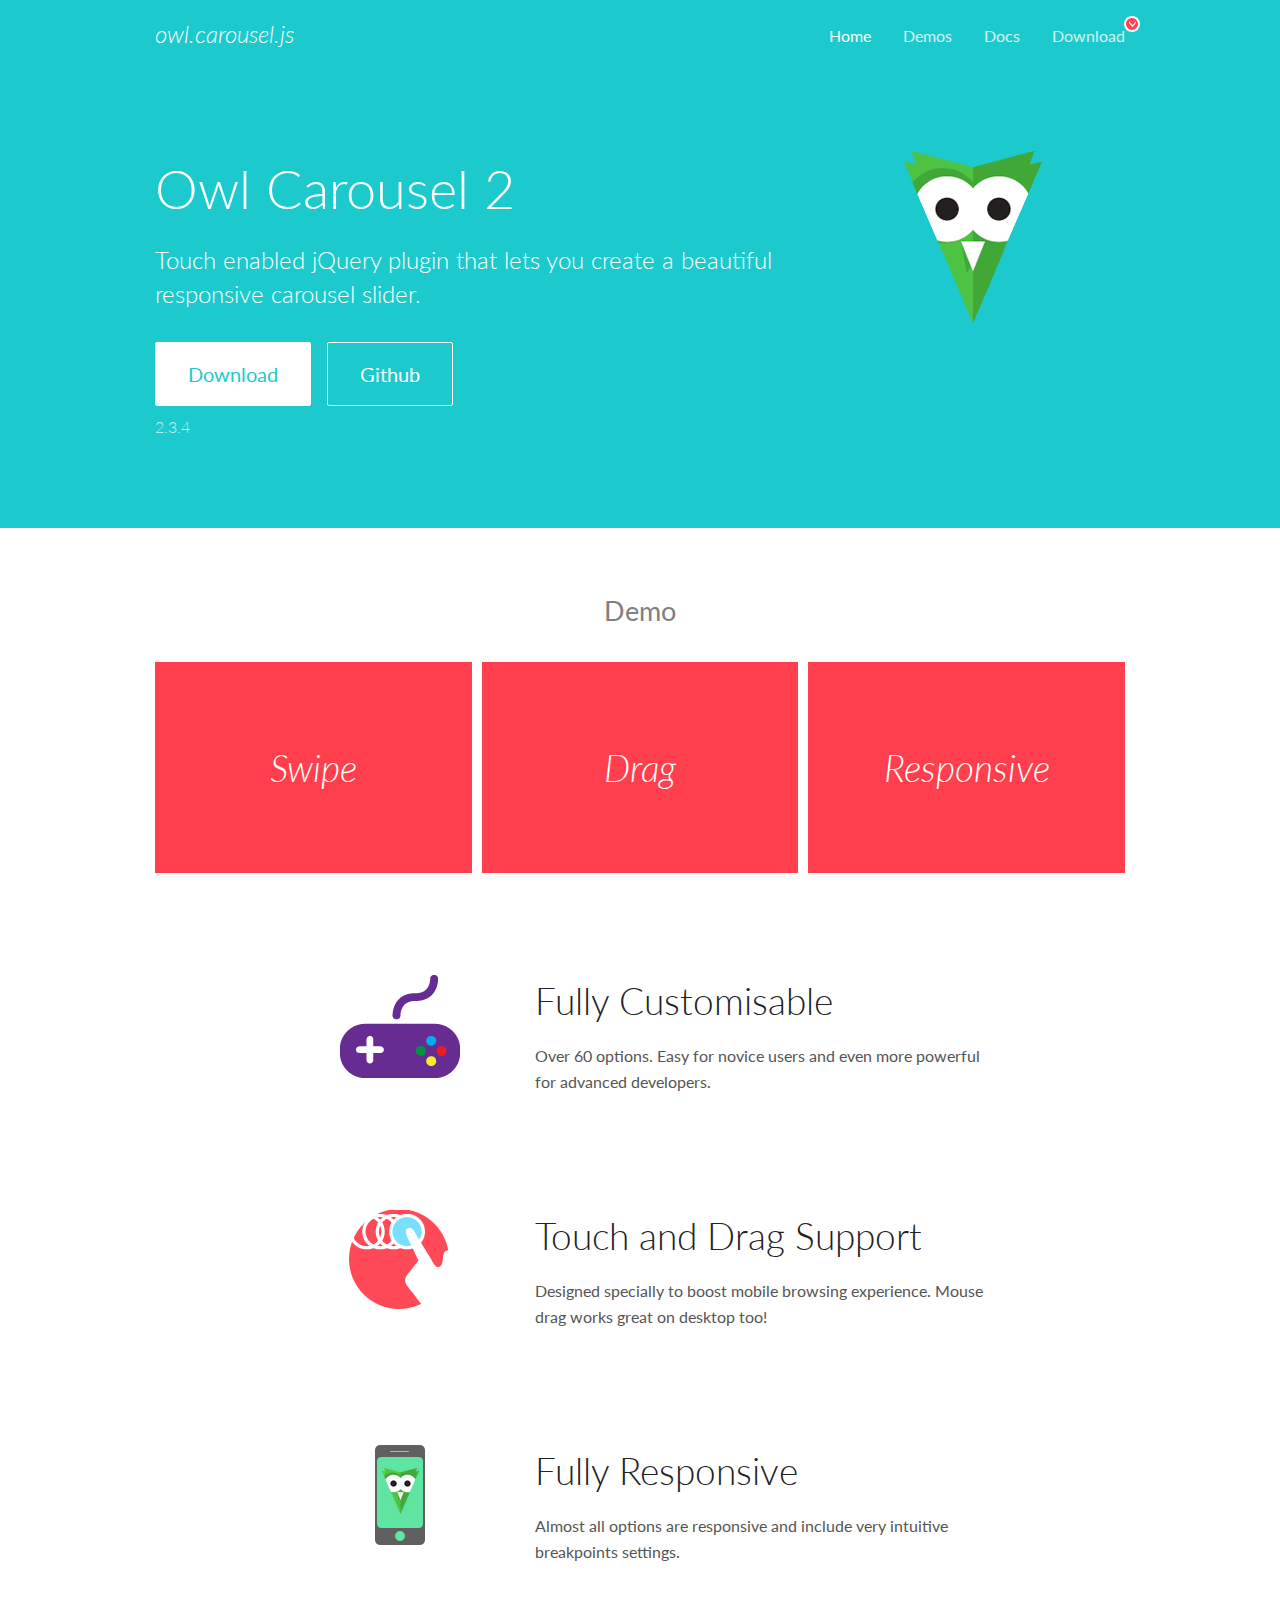
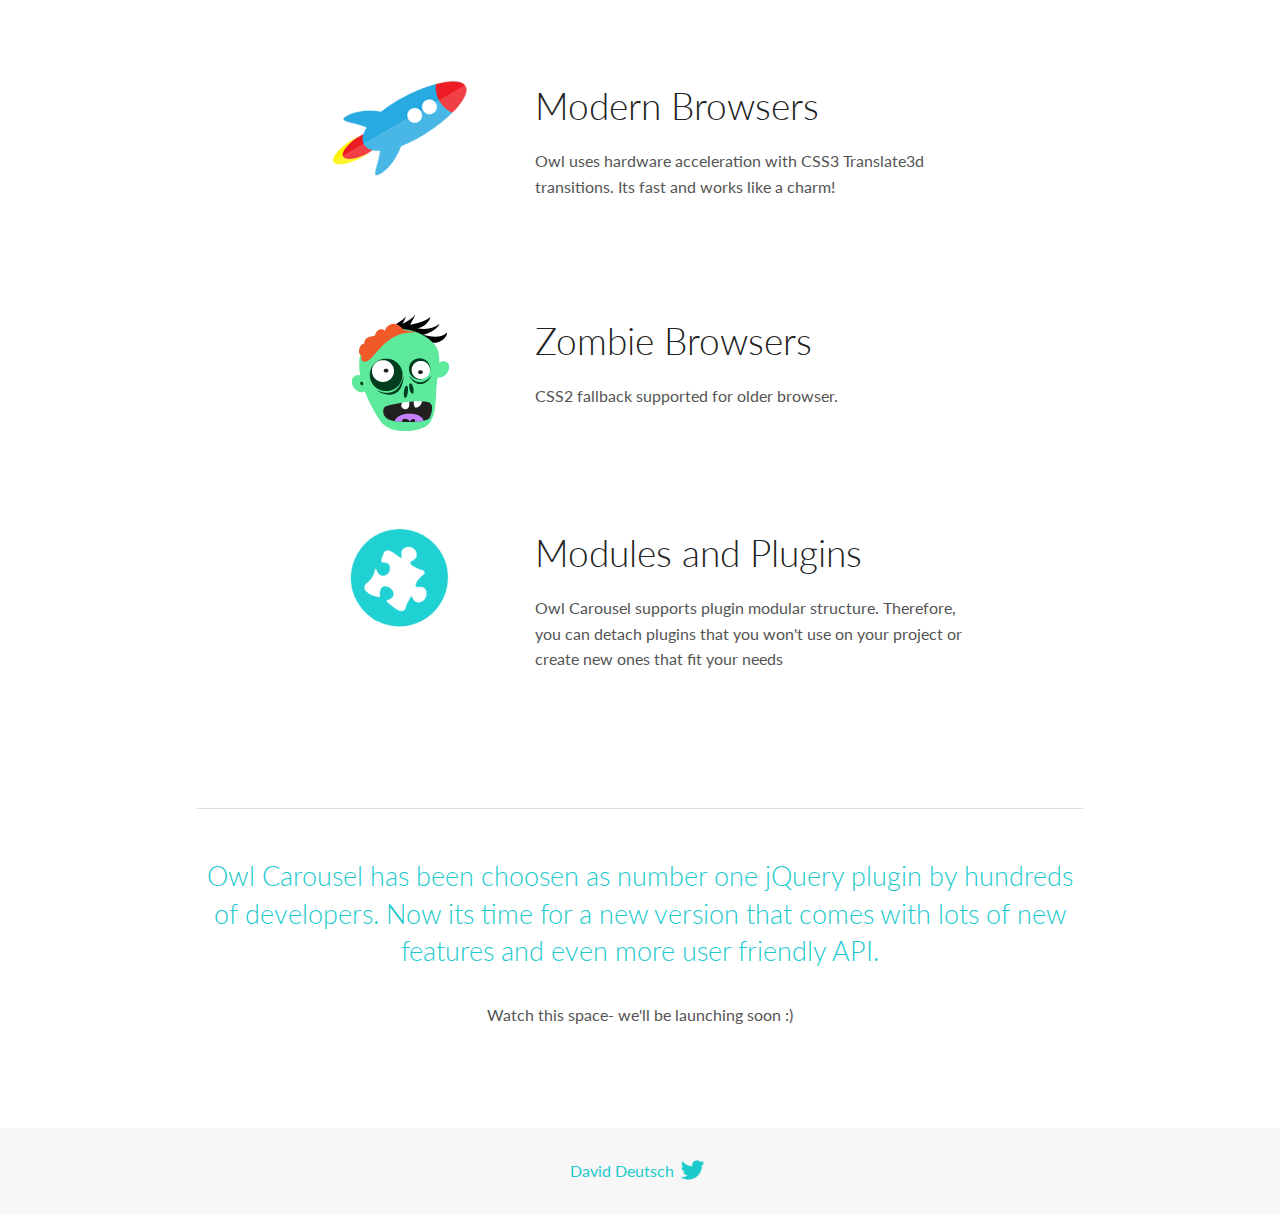
<file: OwlCarousel2-2.3.4/docs/index.html>
<!DOCTYPE html>
<html lang="en">
  <head>

    <!-- head -->
    <meta charset="utf-8">
    <meta name="msapplication-tap-highlight" content="no" />
    <meta name="viewport" content="width=device-width, initial-scale=1.0" />
    <meta name="description" content="Touch enabled jQuery plugin that lets you create beautiful responsive carousel slider.">
    <meta name="author" content="David Deutsch">
    <title>
      Home | Owl Carousel | 2.3.4
    </title>

    <!-- Stylesheets -->
    <link href='https://fonts.googleapis.com/css?family=Lato:300,400,700,400italic,300italic' rel='stylesheet' type='text/css'>
    <link rel="stylesheet" href="assets/css/docs.theme.min.css">

    <!-- Owl Stylesheets -->
    <link rel="stylesheet" href="assets/owlcarousel/assets/owl.carousel.min.css">
    <link rel="stylesheet" href="assets/owlcarousel/assets/owl.theme.default.min.css">

    <!-- HTML5 shim and Respond.js IE8 support of HTML5 elements and media queries -->

    <!--[if lt IE 9]>
      <script src="https://oss.maxcdn.com/libs/html5shiv/3.7.0/html5shiv.js"></script>
      <script src="https://oss.maxcdn.com/libs/respond.js/1.3.0/respond.min.js"></script>
    <![endif]-->

    <!-- Favicons -->
    <link rel="apple-touch-icon-precomposed" sizes="144x144" href="assets/ico/apple-touch-icon-144-precomposed.png">
    <link rel="shortcut icon" href="assets/ico/favicon.png">
    <link rel="shortcut icon" href="favicon.ico">

    <!-- Yeah i know js should not be in header. Its required for demos.-->

    <!-- javascript -->
    <script src="assets/vendors/jquery.min.js"></script>
    <script src="assets/owlcarousel/owl.carousel.js"></script>
  </head>
  <body>

    <!-- header -->
    <header class="header">
      <div class="row">
        <div class="large-12 columns">
          <div class="brand left">
            <h3>
              <a href="/OwlCarousel2/">owl.carousel.js</a> 
            </h3>
          </div>
          <a id="toggle-nav" class="right">
            <span></span> <span></span> <span></span> 
          </a> 
          <div class="nav-bar">
            <ul class="clearfix">
              <li class="active">
                <a href="/OwlCarousel2/index.html">Home</a> 
              </li>
              <li> <a href="/OwlCarousel2/demos/demos.html">Demos</a>  </li>
              <li> <a href="/OwlCarousel2/docs/started-welcome.html">Docs</a>  </li>
              <li>
                <a href="https://github.com/OwlCarousel2/OwlCarousel2/archive/2.3.4.zip">Download</a> 
                <span class="download"></span> 
              </li>
            </ul>
          </div>
        </div>
      </div>
    </header>

    <!-- home panel -->
    <section id="hero">
      <div class="row">
        <div class="large-8 medium-8 columns">
          <h1>Owl Carousel 2</h1>
          <h4>Touch enabled jQuery plugin that lets you create a beautiful responsive carousel slider.</h4>
          <a href="https://github.com/OwlCarousel2/OwlCarousel2/archive/2.3.4.zip" class="hero-button">Download</a> 
          <a href="https://github.com/OwlCarousel2/OwlCarousel2" class="hero-button outline">Github</a> 
          <p>2.3.4</p>
        </div>
        <div class="large-4 medium-4 columns">
          <img class="owl-logo" src="assets/img/owl-logo.png" alt="mr. Owl">
        </div>
      </div>
    </section>

    <!-- body -->
    <div class="home-demo">
      <div class="row">
        <div class="large-12 columns">
          <h3>Demo</h3>
          <div class="owl-carousel">
            <div class="item">
              <h2>Swipe</h2>
            </div>
            <div class="item">
              <h2>Drag</h2>
            </div>
            <div class="item">
              <h2>Responsive</h2>
            </div>
            <div class="item">
              <h2>CSS3</h2>
            </div>
            <div class="item">
              <h2>Fast</h2>
            </div>
            <div class="item">
              <h2>Easy</h2>
            </div>
            <div class="item">
              <h2>Free</h2>
            </div>
            <div class="item">
              <h2>Upgradable</h2>
            </div>
            <div class="item">
              <h2>Tons of options</h2>
            </div>
            <div class="item">
              <h2>Infinity</h2>
            </div>
            <div class="item">
              <h2>Auto Width</h2>
            </div>
          </div>
        </div>
      </div>
    </div>
    <script>
      var owl = $('.owl-carousel');
      owl.owlCarousel({
        margin: 10,
        loop: true,
        responsive: {
          0: {
            items: 1
          },
          600: {
            items: 2
          },
          1000: {
            items: 3
          }
        }
      })
    </script>

    <!-- features -->
    <div id="features">
      <div class="row">
        <div class="small-12 medium-9 small-centered columns">
          <section class="row feature">
            <div class="medium-4 small-12 columns">
              <img src="assets/img/feature-options.png" alt="">
            </div>
            <div class="medium-8 small-12 columns">
              <h2>Fully Customisable</h2>
              <p>Over 60 options. Easy for novice users and even more powerful for advanced developers.</p>
            </div>
          </section>
          <section class="row feature">
            <div class="medium-4 small-12 columns">
              <img src="assets/img/feature-drag.png" alt="">
            </div>
            <div class="medium-8 small-12 columns">
              <h2>Touch and Drag Support</h2>
              <p>Designed specially to boost mobile browsing experience. Mouse drag works great on desktop too!</p>
            </div>
          </section>
          <section class="row feature">
            <div class="medium-4 small-12 columns">
              <img src="assets/img/feature-responsive.png" alt="">
            </div>
            <div class="medium-8 small-12 columns">
              <h2>Fully Responsive</h2>
              <p>Almost all options are responsive and include very intuitive breakpoints settings.</p>
            </div>
          </section>
          <section class="row feature">
            <div class="medium-4 small-12 columns">
              <img src="assets/img/feature-modern.png" alt="">
            </div>
            <div class="medium-8 small-12 columns">
              <h2>Modern Browsers</h2>
              <p>Owl uses hardware acceleration with CSS3 Translate3d transitions. Its fast and works like a charm! </p>
            </div>
          </section>
          <section class="row feature">
            <div class="medium-4 small-12 columns">
              <img src="assets/img/feature-zombie.png" alt="">
            </div>
            <div class="medium-8 small-12 columns">
              <h2>Zombie Browsers</h2>
              <p>CSS2 fallback supported for older browser.</p>
            </div>
          </section>
          <section class="row feature">
            <div class="medium-4 small-12 columns">
              <img src="assets/img/feature-module.png" alt="">
            </div>
            <div class="medium-8 small-12 columns">
              <h2>Modules and Plugins</h2>
              <p>Owl Carousel supports plugin modular structure. Therefore, you can detach plugins that you won&#x27;t use on your project or create new ones that fit your needs</p>
            </div>
          </section>
        </div>
      </div>
    </div>

    <!-- footer -->
    <section id="teaser-text">
      <div class="row">
        <div class="small-12 medium-11 small-centered columns">
          <hr>
          <h3 id="owl-carousel-has-been-choosen-as-number-one-jquery-plugin-by-hundreds-of-developers-now-its-time-for-a-new-version-that-comes-with-lots-of-new-features-and-even-more-user-friendly-api-">Owl Carousel has been choosen as number one jQuery plugin by hundreds of developers. Now its time for a new version that comes with lots of new features and even more user friendly API.</h3>
          <p>Watch this space- we&#39;ll be launching soon :)</p>
        </div>
      </div>
    </section>

    <!-- footer -->
    <footer class="footer">
      <div class="row">
        <div class="large-12 columns">
          <h5>
            <a href="/OwlCarousel2/docs/support-contact.html">David Deutsch</a> 
            <a id="custom-tweet-button" href="https://twitter.com/share?url=https://github.com/OwlCarousel2/OwlCarousel2&text=Owl Carousel - This is so awesome! " target="_blank"></a> 
          </h5>
        </div>
      </div>
    </footer>

    <!-- vendors -->
    <script src="assets/vendors/highlight.js"></script>
    <script src="assets/js/app.js"></script>
  </body>
</html>
</file>
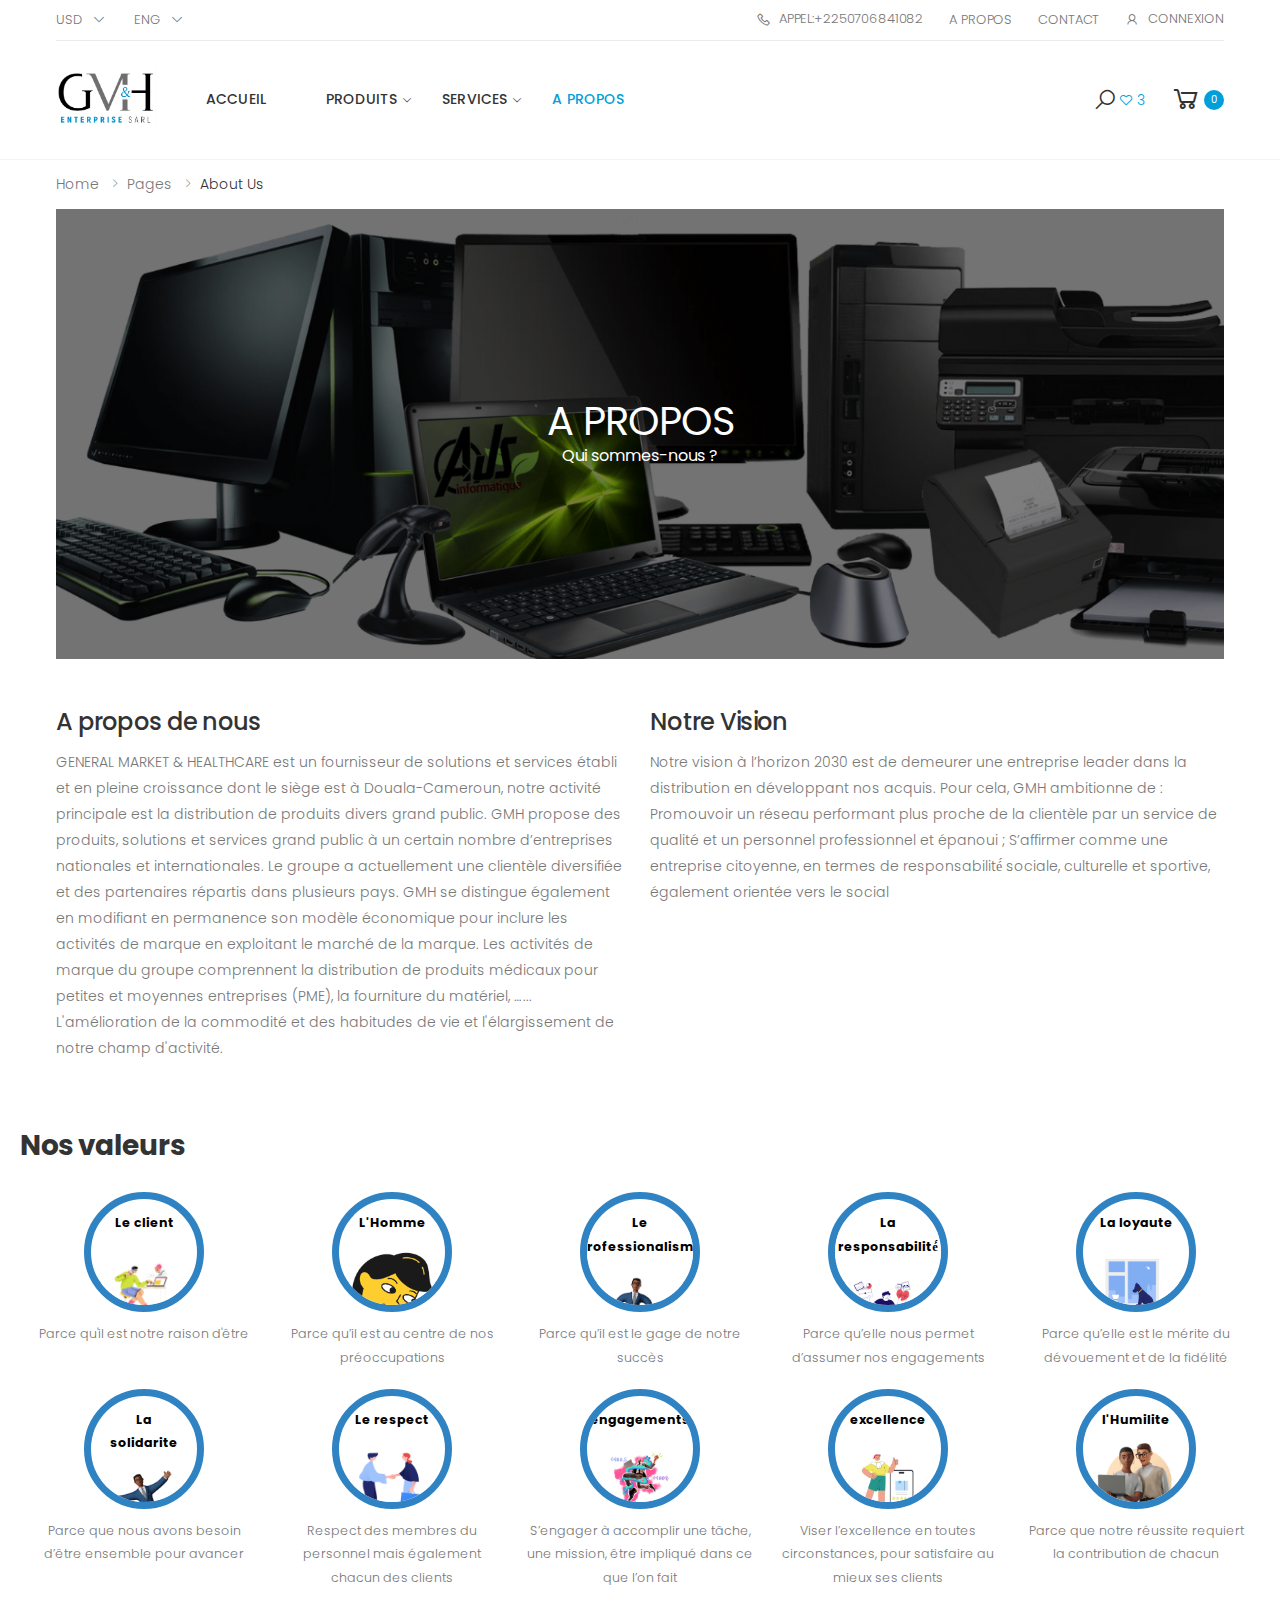
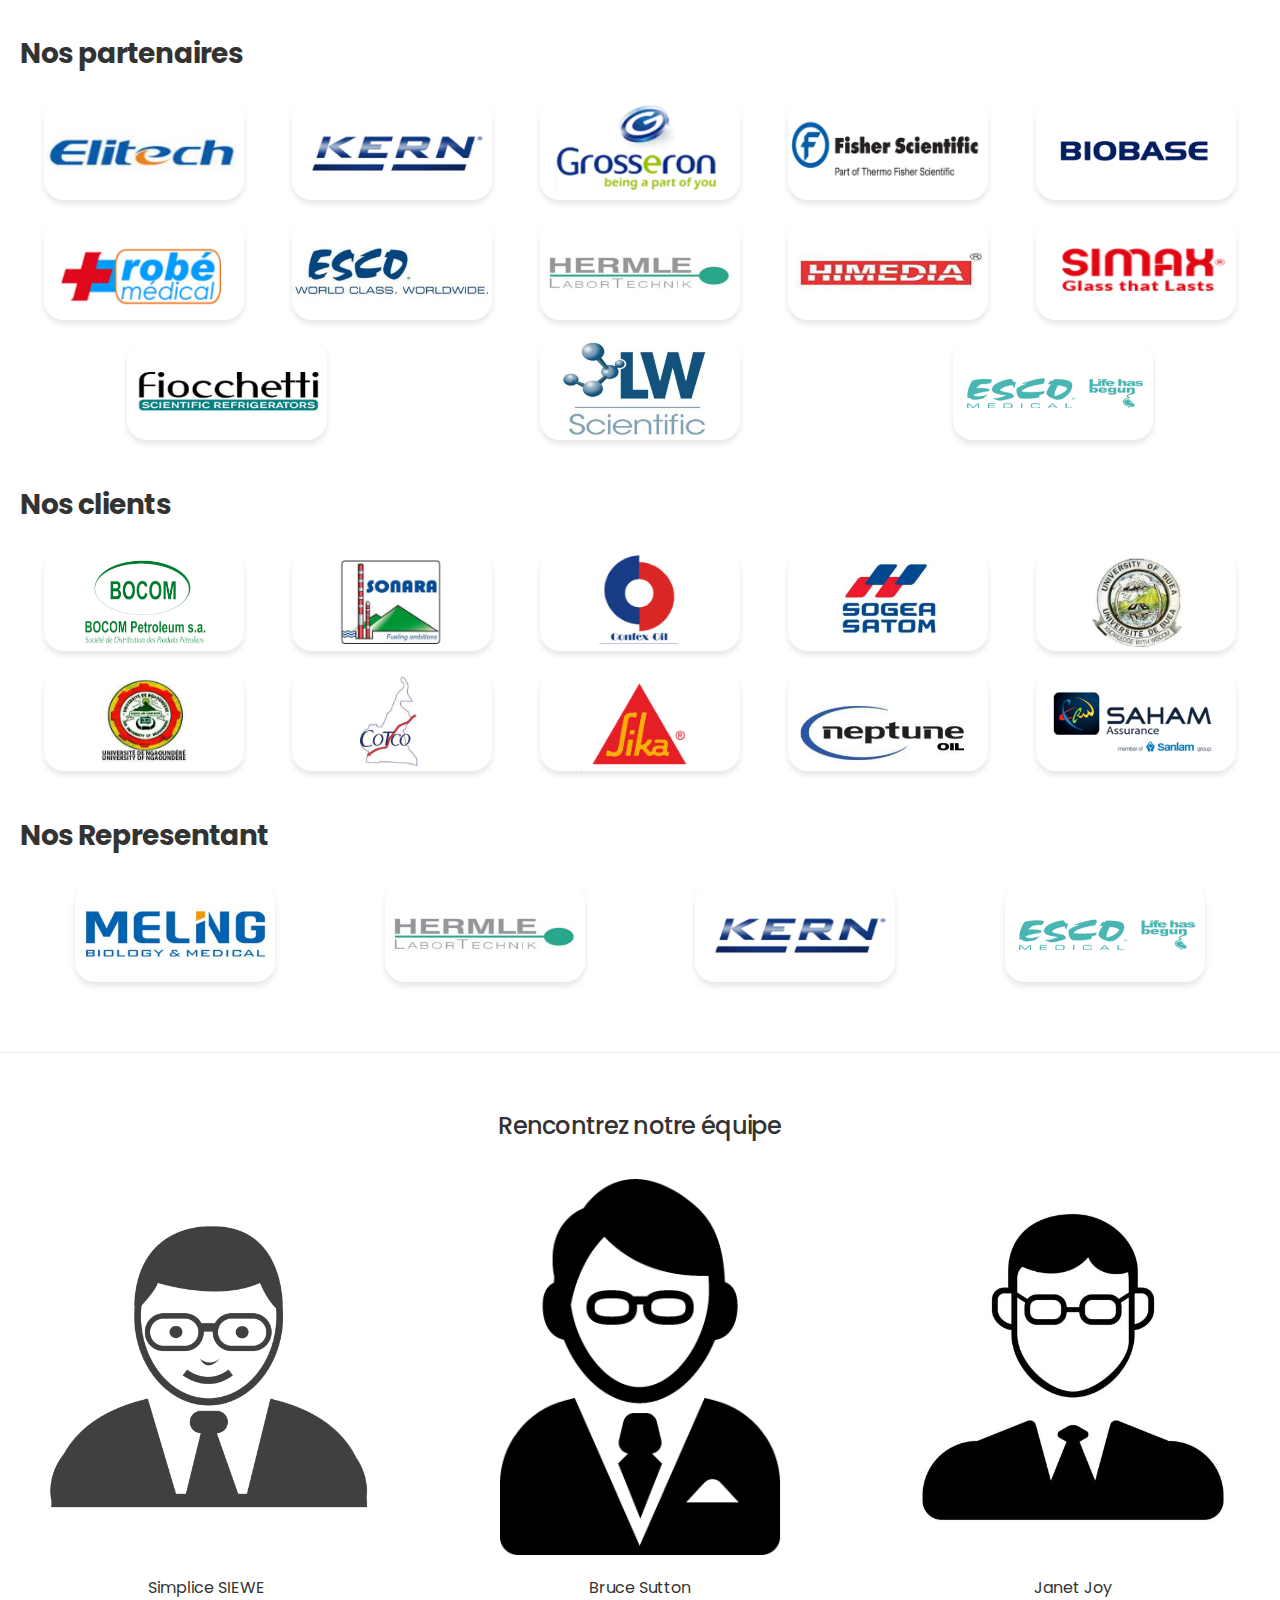
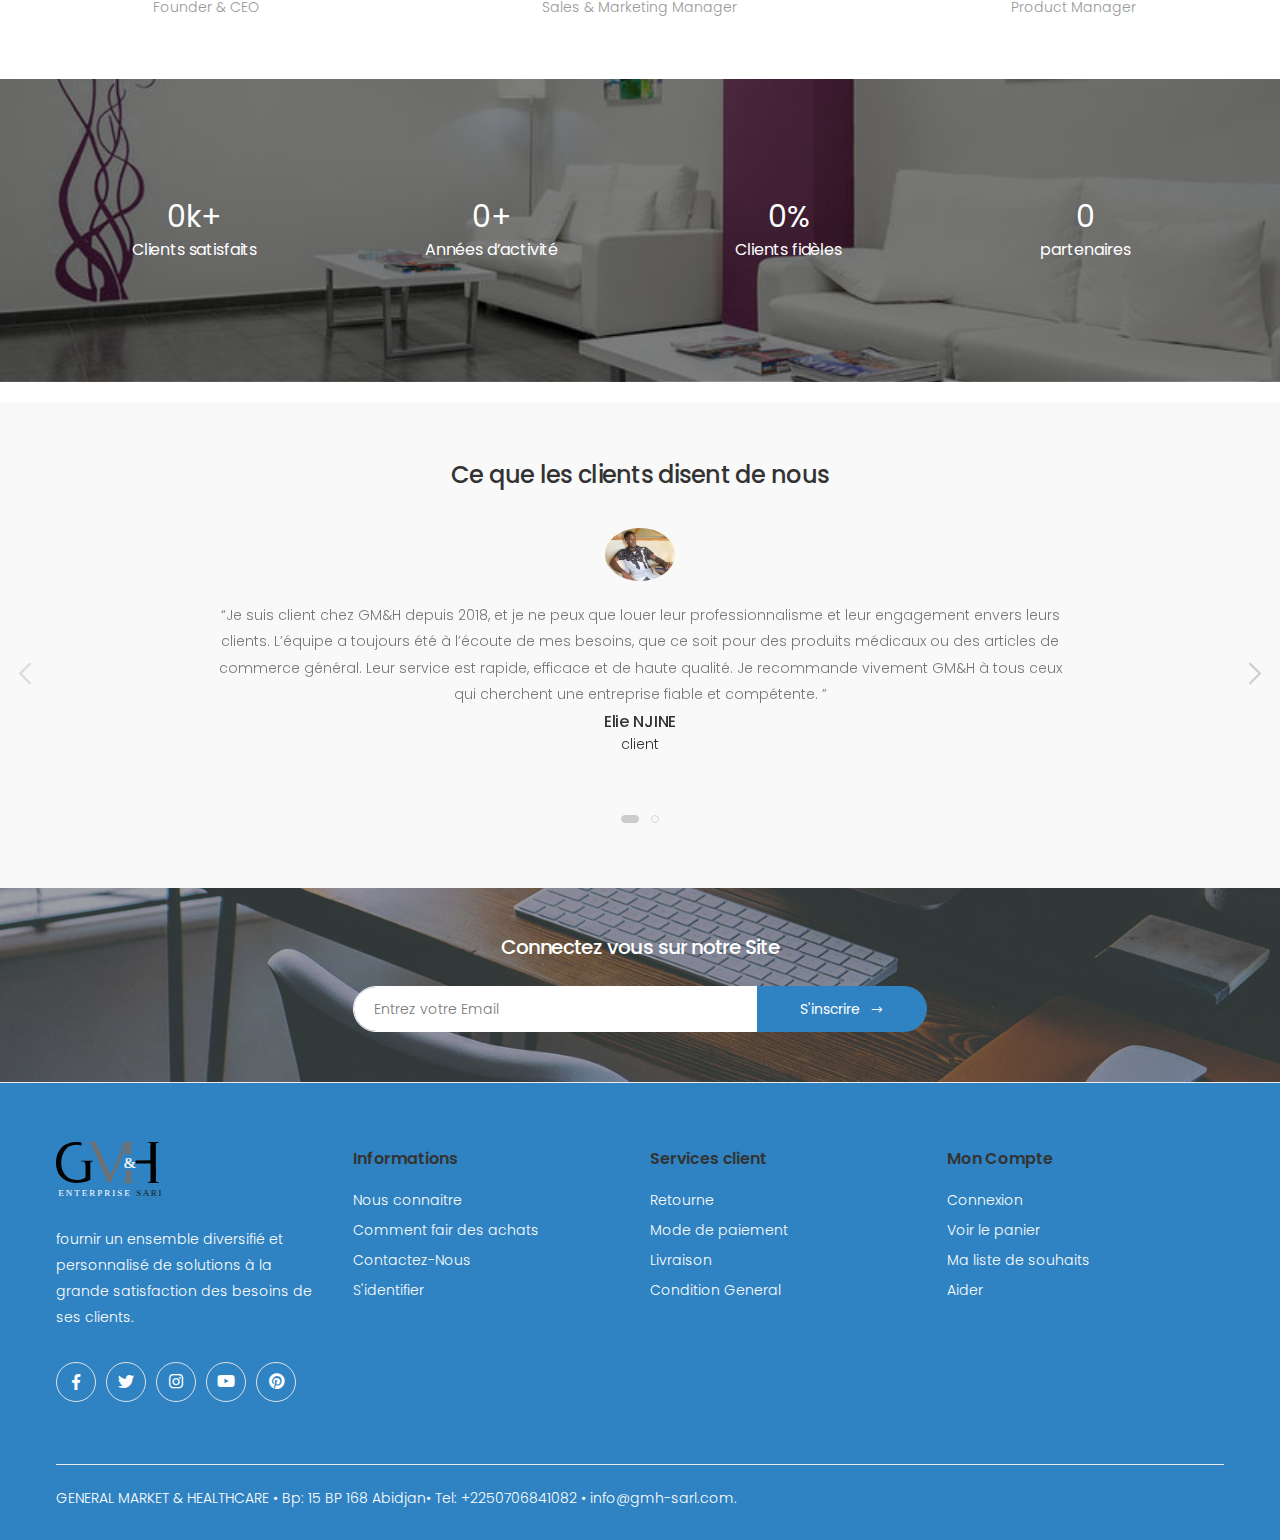
<file: about.html>
<!DOCTYPE html>
<html lang="fr" dir="ltr">


<!-- GM&H/about.html  04 jul 2024 10:03:51 GMT -->
<head>
    <meta charset="UTF-8">
    <meta http-equiv="X-UA-Compatible" content="IE=edge">
    <meta name="viewport" content="width=device-width, initial-scale=1, shrink-to-fit=no">
    <title>A propos</title>
    <meta name="keywords" content="HTML5 Template">
    <meta name="description" content="GM&H - General Market and Healthcare">
    <meta name="author" content="p-themes">
    <!-- Favicon -->
    <link rel="apple-touch-icon" sizes="180x180" href="assets/images/icons/gmh.png">
    <link rel="icon" type="image/png" sizes="32x32" href="assets/images/icons/gmh.png">
    <link rel="icon" type="image/png" sizes="16x16" href="assets/images/icons/gmh.png">
    <link rel="manifest" href="assets/images/icons/site.html">
    <link rel="mask-icon" href="assets/images/icons/gmh.png" color="#666666">
    <link rel="shortcut icon" href="assets/images/icons/gmh.png">
    <meta name="apple-mobile-web-app-title" content="GM&H">
    <meta name="application-name" content="GM&H">
    <meta name="msapplication-TileColor" content="#cc9966">
    <meta name="msapplication-config" content="assets/images/icons/browserconfig.xml">
    <meta name="theme-color" content="#ffffff">
    <!-- Plugins CSS File -->
    <link rel="stylesheet" href="assets/css/bootstrap.min.css">
    <link rel="stylesheet" href="assets/css/plugins/owl-carousel/owl.carousel.css">
    <link rel="stylesheet" href="assets/css/valeurs.css">
    <!-- Main CSS File -->
    <link rel="stylesheet" href="assets/css/style.css">
    <link rel="stylesheet" href="assets/css/active.css">

    <script src="main.js" defer></script>
</head>

<body>
    <div class="page-wrapper">

        <header class="header">
            <div class="header-top">
                <div class="container">
                    <div class="header-left">
                        <div class="header-dropdown">
                            <a href="#">Usd</a>
                            <div class="header-menu">
                                <ul>
                                    <li><a href="#">XFA</a></li>
                                    <li><a href="#">USD</a></li>
                                </ul>
                            </div><!-- End .header-menu -->
                        </div><!-- End .header-dropdown -->

                        <div class="header-dropdown">
                            <a href="#">Eng</a>
                            <div class="header-menu">
                                <ul>
                                    <li><a href="#">English</a></li>
                                    <li><a href="#">French</a></li>

                                </ul>
                            </div><!-- End .header-menu -->
                        </div><!-- End .header-dropdown -->
                    </div><!-- End .header-left -->

                    <div class="header-right">
                        <ul class="top-menu">
                            <li>
                                <a href="#">plus</a>
                                <ul>
                                    <li><a href="tel:#"><i class="icon-phone"></i>Appel:+2250706841082</a></li>
                                    <li><a href="about.html">A Propos</a></li>
                                    <li><a href="contact.html">Contact </a></li>
                                    <li><a href="#signin-modal" data-toggle="modal"><i class="icon-user"></i>Connexion</a></li>
                                </ul>
                            </li>
                        </ul><!-- End .top-menu -->
                    </div><!-- End .header-right -->
                </div><!-- End .container -->
            </div><!-- End .header-top -->

            <div class="header-middle sticky-header">
                <div class="container">
                    <div class="header-left">
                        <button class="mobile-menu-toggler">
                            <span class="sr-only">Toggle mobile menu</span>
                            <i class="icon-bars"></i>
                        </button>

                        <a href="https://www.portotheme.com/html/molla/index1.html" class="logo">
                            <img src="assets/images/demos/demo-21/gmh.png" alt="" width="100" height="25">
                        </a>

                        <nav class="main-nav">
                            <ul class="menu sf-arrows">
                                <li >
                                    <a href="index.html">Accueil</a>

                                  
                                </li>
                                <li>
                                    <a href="index-4.html" >Produits</a>

                                    <ul>

                                        <li><a href="index-4.html#new-phones-tab" class="nav-category">Informatique</a></li>
                                        <!-- <li><a href="#new-all-link">Communication</a></li> -->
                                        <li><a href="index-4.html#new-tv-tab" class="nav-category">Healthcare</a></li>
                                        <li><a href="index-4.html#new-acc-tab" class="nav-category">Sauvegarde</a></li>
                                        <li><a href="index-4.html#new-watches-tab" class="nav-category">Securité</a></li>
                                        <li><a href="index-4.html#new-computers-tab" class="nav-category">Infracstructure</a></li>

                                        
                                    </ul>
                                </li>
                                </li>
                                <li>
                                    <a href="blog-listing.html" class="sf-with-ul">Services</a>

                                    <div class="megamenu megamenu-sm">
                                        <div class="row no-gutters">
                                            <div class="col-md-6">
                                                <div class="menu-col">
                                                    <div class="menu-title">Product Details</div><!-- End .menu-title -->
                                                    <ul>
                                                        <li><a href="blog-listing.html#section7">Informatique</a></li>
                                                        <li><a href="blog-listing.html#section8">Communication</a></li>
                                                        <li><a href="blog-listing.html#section9"><span>Healthcare<span class="tip tip-new">New</span></span></a></li>
                                                        <li><a href="blog-listing.html#section10">Sauvegarde</a></li>
                                                        <li><a href="blog-listing.html#section11">Securité</a></li>
                                                        <li><a href="blog-listing.html#section12">Infracstructure</a></li>
                                                    </ul>
                                                </div><!-- End .menu-col -->
                                            </div><!-- End .col-md-6 -->

                                            <div class="col-md-6">
                                                <div class="banner banner-overlay">
                                                    <a href="category.html">
                                                        <img src="assets/images/menu/banner-2.jpg" alt="Banner">

                                                        <div class="banner-content banner-content-bottom">
                                                 
                                                        </div><!-- End .banner-content -->
                                                    </a>
                                                </div><!-- End .banner -->
                                            </div><!-- End .col-md-6 -->
                                        </div><!-- End .row -->
                                    </div><!-- End .megamenu megamenu-sm -->
                                </li>
                                <li>
                                    <a href="about.html" class="active">A Propos</a>
                                       
                                </li>
                                
                                   
                            </ul><!-- End .menu -->
                        </nav><!-- End .main-nav -->
                    </div><!-- End .header-left -->

                    <div class="header-right">
                        <div class="header-search">
                            <a href="#" class="search-toggle" role="button" title="Search"><i class="icon-search"></i></a>
                            <form action="#" method="get">
                                <div class="header-search-wrapper">
                                    <label for="q" class="sr-only">Rechercher..</label>
                                    <input type="search" class="form-control" name="q" id="q" placeholder="Rechercher..." required>
                                </div><!-- End .header-search-wrapper -->
                            </form>
                        </div><!-- End .header-search -->
                        <div class="wishlist">
                            <a href="wishlist.html" title="Wishlist">
                                <i class="icon-heart-o"></i>
                                <span class="wishlist-count" style="background-color: rgba(0, 0, 0, 0);">3</span>
                            </a>
                        </div><!-- End .compare-dropdown -->

                        <div class="dropdown cart-dropdown">
                            <a href="panier.html" class="dropdown-toggle" >
                                <i href="panier.html"  class="icon-shopping-cart"></i>
                                <span class="cart-count" >0</span>
                            </a>


                        </div><!-- End .cart-dropdown -->
                    </div><!-- End .header-right -->
                </div><!-- End .container -->
            </div><!-- End .header-middle -->
        </header><!-- End .header -->

        <main class="main">
            <nav aria-label="breadcrumb" class="breadcrumb-nav border-0 mb-0">
                <div class="container">
                    <ol class="breadcrumb">
                        <li class="breadcrumb-item"><a href="index.html">Home</a></li>
                        <li class="breadcrumb-item"><a href="#">Pages</a></li>
                        <li class="breadcrumb-item active" aria-current="page">About us</li>
                    </ol>
                </div><!-- End .container -->
            </nav><!-- End .breadcrumb-nav -->
            <div class="container">
	        	<div class="page-header page-header-big text-center" style="background-image: linear-gradient(rgba(0, 0, 0, 0.5), rgba(0, 0, 0, 0.5)), url('images/apropo1.png');">
        			<h1 class="page-title text-white">A PROPOS<span class="text-white">Qui sommes-nous ?</span></h1>
	        	</div><!-- End .page-header -->
            </div><!-- End .container -->

            <div class="page-content pb-0">
                <div class="container">
                    <div class="row">
                        <div class="col-lg-6 mb-3 mb-lg-0">
                            <h2 class="title">A propos de nous</h2><!-- End .title -->
                            <p>GENERAL MARKET & HEALTHCARE est un fournisseur de solutions et services établi et en pleine croissance dont le siège est à Douala-Cameroun,  notre activité principale est la distribution de produits divers grand public.  GMH propose des produits, solutions et services grand public à un certain  nombre d’entreprises nationales et internationales. Le groupe a actuellement  une clientèle diversifiée et des partenaires répartis dans plusieurs pays. GMH se distingue également en modifiant en permanence son modèle  économique pour inclure les activités de marque en exploitant le marché de la  marque. Les activités de marque du groupe comprennent la distribution de  produits médicaux pour petites et moyennes entreprises (PME), la fourniture  du matériel, …... L'amélioration de la commodité et des habitudes de vie et l'élargissement de notre champ d'activité. </p>
                        </div><!-- End .col-lg-6 -->
                        
                        <div class="col-lg-6">
                            <h2 class="title">Notre Vision</h2><!-- End .title -->
                            <p>Notre vision à l’horizon 2030 est de demeurer une entreprise leader dans la  distribution en développant nos acquis. Pour cela, GMH ambitionne de : Promouvoir un réseau performant plus proche de la clientèle par un service de  qualité et un personnel professionnel et épanoui ; S’affirmer comme une entreprise citoyenne, en termes de responsabilité́ sociale, culturelle et sportive, également orientée vers le social </p>
                        </div><!-- End .col-lg-6 -->
                    </div><!-- End .row -->

                    <div class="mb-5"></div><!-- End .mb-4 -->
                </div><!-- End .container -->


                <section class="valeurs-section">
                    <h2 class="valeurs-titre" >Nos valeurs</h2>
                    <div class="valeurs-container">
                        <div class="valeur-item">
                            <div class="valeur-cercle">
                                <p class="valeur-nom">Le client</p>
                                <img src="images/valeurs/client.png" alt="Le client">
                            </div>
                            <p class="valeur-description">Parce qu'il est notre raison d'être</p>
                        </div>
                        <!-- Répétez le div ci-dessus pour chaque valeur supplémentaire -->
                        <!-- Exemple pour une deuxième valeur -->
                        <div class="valeur-item">
                            <div class="valeur-cercle">
                                <p class="valeur-nom">L'Homme</p>
                                <img src="images/valeurs/l'homme.png" alt="Qualité">
                            </div>
                            <p class="valeur-description">Parce qu’il est au centre de nos préoccupations</p>
                        </div>
                        <div class="valeur-item">
                            <div class="valeur-cercle">
                                <p class="valeur-nom">Le professionalisme</p>
                                <img src="images/valeurs/pro.png" alt="professionnel">
                            </div>
                            <p class="valeur-description">Parce qu’il est le gage de notre succès</p>
                        </div>
                        <div class="valeur-item">
                            <div class="valeur-cercle">
                                <p class="valeur-nom">La responsabilité́</p>
                                <img src="images/valeurs/respo.png" alt="responsable">
                            </div>
                            <p class="valeur-description">Parce qu’elle nous permet d’assumer nos engagements</p>
                        </div>
                        <div class="valeur-item">
                            <div class="valeur-cercle">
                                <p class="valeur-nom">La loyaute</p>
                                <img src="images/valeurs/loyal.png" alt="loyale">
                            </div>
                            <p class="valeur-description">Parce qu’elle est le mérite du dévouement et de la fidélité</p>
                        </div>
                        <div class="valeur-item">
                            <div class="valeur-cercle">
                                <p class="valeur-nom">La solidarite</p>
                                <img src="images/valeurs/solidaire.png" alt="solidaire">
                            </div>
                            <p class="valeur-description">Parce que nous avons besoin d’être ensemble pour avancer</p>
                        </div>
                        <div class="valeur-item">
                            <div class="valeur-cercle">
                                <p class="valeur-nom">Le respect</p>
                                <img src="images/valeurs/respect.png" alt="respect">
                            </div>
                            <p class="valeur-description">Respect des membres du personnel mais également chacun des clients</p>
                        </div>
                        <div class="valeur-item">
                            <div class="valeur-cercle">
                                <p class="valeur-nom">engagements</p>
                                <img src="images/valeurs/Engagement.png" alt="engage">
                            </div>
                            <p class="valeur-description">S’engager à accomplir une tâche, une mission, être impliqué dans ce que l’on  fait</p>
                        </div>
                        <div class="valeur-item">
                            <div class="valeur-cercle">
                                <p class="valeur-nom">excellence</p>
                                <img src="images/valeurs/excelent.png" alt="excellent">
                            </div>
                            <p class="valeur-description">Viser l’excellence en toutes circonstances, pour satisfaire au mieux ses clients</p>
                        </div>
                        <div class="valeur-item">
                            <div class="valeur-cercle">
                                <p class="valeur-nom">l'Humilite</p>
                                <img src="images/valeurs/humble.png" alt="humble">
                            </div>
                            <p class="valeur-description">Parce que notre réussite requiert la contribution de chacun</p>
                        </div>
                    </div>
                </section>


                <section class="custom-partenaires-section">
                    <h2 class="custom-title">Nos partenaires</h2>
                    <div class="custom-container">
                        <div class="custom-brands-display">
                            <div class="custom-row">
                                <div class="custom-col">
                                    <a href="#" class="custom-brand">
                                        <img src="images/logos/d1.png" alt="Brand Name">
                                    </a>
                                </div>
                                <div class="custom-col">
                                    <a href="#" class="custom-brand">
                                        <img src="images/logos/d2.png" alt="Brand Name">
                                    </a>
                                </div>
                                <div class="custom-col">
                                    <a href="#" class="custom-brand">
                                        <img src="images/logos/d4.png" alt="Brand Name">
                                    </a>
                                </div>
                                <div class="custom-col">
                                    <a href="#" class="custom-brand">
                                        <img src="images/logos/d5.png" alt="Brand Name">
                                    </a>
                                </div>
                                <div class="custom-col">
                                    <a href="#" class="custom-brand">
                                        <img src="images/logos/d6.png" alt="Brand Name">
                                    </a>
                                </div>
                                <div class="custom-col">
                                    <a href="#" class="custom-brand">
                                        <img src="images/logos/d7.png" alt="Brand Name">
                                    </a>
                                </div>
                                <div class="custom-col">
                                    <a href="#" class="custom-brand">
                                        <img src="images/logos/d8.png" alt="Brand Name">
                                    </a>
                                </div>
                                <div class="custom-col">
                                    <a href="#" class="custom-brand">
                                        <img src="images/logos/d9.png" alt="Brand Name">
                                    </a>
                                </div>
                                <div class="custom-col">
                                    <a href="#" class="custom-brand">
                                        <img src="images/logos/d10.png" alt="Brand Name">
                                    </a>
                                </div>
                                <div class="custom-col">
                                    <a href="#" class="custom-brand">
                                        <img src="images/logos/d11.png" alt="Brand Name">
                                    </a>
                                </div>
                                <div class="custom-col">
                                    <a href="#" class="custom-brand">
                                        <img src="images/logos/d12.png" alt="Brand Name">
                                    </a>
                                </div>
                                <div class="custom-col">
                                    <a href="#" class="custom-brand">
                                        <img src="images/logos/d13.png" alt="Brand Name">
                                    </a>
                                </div>
                                <div class="custom-col">
                                    <a href="#" class="custom-brand">
                                        <img src="images/logos/d14.png" alt="Brand Name">
                                    </a>
                                </div>
                            </div>
                        </div>
                    </div>
                </section>


                <section class="custom-partenaires-section">
                    <h2 class="custom-title">Nos clients</h2>
                    <div class="custom-container">
                        <div class="custom-brands-display">
                            <div class="custom-row">
                                <div class="custom-col">
                                    <a href="#" class="custom-brand">
                                        <img src="images/logos/c1.png" alt="Brand Name">
                                    </a>
                                </div>
                                <div class="custom-col">
                                    <a href="#" class="custom-brand">
                                        <img src="images/logos/c2.png" alt="Brand Name">
                                    </a>
                                </div>
                                <div class="custom-col">
                                    <a href="#" class="custom-brand">
                                        <img src="images/logos/c3.png" alt="Brand Name">
                                    </a>
                                </div>
                                <div class="custom-col">
                                    <a href="#" class="custom-brand">
                                        <img src="images/logos/c4.png" alt="Brand Name">
                                    </a>
                                </div>
                                <div class="custom-col">
                                    <a href="#" class="custom-brand">
                                        <img src="images/logos/c5.png" alt="Brand Name">
                                    </a>
                                </div>
                                <div class="custom-col">
                                    <a href="#" class="custom-brand">
                                        <img src="images/logos/c6.png" alt="Brand Name">
                                    </a>
                                </div>
                                <div class="custom-col">
                                    <a href="#" class="custom-brand">
                                        <img src="images/logos/c7.png" alt="Brand Name">
                                    </a>
                                </div>
                                <div class="custom-col">
                                    <a href="#" class="custom-brand">
                                        <img src="images/logos/c8.png" alt="Brand Name">
                                    </a>
                                </div>
                                <div class="custom-col">
                                    <a href="#" class="custom-brand">
                                        <img src="images/logos/c9.png" alt="Brand Name">
                                    </a>
                                </div>
                                <div class="custom-col">
                                    <a href="#" class="custom-brand">
                                        <img src="images/logos/c10.png" alt="Brand Name">
                                    </a>
                                </div>
                            </div>
                        </div>
                    </div>
                </section>



                <section class="custom-partenaires-section">
                    <h2 class="custom-title">Nos ​Representant</h2>
                    <div class="custom-container">
                        <div class="custom-brands-display">
                            <div class="custom-row">
                                <div class="custom-col">
                                    <a href="#" class="custom-brand">
                                        <img src="images/logos/d15.png" alt="Brand Name">
                                    </a>
                                </div>
                                <div class="custom-col">
                                    <a href="#" class="custom-brand">
                                        <img src="images/logos/d9.png" alt="Brand Name">
                                    </a>
                                </div>
                                <div class="custom-col">
                                    <a href="#" class="custom-brand">
                                        <img src="images/logos/d2.png" alt="Brand Name">
                                    </a>
                                </div>
                                <div class="custom-col">
                                    <a href="#" class="custom-brand">
                                        <img src="images/logos/d14.png" alt="Brand Name">
                                    </a>
                                </div>
                            </div>
                        </div>
                    </div>
                </section>


                    <hr class="mt-4 mb-6">

                    <h2 class="title text-center mb-4">Rencontrez notre équipe</h2><!-- End .title text-center mb-2 -->

                    <div class="row">
                        <div class="col-md-4">
                            <div class="member member-anim text-center">
                                <figure class="member-media">
                                    <img src="images/pers1.jpg" alt="member photo">

                                    <figcaption class="member-overlay">
                                        <div class="member-overlay-content">
                                            <h3 class="member-title">Simplice SIEWE<span>Founder & CEO</span></h3><!-- End .member-title -->
                                            <p>Simplice SIEWE, entrepreneur camerounais, a créé GM&H en 2015. L’entreprise se spécialise dans le commerce général et médical. 🌟</p> 
                                            <div class="social-icons social-icons-simple">
                                                <a href="#" class="social-icon" title="Facebook" target="_blank"><i class="icon-facebook-f"></i></a>
                                                <a href="#" class="social-icon" title="Twitter" target="_blank"><i class="icon-twitter"></i></a>
                                                <a href="#" class="social-icon" title="Instagram" target="_blank"><i class="icon-instagram"></i></a>
                                            </div><!-- End .soial-icons -->
                                        </div><!-- End .member-overlay-content -->
                                    </figcaption><!-- End .member-overlay -->
                                </figure><!-- End .member-media -->
                                <div class="member-content">
                                    <h3 class="member-title">Simplice SIEWE<span>Founder & CEO</span></h3><!-- End .member-title -->
                                </div><!-- End .member-content -->
                            </div><!-- End .member -->
                        </div><!-- End .col-md-4 -->

                        <div class="col-md-4">
                            <div class="member member-anim text-center">
                                <figure class="member-media">
                                    <img src="images/pers2.png" alt="member photo">

                                    <figcaption class="member-overlay">
                                        <div class="member-overlay-content">
                                            <h3 class="member-title">Bruce Sutton<span>Sales & Marketing Manager</span></h3><!-- End .member-title -->
                                            <p>Sed pretium, ligula sollicitudin viverra, tortor libero sodales leo, eget blandit nunc.</p> 
                                            <div class="social-icons social-icons-simple">
                                                <a href="#" class="social-icon" title="Facebook" target="_blank"><i class="icon-facebook-f"></i></a>
                                                <a href="#" class="social-icon" title="Twitter" target="_blank"><i class="icon-twitter"></i></a>
                                                <a href="#" class="social-icon" title="Instagram" target="_blank"><i class="icon-instagram"></i></a>
                                            </div><!-- End .soial-icons -->
                                        </div><!-- End .member-overlay-content -->
                                    </figcaption><!-- End .member-overlay -->
                                </figure><!-- End .member-media -->
                                <div class="member-content">
                                    <h3 class="member-title">Bruce Sutton<span>Sales & Marketing Manager</span></h3><!-- End .member-title -->
                                </div><!-- End .member-content -->
                            </div><!-- End .member -->
                        </div><!-- End .col-md-4 -->

                        <div class="col-md-4">
                            <div class="member member-anim text-center">
                                <figure class="member-media">
                                    <img src="images/pers3.jpg" alt="member photo">

                                    <figcaption class="member-overlay">
                                        <div class="member-overlay-content">
                                            <h3 class="member-title">Janet Joy<span>Product Manager</span></h3><!-- End .member-title -->
                                            <p>Sed pretium, ligula sollicitudin viverra, tortor libero sodales leo, eget blandit nunc.</p> 
                                            <div class="social-icons social-icons-simple">
                                                <a href="#" class="social-icon" title="Facebook" target="_blank"><i class="icon-facebook-f"></i></a>
                                                <a href="#" class="social-icon" title="Twitter" target="_blank"><i class="icon-twitter"></i></a>
                                                <a href="#" class="social-icon" title="Instagram" target="_blank"><i class="icon-instagram"></i></a>
                                            </div><!-- End .soial-icons -->
                                        </div><!-- End .member-overlay-content -->
                                    </figcaption><!-- End .member-overlay -->
                                </figure><!-- End .member-media -->
                                <div class="member-content">
                                    <h3 class="member-title">Janet Joy<span>Product Manager</span></h3><!-- End .member-title -->
                                </div><!-- End .member-content -->
                            </div><!-- End .member -->
                        </div><!-- End .col-md-4 -->
                    </div><!-- End .row -->
                </div><!-- End .container -->

                <div class="mb-2"></div><!-- End .mb-2 -->


                <div class="bg-image pt-7 pb-5 pt-md-12 pb-md-9" style="background-image: linear-gradient(rgba(0, 0, 0, 0.5), rgba(0, 0, 0, 0.5)), url('images/salon.jpg');">
                    <div class="container">
                        <div class="row">
                            <div class="col-6 col-md-3">
                                <div class="count-container text-center">
                                    <div class="count-wrapper text-white">
                                        <span class="count" data-from="0" data-to="10" data-speed="3000" data-refresh-interval="50">0</span>k+
                                    </div><!-- End .count-wrapper -->
                                    <h3 class="count-title text-white">Clients satisfaits</h3><!-- End .count-title -->
                                </div><!-- End .count-container -->
                            </div><!-- End .col-6 col-md-3 -->

                            <div class="col-6 col-md-3">
                                <div class="count-container text-center">
                                    <div class="count-wrapper text-white">
                                        <span class="count" data-from="0" data-to="09" data-speed="3000" data-refresh-interval="50">0</span>+
                                    </div><!-- End .count-wrapper -->
                                    <h3 class="count-title text-white">Années d’activité</h3><!-- End .count-title -->
                                </div><!-- End .count-container -->
                            </div><!-- End .col-6 col-md-3 -->

                            <div class="col-6 col-md-3">
                                <div class="count-container text-center">
                                    <div class="count-wrapper text-white">
                                        <span class="count" data-from="0" data-to="95" data-speed="3000" data-refresh-interval="50">0</span>%
                                    </div><!-- End .count-wrapper -->
                                    <h3 class="count-title text-white">Clients fidèles</h3><!-- End .count-title -->
                                </div><!-- End .count-container -->
                            </div><!-- End .col-6 col-md-3 -->

                            <div class="col-6 col-md-3">
                                <div class="count-container text-center">
                                    <div class="count-wrapper text-white">
                                        <span class="count" data-from="0" data-to="15" data-speed="3000" data-refresh-interval="50">0</span>
                                    </div><!-- End .count-wrapper -->
                                    <h3 class="count-title text-white">partenaires</h3><!-- End .count-title -->
                                </div><!-- End .count-container -->
                            </div><!-- End .col-6 col-md-3 -->
                        </div><!-- End .row -->
                    </div><!-- End .container -->
                </div><!-- End .bg-image pt-8 pb-8 -->


                <div class="mb-2"></div><!-- End .mb-2 -->

                <div class="about-testimonials bg-light-2 pt-6 pb-6">
                    <div class="container">
                        <h2 class="title text-center mb-3">Ce que les clients disent de nous</h2><!-- End .title text-center -->

                        <div class="owl-carousel owl-simple owl-testimonials-photo" data-toggle="owl" 
                            data-owl-options='{
                                "nav": false, 
                                "dots": true,
                                "margin": 20,
                                "loop": false,
                                "responsive": {
                                    "1200": {
                                        "nav": true
                                    }
                                }
                            }'>
                            <blockquote class="testimonial text-center">
                                <img src="images/elie.jpg" alt="user">
                                <p>“Je suis client chez GM&H depuis 2018, et je ne peux que louer leur professionnalisme et leur engagement envers leurs clients. L’équipe a toujours été à l’écoute de mes besoins, que ce soit pour des produits médicaux ou des articles de commerce général. Leur service est rapide, efficace et de haute qualité. Je recommande vivement GM&H à tous ceux qui cherchent une entreprise fiable et compétente. ”</p>
                                <cite>
                                    Elie NJINE
                                    <span>client</span>
                                </cite>
                            </blockquote><!-- End .testimonial -->

                            <blockquote class="testimonial text-center">
                                <img src="images/pers2.png" alt="user">
                                <p>“ En tant que propriétaire d’une petite entreprise de distribution, j’ai eu la chance de collaborer avec GM&H pour nos besoins en articles de commerce général. Leur équipe a toujours été professionnelle, réactive et à l’écoute de nos exigences. Les produits sont de qualité supérieure, et les délais de livraison sont respectés. Je recommande vivement GM&H à tous les professionnels. ”</p>

                                <cite>
                                    Michael WAWO
                                    <span>client</span>
                                </cite>
                            </blockquote><!-- End .testimonial -->
                        </div><!-- End .testimonials-slider owl-carousel -->
                    </div><!-- End .container -->
                </div><!-- End .bg-light-2 pt-5 pb-6 -->
            </div><!-- End .page-content -->
        </main><!-- End .main -->

        <footer class="footer" style="background-color: #2F83C2!important;color: white!important;">

            <div class="cta bg-image bg-dark pt-4 pb-5 mb-0" style="background-image: url(assets/images/demos/demo-4/bg-5.jpg);">
                <div class="container">
                    <div class="row justify-content-center">
                        <div class="col-sm-10 col-md-8 col-lg-6">
                            <div class="cta-heading text-center">
                                <h3 class="cta-title text-white">Connectez vous sur notre Site</h3><!-- End .cta-title -->
                                <p class="cta-desc text-white"></p><!-- End .cta-desc -->
                            </div><!-- End .text-center -->
                        
                            <form action="#">
                                <div class="input-group input-group-round">
                                    <input type="email" class="form-control form-control-white" placeholder="Entrez votre Email" aria-label="Email Adress" required>
                                    <div class="input-group-append">
                                        <button class="btn btn-primary" type="submit"  style="background-color: #2F83C2!important;border: #2F83C2;"><span>S'inscrire</span><i class="icon-long-arrow-right"></i></button>
                                    </div><!-- .End .input-group-append -->
                                </div><!-- .End .input-group -->
                            </form>
                        </div><!-- End .col-sm-10 col-md-8 col-lg-6 -->
                    </div><!-- End .row -->
                </div><!-- End .container -->
            </div><!-- End .cta -->
            <div class="footer-middle">
                <div class="container">
                    <div class="row">
                        <div class="col-sm-6 col-lg-3">
                            <div class="widget widget-about">
                                <img src="assets/images/Sans titre - 1.svg" class="footer-logo" alt="Footer Logo" width="105" height="25">
                                <p style="color: white;">fournir un ensemble diversifié
                                    et personnalisé de solutions
                                    à la grande satisfaction des
                                    besoins de ses clients. </p>

                                <div class="social-icons">
                                    <a href="#" class="social-icon" target="_blank" title="Facebook"><i class="icon-facebook-f"></i></a>
                                    <a href="#" class="social-icon" target="_blank" title="Twitter"><i class="icon-twitter"></i></a>
                                    <a href="#" class="social-icon" target="_blank" title="Instagram"><i class="icon-instagram"></i></a>
                                    <a href="#" class="social-icon" target="_blank" title="Youtube"><i class="icon-youtube"></i></a>
                                    <a href="#" class="social-icon" target="_blank" title="Pinterest"><i class="icon-pinterest"></i></a>
                                </div><!-- End .soial-icons -->
                            </div><!-- End .widget about-widget -->
                        </div><!-- End .col-sm-6 col-lg-3 -->

                        <div class="col-sm-6 col-lg-3">
                            <div class="widget">
                                <h4 class="widget-title">Informations</h4><!-- End .widget-title -->

                                <ul class="widget-list">
                                    <li><a href="about.html">Nous connaitre</a></li>
                                    <li><a href="#">Comment fair des achats</a></li>
                                    
                                    <li><a href="contact.html">Contactez-Nous</a></li>
                                    <li><a href="login.html">S'identifier</a></li>
                                </ul><!-- End .widget-list -->
                            </div><!-- End .widget -->
                        </div><!-- End .col-sm-6 col-lg-3 -->

                        <div class="col-sm-6 col-lg-3">
                            <div class="widget">
                                <h4 class="widget-title">Services client</h4><!-- End .widget-title -->

                                <ul class="widget-list">
                                    <li><a href="#">Retourne</a></li>
                                    <li><a href="#">Mode de paiement</a></li>
                                    <li><a href="#">Livraison</a></li>
                                    <li><a href="#">Condition General</a></li>
                            
                                </ul><!-- End .widget-list -->
                            </div><!-- End .widget -->
                        </div><!-- End .col-sm-6 col-lg-3 -->

                        <div class="col-sm-6 col-lg-3">
                            <div class="widget">
                                <h4 class="widget-title">Mon Compte</h4><!-- End .widget-title -->

                                <ul class="widget-list">
                                    <li><a href="#">Connexion</a></li>
                                    <li><a href="panier.html">Voir le panier</a></li>
                                    <li><a href="#">Ma liste de souhaits</a></li>
                                    <li><a href="#">Aider</a></li>
                            
                                </ul><!-- End .widget-list -->
                            </div><!-- End .widget -->
                        </div><!-- End .col-sm-6 col-lg-3 -->
                    </div><!-- End .row -->
                </div><!-- End .container -->
            </div><!-- End .footer-middle -->

            <div class="footer-bottom">
                <div class="container">
                    <p class="footer-copyright" style="color: white;">GENERAL MARKET & HEALTHCARE • Bp:  15 BP 168 Abidjan• Tel: +2250706841082 • info@gmh-sarl.com.</p><!-- End .footer-copyright -->
                    <figure class="footer-payments">
                        <!-- <img src="assets/images/payments.png" alt="Payment methods" width="272" height="20"> -->
                    </figure><!-- End .footer-payments -->
                </div><!-- End .container -->
            </div><!-- End .footer-bottom -->
        </footer><!-- End .footer -->
    </div><!-- End .page-wrapper -->
    <button id="scroll-top" title="Back to Top" style="background-color: #009FDA;color: white;"><i class="icon-arrow-up"></i></button>

    <!-- Mobile Menu -->
    <div class="mobile-menu-overlay"></div><!-- End .mobil-menu-overlay -->

    <div class="mobile-menu-container mobile-menu-light"  style="background-color: #2F83C2!important;color: white!important;">
        <div class="mobile-menu-wrapper"  >
            <span class="mobile-menu-close"><i class="icon-close"></i></span>
            
            <form action="#" method="get" class="mobile-search">
                <label for="mobile-search" class="sr-only">Search</label>
                <input type="search" class="form-control" name="mobile-search" id="mobile-search" placeholder="Search in..." required>
                <button class="btn btn-primary" type="submit"><i class="icon-search"></i></button>
            </form>

            <ul class="nav nav-pills-mobile nav-border-anim" role="tablist">
                <li class="nav-item">
                    <a class="nav-link active" id="mobile-menu-link" data-toggle="tab" href="#mobile-menu-tab" role="tab" aria-controls="mobile-menu-tab" aria-selected="true">Menu</a>
                <!-- </li>
                <li class="nav-item">
                    <a class="nav-link" id="mobile-cats-link" data-toggle="tab" href="#mobile-cats-tab" role="tab" aria-controls="mobile-cats-tab" aria-selected="false">Categories</a>
                </li> -->
            </ul>

            <div class="tab-content" >
                <div class="tab-pane fade show active" id="mobile-menu-tab" role="tabpanel" aria-labelledby="mobile-menu-link">
                    <nav class="mobile-nav">
                        <ul class="mobile-menu">
                            <li class="active">
                                <a href="index.html" style="color: white!important;">Accueil</a>
                            </li>
                            <li>
                                <a href="index-4.html" style="color: white!important;">Produits</a>
                                <ul>
                                    <li><a href="index-4.html#new-phones-tab" class="nav-category" style="color: white!important;">Informatique</a></li>
                                    <!-- <li><a href="#new-all-link">Communication</a></li> -->
                                    <li><a href="index-4.html#new-tv-tab" class="nav-category" style="color: white!important;">Healthcare</a></li>
                                    <li><a href="index-4.html#new-acc-tab" class="nav-category" style="color: white!important;">Sauvegarde</a></li>
                                    <li><a href="index-4.html#new-watches-tab" class="nav-category" style="color: white!important;">Securité</a></li>
                                    <li><a href="index-4.html#new-computers-tab" class="nav-category" style="color: white!important;">Infracstructure</a></li>
                                </ul>
                            </li>
                            <li>
                                <a href="blog-listing.html" class="sf-with-ul" style="color: white!important;">Service</a>
                                <ul>
                                    <li><a href="blog-listing.html#section7" style="color: white!important;">Informatique</a></li>
                                    <li><a href="blog-listing.html#section8" style="color: white!important;">Communication</a></li>
                                    <li><a href="blog-listing.html#section9" style="color: white!important;"><span>Healthcare<span class="tip tip-new">New</span></span></a></li>
                                    <li><a href="blog-listing.html#section10" style="color: white!important;">Sauvegarde</a></li>
                                    <li><a href="blog-listing.html#section11" style="color: white!important;">Securité</a></li>
                                    <li><a href="blog-listing.html#section12" style="color: white!important;">Infracstructure</a></li>
                                </ul>
                            </li>
                            <li>
                                <a href="about.html" style="color: white!important;">a propos</a>

                            </li>
                            <li>
                                <a href="contact.html" style="color: white!important;">contact</a>

                            </li>
                           
                        </ul>
                    </nav><!-- End .mobile-nav -->
                </div><!-- .End .tab-pane -->
                <div class="tab-pane fade" id="mobile-cats-tab" role="tabpanel" aria-labelledby="mobile-cats-link">

                </div><!-- .End .tab-pane -->
            </div><!-- End .tab-content -->

            <div class="social-icons" >
                <a href="#" class="social-icon" target="_blank" title="Facebook"><i class="icon-facebook-f" style="color: white!important;"></i></a>
                <a href="#" class="social-icon" target="_blank" title="Twitter"><i class="icon-twitter" style="color: white!important;"></i></a>
                <a href="#" class="social-icon" target="_blank" title="Instagram"><i class="icon-instagram" style="color: white!important;"></i></a>
                <a href="#" class="social-icon" target="_blank" title="Youtube"><i class="icon-youtube" style="color: white!important;"></i></a>
            </div><!-- End .social-icons -->
        </div><!-- End .mobile-menu-wrapper -->
    </div><!-- End .mobile-menu-container -->

    <!-- Sign in / Register Modal -->
    <div class="modal fade" id="signin-modal" tabindex="-1" role="dialog" aria-hidden="true">
        <div class="modal-dialog modal-dialog-centered" role="document">
            <div class="modal-content">
                <div class="modal-body">
                    <button type="button" class="close" data-dismiss="modal" aria-label="Close">
                        <span aria-hidden="true"><i class="icon-close"></i></span>
                    </button>
                    <div class="form-box">
                        <div class="form-tab">
                            <ul class="nav nav-pills nav-fill" role="tablist">
                                <li class="nav-item">
                                    <a class="nav-link active" id="signin-tab" data-toggle="tab" href="#signin" role="tab" aria-controls="signin" aria-selected="true">Se connecté</a>
                                </li>
                                <li class="nav-item">
                                    <a class="nav-link" id="register-tab" data-toggle="tab" href="#register" role="tab" aria-controls="register" aria-selected="false">S'incrire</a>
                                </li>
                            </ul>
                            <div class="tab-content" id="tab-content-5">
                                <div class="tab-pane fade show active" id="signin" role="tabpanel" aria-labelledby="signin-tab">
                                    <form action="#">
                                        <div class="form-group">
                                            <label for="singin-email">Nom ou adress mail *</label>
                                            <input type="text" class="form-control" id="singin-email" name="singin-email" required>
                                        </div><!-- End .form-group -->

                                        <div class="form-group">
                                            <label for="singin-password">Mot de passe *</label>
                                            <input type="password" class="form-control" id="singin-password" name="singin-password" required>
                                        </div><!-- End .form-group -->

                                        <div class="form-footer">
                                            <button type="submit" class="btn btn-outline-primary-2">
                                                <span>CONNEXION</span>
                                                <i class="icon-long-arrow-right"></i>
                                            </button>

                                            <div class="custom-control custom-checkbox">
                                                <input type="checkbox" class="custom-control-input" id="signin-remember">
                                                <label class="custom-control-label" for="signin-remember">Se souvenir de moi</label>
                                            </div><!-- End .custom-checkbox -->

                                            <a href="#" class="forgot-link">Mot de passe oublié?</a>
                                        </div><!-- End .form-footer -->
                                    </form>
                                    
                                </div><!-- .End .tab-pane -->
                                <div class="tab-pane fade" id="register" role="tabpanel" aria-labelledby="register-tab">
                                    <form action="#">
                                        <div class="form-group">
                                            <label for="register-email">Adress mail *</label>
                                            <input type="email" class="form-control" id="register-email" name="register-email" required>
                                        </div><!-- End .form-group -->

                                        <div class="form-group">
                                            <label for="register-password">Mot de pass *</label>
                                            <input type="password" class="form-control" id="register-password" name="register-password" required>
                                        </div><!-- End .form-group -->

                                        <div class="form-footer">
                                            <button type="submit" class="btn btn-outline-primary-2">
                                                <span>CONNEXION</span>
                                                <i class="icon-long-arrow-right"></i>
                                            </button>

                                            <div class="custom-control custom-checkbox">
                                                <input type="checkbox" class="custom-control-input" id="register-policy" required>
                                                <label class="custom-control-label" for="register-policy">J'accepte <a href="#">les conditions d'utilisateur</a> *</label>
                                            </div><!-- End .custom-checkbox -->
                                        </div><!-- End .form-footer -->
                                    </form>
                                   
                                </div><!-- .End .tab-pane -->
                            </div><!-- End .tab-content -->
                        </div><!-- End .form-tab -->


                    </div><!-- End .form-box -->
    </div><!-- End .modal -->

    <!-- Plugins JS File -->
    <script src="assets/js/jquery.min.js"></script>
    <script src="assets/js/bootstrap.bundle.min.js"></script>
    <script src="assets/js/jquery.hoverIntent.min.js"></script>
    <script src="assets/js/jquery.waypoints.min.js"></script>
    <script src="assets/js/superfish.min.js"></script>
    <script src="assets/js/owl.carousel.min.js"></script>
    <script src="assets/js/jquery.countTo.js"></script>
    <!-- Main JS File -->
    <script src="assets/js/main.js"></script>
</body>


<!-- molla/about.html  22 Nov 2019 10:03:54 GMT -->
</html>
</file>
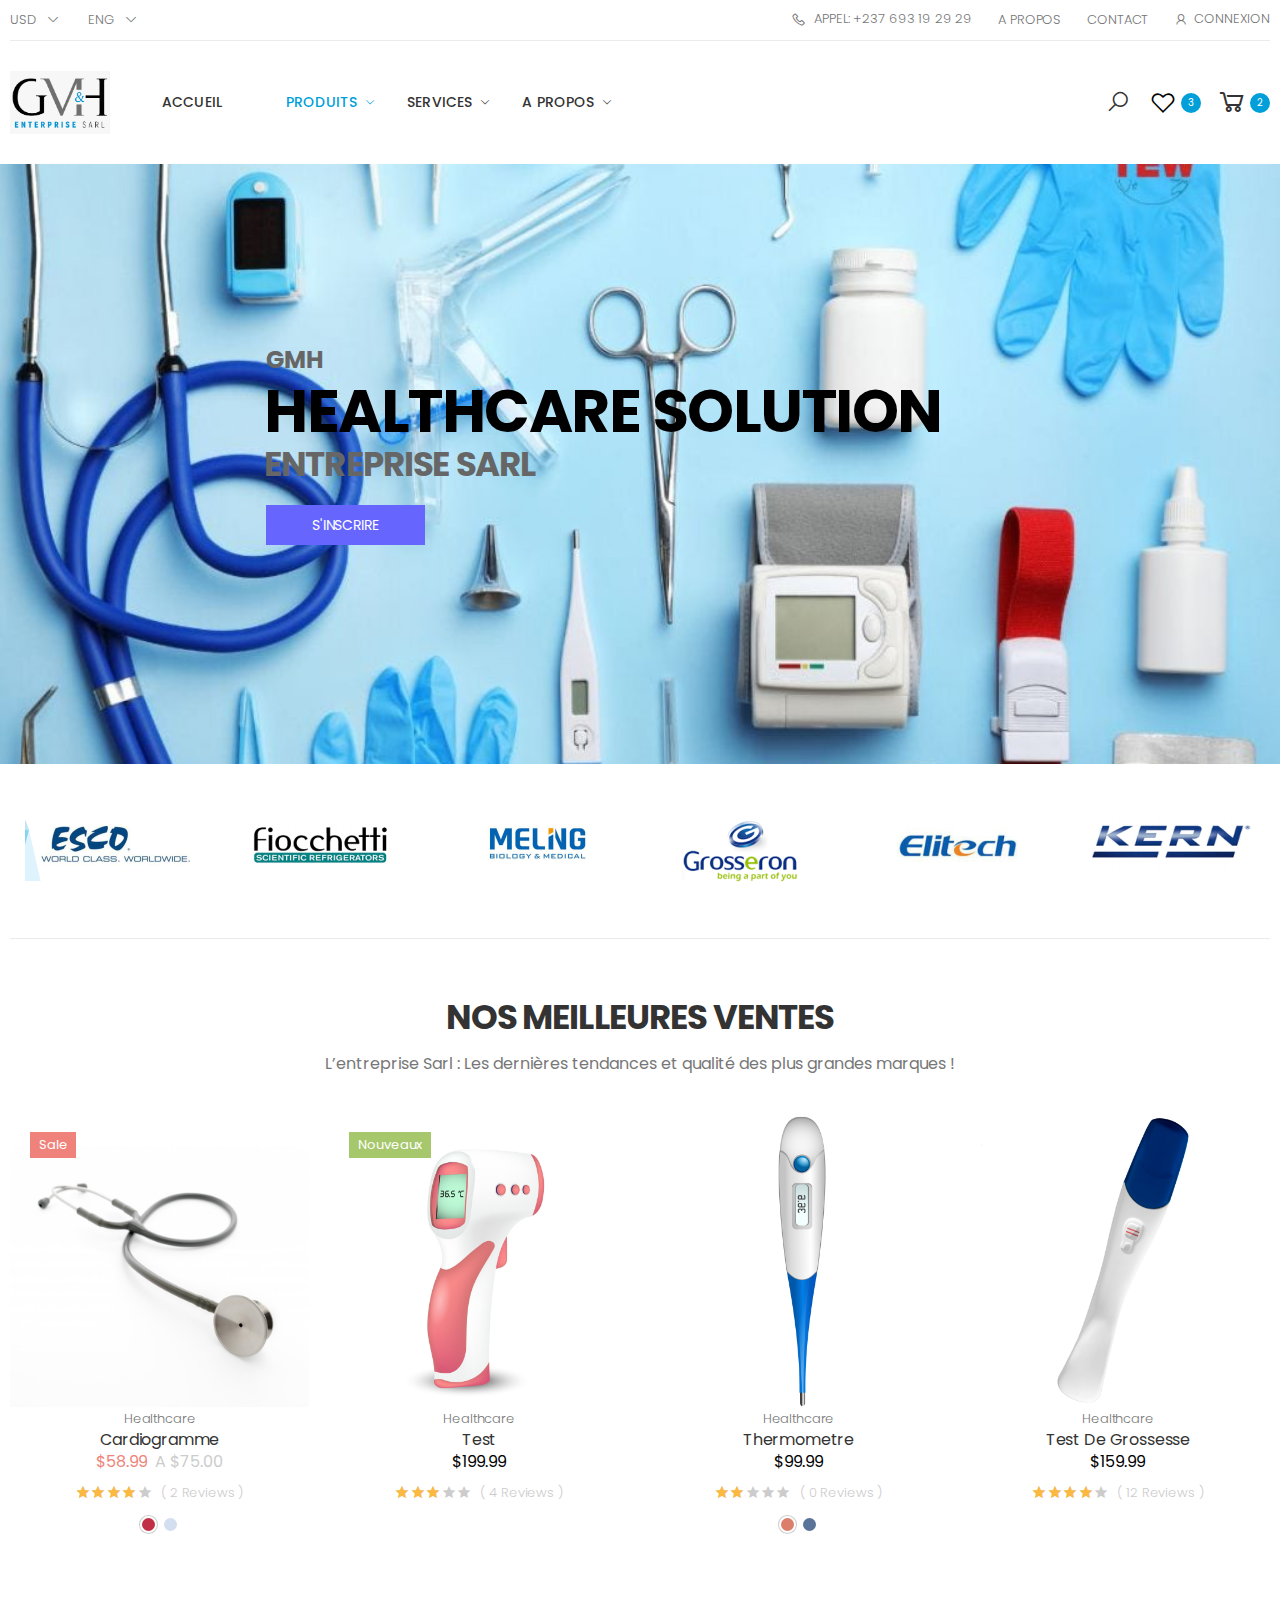
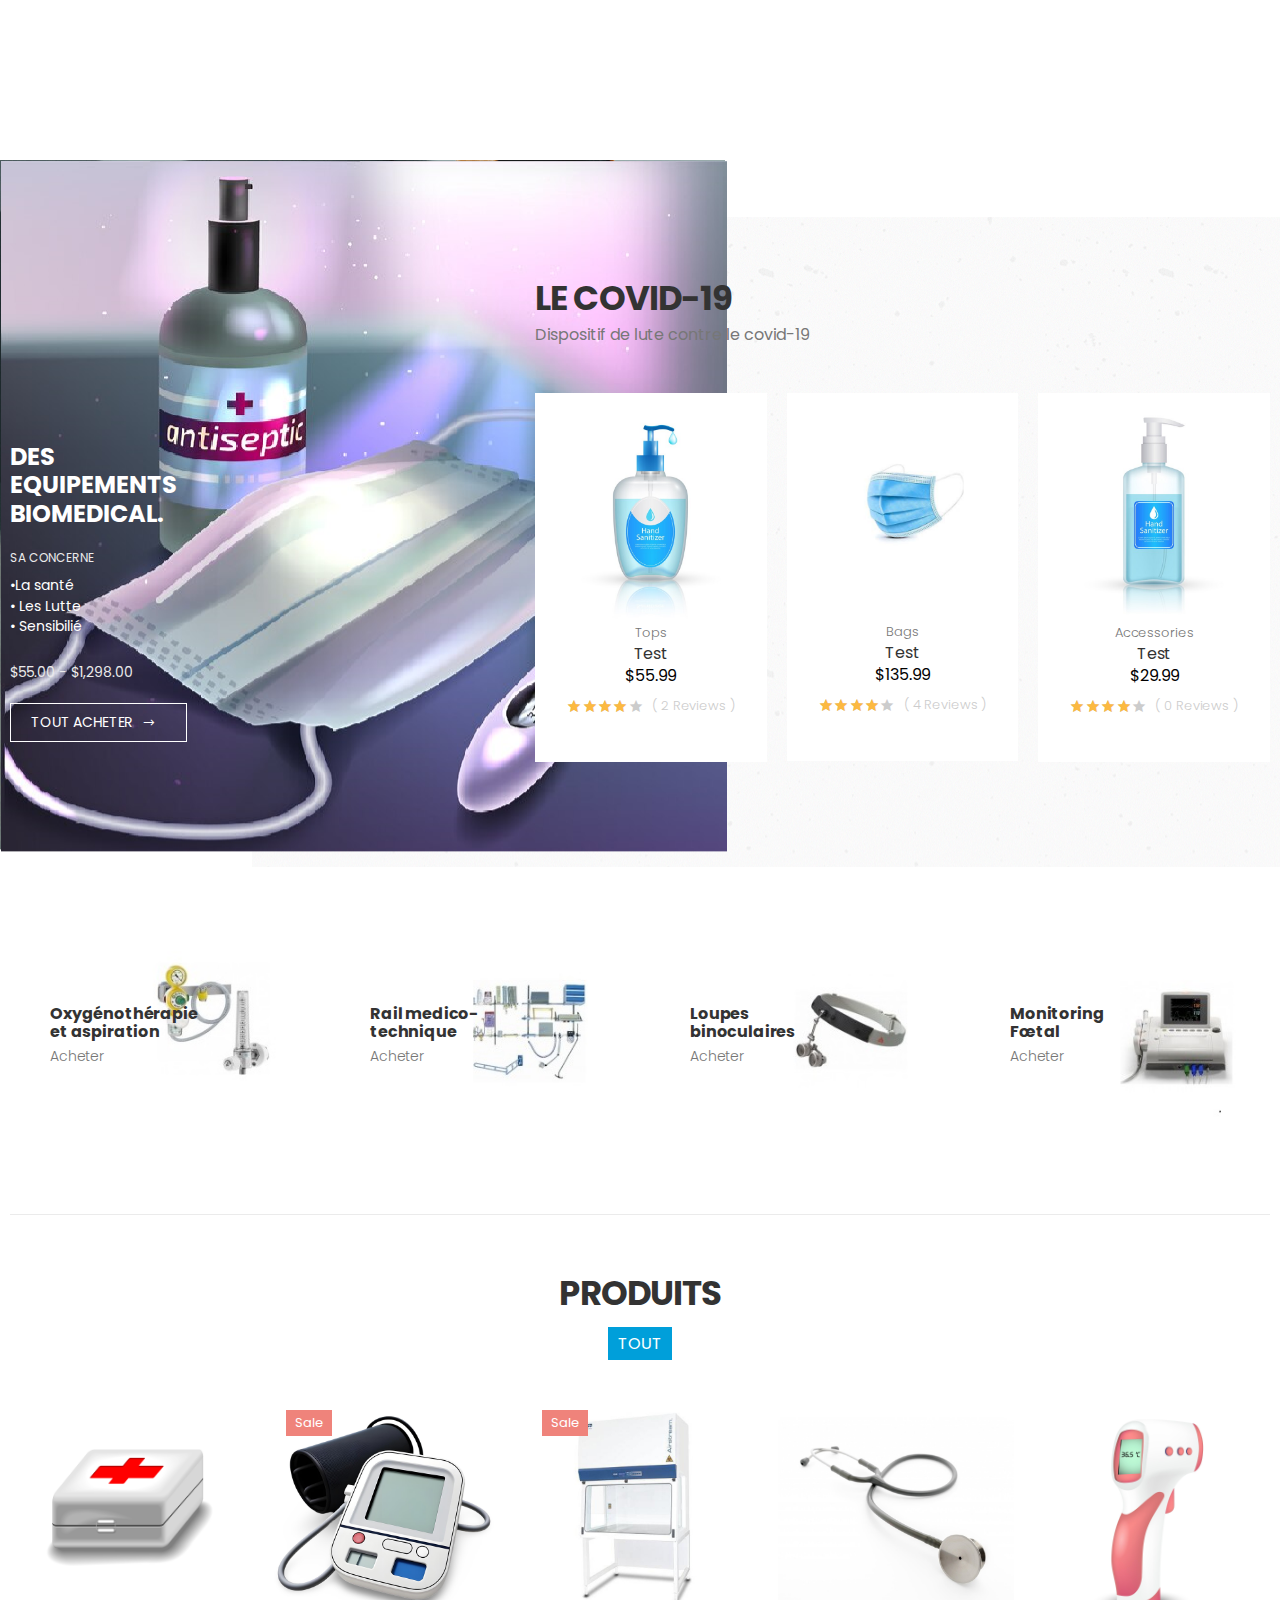
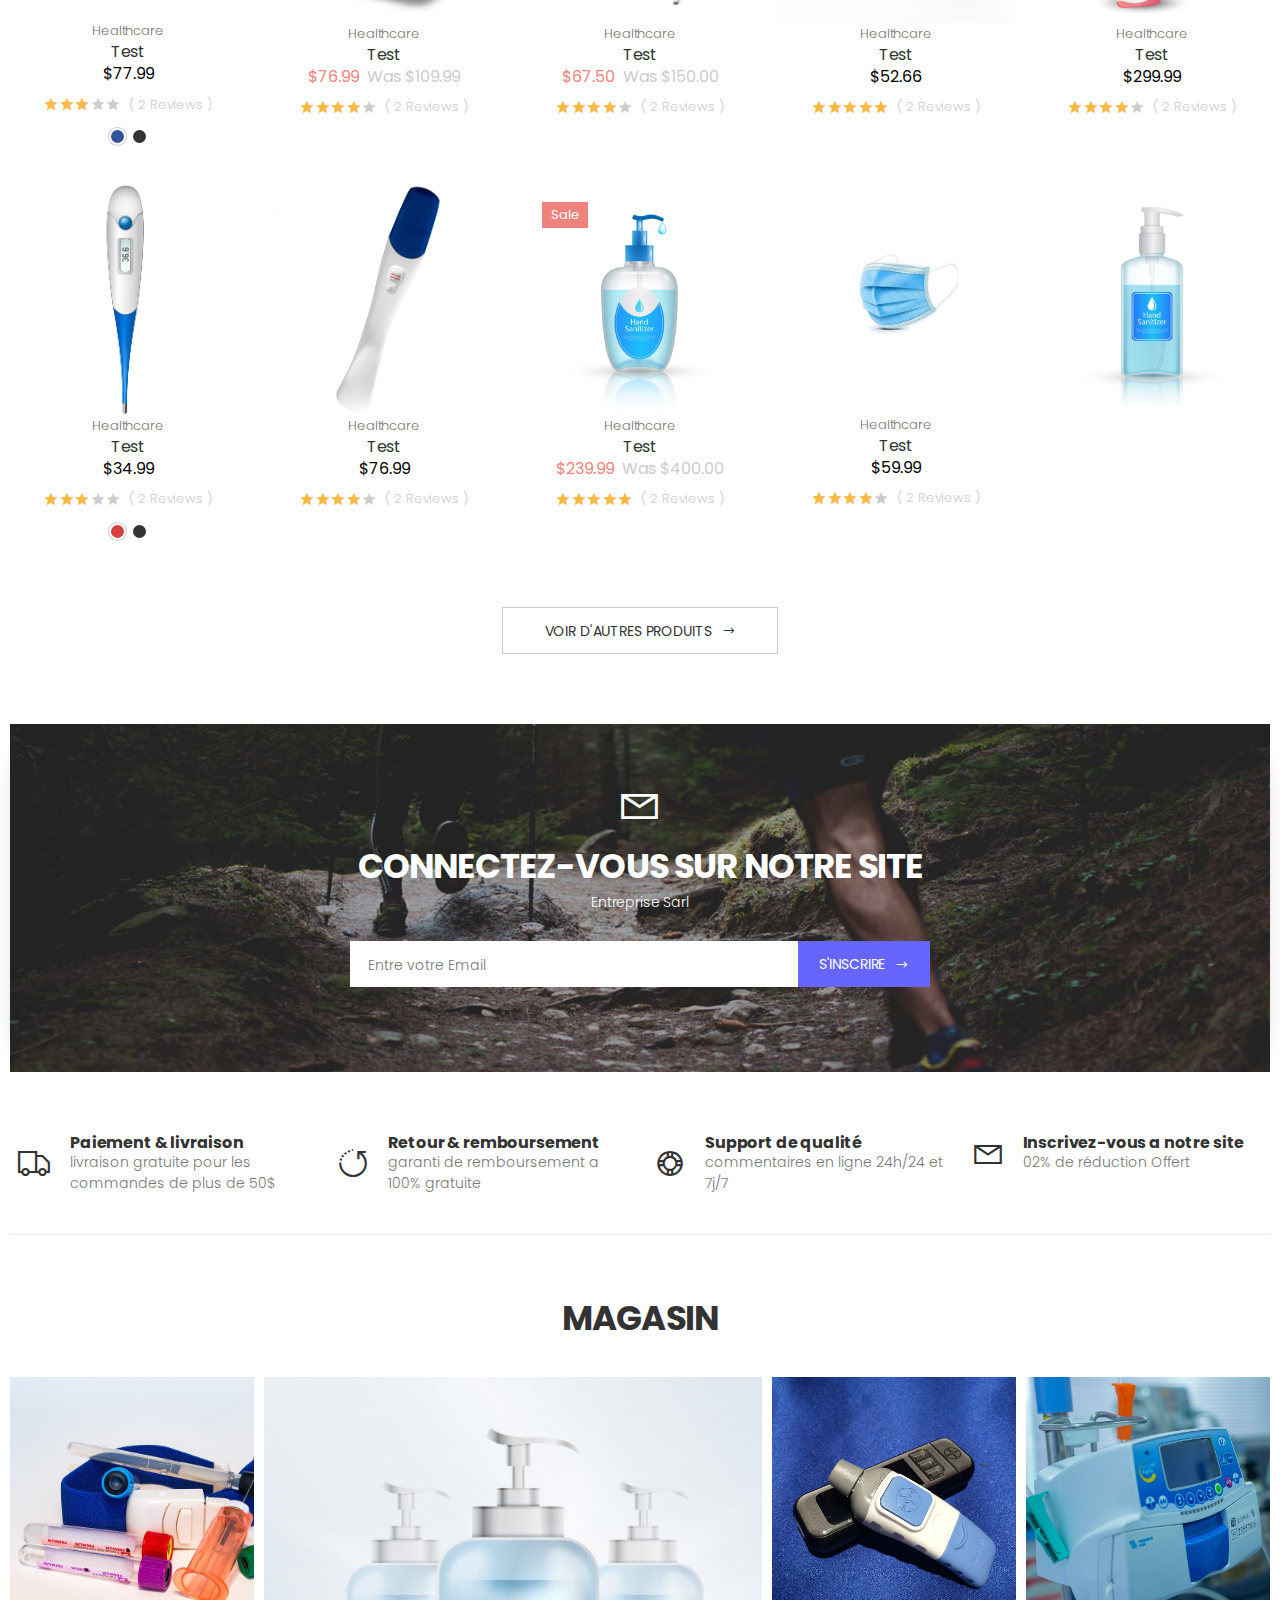
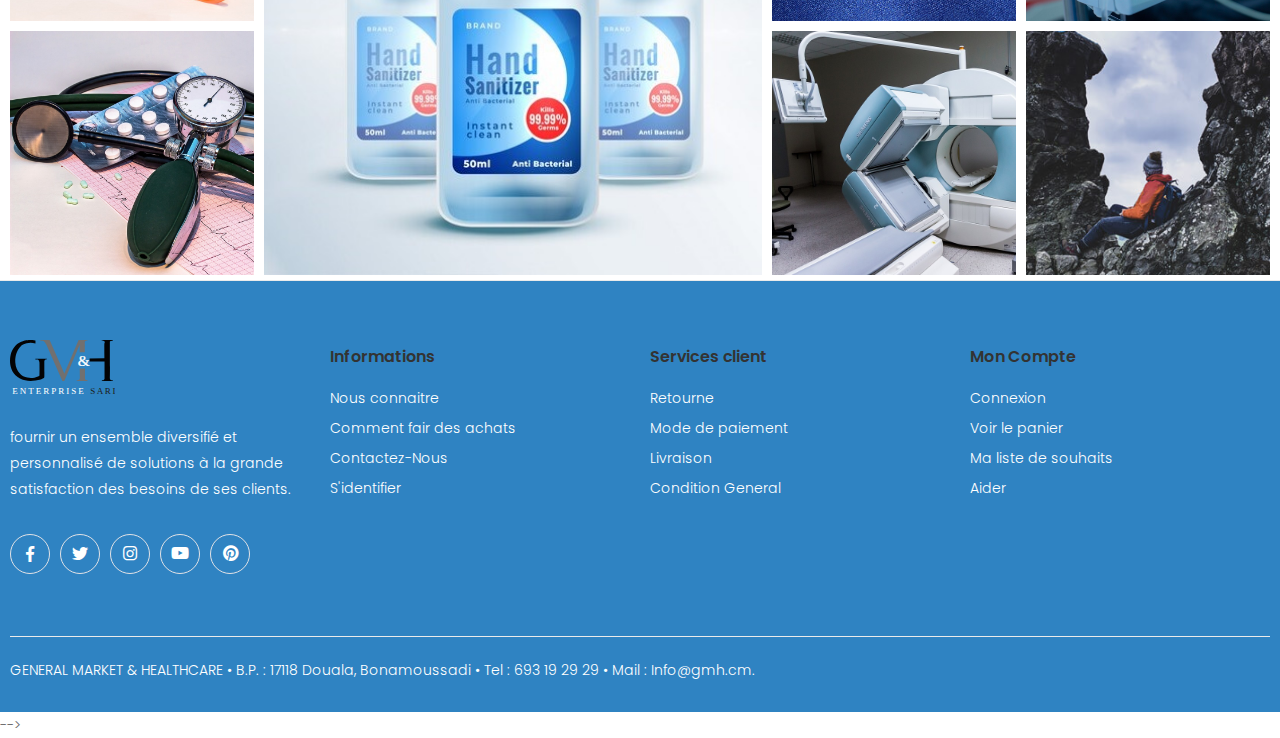
<file: index-21.html>
<!DOCTYPE html>
<html>

<!-- molla/index-21.html  22 Nov 2019 10:01:31 GMT -->
<head>
    <title>GM&H</title>
    <meta charset="UTF-8">
    <meta http-equiv="X-UA-Compatible" content="IE=edge">
    <meta name="viewport" content="width=device-width, initial-scale=1, shrink-to-fit=no">

    <meta name="keywords" content="HTML5 Template">
    <meta name="description" content="Molla - Bootstrap eCommerce Template">
    <meta name="author" content="p-themes">
    <!-- Favicon -->
    <link rel="apple-touch-icon" sizes="180x180" href="assets/images/icons/gmh.png">
    <link rel="icon" type="image/png" sizes="32x32" href="assets/images/icons/gmh.png">
    <link rel="icon" type="image/png" sizes="16x16" href="assets/images/icons/gmh.png">
    <link rel="manifest" href="assets/images/icons/site.html">
    <link rel="mask-icon" href="assets/images/icons/gmh.png" color="#666666">
    <link rel="shortcut icon" href="assets/images/icons/gmh.png">
    <meta name="apple-mobile-web-app-title" content="Molla">
    <meta name="application-name" content="Molla">
    <meta name="msapplication-TileColor" content="#cc9966">
    <meta name="msapplication-config" content="assets/images/icons/browserconfig.xml">
    <meta name="theme-color" content="#ffffff">
    <!-- Plugins CSS File -->
    <link rel="stylesheet" href="assets/css/bootstrap.min.css">
    <link rel="stylesheet" href="assets/css/plugins/owl-carousel/owl.carousel.css">
    <link rel="stylesheet" href="assets/css/plugins/magnific-popup/magnific-popup.css">
    <!-- Main CSS File -->
    <link rel="stylesheet" href="assets/css/style.css">
    <link rel="stylesheet" href="assets/css/skins/skin-demo-21.css">
    <link rel="stylesheet" href="assets/css/demos/demo-21.css">
    <link rel="stylesheet" href="assets/css/active.css">
    <!-- <link rel="stylesheet" href="assets/css/bootstrap.min.css"> -->

</head>
<body>
    <div class="page-wrapper">
        <!-- <div class="notification" style="background-image: url(assets/images/demos/demo-21/notification-back.jpg)">
            <div class="notify-content">
                <h3>FREE SHIPPING FOR ALL ORDERS OVER $50</h3>
            </div>
            <div class="notify-action">
                <a href="#"><i class="icon-close"></i></a>
            </div>
        </div> -->
        <header class="header">
            <div class="header-top">
                <div class="container">
                    <div class="header-left">
                        <div class="header-dropdown">
                            <a href="#">Usd</a>
                            <div class="header-menu">
                                <ul>
                                    <li><a href="#">XFA</a></li>
                                    <li><a href="#">USD</a></li>
                                </ul>
                            </div><!-- End .header-menu -->
                        </div><!-- End .header-dropdown -->

                        <div class="header-dropdown">
                            <a href="#">Eng</a>
                            <div class="header-menu">
                                <ul>
                                    <li><a href="#">English</a></li>
                                    <li><a href="#">French</a></li>

                                </ul>
                            </div><!-- End .header-menu -->
                        </div><!-- End .header-dropdown -->
                    </div><!-- End .header-left -->

                    <div class="header-right">
                        <ul class="top-menu">
                            <li>
                                <a href="#">Links</a>
                                <ul>
                                    <li><a href="tel:#"><i class="icon-phone"></i>Appel:  +237 693 19 29 29</a></li>
                                    <li><a href="about.html">A Propos</a></li>
                                    <li><a href="contact.html">Contact </a></li>
                                    <li><a href="#signin-modal" data-toggle="modal"><i class="icon-user"></i>Connexion</a></li>
                                </ul>
                            </li>
                        </ul><!-- End .top-menu -->
                    </div><!-- End .header-right -->
                </div><!-- End .container -->
            </div><!-- End .header-top -->

            <div class="header-middle sticky-header">
                <div class="container">
                    <div class="header-left">
                        <button class="mobile-menu-toggler">
                            <span class="sr-only">Toggle mobile menu</span>
                            <i class="icon-bars"></i>
                        </button>

                        <a href="https://www.portotheme.com/html/molla/index1.html" class="logo">
                            <img src="assets/images/demos/demo-21/gmh.jpg" alt="" width="100" height="25">
                        </a>

                        <nav class="main-nav">
                            <ul class="menu sf-arrows">
                                <li >
                                    <a href="index.html">Accueil</a>

                                  
                                </li>
                                <li>
                                    <a  class="active">Produits</a>

                                    <ul>
                                        <li><a href="index-21.html">Biomedical</a></li>
                                        <li>
                                            <a href="index-4.html">General</a>
                                            <ul>
                                                <li><a href="blog-grid-2cols.html">Informatique</a></li>
                                                <li><a href="blog-grid-3cols.html">Communication</a></li>
                                                <li><a href="blog-grid-4cols.html">Healthcare</a></li>
                                                <li><a href="blog-grid-sidebar.html">Sauvegarde</a></li>
                                                <li><a href="blog-grid-sidebar.html">Securité</a></li>
                                                <li><a href="blog-grid-sidebar.html">Infracstructure</a></li>
                                            </ul>
                                        </li>
                                    </ul>
                                </li>
                                </li>
                                <li>
                                    <a href="blog-listing.html" class="sf-with-ul">Services</a>

                                    <div class="megamenu megamenu-sm">
                                        <div class="row no-gutters">
                                            <div class="col-md-6">
                                                <div class="menu-col">
                                                    <div class="menu-title">Product Details</div><!-- End .menu-title -->
                                                    <ul>
                                                        <li><a href="blog-listing.html#section7">Informatique</a></li>
                                                        <li><a href="blog-listing.html#section8">Communication</a></li>
                                                        <li><a href="blog-listing.html#section9"><span>Healthcare<span class="tip tip-new">New</span></span></a></li>
                                                        <li><a href="blog-listing.html#section10">Sauvegarde</a></li>
                                                        <li><a href="blog-listing.html#section11">Securité</a></li>
                                                        <li><a href="blog-listing.html#section12">Infracstructure</a></li>
                                                    </ul>
                                                </div><!-- End .menu-col -->
                                            </div><!-- End .col-md-6 -->

                                            <div class="col-md-6">
                                                <div class="banner banner-overlay">
                                                    <a href="category.html">
                                                        <img src="assets/images/menu/banner-2.jpg" alt="Banner">

                                                        <div class="banner-content banner-content-bottom">
                                                            <div class="banner-title text-white">New Trends<br><span><strong>spring 2019</strong></span></div><!-- End .banner-title -->
                                                        </div><!-- End .banner-content -->
                                                    </a>
                                                </div><!-- End .banner -->
                                            </div><!-- End .col-md-6 -->
                                        </div><!-- End .row -->
                                    </div><!-- End .megamenu megamenu-sm -->
                                </li>
                                <li>
                                    <a href="about.html" class="sf-with-ul">A Propos</a>
                                       
                                </li>
                                
                                   
                            </ul><!-- End .menu -->
                        </nav><!-- End .main-nav -->
                    </div><!-- End .header-left -->

                    <div class="header-right">
                        <div class="header-search">
                            <a href="#" class="search-toggle" role="button" title="Search"><i class="icon-search"></i></a>
                            <form action="#" method="get">
                                <div class="header-search-wrapper">
                                    <label for="q" class="sr-only">Rechercher..</label>
                                    <input type="search" class="form-control" name="q" id="q" placeholder="Rechercher..." required>
                                </div><!-- End .header-search-wrapper -->
                            </form>
                        </div><!-- End .header-search -->
                        <div class="wishlist">
                            <a href="wishlist.html" title="Wishlist">
                                <i class="icon-heart-o" style="color: rgb(0, 0, 0)!important;"></i>
                                <span class="wishlist-count" style="color: white!important; background-color: #009FDA!important;">3</span>
                            </a>
                        </div><!-- End .compare-dropdown -->

                        <div class="dropdown cart-dropdown">
                            <a href="panier.html" class="dropdown-toggle" role="button" data-toggle="dropdown" aria-haspopup="true" aria-expanded="false" data-display="static">
                                <i class="icon-shopping-cart"></i>
                                <span class="cart-count">2</span>
                            </a>

                        </div><!-- End .cart-dropdown -->
                    </div><!-- End .header-right -->
                </div><!-- End .container -->
            </div><!-- End .header-middle -->
        </header><!-- End .header -->

        <main class="main">
            <div class="intro-slider-container mb-5">
                <div class="intro-slider owl-carousel owl-theme owl-nav-inside owl-light" data-toggle="owl" 
                    data-owl-options='{
                        "dots": true,
                        "nav": false, 
                        "responsive": {
                            "1200": {
                                "nav": false,
                                "dots": false
                            }
                        }
                    }'>
                    <div class="intro-slide" style="background-image: url(assets/images/demos/demo-21/slider/slide-0.jpg);">
                        <div class="container intro-content">
                            <div class="row">
                                <div class="intro">
                                    <div class="title">
                                        <h3>GMH</h3>
                                    </div>
                                    <div class="content" >
                                        <h3 style="color: black;">HEALTHCARE SOLUTION &nbsp;&nbsp;&nbsp;&nbsp;&nbsp;&nbsp;&nbsp;&nbsp;&nbsp;&nbsp;&nbsp;&nbsp;&nbsp;&nbsp;&nbsp;&nbsp;&nbsp;&nbsp;&nbsp;&nbsp;&nbsp;&nbsp;&nbsp;&nbsp;&nbsp;&nbsp;&nbsp;&nbsp;</h3>
                                        <h3 style="color: black;"></h3>
                                    </div>
                                    <div class="price">
                                        <h3>ENTREPRISE SARL</h3>
                                        </div>
                                    <div class="action">
                                        <a href="category.html" class="btn btn-primary">
                                            <span>S'INSCRIRE</span>
                                        </a>
                                    </div>

                                </div>
                            </div><!-- End .row -->
                        </div><!-- End .intro-content -->
                    </div><!-- End .intro-slide -->

                    <div class="intro-slide" style="background-image: url(assets/images/demos/demo-21/slider/slide-2.jpg);">
                        <div class="container intro-content">
                            <div class="row">
                                <div class="intro">
                                    <div class="title">
                                        <h3 class="darkWhite">DEAL OF THE DAY</h3>
                                    </div>
                                    <div class="content">
                                        <h3>IT'S TIME TO UPGRADE<br>YOUR HIKING KIT</h3>
                                    </div>
                                    <div class="price">
                                        <h3 class="darkWhite">SAVE UP TO 15%</h3>
                                    </div>
                                    <div class="action">
                                        <a href="category.html" class="btn btn-primary">
                                            <span>DISCOVER NOW</span>
                                        </a>
                                    </div>
                                </div>
                            </div><!-- End .row -->
                        </div><!-- End .intro-content -->
                    </div><!-- End .intro-slide -->


                    
                </div><!-- End .intro-slider owl-carousel owl-simple -->

                <span class="slider-loader"  style="background-image: url(assets/images/demos/demo-21/slider/slide-0.jpg);"></span><!-- End .slider-loader -->
            </div><!-- End .intro-slider-container -->





            <div class="container logos">
                <div class="owl-carousel mb-5 owl-simple" data-toggle="owl" 
                    data-owl-options='{
                        "nav": true, 
                        "dots": false,
                        "margin": 10,
                        "loop": false,
                        "responsive": {
                            "0": {
                                "items":2
                            },
                            "420": {
                                "items":3
                            },
                            "600": {
                                "items":4
                            },
                            "900": {
                                "items":5
                            },
                            "1024": {
                                "items":6
                            }
                        }
                    }'>
                    <a href="#" class="brand">
                        <img src="assets/images/brands/01.png" alt="Brand Name">
                    </a>

                    <a href="#" class="brand">
                        <img src="assets/images/brands/02.png" alt="Brand Name">
                    </a>

                    <a href="#" class="brand">
                        <img src="assets/images/brands/03.png" alt="Brand Name">
                    </a>

                    <a href="#" class="brand">
                        <img src="assets/images/brands/04.png" alt="Brand Name">
                    </a>

                    <a href="#" class="brand">
                        <img src="assets/images/brands/05.png" alt="Brand Name">
                    </a>

                    <a href="#" class="brand">
                        <img src="assets/images/brands/06.png" alt="Brand Name">
                    </a>

                    <a href="#" class="brand">
                        <img src="assets/images/brands/07.png" alt="Brand Name">
                    </a>
                </div><!-- End .owl-carousel -->
            </div><!-- End .container -->

            <div class="container bestsellers">
                <hr class="mb-3">
                <div class="heading">
                    <h2 class="title text-center">NOS MEILLEURES VENTES</h2>
                    <p class="content text-center mb-4">L’entreprise Sarl : Les dernières tendances et qualité des plus grandes marques !</p>
                </div>

                <div class="owl-carousel owl-simple carousel-equal-height carousel-with-shadow" data-toggle="owl" 
                    data-owl-options='{
                        "nav": true, 
                        "dots": false,
                        "margin": 20,
                        "loop": false,
                        "responsive": {
                            "0": {
                                "items":2
                            },
                            "768": {
                                "items":3
                            },
                            "992": {
                                "items":4
                            }
                        }
                    }'>
                    <div class="product demo21">
                        <figure class="product-media">
                            <span class="product-label label-sale">Sale</span>
                            <a href="product.html">
                                <img src="assets/images/demos/demo-21/bestSellers/01.jpg" alt="Product image" class="product-image">
                                <img src="assets/images/demos/demo-21/bestSellers/2.jpg" alt="Product image" class="product-image-hover">
                            </a>

                        </figure><!-- End .product-media -->

                        <div class="product-body text-center">
                            <div class="product-cat">
                                <a href="#">Healthcare</a>
                            </div><!-- End .product-cat -->
                            <h3 class="product-title"><a href="product.html">Cardiogramme</a></h3><!-- End .product-title -->
                            <div class="product-price">
                                <span class="new-price">$58.99</span>
                                <span class="old-price">A $75.00</span>
                            </div><!-- End .product-price -->
                            <div class="ratings-container">
                                <div class="ratings">
                                    <div class="ratings-val" style="width: 80%;"></div><!-- End .ratings-val -->
                                </div><!-- End .ratings -->
                                <span class="ratings-text">( 2 Reviews )</span>
                            </div><!-- End .rating-container -->

                            <div class="product-nav product-nav-dots">
                                <a href="#" class="active" style="background: #c12f46;"><span class="sr-only">Color name</span></a>
                                <a href="#" style="background: #d3def0;"><span class="sr-only">Color name</span></a>
                            </div><!-- End .product-nav -->

                            <div class="product-action">
                                <a href="#" class="btn-product btn-cart" title="Add to cart"><span>Ajouter Au Panier</span></a>
                                <a href="#" class="btn-addtolist"><span>&nbsp;Ajouter Aux souhaits</span></a>
                            </div><!-- End .product-action -->


                        </div><!-- End .product-body -->
                    </div><!-- End .product -->

                    <div class="product demo21">
                        <figure class="product-media">
                            <span class="product-label label-new">Nouveaux</span>
                            <a href="product.html">
                                <img src="assets/images/demos/demo-21/bestSellers/02.jpg" alt="Product image" class="product-image">
                                <img src="assets/images/demos/demo-21/bestSellers/1.jpg" alt="Product image" class="product-image-hover">
                            </a>

                            <div class="product-countdown" data-until="+9h" data-format="HMS" data-relative="true" data-labels-short="true"></div><!-- End .product-countdown -->
                        </figure><!-- End .product-media -->

                        <div class="product-body text-center">
                            <div class="product-cat">
                                <a href="#">Healthcare</a>
                            </div><!-- End .product-cat -->
                            <h3 class="product-title"><a href="product.html">Test</a></h3><!-- End .product-title -->
                            <div class="product-price">
                                <span class="cur-price">$199.99</span>
                            </div><!-- End .product-price -->
                            <div class="ratings-container">
                                <div class="ratings">
                                    <div class="ratings-val" style="width: 60%;"></div><!-- End .ratings-val -->
                                </div><!-- End .ratings -->
                                <span class="ratings-text">( 4 Reviews )</span>
                            </div><!-- End .rating-container -->

                            <div class="product-nav product-nav-dots" style="visibility: hidden;">
                                <a href="#" class="active" style="background: #db7e6c;"><span class="sr-only">Color name</span></a>
                            </div><!-- End .product-nav -->

                            <div class="product-action">
                                <a href="#" class="btn-product btn-cart" title="Add to cart"><span>Ajouter Au Panier</span></a>
                                <a href="#" class="btn-addtolist"><span>&nbsp;Ajouter Aux souhaits</span></a>
                            </div><!-- End .product-action -->

                        </div><!-- End .product-body -->
                    </div><!-- End .product -->

                    <div class="product demo21">
                        <figure class="product-media">
                            <a href="product.html">
                                <img src="assets/images/demos/demo-21/bestSellers/5.jpg" alt="Product image" class="product-image">
                                <img src="assets/images/demos/demo-21/bestSellers/05.jpg" alt="Product image" class="product-image-hover">
                            </a>

                        </figure><!-- End .product-media -->

                        <div class="product-body text-center">
                            <div class="product-cat">
                                <a href="#">Healthcare</a>
                            </div><!-- End .product-cat -->
                            <h3 class="product-title"><a href="product.html">Thermometre</a></h3><!-- End .product-title -->
                            <div class="product-price">
                                <span class="cur-price">$99.99</span>
                            </div><!-- End .product-price -->
                            <div class="ratings-container">
                                <div class="ratings">
                                    <div class="ratings-val" style="width: 40%;"></div><!-- End .ratings-val -->
                                </div><!-- End .ratings -->
                                <span class="ratings-text">( 0 Reviews )</span>
                            </div><!-- End .rating-container -->

                            <div class="product-nav product-nav-dots">
                                <a href="#" class="active" style="background: #db7e6c;"><span class="sr-only">Color name</span></a>
                                <a href="#" style="background: #5a7399;"><span class="sr-only">Color name</span></a>
                            </div><!-- End .product-nav -->
                            <div class="product-action">
                                <a href="#" class="btn-product btn-cart" title="Add to cart"><span>Ajouter Aux Panier</span></a>
                                <a href="#" class="btn-addtolist"><span>&nbsp;Ajouter Aux souhaits</span></a>
                            </div><!-- End .product-action -->

                        </div><!-- End .product-body -->
                    </div><!-- End .product -->

                    <div class="product demo21">
                        <figure class="product-media">
                            <a href="product.html">
                                <img src="assets/images/demos/demo-21/bestSellers/06.png" alt="Product image" class="product-image">
                                <img src="assets/images/demos/demo-21/bestSellers/6.png" alt="Product image" class="product-image-hover">
                            </a>

                        </figure><!-- End .product-media -->

                        <div class="product-body text-center">
                            <div class="product-cat">
                                <a href="#">Healthcare</a>
                            </div><!-- End .product-cat -->
                            <h3 class="product-title"><a href="product.html">Test De Grossesse</a></h3><!-- End .product-title -->
                            <div class="product-price">
                                <span class="cur-price">$159.99</span>
                            </div><!-- End .product-price -->
                            <div class="ratings-container">
                                <div class="ratings">
                                    <div class="ratings-val" style="width: 80%;"></div><!-- End .ratings-val -->
                                </div><!-- End .ratings -->
                                <span class="ratings-text">( 12 Reviews )</span>
                            </div><!-- End .rating-container -->
                            <div class="product-nav product-nav-dots" style="visibility: hidden;">
                                <a href="#" class="active" style="background: #db7e6c;"><span class="sr-only">Color name</span></a>
                            </div><!-- End .product-nav -->

                            <div class="product-action">
                                <a href="#" class="btn-product btn-cart" title="Add to cart"><span>Ajouter Au Panier</span></a>
                                <a href="#" class="btn-addtolist"><span>&nbsp;Ajouter Aux souhaits</span></a>
                            </div><!-- End .product-action -->

                        </div><!-- End .product-body -->
                    </div><!-- End .product -->

                    <div class="product demo21">
                        <figure class="product-media">
                            <a href="product.html">
                                <img src="assets/images/demos/demo-21/bestSellers/product-1-1.jpg" alt="Product image" class="product-image">
                                <img src="assets/images/demos/demo-21/bestSellers/product-1-2.jpg" alt="Product image" class="product-image-hover">
                            </a>

                            <div class="product-countdown" data-until="+7h" data-format="HMS" data-relative="true" data-labels-short="true"></div><!-- End .product-countdown -->

                        </figure><!-- End .product-media -->

                        <div class="product-body text-center">
                            <div class="product-cat">
                                <a href="#">Tops</a>
                            </div><!-- End .product-cat -->
                            <h3 class="product-title"><a href="product.html">On Performance-T Shirt</a></h3><!-- End .product-title -->
                            <div class="product-price">
                                <span class="cur-price">$99.99</span>
                            </div><!-- End .product-price -->
                            <div class="ratings-container">
                                <div class="ratings">
                                    <div class="ratings-val" style="width: 40%;"></div><!-- End .ratings-val -->
                                </div><!-- End .ratings -->
                                <span class="ratings-text">( 0 Reviews )</span>
                            </div><!-- End .rating-container -->

                            <div class="product-nav product-nav-dots">
                                <a href="#" class="active" style="background: #db7e6c;"><span class="sr-only">Color name</span></a>
                                <a href="#" style="background: #5a7399;"><span class="sr-only">Color name</span></a>
                            </div><!-- End .product-nav -->
                            <div class="product-action">
                                <a href="#" class="btn-product btn-cart" title="Add to cart"><span>ADD TO CART</span></a>
                                <a href="#" class="btn-addtolist"><span>&nbsp;Add to Wishlist</span></a>
                            </div><!-- End .product-action -->

                        </div><!-- End .product-body -->
                    </div><!-- End .product -->

                </div><!-- End .owl-carousel -->
            </div>
            
            <div class="choose-style">
                <div class="container row">
                    <div class="banner-intro col-lg-5">
                        <h3 class="title">DES <br>EQUIPEMENTS<br>BIOMEDICAL.</h3>

                        <p class="darkWhite">SA CONCERNE</p>
                        <h4 class="content darkWhite">•La santé</h4>
                        <h4 class="content darkWhite">• Les Lutte</h4>
                        <h4 class="content darkWhite">• Sensibilié</h4>
                        <p class="price darkWhite">$55.00 - $1,298.00</p>

                        <a href="category.html" class="btn btn-demoprimary">
                            <span>TOUT ACHETER </span>
                            <i class="icon-long-arrow-right"></i>
                        </a>
                    </div>
                    <div class="carousel col-lg-7">
                        <div class="heading">
                            <h2 class="title">le COVID-19</h2>
                            <p class="content">Dispositif de lute contre
                                le covid-19</p>
                        </div>
                        <div class="row">
                            <div class="col-lg-4 col-md-4 col-6">
                                <div class="product demo21">
                                    <figure class="product-media">
                                        <a href="product.html">
                                            <img src="assets/images/demos/demo-21/chooseStyle/1.jpg" alt="Product image" class="product-image">
                                        </a>

                                    </figure><!-- End .product-media -->

                                    <div class="product-body text-center">
                                        <div class="product-cat">
                                            <a href="#">Tops</a>
                                        </div><!-- End .product-cat -->
                                        <h3 class="product-title"><a href="product.html">Test</a></h3><!-- End .product-title -->
                                        <div class="product-price">
                                            <span class="cur-price">$55.99</span>
                                        </div><!-- End .product-price -->
                                        <div class="ratings-container">
                                            <div class="ratings">
                                                <div class="ratings-val" style="width: 80%;"></div><!-- End .ratings-val -->
                                            </div><!-- End .ratings -->
                                            <span class="ratings-text">( 2 Reviews )</span>
                                        </div><!-- End .rating-container -->


                                        <div class="product-action">
                                            <a href="#" class="btn-product btn-cart" title="Add to cart"><span>Ajouter Au Panier</span></a>
                                        </div><!-- End .product-action -->

                                        <a href="#" class="btn-addtolist"><span>&nbsp;Ajouter Aux souhaits</span></a>

                                    </div><!-- End .product-body -->
                                </div><!-- End .product -->

                            </div>
                            <div class="col-lg-4 col-md-4 col-6">
                                <div class="product demo21">
                                    <figure class="product-media">
                                        <a href="product.html">
                                            <img src="assets/images/demos/demo-21/chooseStyle/2.png" alt="Product image" class="product-image">
                                        </a>

                                        <div class="product-countdown" data-until="+9h" data-format="HMS" data-relative="true" data-labels-short="true"></div><!-- End .product-countdown -->
                                    </figure><!-- End .product-media -->

                                    <div class="product-body text-center">
                                        <div class="product-cat">
                                            <a href="#">Bags</a>
                                        </div><!-- End .product-cat -->
                                        <h3 class="product-title"><a href="product.html">Test</a></h3><!-- End .product-title -->
                                        <div class="product-price">
                                            <span class="cur-price">$135.99</span>
                                        </div><!-- End .product-price -->
                                        <div class="ratings-container">
                                            <div class="ratings">
                                                <div class="ratings-val" style="width: 80%;"></div><!-- End .ratings-val -->
                                            </div><!-- End .ratings -->
                                            <span class="ratings-text">( 4 Reviews )</span>
                                        </div><!-- End .rating-container -->

                                        <div class="product-action">
                                            <a href="#" class="btn-product btn-cart" title="Add to cart"><span>Ajouter Au Panier</span></a>
                                        </div><!-- End .product-action -->
                                        <a href="#" class="btn-addtolist"><span>&nbsp;Ajouter Aux souhaits</span></a>

                                    </div><!-- End .product-body -->
                                </div><!-- End .product -->
                            </div>
                            <div class="col-lg-4 col-md-4 col-6">
                                <div class="product demo21">
                                    <figure class="product-media">
                                        <a href="product.html">
                                            <img src="assets/images/demos/demo-21/chooseStyle/3.jpg" alt="Product image" class="product-image">
                                        </a>

                                    </figure><!-- End .product-media -->

                                    <div class="product-body text-center">
                                        <div class="product-cat">
                                            <a href="#">Accessories</a>
                                        </div><!-- End .product-cat -->
                                        <h3 class="product-title"><a href="product.html">Test</a></h3><!-- End .product-title -->
                                        <div class="product-price">
                                            <span class="cur-price">$29.99</span>
                                        </div><!-- End .product-price -->
                                        <div class="ratings-container">
                                            <div class="ratings">
                                                <div class="ratings-val" style="width: 80%;"></div><!-- End .ratings-val -->
                                            </div><!-- End .ratings -->
                                            <span class="ratings-text">( 0 Reviews )</span>
                                        </div><!-- End .rating-container -->

                                        <div class="product-action">
                                            <a href="#" class="btn-product btn-cart" title="Add to cart"><span>Ajouter Au Panier</span></a>
                                        </div><!-- End .product-action -->
                                        <a href="#" class="btn-addtolist"><span>&nbsp;Ajouter Aux souhaits</span></a>

                                    </div><!-- End .product-body -->
                                </div><!-- End .product -->
                            </div>
                        </div>
                    </div>
                </div>
            </div>
            <div class="container category-banner">
                <div class="row">
                    <div class="col-lg-3 col-md-6 col-sm-6">
                        <a href="category.html">
                            <img src="assets/images/demos/demo-21/banner/oxygenotherapie-et-aspiration.jpg">
                        </a>
                        <div class="banner-content">
                            <a href="category.html"><h3 class="category"> Oxygénothérapie <br>
                                et aspiration</h3></a>
                            <a href="category.html" class="action">Acheter</a>
                        </div>

                    </div>
                    <div class="col-lg-3 col-md-6 col-sm-6">
                        <a href="category.html">
                            <img src="assets/images/demos/demo-21/banner/rail-medico-technique.jpg">
                        </a>
                        <div class="banner-content">
                            <a href="category.html"><h3 class="category"> Rail medico-
                                <br>technique</h3></a>
                            <a href="category.html" class="action">Acheter</a>
                        </div>
                        
                    </div>
                    <div class="col-lg-3 col-md-6 col-sm-6" >
                        <a href="category.html">
                            <img src="assets/images/demos/demo-21/banner/loupes-binoculaires.jpg">
                        </a>
                        <div class="banner-content">
                             <a href="category.html"><h3 class="category"> Loupes <br>
                                binoculaires </h3></a>
                            <a href="category.html" class="action">Acheter</a>
                        </div>
                    </div>
                    <div class="col-lg-3 col-md-6 col-sm-6">
                        <a href="category.html">
                            <img src="assets/images/demos/demo-21/banner/monitoring-foetal.jpg">
                        </a>
                        <div class="banner-content">
                             <a href="category.html"><h3 class="category"> Monitoring <br>
                                Fœtal </h3></a>
                            <a href="category.html" class="action">Acheter</a>
                        </div>
                        
                    </div>
                </div>
            </div>

            <div class="container new-arrivals">

                <hr class="mb-5 mt-8">

                <div class="heading heading-center mb-3">
                    <h2 class="title">PRODUITS</h2><!-- End .title -->

                    <ul class="nav nav-pills justify-content-center" role="tablist">
                        <li class="nav-item">
                            <a class="nav-link active" id="arrivals-all-link" data-toggle="tab" href="#arrivals-all-tab" role="tab" aria-controls="arrivals-all-tab" aria-selected="true">TOUT</a>
                        </li>
                        <!-- <li class="nav-item">
                            <a class="nav-link" id="arrivals-women-link" data-toggle="tab" href="#arrivals-women-tab" role="tab" aria-controls="arrivals-women-tab" aria-selected="false">Women</a>
                        </li>
                        <li class="nav-item">
                            <a class="nav-link" id="arrivals-men-link" data-toggle="tab" href="#arrivals-men-tab" role="tab" aria-controls="arrivals-men-tab" aria-selected="false">Men</a>
                        </li>
                        <li class="nav-item">
                            <a class="nav-link" id="arrivals-shoes-link" data-toggle="tab" href="#arrivals-shoes-tab" role="tab" aria-controls="arrivals-shoes-tab" aria-selected="false">Shoes</a>
                        </li>
                        <li class="nav-item">
                            <a class="nav-link" id="arrivals-acc-link" data-toggle="tab" href="#arrivals-acc-tab" role="tab" aria-controls="arrivals-acc-tab" aria-selected="false">Accessories</a> -->
                        </li>
                    </ul>
                </div><!-- End .heading -->

                <div class="tab-content tab-content-carousel">
                    <div class="tab-pane p-0 fade show active" id="arrivals-all-tab" role="tabpanel" aria-labelledby="arrivals-all-link">
                        <div class="row">
                            <div class="col-xl-5col col-lg-3 col-md-4 col-6">
                                <div class="product demo21">
                                    <figure class="product-media">
                                        <a href="product.html">
                                            <img src="assets/images/demos/demo-21/newArrivals/05.png" alt="Product image" class="product-image">
                                        </a>

                                    </figure><!-- End .product-media -->

                                    <div class="product-body text-center">
                                        <div class="product-cat">
                                            <a href="#">Healthcare</a>
                                        </div><!-- End .product-cat -->
                                        <h3 class="product-title"><a href="product.html">Test</a></h3><!-- End .product-title -->
                                        <div class="product-price">
                                            <span class="cur-price">$77.99</span>
                                        </div><!-- End .product-price -->
                                        <div class="ratings-container">
                                            <div class="ratings">
                                                <div class="ratings-val" style="width: 60%;"></div><!-- End .ratings-val -->
                                            </div><!-- End .ratings -->
                                            <span class="ratings-text">( 2 Reviews )</span>
                                        </div><!-- End .rating-container -->

                                        <div class="product-nav product-nav-dots">
                                            <a href="#" class="active" style="background: #34529d;"><span class="sr-only">Color name</span></a>
                                            <a href="#" style="background: #333333;"><span class="sr-only">Color name</span></a>
                                        </div><!-- End .product-nav -->

                                        <div class="product-action">
                                            <a href="#" class="btn-product btn-cart" title="Add to cart"><span>Ajouter Au Panier</span></a>
                                        </div><!-- End .product-action -->

                                        <a href="#" class="btn-addtolist"><span>&nbsp;Ajouter Aux souhaits</span></a>

                                    </div><!-- End .product-body -->
                                </div><!-- End .product -->
                            </div>
                            <div class="col-xl-5col col-lg-3 col-md-4 col-6">
                                <div class="product demo21">
                                    <figure class="product-media">
                                        <span class="product-label label-sale">Sale</span>
                                        <a href="product.html">
                                            <img src="assets/images/demos/demo-21/newArrivals/08.png" alt="Product image" class="product-image">
                                        </a>

                                    </figure><!-- End .product-media -->

                                    <div class="product-body text-center">
                                        <div class="product-cat">
                                            <a href="#">Healthcare</a>
                                        </div><!-- End .product-cat -->
                                        <h3 class="product-title"><a href="product.html">Test</a></h3><!-- End .product-title -->
                                        <div class="product-price">
                                            <span class="new-price">$76.99</span>
                                            <span class="old-price">Was $109.99</span>
                                        </div><!-- End .product-price -->
                                        <div class="ratings-container">
                                            <div class="ratings">
                                                <div class="ratings-val" style="width: 80%;"></div><!-- End .ratings-val -->
                                            </div><!-- End .ratings -->
                                            <span class="ratings-text">( 2 Reviews )</span>
                                        </div><!-- End .rating-container -->

                                        <div class="product-action">
                                            <a href="#" class="btn-product btn-cart" title="Add to cart"><span>Ajouter Au Panier</span></a>
                                        </div><!-- End .product-action -->

                                        <a href="#" class="btn-addtolist"><span>&nbsp;Ajouter Aux souhaits</span></a>

                                    </div><!-- End .product-body -->
                                </div><!-- End .product -->
                            </div>
                            <div class="col-xl-5col col-lg-3 col-md-4 col-6">
                                <div class="product demo21">
                                    <figure class="product-media">
                                        <span class="product-label label-sale">Sale</span>
                                        <a href="product.html">
                                            <img src="assets/images/demos/demo-21/newArrivals/02.png" alt="Product image" class="product-image">
                                        </a>

                                    </figure><!-- End .product-media -->

                                    <div class="product-body text-center">
                                        <div class="product-cat">
                                            <a href="#">Healthcare</a>
                                        </div><!-- End .product-cat -->
                                        <h3 class="product-title"><a href="product.html">Test</a></h3><!-- End .product-title -->
                                        <div class="product-price">
                                            <span class="new-price">$67.50</span>
                                            <span class="old-price">Was $150.00</span>
                                        </div><!-- End .product-price -->
                                        <div class="ratings-container">
                                            <div class="ratings">
                                                <div class="ratings-val" style="width: 80%;"></div><!-- End .ratings-val -->
                                            </div><!-- End .ratings -->
                                            <span class="ratings-text">( 2 Reviews )</span>
                                        </div><!-- End .rating-container -->

                                        <div class="product-action">
                                            <a href="#" class="btn-product btn-cart" title="Add to cart"><span>Ajouter Au Panier</span></a>
                                        </div><!-- End .product-action -->

                                        <a href="#" class="btn-addtolist"><span>&nbsp;Ajouter Aux souhaits</span></a>

                                    </div><!-- End .product-body -->
                                </div><!-- End .product -->
                            </div>
                            <div class="col-xl-5col col-lg-3 col-md-4 col-6">
                                <div class="product demo21">
                                    <figure class="product-media">
                                        <a href="product.html">
                                            <img src="assets/images/demos/demo-21/newArrivals/-1.jpg" alt="Product image" class="product-image">
                                        </a>

                                    </figure><!-- End .product-media -->

                                    <div class="product-body text-center">
                                        <div class="product-cat">
                                            <a href="#">Healthcare</a>
                                        </div><!-- End .product-cat -->
                                        <h3 class="product-title"><a href="product.html">Test</a></h3><!-- End .product-title -->
                                        <div class="product-price">
                                            <span class="cur-price">$52.66</span>
                                        </div><!-- End .product-price -->
                                        <div class="ratings-container">
                                            <div class="ratings">
                                                <div class="ratings-val" style="width: 100%;"></div><!-- End .ratings-val -->
                                            </div><!-- End .ratings -->
                                            <span class="ratings-text">( 2 Reviews )</span>
                                        </div><!-- End .rating-container -->

                                        <div class="product-action">
                                            <a href="#" class="btn-product btn-cart" title="Add to cart"><span>Ajouter Au Panier</span></a>
                                        </div><!-- End .product-action -->

                                        <a href="#" class="btn-addtolist"><span>&nbsp;Ajouter Aux souhaits</span></a>

                                    </div><!-- End .product-body -->
                                </div><!-- End .product -->
                            </div>
                            <div class="col-xl-5col col-lg-3 col-md-4 col-6">
                                <div class="product demo21">
                                    <figure class="product-media">
                                        <a href="product.html">
                                            <img src="assets/images/demos/demo-21/newArrivals/-2.jpg" alt="Product image" class="product-image">
                                        </a>

                                    </figure><!-- End .product-media -->

                                    <div class="product-body text-center">
                                        <div class="product-cat">
                                            <a href="#">Healthcare</a>
                                        </div><!-- End .product-cat -->
                                        <h3 class="product-title"><a href="product.html">Test</a></h3><!-- End .product-title -->
                                        <div class="product-price">
                                            <span class="cur-price">$299.99</span>
                                        </div><!-- End .product-price -->
                                        <div class="ratings-container">
                                            <div class="ratings">
                                                <div class="ratings-val" style="width: 80%;"></div><!-- End .ratings-val -->
                                            </div><!-- End .ratings -->
                                            <span class="ratings-text">( 2 Reviews )</span>
                                        </div><!-- End .rating-container -->

                                        <div class="product-action">
                                            <a href="#" class="btn-product btn-cart" title="Add to cart"><span>Ajouter Au Panier</span></a>
                                        </div><!-- End .product-action -->

                                        <a href="#" class="btn-addtolist"><span>&nbsp;Test</span></a>

                                    </div><!-- End .product-body -->
                                </div><!-- End .product -->
                            </div>
                            <div class="col-xl-5col col-lg-3 col-md-4 col-6">
                                <div class="product demo21">
                                    <figure class="product-media">
                                        <a href="product.html">
                                            <img src="assets/images/demos/demo-21/newArrivals/-3.jpg" alt="Product image" class="product-image">
                                        </a>

                                    </figure><!-- End .product-media -->

                                    <div class="product-body text-center">
                                        <div class="product-cat">
                                            <a href="#">Healthcare</a>
                                        </div><!-- End .product-cat -->
                                        <h3 class="product-title"><a href="product.html">Test</a></h3><!-- End .product-title -->
                                        <div class="product-price">
                                            <span class="cur-price">$34.99</span>
                                        </div><!-- End .product-price -->
                                        <div class="ratings-container">
                                            <div class="ratings">
                                                <div class="ratings-val" style="width: 60%;"></div><!-- End .ratings-val -->
                                            </div><!-- End .ratings -->
                                            <span class="ratings-text">( 2 Reviews )</span>
                                        </div><!-- End .rating-container -->

                                        <div class="product-nav product-nav-dots">
                                            <a href="#" class="active" style="background: #d64042;"><span class="sr-only">Color name</span></a>
                                            <a href="#" style="background: #333333;"><span class="sr-only">Color name</span></a>
                                        </div><!-- End .product-nav -->

                                        <div class="product-action">
                                            <a href="#" class="btn-product btn-cart" title="Add to cart"><span>Ajouter Aux Panier</span></a>
                                        </div><!-- End .product-action -->

                                        <a href="#" class="btn-addtolist"><span>&nbsp;Ajouter Aux souhaits</span></a>

                                    </div><!-- End .product-body -->
                                </div><!-- End .product -->
                            </div>
                            <div class="col-xl-5col col-lg-3 col-md-4 col-6">
                                <div class="product demo21">
                                    <figure class="product-media">
                                        <a href="product.html">
                                            <img src="assets/images/demos/demo-21/newArrivals/-4.png" alt="Product image" class="product-image">
                                        </a>

                                    </figure><!-- End .product-media -->

                                    <div class="product-body text-center">
                                        <div class="product-cat">
                                            <a href="#">Healthcare</a>
                                        </div><!-- End .product-cat -->
                                        <h3 class="product-title"><a href="product.html">Test</a></h3><!-- End .product-title -->
                                        <div class="product-price">
                                            <span class="cur-price">$76.99</span>
                                        </div><!-- End .product-price -->
                                        <div class="ratings-container">
                                            <div class="ratings">
                                                <div class="ratings-val" style="width: 80%;"></div><!-- End .ratings-val -->
                                            </div><!-- End .ratings -->
                                            <span class="ratings-text">( 2 Reviews )</span>
                                        </div><!-- End .rating-container -->

                                        <div class="product-action">
                                            <a href="#" class="btn-product btn-cart" title="Add to cart"><span>Ajouter Au Panier</span></a>
                                        </div><!-- End .product-action -->

                                        <a href="#" class="btn-addtolist"><span>&nbsp;Test</span></a>

                                    </div><!-- End .product-body -->
                                </div><!-- End .product -->
                            </div>
                            <div class="col-xl-5col col-lg-3 col-md-4 col-6">
                                <div class="product demo21">
                                    <figure class="product-media">
                                        <span class="product-label label-sale">Sale</span>
                                        <a href="product.html">
                                            <img src="assets/images/demos/demo-21/newArrivals/--1.jpg" alt="Product image" class="product-image">
                                        </a>

                                    </figure><!-- End .product-media -->

                                    <div class="product-body text-center">
                                        <div class="product-cat">
                                            <a href="#">Healthcare</a>
                                        </div><!-- End .product-cat -->
                                        <h3 class="product-title"><a href="product.html">Test</a></h3><!-- End .product-title -->
                                        <div class="product-price">
                                            <span class="new-price">$239.99</span>
                                            <span class="old-price">Was $400.00</span>
                                        </div><!-- End .product-price -->
                                        <div class="ratings-container">
                                            <div class="ratings">
                                                <div class="ratings-val" style="width: 100%;"></div><!-- End .ratings-val -->
                                            </div><!-- End .ratings -->
                                            <span class="ratings-text">( 2 Reviews )</span>
                                        </div><!-- End .rating-container -->

                                        <div class="product-action">
                                            <a href="#" class="btn-product btn-cart" title="Add to cart"><span>Ajouter Au Panier</span></a>
                                        </div><!-- End .product-action -->

                                        <a href="#" class="btn-addtolist"><span>&nbsp;Ajouter Aux souhaits</span></a>

                                    </div><!-- End .product-body -->
                                </div><!-- End .product -->
                            </div>
                            <div class="col-xl-5col col-lg-3 col-md-4 col-6">
                                <div class="product demo21">
                                    <figure class="product-media">
                                        <a href="product.html">
                                            <img src="assets/images/demos/demo-21/newArrivals/--2.png" alt="Product image" class="product-image">
                                        </a>

                                    </figure><!-- End .product-media -->

                                    <div class="product-body text-center">
                                        <div class="product-cat">
                                            <a href="#">Healthcare</a>
                                        </div><!-- End .product-cat -->
                                        <h3 class="product-title"><a href="product.html">Test</a></h3><!-- End .product-title -->
                                        <div class="product-price">
                                            <span class="cur-price">$59.99</span>
                                        </div><!-- End .product-price -->
                                        <div class="ratings-container">
                                            <div class="ratings">
                                                <div class="ratings-val" style="width: 80%;"></div><!-- End .ratings-val -->
                                            </div><!-- End .ratings -->
                                            <span class="ratings-text">( 2 Reviews )</span>
                                        </div><!-- End .rating-container -->

                                        <div class="product-action">
                                            <a href="#" class="btn-product btn-cart" title="Add to cart"><span>Ajouter Au Panier</span></a>
                                        </div><!-- End .product-action -->

                                        <a href="#" class="btn-addtolist"><span>&nbsp;Test</span></a>

                                    </div><!-- End .product-body -->
                                </div><!-- End .product -->
                            </div>
                            <div class="col-xl-5col col-lg-3 col-md-4 col-6">
                                <div class="product demo21">
                                    <figure class="product-media">
                                        <a href="product.html">
                                            <img src="assets/images/demos/demo-21/newArrivals/--3.jpg" alt="Product image" class="product-image">
                                        </a>

                                    </figure><!-- End .product-media -->

                                   
                                </div><!-- End .product -->
                            </div>
                        </div>
                    </div><!-- .End .tab-pane -->
                    <div class="tab-pane p-0 fade" id="arrivals-women-tab" role="tabpanel" aria-labelledby="arrivals-women-link">
                        <div class="row">
                            <div class="col-xl-5col col-lg-3 col-md-4 col-6">
                                <div class="product demo21">
                                    <figure class="product-media">
                                        <span class="product-label label-sale">Sale</span>
                                        <a href="product.html">
                                            <img src="assets/images/demos/demo-21/newArrivals/product-2.jpg" alt="Product image" class="product-image">
                                        </a>

                                    </figure><!-- End .product-media -->

                                    <div class="product-body text-center">
                                        <div class="product-cat">
                                            <a href="#">Jackets & Vests</a>
                                        </div><!-- End .product-cat -->
                                        <h3 class="product-title"><a href="product.html">The North Face Fanorak 2.0</a></h3><!-- End .product-title -->
                                        <div class="product-price">
                                            <span class="new-price">$76.99</span>
                                            <span class="old-price">Was $109.99</span>
                                        </div><!-- End .product-price -->
                                        <div class="ratings-container">
                                            <div class="ratings">
                                                <div class="ratings-val" style="width: 80%;"></div><!-- End .ratings-val -->
                                            </div><!-- End .ratings -->
                                            <span class="ratings-text">( 2 Reviews )</span>
                                        </div><!-- End .rating-container -->

                                        <div class="product-action">
                                            <a href="#" class="btn-product btn-cart" title="Add to cart"><span>ADD TO CART</span></a>
                                        </div><!-- End .product-action -->

                                        <a href="#" class="btn-addtolist"><span>&nbsp;Add to Wishlist</span></a>

                                    </div><!-- End .product-body -->
                                </div><!-- End .product -->
                            </div>
                            <div class="col-xl-5col col-lg-3 col-md-4 col-6">
                                <div class="product demo21">
                                    <figure class="product-media">
                                        <a href="product.html">
                                            <img src="assets/images/demos/demo-21/newArrivals/product-6.jpg" alt="Product image" class="product-image">
                                        </a>

                                    </figure><!-- End .product-media -->

                                    <div class="product-body text-center">
                                        <div class="product-cat">
                                            <a href="#">Tops</a>
                                        </div><!-- End .product-cat -->
                                        <h3 class="product-title"><a href="product.html">Alphaskin Sport Bra</a></h3><!-- End .product-title -->
                                        <div class="product-price">
                                            <span class="cur-price">$34.99</span>
                                        </div><!-- End .product-price -->
                                        <div class="ratings-container">
                                            <div class="ratings">
                                                <div class="ratings-val" style="width: 60%;"></div><!-- End .ratings-val -->
                                            </div><!-- End .ratings -->
                                            <span class="ratings-text">( 2 Reviews )</span>
                                        </div><!-- End .rating-container -->

                                        <div class="product-nav product-nav-dots">
                                            <a href="#" class="active" style="background: #d64042;"><span class="sr-only">Color name</span></a>
                                            <a href="#" style="background: #333333;"><span class="sr-only">Color name</span></a>
                                        </div><!-- End .product-nav -->

                                        <div class="product-action">
                                            <a href="#" class="btn-product btn-cart" title="Add to cart"><span>ADD TO CART</span></a>
                                        </div><!-- End .product-action -->

                                        <a href="#" class="btn-addtolist"><span>&nbsp;Add to Wishlist</span></a>

                                    </div><!-- End .product-body -->
                                </div><!-- End .product -->
                            </div>
                        </div>
                    </div><!-- .End .tab-pane -->

                    <div class="tab-pane p-0 fade" id="arrivals-men-tab" role="tabpanel" aria-labelledby="arrivals-men-link">
                        <div class="row">
                            <div class="col-xl-5col col-lg-3 col-md-4 col-6">
                                <div class="product demo21">
                                    <figure class="product-media">
                                        <a href="product.html">
                                            <img src="assets/images/demos/demo-21/newArrivals/product-7.jpg" alt="Product image" class="product-image">
                                        </a>

                                    </figure><!-- End .product-media -->

                                    <div class="product-body text-center">
                                        <div class="product-cat">
                                            <a href="#">Jackets & Vests</a>
                                        </div><!-- End .product-cat -->
                                        <h3 class="product-title"><a href="product.html">Watertight Jacket</a></h3><!-- End .product-title -->
                                        <div class="product-price">
                                            <span class="cur-price">$76.99</span>
                                        </div><!-- End .product-price -->
                                        <div class="ratings-container">
                                            <div class="ratings">
                                                <div class="ratings-val" style="width: 80%;"></div><!-- End .ratings-val -->
                                            </div><!-- End .ratings -->
                                            <span class="ratings-text">( 2 Reviews )</span>
                                        </div><!-- End .rating-container -->

                                        <div class="product-action">
                                            <a href="#" class="btn-product btn-cart" title="Add to cart"><span>ADD TO CART</span></a>
                                        </div><!-- End .product-action -->

                                        <a href="#" class="btn-addtolist"><span>&nbsp;Add to Wishlist</span></a>

                                    </div><!-- End .product-body -->
                                </div><!-- End .product -->
                            </div>
                        </div>
                    </div><!-- .End .tab-pane -->

                    <div class="tab-pane p-0 fade" id="arrivals-shoes-tab" role="tabpanel" aria-labelledby="arrivals-shoes-link">
                        <div class="row">
                            <div class="col-xl-5col col-lg-3 col-md-4 col-6">
                                
                                <div class="product demo21">
                                    <figure class="product-media">
                                        <a href="product.html">
                                            <img src="assets/images/demos/demo-21/newArrivals/product-1.jpg" alt="Product image" class="product-image">
                                        </a>

                                    </figure><!-- End .product-media -->

                                    <div class="product-body text-center">
                                        <div class="product-cat">
                                            <a href="#">Shoes</a>
                                        </div><!-- End .product-cat -->
                                        <h3 class="product-title"><a href="product.html">UA Spawn Low</a></h3><!-- End .product-title -->
                                        <div class="product-price">
                                            <span class="cur-price">$77.99</span>
                                        </div><!-- End .product-price -->
                                        <div class="ratings-container">
                                            <div class="ratings">
                                                <div class="ratings-val" style="width: 60%;"></div><!-- End .ratings-val -->
                                            </div><!-- End .ratings -->
                                            <span class="ratings-text">( 2 Reviews )</span>
                                        </div><!-- End .rating-container -->

                                        <div class="product-nav product-nav-dots">
                                            <a href="#" class="active" style="background: #34529d;"><span class="sr-only">Color name</span></a>
                                            <a href="#" style="background: #333333;"><span class="sr-only">Color name</span></a>
                                        </div><!-- End .product-nav -->

                                        <div class="product-action">
                                            <a href="#" class="btn-product btn-cart" title="Add to cart"><span>ADD TO CART</span></a>
                                        </div><!-- End .product-action -->

                                        <a href="#" class="btn-addtolist"><span>&nbsp;Add to Wishlist</span></a>

                                    </div><!-- End .product-body -->
                                </div><!-- End .product -->
                            </div>
                            <div class="col-xl-5col col-lg-3 col-md-4 col-6">
                                <div class="product demo21">
                                    <figure class="product-media">
                                        <a href="product.html">
                                            <img src="assets/images/demos/demo-21/newArrivals/product-4.jpg" alt="Product image" class="product-image">
                                        </a>

                                    </figure><!-- End .product-media -->

                                    <div class="product-body text-center">
                                        <div class="product-cat">
                                            <a href="#">Shoes</a>
                                        </div><!-- End .product-cat -->
                                        <h3 class="product-title"><a href="product.html">Ignite Limitless Leather</a></h3><!-- End .product-title -->
                                        <div class="product-price">
                                            <span class="cur-price">$52.66</span>
                                        </div><!-- End .product-price -->
                                        <div class="ratings-container">
                                            <div class="ratings">
                                                <div class="ratings-val" style="width: 100%;"></div><!-- End .ratings-val -->
                                            </div><!-- End .ratings -->
                                            <span class="ratings-text">( 2 Reviews )</span>
                                        </div><!-- End .rating-container -->

                                        <div class="product-action">
                                            <a href="#" class="btn-product btn-cart" title="Add to cart"><span>ADD TO CART</span></a>
                                        </div><!-- End .product-action -->

                                        <a href="#" class="btn-addtolist"><span>&nbsp;Add to Wishlist</span></a>

                                    </div><!-- End .product-body -->
                                </div><!-- End .product -->
                            </div>
                            <div class="col-xl-5col col-lg-3 col-md-4 col-6">
                                <div class="product demo21">
                                    <figure class="product-media">
                                        <span class="product-label label-sale">Sale</span>
                                        <a href="product.html">
                                            <img src="assets/images/demos/demo-21/newArrivals/product-8.jpg" alt="Product image" class="product-image">
                                        </a>

                                    </figure><!-- End .product-media -->

                                    <div class="product-body text-center">
                                        <div class="product-cat">
                                            <a href="#">Shoes</a>
                                        </div><!-- End .product-cat -->
                                        <h3 class="product-title"><a href="product.html">Y-3 by Yohji Yamamoto</a></h3><!-- End .product-title -->
                                        <div class="product-price">
                                            <span class="new-price">$239.99</span>
                                            <span class="old-price">Was $400.00</span>
                                        </div><!-- End .product-price -->
                                        <div class="ratings-container">
                                            <div class="ratings">
                                                <div class="ratings-val" style="width: 100%;"></div><!-- End .ratings-val -->
                                            </div><!-- End .ratings -->
                                            <span class="ratings-text">( 2 Reviews )</span>
                                        </div><!-- End .rating-container -->

                                        <div class="product-action">
                                            <a href="#" class="btn-product btn-cart" title="Add to cart"><span>ADD TO CART</span></a>
                                        </div><!-- End .product-action -->

                                        <a href="#" class="btn-addtolist"><span>&nbsp;Add to Wishlist</span></a>

                                    </div><!-- End .product-body -->
                                </div><!-- End .product -->
                            </div>
                            <div class="col-xl-5col col-lg-3 col-md-4 col-6">
                                <div class="product demo21">
                                    <figure class="product-media">
                                        <a href="product.html">
                                            <img src="assets/images/demos/demo-21/newArrivals/product-10.jpg" alt="Product image" class="product-image">
                                        </a>

                                    </figure><!-- End .product-media -->

                                    <div class="product-body text-center">
                                        <div class="product-cat">
                                            <a href="#">Shoes</a>
                                        </div><!-- End .product-cat -->
                                        <h3 class="product-title"><a href="product.html">On Cloudflyer</a></h3><!-- End .product-title -->
                                        <div class="product-price">
                                            <span class="cur-price">$127.99</span>
                                        </div><!-- End .product-price -->
                                        <div class="ratings-container">
                                            <div class="ratings">
                                                <div class="ratings-val" style="width: 100%;"></div><!-- End .ratings-val -->
                                            </div><!-- End .ratings -->
                                            <span class="ratings-text">( 2 Reviews )</span>
                                        </div><!-- End .rating-container -->

                                        <div class="product-action">
                                            <a href="#" class="btn-product btn-cart" title="Add to cart"><span>ADD TO CART</span></a>
                                        </div><!-- End .product-action -->

                                        <a href="#" class="btn-addtolist"><span>&nbsp;Add to Wishlist</span></a>

                                    </div><!-- End .product-body -->
                                </div><!-- End .product -->
                            </div>
                        </div>
                    </div><!-- .End .tab-pane -->

                    <div class="tab-pane p-0 fade" id="arrivals-acc-tab" role="tabpanel" aria-labelledby="arrivals-acc-link">
                        <div class="row">
                            <div class="col-xl-5col col-lg-3 col-md-4 col-6">
                                <div class="product demo21">
                                    <figure class="product-media">
                                        <span class="product-label label-sale">Sale</span>
                                        <a href="product.html">
                                            <img src="assets/images/demos/demo-21/newArrivals/product-3.jpg" alt="Product image" class="product-image">
                                        </a>

                                    </figure><!-- End .product-media -->

                                    <div class="product-body text-center">
                                        <div class="product-cat">
                                            <a href="#">Bags</a>
                                        </div><!-- End .product-cat -->
                                        <h3 class="product-title"><a href="product.html">Osprey Talia</a></h3><!-- End .product-title -->
                                        <div class="product-price">
                                            <span class="new-price">$67.50</span>
                                            <span class="old-price">Was $150.00</span>
                                        </div><!-- End .product-price -->
                                        <div class="ratings-container">
                                            <div class="ratings">
                                                <div class="ratings-val" style="width: 80%;"></div><!-- End .ratings-val -->
                                            </div><!-- End .ratings -->
                                            <span class="ratings-text">( 2 Reviews )</span>
                                        </div><!-- End .rating-container -->

                                        <div class="product-action">
                                            <a href="#" class="btn-product btn-cart" title="Add to cart"><span>ADD TO CART</span></a>
                                        </div><!-- End .product-action -->

                                        <a href="#" class="btn-addtolist"><span>&nbsp;Add to Wishlist</span></a>

                                    </div><!-- End .product-body -->
                                </div><!-- End .product -->
                            </div>
                            <div class="col-xl-5col col-lg-3 col-md-4 col-6">
                                <div class="product demo21">
                                    <figure class="product-media">
                                        <a href="product.html">
                                            <img src="assets/images/demos/demo-21/newArrivals/product-5.jpg" alt="Product image" class="product-image">
                                        </a>

                                    </figure><!-- End .product-media -->

                                    <div class="product-body text-center">
                                        <div class="product-cat">
                                            <a href="#">Accessories</a>
                                        </div><!-- End .product-cat -->
                                        <h3 class="product-title"><a href="product.html">Small Sleeping Bag</a></h3><!-- End .product-title -->
                                        <div class="product-price">
                                            <span class="cur-price">$299.99</span>
                                        </div><!-- End .product-price -->
                                        <div class="ratings-container">
                                            <div class="ratings">
                                                <div class="ratings-val" style="width: 80%;"></div><!-- End .ratings-val -->
                                            </div><!-- End .ratings -->
                                            <span class="ratings-text">( 2 Reviews )</span>
                                        </div><!-- End .rating-container -->

                                        <div class="product-action">
                                            <a href="#" class="btn-product btn-cart" title="Add to cart"><span>ADD TO CART</span></a>
                                        </div><!-- End .product-action -->

                                        <a href="#" class="btn-addtolist"><span>&nbsp;Add to Wishlist</span></a>

                                    </div><!-- End .product-body -->
                                </div><!-- End .product -->
                            </div>
                            <div class="col-xl-5col col-lg-3 col-md-4 col-6">
                                <div class="product demo21">
                                    <figure class="product-media">
                                        <a href="product.html">
                                            <img src="assets/images/demos/demo-21/newArrivals/product-9.jpg" alt="Product image" class="product-image">
                                        </a>

                                    </figure><!-- End .product-media -->

                                    <div class="product-body text-center">
                                        <div class="product-cat">
                                            <a href="#">Bags</a>
                                        </div><!-- End .product-cat -->
                                        <h3 class="product-title"><a href="product.html">Marmot Empire Daypack</a></h3><!-- End .product-title -->
                                        <div class="product-price">
                                            <span class="cur-price">$59.99</span>
                                        </div><!-- End .product-price -->
                                        <div class="ratings-container">
                                            <div class="ratings">
                                                <div class="ratings-val" style="width: 80%;"></div><!-- End .ratings-val -->
                                            </div><!-- End .ratings -->
                                            <span class="ratings-text">( 2 Reviews )</span>
                                        </div><!-- End .rating-container -->

                                        <div class="product-action">
                                            <a href="#" class="btn-product btn-cart" title="Add to cart"><span>ADD TO CART</span></a>
                                        </div><!-- End .product-action -->

                                        <a href="#" class="btn-addtolist"><span>&nbsp;Add to Wishlist</span></a>

                                    </div><!-- End .product-body -->
                                </div><!-- End .product -->
                            </div>

                        </div>
                    </div><!-- .End .tab-pane -->
                </div><!-- End .tab-content -->
                <div class="text-center">
                    <a href="category.html" class="btn btn-viewMore">
                        <span>VOIR D'AUTRES PRODUITS</span>
                        <i class="icon-long-arrow-right"></i>
                    </a>
                </div>
            </div><!-- End .container -->

            <div class="container newsletter">
                <div class="background" style="background-image: url(assets/images/demos/demo-21/newsLetter/banner.jpg);">
                    <div class="subscribe">
                        <div class="subscribe-title text-center">
                            <h1 class="intro-title2nd">CONNECTEZ-VOUS SUR NOTRE SITE</h1>
                            <h1 class="intro-title1st">Entreprise Sarl</h1>
                        </div>
                        <form action="#">
                            <div class="input-group">
                                <input type="email" placeholder="Entre votre Email" aria-label="Email Adress" required="">
                                <div class="input-group-append">
                                    <button class="btn btn-subscribe" type="submit"><span>S'INSCRIRE</span><i class="icon-long-arrow-right"></i></button>
                                </div><!-- .End .input-group-append -->
                            </div><!-- .End .input-group -->
                        </form>
                    </div>
                </div>
            </div>

            <div class="container service mt-4">
                <div class="col-sm-6 col-lg-3 col-noPadding">
                    <div class="icon-box icon-box-side">
                        <span class="icon-box-icon text-dark">
                            <i class="icon-truck"></i>
                        </span>

                        <div class="icon-box-content">
                            <h3 class="icon-box-title">Paiement
                             &amp;  livraison</h3><!-- End .icon-box-title -->
                            <p>    livraison gratuite pour les
                                commandes de plus de 50$</p>
                        </div><!-- End .icon-box-content -->
                    </div><!-- End .icon-box -->
                </div><!-- End .col-sm-6 col-lg-4 -->
                
                <div class="col-sm-6 col-lg-3">
                    <div class="icon-box icon-box-side">
                        <span class="icon-box-icon text-dark">
                            <i class="icon-rotate-left"></i>
                        </span>

                        <div class="icon-box-content">
                            <h3 class="icon-box-title">Retour 
                              &amp; remboursement</h3><!-- End .icon-box-title -->
                            <p>   garanti de remboursement a 
                                100% gratuite</p>
                        </div><!-- End .icon-box-content -->
                    </div><!-- End .icon-box -->
                </div><!-- End .col-sm-6 col-lg-4 -->

                <div class="col-sm-6 col-lg-3">
                    <div class="icon-box icon-box-side">
                        <span class="icon-box-icon text-dark">
                            <i class="icon-life-ring"></i>
                        </span>

                        <div class="icon-box-content">
                            <h3 class="icon-box-title">Support de qualité
                               </h3><!-- End .icon-box-title -->
                            <p> commentaires en ligne  24h/24
                                et 7j/7</p>
                        </div><!-- End .icon-box-content -->
                    </div><!-- End .icon-box -->
                </div><!-- End .col-sm-6 col-lg-4 -->

                <div class="col-sm-6 col-lg-3">
                    <div class="icon-box icon-box-side">
                        <span class="icon-box-icon text-dark">
                            <i class="icon-envelope"></i>
                        </span>

                        <div class="icon-box-content">
                            <h3 class="icon-box-title">Inscrivez-vous a notre
                                site
                               </h3><!-- End .icon-box-title -->
                            <p> 02% de réduction Offert</p>
                        </div><!-- End .icon-box-content -->
                    </div><!-- End .icon-box -->
                </div><!-- End .col-sm-6 col-lg-4 -->
            </div>

            <div class="container instagram-store text-center">
                <hr>
                <div class="heading">
                    <h2 class="title">MAGASIN</h2><!-- End .title -->
                </div>
                <div class="row">
                    <div class="col-sm-3 banner-sm-div">
                        <div class="banner-sm col-12 instagram-feed">
                            <img src="assets/images/demos/demo-21/instagramStore/01.jpg">
                            <div class="instagram-feed-content">
                                <a href="#"><i class="icon-heart-o"></i>280</a>
                                <a href="#"><i class="icon-comments"></i>22</a>
                            </div>
                        </div>
                        <div class="banner-sm col-12 instagram-feed">
                            <img src="assets/images/demos/demo-21/instagramStore/02.jpg">
                            <div class="instagram-feed-content">
                                <a href="#"><i class="icon-heart-o"></i>280</a>
                                <a href="#"><i class="icon-comments"></i>22</a>
                            </div>
                        </div>
                    </div>
                    <div class="col-sm-3 banner-lg instagram-feed">
                        <img src="assets/images/demos/demo-21/instagramStore/07.jpg">
                        <div class="instagram-feed-content">
                            <a href="#"><i class="icon-heart-o"></i>280</a>
                            <a href="#"><i class="icon-comments"></i>22</a>
                        </div>
                    </div>
                    <div class="col-sm-3 banner-sm-div">
                        <div class="banner-sm col-6 instagram-feed">
                            <img src="assets/images/demos/demo-21/instagramStore/03.jpg">
                            <div class="instagram-feed-content">
                                <a href="#"><i class="icon-heart-o"></i>280</a>
                                <a href="#"><i class="icon-comments"></i>22</a>
                            </div>
                        </div>
                        <div class="banner-sm col-6 instagram-feed">
                            <img src="assets/images/demos/demo-21/instagramStore/04.jpg">
                            <div class="instagram-feed-content">
                                <a href="#"><i class="icon-heart-o"></i>280</a>
                                <a href="#"><i class="icon-comments"></i>22</a>
                            </div>
                        </div>
                    </div>

                    <div class="col-sm-3 banner-sm-div">
                        <div class="banner-sm col-6 instagram-feed">
                            <img src="assets/images/demos/demo-21/instagramStore/06.jpg">
                            <div class="instagram-feed-content">
                                <a href="#"><i class="icon-heart-o"></i>280</a>
                                <a href="#"><i class="icon-comments"></i>22</a>
                            </div>
                        </div>
                        <div class="banner-sm col-6 instagram-feed">
                            <img src="assets/images/demos/demo-21/instagramStore/banner-7.jpg">
                            <div class="instagram-feed-content">
                                <a href="#"><i class="icon-heart-o"></i>280</a>
                                <a href="#"><i class="icon-comments"></i>22</a>
                            </div>
                        </div>
                    </div>
                </div>
            </div>

        </main>

        <footer class="footer" style="background-color: #2F83C2!important;color: white!important;">
            <div class="footer-middle">
                <div class="container">
                    <div class="row">
                        <div class="col-sm-6 col-lg-3">
                            <div class="widget widget-about">
                                <img src="assets/images/Sans titre - 1.svg" class="footer-logo" alt="Footer Logo" width="105" height="25">
                                <p style="color: white;">fournir un ensemble diversifié
                                    et personnalisé de solutions
                                    à la grande satisfaction des
                                    besoins de ses clients. </p>

                                <div class="social-icons">
                                    <a href="#" class="social-icon" target="_blank" title="Facebook"><i class="icon-facebook-f"></i></a>
                                    <a href="#" class="social-icon" target="_blank" title="Twitter"><i class="icon-twitter"></i></a>
                                    <a href="#" class="social-icon" target="_blank" title="Instagram"><i class="icon-instagram"></i></a>
                                    <a href="#" class="social-icon" target="_blank" title="Youtube"><i class="icon-youtube"></i></a>
                                    <a href="#" class="social-icon" target="_blank" title="Pinterest"><i class="icon-pinterest"></i></a>
                                </div><!-- End .soial-icons -->
                            </div><!-- End .widget about-widget -->
                        </div><!-- End .col-sm-6 col-lg-3 -->

                        <div class="col-sm-6 col-lg-3">
                            <div class="widget">
                                <h4 class="widget-title">Informations</h4><!-- End .widget-title -->

                                <ul class="widget-list">
                                    <li><a href="about.html">Nous connaitre</a></li>
                                    <li><a href="#">Comment fair des achats</a></li>
                                    
                                    <li><a href="contact.html">Contactez-Nous</a></li>
                                    <li><a href="login.html">S'identifier</a></li>
                                </ul><!-- End .widget-list -->
                            </div><!-- End .widget -->
                        </div><!-- End .col-sm-6 col-lg-3 -->

                        <div class="col-sm-6 col-lg-3">
                            <div class="widget">
                                <h4 class="widget-title">Services client</h4><!-- End .widget-title -->

                                <ul class="widget-list">
                                    <li><a href="#">Retourne</a></li>
                                    <li><a href="#">Mode de paiement</a></li>
                                    <li><a href="#">Livraison</a></li>
                                    <li><a href="#">Condition General</a></li>
                            
                                </ul><!-- End .widget-list -->
                            </div><!-- End .widget -->
                        </div><!-- End .col-sm-6 col-lg-3 -->

                        <div class="col-sm-6 col-lg-3">
                            <div class="widget">
                                <h4 class="widget-title">Mon Compte</h4><!-- End .widget-title -->

                                <ul class="widget-list">
                                    <li><a href="#">Connexion</a></li>
                                    <li><a href="cart.html">Voir le panier</a></li>
                                    <li><a href="#">Ma liste de souhaits</a></li>
                                    <li><a href="#">Aider</a></li>
                            
                                </ul><!-- End .widget-list -->
                            </div><!-- End .widget -->
                        </div><!-- End .col-sm-6 col-lg-3 -->
                    </div><!-- End .row -->
                </div><!-- End .container -->
            </div><!-- End .footer-middle -->

            <div class="footer-bottom">
                <div class="container">
                    <p class="footer-copyright" style="color: white;">GENERAL MARKET & HEALTHCARE • B.P. : 17118 Douala, Bonamoussadi • Tel : 693 19 29 29 • Mail : Info@gmh.cm.</p><!-- End .footer-copyright -->
                    <figure class="footer-payments">
                        <!-- <img src="assets/images/payments.png" alt="Payment methods" width="272" height="20"> -->
                    </figure><!-- End .footer-payments -->
                </div><!-- End .container -->
            </div><!-- End .footer-bottom -->
        </footer><!-- End .footer -->

        <button id="scroll-top" title="Back to Top" style="background-color: #009FDA;color: white;"><i class="icon-arrow-up"></i></button>


        <div class="mobile-menu-overlay"></div><!-- End .mobil-menu-overlay -->
        <div class="mobile-menu-container mobile-menu-light">
            <div class="mobile-menu-wrapper">
                <span class="mobile-menu-close"><i class="icon-close"></i></span>

                <form action="#" method="get" class="mobile-search">
                    <label for="mobile-search" class="sr-only">Search</label>
                    <input type="search" class="form-control" name="mobile-search" id="mobile-search" placeholder="Search in..." required>
                    <button class="btn btn-primary" type="submit"><i class="icon-search"></i></button>
                </form>
                
                <nav class="mobile-nav">
                    <ul class="mobile-menu">
                        <li class="active">
                            <a href="index.html">Home</a>

                            <ul>
                                <li><a href="index-1.html">01 - furniture store</a></li>
                                <li><a href="index-2.html">02 - furniture store</a></li>
                                <li><a href="index-3.html">03 - electronic store</a></li>
                                <li><a href="index-4.html">04 - electronic store</a></li>
                                <li><a href="index-5.html">05 - fashion store</a></li>
                                <li><a href="index-6.html">06 - fashion store</a></li>
                                <li><a href="index-7.html">07 - fashion store</a></li>
                                <li><a href="index-8.html">08 - fashion store</a></li>
                                <li><a href="index-9.html">09 - fashion store</a></li>
                                <li><a href="index-10.html">10 - shoes store</a></li>
                                <li><a href="index-11.html">11 - furniture simple store</a></li>
                                <li><a href="index-12.html">12 - fashion simple store</a></li>
                                <li><a href="index-13.html">13 - market</a></li>
                                <li><a href="index-14.html">14 - market fullwidth</a></li>
                                <li><a href="index-15.html">15 - lookbook 1</a></li>
                                <li><a href="index-16.html">16 - lookbook 2</a></li>
                                <li><a href="index-17.html">17 - fashion store</a></li>
                                <li><a href="index-18.html">18 - fashion store (with sidebar)</a></li>
                                <li><a href="index-19.html">19 - games store</a></li>
                                <li><a href="index-20.html">20 - book store</a></li>
                                <li><a href="index-21.html">21 - sport store</a></li>
                                <li><a href="index-22.html">22 - tools store</a></li>
                                <li><a href="index-23.html">23 - fashion left navigation store</a></li>
                                <li><a href="index-24.html">24 - extreme sport store</a></li>
                            </ul>
                        </li>
                        <li>
                            <a href="category.html">Shop</a>
                            <ul>
                                <li><a href="category-list.html">Shop List</a></li>
                                <li><a href="category-2cols.html">Shop Grid 2 Columns</a></li>
                                <li><a href="category.html">Shop Grid 3 Columns</a></li>
                                <li><a href="category-4cols.html">Shop Grid 4 Columns</a></li>
                                <li><a href="category-boxed.html"><span>Shop Boxed No Sidebar<span class="tip tip-hot">Hot</span></span></a></li>
                                <li><a href="category-fullwidth.html">Shop Fullwidth No Sidebar</a></li>
                                <li><a href="product-category-boxed.html">Product Category Boxed</a></li>
                                <li><a href="product-category-fullwidth.html"><span>Product Category Fullwidth<span class="tip tip-new">New</span></span></a></li>
                                <li><a href="cart.html">Cart</a></li>
                                <li><a href="checkout.html">Checkout</a></li>
                                <li><a href="wishlist.html">Wishlist</a></li>
                                <li><a href="#">Lookbook</a></li>
                            </ul>
                        </li>
                        <li>
                            <a href="product.html" class="sf-with-ul">Product</a>
                            <ul>
                                <li><a href="product.html">Default</a></li>
                                <li><a href="product-centered.html">Centered</a></li>
                                <li><a href="product-extended.html"><span>Extended Info<span class="tip tip-new">New</span></span></a></li>
                                <li><a href="product-gallery.html">Gallery</a></li>
                                <li><a href="product-sticky.html">Sticky Info</a></li>
                                <li><a href="product-sidebar.html">Boxed With Sidebar</a></li>
                                <li><a href="product-fullwidth.html">Full Width</a></li>
                                <li><a href="product-masonry.html">Masonry Sticky Info</a></li>
                            </ul>
                        </li>
                        <li>
                            <a href="#">Pages</a>
                            <ul>
                                <li>
                                    <a href="about.html">About</a>

                                    <ul>
                                        <li><a href="about.html">About 01</a></li>
                                        <li><a href="about-2.html">About 02</a></li>
                                    </ul>
                                </li>
                                <li>
                                    <a href="contact.html">Contact</a>

                                    <ul>
                                        <li><a href="contact.html">Contact 01</a></li>
                                        <li><a href="contact-2.html">Contact 02</a></li>
                                    </ul>
                                </li>
                                <li><a href="login.html">Login</a></li>
                                <li><a href="faq.html">FAQs</a></li>
                                <li><a href="404.html">Error 404</a></li>
                                <li><a href="coming-soon.html">Coming Soon</a></li>
                            </ul>
                        </li>
                        <li>
                            <a href="blog.html">Blog</a>

                            <ul>
                                <li><a href="blog.html">Classic</a></li>
                                <li><a href="blog-listing.html">Listing</a></li>
                                <li>
                                    <a href="#">Grid</a>
                                    <ul>
                                        <li><a href="blog-grid-2cols.html">Grid 2 columns</a></li>
                                        <li><a href="blog-grid-3cols.html">Grid 3 columns</a></li>
                                        <li><a href="blog-grid-4cols.html">Grid 4 columns</a></li>
                                        <li><a href="blog-grid-sidebar.html">Grid sidebar</a></li>
                                    </ul>
                                </li>
                                <li>
                                    <a href="#">Masonry</a>
                                    <ul>
                                        <li><a href="blog-masonry-2cols.html">Masonry 2 columns</a></li>
                                        <li><a href="blog-masonry-3cols.html">Masonry 3 columns</a></li>
                                        <li><a href="blog-masonry-4cols.html">Masonry 4 columns</a></li>
                                        <li><a href="blog-masonry-sidebar.html">Masonry sidebar</a></li>
                                    </ul>
                                </li>
                                <li>
                                    <a href="#">Mask</a>
                                    <ul>
                                        <li><a href="blog-mask-grid.html">Blog mask grid</a></li>
                                        <li><a href="blog-mask-masonry.html">Blog mask masonry</a></li>
                                    </ul>
                                </li>
                                <li>
                                    <a href="#">Single Post</a>
                                    <ul>
                                        <li><a href="single.html">Default with sidebar</a></li>
                                        <li><a href="single-fullwidth.html">Fullwidth no sidebar</a></li>
                                        <li><a href="single-fullwidth-sidebar.html">Fullwidth with sidebar</a></li>
                                    </ul>
                                </li>
                            </ul>
                        </li>
                        <li>
                            <a href="elements-list.html">Elements</a>
                            <ul>
                                <li><a href="elements-products.html">Products</a></li>
                                <li><a href="elements-typography.html">Typography</a></li>
                                <li><a href="elements-titles.html">Titles</a></li>
                                <li><a href="elements-banners.html">Banners</a></li>
                                <li><a href="elements-product-category.html">Product Category</a></li>
                                <li><a href="elements-video-banners.html">Video Banners</a></li>
                                <li><a href="elements-buttons.html">Buttons</a></li>
                                <li><a href="elements-accordions.html">Accordions</a></li>
                                <li><a href="elements-tabs.html">Tabs</a></li>
                                <li><a href="elements-testimonials.html">Testimonials</a></li>
                                <li><a href="elements-blog-posts.html">Blog Posts</a></li>
                                <li><a href="elements-portfolio.html">Portfolio</a></li>
                                <li><a href="elements-cta.html">Call to Action</a></li>
                                <li><a href="elements-icon-boxes.html">Icon Boxes</a></li>
                            </ul>
                        </li>
                    </ul>
                </nav><!-- End .mobile-nav -->

                <div class="social-icons">
                    <a href="#" class="social-icon" target="_blank" title="Facebook"><i class="icon-facebook-f"></i></a>
                    <a href="#" class="social-icon" target="_blank" title="Twitter"><i class="icon-twitter"></i></a>
                    <a href="#" class="social-icon" target="_blank" title="Instagram"><i class="icon-instagram"></i></a>
                    <a href="#" class="social-icon" target="_blank" title="Youtube"><i class="icon-youtube"></i></a>
                </div><!-- End .social-icons -->
            </div><!-- End .mobile-menu-wrapper -->
        </div><!-- End .mobile-menu-container -->
    </div>
    
    <!-- Sign in / Register Modal -->
    <div class="modal fade" id="signin-modal" tabindex="-1" role="dialog" aria-hidden="true">
        <div class="modal-dialog modal-dialog-centered" role="document">
            <div class="modal-content">
                <div class="modal-body">
                    <button type="button" class="close" data-dismiss="modal" aria-label="Close">
                        <span aria-hidden="true"><i class="icon-close"></i></span>
                    </button>

                    <div class="form-box">
                        <div class="form-tab">
                            <ul class="nav nav-pills nav-fill" role="tablist">
                                <li class="nav-item">
                                    <a class="nav-link active" id="signin-tab" data-toggle="tab" href="#signin" role="tab" aria-controls="signin" aria-selected="true">Se connecté</a>
                                </li>
                                <li class="nav-item">
                                    <a class="nav-link" id="register-tab" data-toggle="tab" href="#register" role="tab" aria-controls="register" aria-selected="false">S'incrire</a>
                                </li>
                            </ul>
                            <div class="tab-content" id="tab-content-5">
                                <div class="tab-pane fade show active" id="signin" role="tabpanel" aria-labelledby="signin-tab">
                                    <form action="#">
                                        <div class="form-group">
                                            <label for="singin-email">Nom ou adress mail *</label>
                                            <input type="text" class="form-control" id="singin-email" name="singin-email" required>
                                        </div><!-- End .form-group -->

                                        <div class="form-group">
                                            <label for="singin-password">Mot de passe *</label>
                                            <input type="password" class="form-control" id="singin-password" name="singin-password" required>
                                        </div><!-- End .form-group -->

                                        <div class="form-footer">
                                            <button type="submit" class="btn btn-outline-primary-2">
                                                <span>CONNEXION</span>
                                                <i class="icon-long-arrow-right"></i>
                                            </button>

                                            <div class="custom-control custom-checkbox">
                                                <input type="checkbox" class="custom-control-input" id="signin-remember">
                                                <label class="custom-control-label" for="signin-remember">Se souvenir de moi</label>
                                            </div><!-- End .custom-checkbox -->

                                            <a href="#" class="forgot-link">Mot de passe oublié?</a>
                                        </div><!-- End .form-footer -->
                                    </form>
                                    
                                </div><!-- .End .tab-pane -->
                                <div class="tab-pane fade" id="register" role="tabpanel" aria-labelledby="register-tab">
                                    <form action="#">
                                        <div class="form-group">
                                            <label for="register-email">Adress mail *</label>
                                            <input type="email" class="form-control" id="register-email" name="register-email" required>
                                        </div><!-- End .form-group -->

                                        <div class="form-group">
                                            <label for="register-password">Mot de pass *</label>
                                            <input type="password" class="form-control" id="register-password" name="register-password" required>
                                        </div><!-- End .form-group -->

                                        <div class="form-footer">
                                            <button type="submit" class="btn btn-outline-primary-2">
                                                <span>CONNEXION</span>
                                                <i class="icon-long-arrow-right"></i>
                                            </button>

                                            <div class="custom-control custom-checkbox">
                                                <input type="checkbox" class="custom-control-input" id="register-policy" required>
                                                <label class="custom-control-label" for="register-policy">J'accepte <a href="#">les conditions d'utilisateur</a> *</label>
                                            </div><!-- End .custom-checkbox -->
                                        </div><!-- End .form-footer -->
                                    </form>
                                   
                                </div><!-- .End .tab-pane -->
                            </div><!-- End .tab-content -->
                        </div><!-- End .form-tab -->


                    </div><!-- End .form-box -->
                </div><!-- End .modal-body -->
            </div><!-- End .modal-content -->
        </div><!-- End .modal-dialog -->
    </div><!-- End .modal -->

    <!-- <div class="container newsletter-popup-container mfp-hide" id="newsletter-popup-form">
        <div class="row justify-content-center">
            <div class="col-10">
                <div class="row no-gutters bg-white newsletter-popup-content">
                    <div class="col-xl-3-5col col-lg-7 banner-content-wrap">
                        <div class="banner-content text-center">
                            <img src="assets/images/popup/newsletter/logo.png" class="logo" alt="logo" width="60" height="15">
                            <h2 class="banner-title">get <span>25<light>%</light></span> off</h2>
                            <p>Subscribe to the Molla eCommerce newsletter to receive timely updates from your favorite products.</p>
                            <form action="#">
                                <div class="input-group input-group-round">
                                    <input type="email" class="form-control form-control-white" placeholder="Your Email Address" aria-label="Email Adress" required>
                                    <div class="input-group-append">
                                        <button class="btn" type="submit"><span>go</span></button>
                                    </div><!-- .End .input-group-append -->
                                </div><!-- .End .input-group -->
                            </form>
                            <!-- <div class="custom-control custom-checkbox">
                                <input type="checkbox" class="custom-control-input" id="register-policy-2" required>
                                <label class="custom-control-label" for="register-policy-2">Do not show this popup again</label>
                            </div>End .custom-checkbox
                        </div>
                    </div>
                    <div class="col-xl-2-5col col-lg-5 ">
                        <img src="assets/images/popup/newsletter/img-1.jpg" class="newsletter-img" alt="newsletter">
                    </div> -->
                <!-- </div> -->
            </div>
        </div>
    </div> -->
    <!-- Plugins JS File -->
    <script src="assets/js/jquery.min.js"></script>
    <script src="assets/js/bootstrap.bundle.min.js"></script>
    <script src="assets/js/jquery.hoverIntent.min.js"></script>
    <script src="assets/js/jquery.waypoints.min.js"></script>
    <script src="assets/js/superfish.min.js"></script>
    <script src="assets/js/owl.carousel.min.js"></script>
    <script src="assets/js/jquery.magnific-popup.min.js"></script>
    <!-- Main JS File -->
    <script src="assets/js/main.js"></script>
    <script src="assets/js/demos/demo-21.js"></script>
</body>

<!-- molla/index-21.html  22 Nov 2019 10:01:54 GMT -->
</html>
</file>
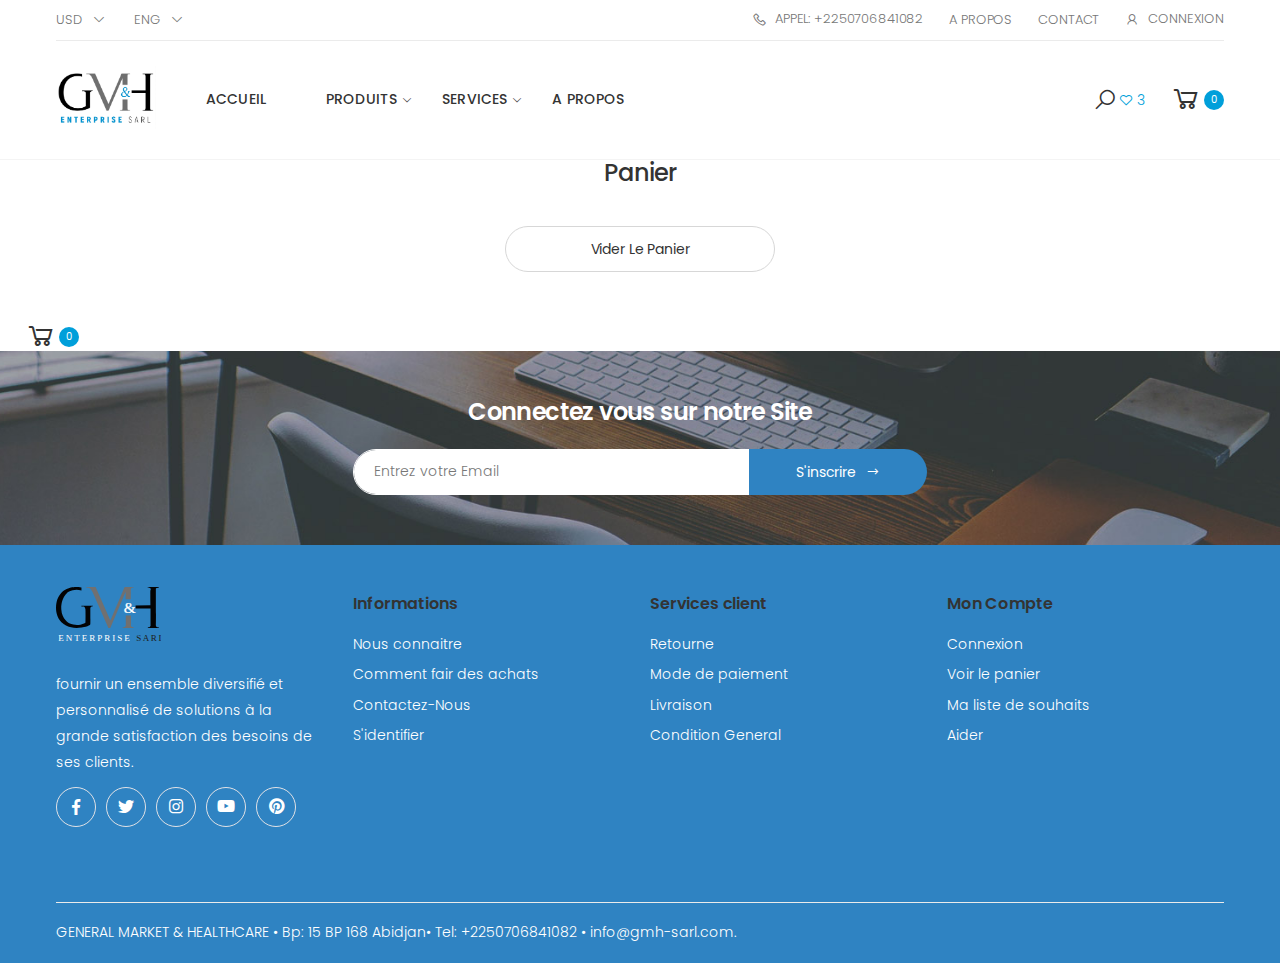
<file: panier.html>
<!DOCTYPE html>
<html lang="en">
<head>


    <meta charset="UTF-8">
    <meta http-equiv="X-UA-Compatible" content="IE=edge">
    <meta name="viewport" content="width=device-width, initial-scale=1, shrink-to-fit=no">
    <title>Panier</title>
    <meta name="keywords" content="HTML5 GM&H">
    <meta name="description" content="GM&H - General Market and Healthcare">
    <meta name="author" content="p-themes">
    <!-- Favicon -->
    <link rel="apple-touch-icon" sizes="180x180" href="assets/images/icons/gmh.png">
    <link rel="icon" type="image/png" sizes="32x32" href="assets/images/icons/gmh.png">
    <link rel="icon" type="image/png" sizes="16x16" href="assets/images/icons/gmh.png">
    <link rel="manifest" href="assets/images/icons/site.html">
    <link rel="mask-icon" href="assets/images/icons/gmh.png" color="#666666">
    <link rel="shortcut icon" href="assets/images/icons/gmh.png">
    <meta name="apple-mobile-web-app-title" content="GM&H">
    <meta name="application-name" content="GM&H">
    <meta name="msapplication-TileColor" content="#cc9966">
    <meta name="msapplication-config" content="assets/images/icons/browserconfig.xml">
    <meta name="theme-color" content="#ffffff">
    <link rel="stylesheet" href="assets/vendor/line-awesome/line-awesome/line-awesome/css/line-awesome.min.css">
    <!-- Plugins CSS File -->
    <link rel="stylesheet" href="assets/css/bootstrap.min.css">
    <link rel="stylesheet" href="assets/css/plugins/owl-carousel/owl.carousel.css">
    <link rel="stylesheet" href="assets/css/plugins/magnific-popup/magnific-popup.css">
    <link rel="stylesheet" href="assets/css/plugins/jquery.countdown.css">
    <!-- Main CSS File -->
    <link rel="stylesheet" href="assets/css/style.css">
    <link rel="stylesheet" href="assets/css/skins/skin-demo-4.css">
    <link rel="stylesheet" href="assets/css/demos/demo-4.css">
    <link rel="stylesheet" href="assets/css/active.css">


    <script src="main.js" defer></script>

    <style>
        /* Common styles for the product and cart items */
.product-item {
    display: flex;
    align-items: center;
    padding: 10px;
    border: 1px solid #ddd;
    margin-bottom: 10px;
    border-radius: 5px;
    background-color: #f9f9f9;
}

.product-item img {
    width: 200px;
    height: 200px;
    object-fit: cover;
    margin-right: 10px;
    border-radius: 5px;
}

.product-item .product-info {
    flex: 1;
    display: flex;
    flex-direction: column;
}

.product-item .product-info span {
    font-size: 16px;
    font-weight: bold;
    margin-bottom: 5px;
}

.product-item button {
    background-color: #009FDA;
    color: white;
    border: none;
    padding: 5px 10px;
    border-radius: 5px;
    cursor: pointer;
    transition: background-color 0.3s;
}

.product-item button:hover {
    background-color: #009FDA;
}

.banner-link{
    font-size: 14px;
    color: #000000;
    text-decoration: none;
    margin-bottom: 10px;


    border: none;
    padding: 5px 10px;
    border-radius: 5px;
    text-align: center;
    cursor: pointer;
    transition: background-color 0.3s;
}

.banner-link:hover {
    color: #007bff;
    background-color: #00000000;
}
    </style>
</head>
<body>

    <div class="page-wrapper">
    <header class="header">
        <div class="header-top">
            <div class="container">
                <div class="header-left">
                    <div class="header-dropdown">
                        <a href="#">Usd</a>
                        <div class="header-menu">
                            <ul>
                                <li><a href="#">XFA</a></li>
                                <li><a href="#">USD</a></li>
                            </ul>
                        </div><!-- End .header-menu -->
                    </div><!-- End .header-dropdown -->

                    <div class="header-dropdown">
                        <a href="#">Eng</a>
                        <div class="header-menu">
                            <ul>
                                <li><a href="#">English</a></li>
                                <li><a href="#">French</a></li>

                            </ul>
                        </div><!-- End .header-menu -->
                    </div><!-- End .header-dropdown -->
                </div><!-- End .header-left -->

                <div class="header-right">
                    <ul class="top-menu">
                        <li>
                            <a href="#">plus</a>
                            <ul>
                                <li><a href="tel:#"><i class="icon-phone"></i>Appel:  +2250706841082</a></li>
                                <li><a href="about.html">A Propos</a></li>
                                <li><a href="contact.html">Contact </a></li>
                                <li><a href="#signin-modal" data-toggle="modal"><i class="icon-user"></i>Connexion</a></li>
                            </ul>
                        </li>
                    </ul><!-- End .top-menu -->
                </div><!-- End .header-right -->
            </div><!-- End .container -->
        </div><!-- End .header-top -->

        <div class="header-middle sticky-header">
            <div class="container">
                <div class="header-left">
                    <button class="mobile-menu-toggler">
                        <span class="sr-only">Toggle mobile menu</span>
                        <i class="icon-bars"></i>
                    </button>

                    <a href="https://www.portotheme.com/html/molla/index1.html" class="logo">
                        <img src="assets/images/demos/demo-21/gmh.png" alt="" width="100" height="25">
                    </a>

                    <nav class="main-nav">
                        <ul class="menu sf-arrows">
                            <li >
                                <a href="index.html">Accueil</a>

                              
                            </li>
                            <li>
                                <a href="index-4.html" >Produits</a>

                                <ul>
                                    <li><a href="index-4.html#new-phones-tab" class="nav-category">Informatique</a></li>
                                    <!-- <li><a href="#new-all-link">Communication</a></li> -->
                                    <li><a href="index-4.html#new-tv-tab" class="nav-category">Healthcare</a></li>
                                    <li><a href="index-4.html#new-acc-tab" class="nav-category">Sauvegarde</a></li>
                                    <li><a href="index-4.html#new-watches-tab" class="nav-category">Securité</a></li>
                                    <li><a href="index-4.html#new-computers-tab" class="nav-category">Infracstructure</a></li>

                                    
                                </ul>
                            </li>
                            </li>
                            <li>
                                <a href="blog-listing.html" class="sf-with-ul">Services</a>

                                <div class="megamenu megamenu-sm">
                                    <div class="row no-gutters">
                                        <div class="col-md-6">
                                            <div class="menu-col">
                                                <div class="menu-title">Product Details</div><!-- End .menu-title -->
                                                <ul>
                                                    <li><a href="blog-listing.html#section7">Informatique</a></li>
                                                    <li><a href="blog-listing.html#section8">Communication</a></li>
                                                    <li><a href="blog-listing.html#section9"><span>Healthcare<span class="tip tip-new">New</span></span></a></li>
                                                    <li><a href="blog-listing.html#section10">Sauvegarde</a></li>
                                                    <li><a href="blog-listing.html#section11">Securité</a></li>
                                                    <li><a href="blog-listing.html#section12">Infracstructure</a></li>
                                                </ul>
                                            </div><!-- End .menu-col -->
                                        </div><!-- End .col-md-6 -->

                                        <div class="col-md-6">
                                            <div class="banner banner-overlay">
                                                <a href="category.html">
                                                    <img src="assets/images/menu/banner-2.jpg" alt="Banner">

                                                    <div class="banner-content banner-content-bottom">
                                                       
                                                    </div><!-- End .banner-content -->
                                                </a>
                                            </div><!-- End .banner -->
                                        </div><!-- End .col-md-6 -->
                                    </div><!-- End .row -->
                                </div><!-- End .megamenu megamenu-sm -->
                            </li>
                            <li>
                                <a href="about.html" >A Propos</a>
                                   
                            </li>
                            
                               
                        </ul><!-- End .menu -->
                    </nav><!-- End .main-nav -->
                </div><!-- End .header-left -->

                <div class="header-right">
                    <div class="header-search">
                        <a href="#" class="search-toggle" role="button" title="Search"><i class="icon-search"></i></a>
                        <form action="#" method="get">
                            <div class="header-search-wrapper">
                                <label for="q" class="sr-only">Rechercher..</label>
                                <input type="search" class="form-control" name="q" id="q" placeholder="Rechercher..." required>
                            </div><!-- End .header-search-wrapper -->
                        </form>
                    </div><!-- End .header-search -->
                    <div class="wishlist">
                        <a href="wishlist.html" title="Wishlist">
                            <i class="icon-heart-o"></i>
                            <span class="wishlist-count" style="background-color: rgba(0, 0, 0, 0);">3</span>
                        </a>
                    </div><!-- End .compare-dropdown -->

                    <div class="dropdown cart-dropdown">
                        <a href="panier.html" class="dropdown-toggle" >
                            <i href="panier.html"  class="icon-shopping-cart"></i>
                            <span class="cart-count" >2</span>
                        </a>


                    </div><!-- End .cart-dropdown -->
                </div><!-- End .header-right -->
            </div><!-- End .container -->
        </div><!-- End .header-middle -->
    </header><!-- End .header -->



    <div id="cart">
        
        <h2 class="title text-center mb-4">Panier</h2>
        
        <ul id="cart-items"></ul>

        <div class="more-container text-center mt-1 mb-5">
        <button  class="btn btn-outline-dark-2 btn-round btn-more" onclick="clearCart()">Vider le panier</button>
        <br>
        </div>
    </div>
    <div class="dropdown cart-dropdown">
        <a href="panier.html" class="dropdown-toggle">
            <i class="icon-shopping-cart"></i>
            <span class="cart-count">0</span>
        </a>
    </div>






    <footer class="footer" style="background-color: #2F83C2!important;color: white!important;">

        <div class="cta bg-image bg-dark pt-4 pb-5 mb-0" style="background-image: url(assets/images/demos/demo-4/bg-5.jpg);">
            <div class="container">
                <div class="row justify-content-center">
                    <div class="col-sm-10 col-md-8 col-lg-6">
                        <div class="cta-heading text-center">
                            <h3 class="cta-title text-white">Connectez vous sur notre Site</h3><!-- End .cta-title -->
                            <p class="cta-desc text-white"></p><!-- End .cta-desc -->
                        </div><!-- End .text-center -->
                    
                        <form action="#">
                            <div class="input-group input-group-round">
                                <input type="email" class="form-control form-control-white" placeholder="Entrez votre Email" aria-label="Email Adress" required>
                                <div class="input-group-append">
                                    <button class="btn btn-primary" type="submit"  style="background-color: #2F83C2!important;border: #2F83C2;"><span>S'inscrire</span><i class="icon-long-arrow-right"></i></button>
                                </div><!-- .End .input-group-append -->
                            </div><!-- .End .input-group -->
                        </form>
                    </div><!-- End .col-sm-10 col-md-8 col-lg-6 -->
                </div><!-- End .row -->
            </div><!-- End .container -->
        </div><!-- End .cta -->
        <div class="footer-middle">
            <div class="container">
                <div class="row">
                    <div class="col-sm-6 col-lg-3">
                        <div class="widget widget-about">
                            <img src="assets/images/Sans titre - 1.svg" class="footer-logo" alt="Footer Logo" width="105" height="25">
                            <p style="color: white;">fournir un ensemble diversifié
                                et personnalisé de solutions
                                à la grande satisfaction des
                                besoins de ses clients. </p>

                            <div class="social-icons">
                                <a href="#" class="social-icon" target="_blank" title="Facebook"><i class="icon-facebook-f"></i></a>
                                <a href="#" class="social-icon" target="_blank" title="Twitter"><i class="icon-twitter"></i></a>
                                <a href="#" class="social-icon" target="_blank" title="Instagram"><i class="icon-instagram"></i></a>
                                <a href="#" class="social-icon" target="_blank" title="Youtube"><i class="icon-youtube"></i></a>
                                <a href="#" class="social-icon" target="_blank" title="Pinterest"><i class="icon-pinterest"></i></a>
                            </div><!-- End .soial-icons -->
                        </div><!-- End .widget about-widget -->
                    </div><!-- End .col-sm-6 col-lg-3 -->

                    <div class="col-sm-6 col-lg-3">
                        <div class="widget">
                            <h4 class="widget-title">Informations</h4><!-- End .widget-title -->

                            <ul class="widget-list">
                                <li><a href="about.html">Nous connaitre</a></li>
                                <li><a href="#">Comment fair des achats</a></li>
                                
                                <li><a href="contact.html">Contactez-Nous</a></li>
                                <li><a href="login.html">S'identifier</a></li>
                            </ul><!-- End .widget-list -->
                        </div><!-- End .widget -->
                    </div><!-- End .col-sm-6 col-lg-3 -->

                    <div class="col-sm-6 col-lg-3">
                        <div class="widget">
                            <h4 class="widget-title">Services client</h4><!-- End .widget-title -->

                            <ul class="widget-list">
                                <li><a href="#">Retourne</a></li>
                                <li><a href="#">Mode de paiement</a></li>
                                <li><a href="#">Livraison</a></li>
                                <li><a href="#">Condition General</a></li>
                        
                            </ul><!-- End .widget-list -->
                        </div><!-- End .widget -->
                    </div><!-- End .col-sm-6 col-lg-3 -->

                    <div class="col-sm-6 col-lg-3">
                        <div class="widget">
                            <h4 class="widget-title">Mon Compte</h4><!-- End .widget-title -->

                            <ul class="widget-list">
                                <li><a href="#">Connexion</a></li>
                                <li><a href="panier.html">Voir le panier</a></li>
                                <li><a href="#">Ma liste de souhaits</a></li>
                                <li><a href="#">Aider</a></li>
                        
                            </ul><!-- End .widget-list -->
                        </div><!-- End .widget -->
                    </div><!-- End .col-sm-6 col-lg-3 -->
                </div><!-- End .row -->
            </div><!-- End .container -->
        </div><!-- End .footer-middle -->

        <div class="footer-bottom">
            <div class="container">
                <p class="footer-copyright" style="color: white;">GENERAL MARKET & HEALTHCARE • Bp:  15 BP 168 Abidjan• Tel: +2250706841082 • info@gmh-sarl.com.</p><!-- End .footer-copyright -->
                <figure class="footer-payments">
                    <!-- <img src="assets/images/payments.png" alt="Payment methods" width="272" height="20"> -->
                </figure><!-- End .footer-payments -->
            </div><!-- End .container -->
        </div><!-- End .footer-bottom -->
    </footer><!-- End .footer -->
</div><!-- End .page-wrapper -->
<button id="scroll-top" title="Back to Top" style="background-color: #009FDA;color: white;"><i class="icon-arrow-up"></i></button>

<!-- Mobile Menu -->
<div class="mobile-menu-overlay"></div><!-- End .mobil-menu-overlay -->

<div class="mobile-menu-container mobile-menu-light"  style="background-color: #2F83C2!important;color: white!important;">
    <div class="mobile-menu-wrapper"  >
        <span class="mobile-menu-close"><i class="icon-close"></i></span>
        
        <form action="#" method="get" class="mobile-search">
            <label for="mobile-search" class="sr-only">Search</label>
            <input type="search" class="form-control" name="mobile-search" id="mobile-search" placeholder="Search in..." required>
            <button class="btn btn-primary" type="submit"><i class="icon-search"></i></button>
        </form>

        <ul class="nav nav-pills-mobile nav-border-anim" role="tablist">
            <li class="nav-item">
                <a class="nav-link active" id="mobile-menu-link" data-toggle="tab" href="#mobile-menu-tab" role="tab" aria-controls="mobile-menu-tab" aria-selected="true">Menu</a>
            <!-- </li>
            <li class="nav-item">
                <a class="nav-link" id="mobile-cats-link" data-toggle="tab" href="#mobile-cats-tab" role="tab" aria-controls="mobile-cats-tab" aria-selected="false">Categories</a>
            </li> -->
        </ul>

        <div class="tab-content" >
            <div class="tab-pane fade show active" id="mobile-menu-tab" role="tabpanel" aria-labelledby="mobile-menu-link">
                <nav class="mobile-nav">
                    <ul class="mobile-menu">
                        <li class="active">
                            <a href="index.html" style="color: white!important;">Accueil</a>
                        </li>
                        <li>
                            <a href="index-4.html" style="color: white!important;">Produits</a>
                            <ul>
                                <li><a href="index-4.html#new-phones-tab" class="nav-category" style="color: white!important;">Informatique</a></li>
                                <!-- <li><a href="#new-all-link">Communication</a></li> -->
                                <li><a href="index-4.html#new-tv-tab" class="nav-category" style="color: white!important;">Healthcare</a></li>
                                <li><a href="index-4.html#new-acc-tab" class="nav-category" style="color: white!important;">Sauvegarde</a></li>
                                <li><a href="index-4.html#new-watches-tab" class="nav-category" style="color: white!important;">Securité</a></li>
                                <li><a href="index-4.html#new-computers-tab" class="nav-category" style="color: white!important;">Infracstructure</a></li>
                            </ul>
                        </li>
                        <li>
                            <a href="blog-listing.html" class="sf-with-ul" style="color: white!important;">Service</a>
                            <ul>
                                <li><a href="blog-listing.html#section7" style="color: white!important;">Informatique</a></li>
                                <li><a href="blog-listing.html#section8" style="color: white!important;">Communication</a></li>
                                <li><a href="blog-listing.html#section9" style="color: white!important;"><span>Healthcare<span class="tip tip-new">New</span></span></a></li>
                                <li><a href="blog-listing.html#section10" style="color: white!important;">Sauvegarde</a></li>
                                <li><a href="blog-listing.html#section11" style="color: white!important;">Securité</a></li>
                                <li><a href="blog-listing.html#section12" style="color: white!important;">Infracstructure</a></li>
                            </ul>
                        </li>
                        <li>
                            <a href="about.html" style="color: white!important;">a propos</a>

                        </li>
                        <li>
                            <a href="contact.html" style="color: white!important;">contact</a>

                        </li>
                       
                    </ul>
                </nav><!-- End .mobile-nav -->
            </div><!-- .End .tab-pane -->
            <div class="tab-pane fade" id="mobile-cats-tab" role="tabpanel" aria-labelledby="mobile-cats-link">

            </div><!-- .End .tab-pane -->
        </div><!-- End .tab-content -->

        <div class="social-icons" >
            <a href="#" class="social-icon" target="_blank" title="Facebook"><i class="icon-facebook-f" style="color: white!important;"></i></a>
            <a href="#" class="social-icon" target="_blank" title="Twitter"><i class="icon-twitter" style="color: white!important;"></i></a>
            <a href="#" class="social-icon" target="_blank" title="Instagram"><i class="icon-instagram" style="color: white!important;"></i></a>
            <a href="#" class="social-icon" target="_blank" title="Youtube"><i class="icon-youtube" style="color: white!important;"></i></a>
        </div><!-- End .social-icons -->
    </div><!-- End .mobile-menu-wrapper -->
</div><!-- End .mobile-menu-container -->

<!-- Sign in / Register Modal -->
<div class="modal fade" id="signin-modal" tabindex="-1" role="dialog" aria-hidden="true">
    <div class="modal-dialog modal-dialog-centered" role="document">
        <div class="modal-content">
            <div class="modal-body">
                <button type="button" class="close" data-dismiss="modal" aria-label="Close">
                    <span aria-hidden="true"><i class="icon-close"></i></span>
                </button>
                <div class="form-box">
                    <div class="form-tab">
                        <ul class="nav nav-pills nav-fill" role="tablist">
                            <li class="nav-item">
                                <a class="nav-link active" id="signin-tab" data-toggle="tab" href="#signin" role="tab" aria-controls="signin" aria-selected="true">Se connecté</a>
                            </li>
                            <li class="nav-item">
                                <a class="nav-link" id="register-tab" data-toggle="tab" href="#register" role="tab" aria-controls="register" aria-selected="false">S'incrire</a>
                            </li>
                        </ul>
                        <div class="tab-content" id="tab-content-5">
                            <div class="tab-pane fade show active" id="signin" role="tabpanel" aria-labelledby="signin-tab">
                                <form action="#">
                                    <div class="form-group">
                                        <label for="singin-email">Nom ou adress mail *</label>
                                        <input type="text" class="form-control" id="singin-email" name="singin-email" required>
                                    </div><!-- End .form-group -->

                                    <div class="form-group">
                                        <label for="singin-password">Mot de passe *</label>
                                        <input type="password" class="form-control" id="singin-password" name="singin-password" required>
                                    </div><!-- End .form-group -->

                                    <div class="form-footer">
                                        <button type="submit" class="btn btn-outline-primary-2">
                                            <span>CONNEXION</span>
                                            <i class="icon-long-arrow-right"></i>
                                        </button>

                                        <div class="custom-control custom-checkbox">
                                            <input type="checkbox" class="custom-control-input" id="signin-remember">
                                            <label class="custom-control-label" for="signin-remember">Se souvenir de moi</label>
                                        </div><!-- End .custom-checkbox -->

                                        <a href="#" class="forgot-link">Mot de passe oublié?</a>
                                    </div><!-- End .form-footer -->
                                </form>
                                
                            </div><!-- .End .tab-pane -->
                            <div class="tab-pane fade" id="register" role="tabpanel" aria-labelledby="register-tab">
                                <form action="#">
                                    <div class="form-group">
                                        <label for="register-email">Adress mail *</label>
                                        <input type="email" class="form-control" id="register-email" name="register-email" required>
                                    </div><!-- End .form-group -->

                                    <div class="form-group">
                                        <label for="register-password">Mot de pass *</label>
                                        <input type="password" class="form-control" id="register-password" name="register-password" required>
                                    </div><!-- End .form-group -->

                                    <div class="form-footer">
                                        <button type="submit" class="btn btn-outline-primary-2">
                                            <span>CONNEXION</span>
                                            <i class="icon-long-arrow-right"></i>
                                        </button>

                                        <div class="custom-control custom-checkbox">
                                            <input type="checkbox" class="custom-control-input" id="register-policy" required>
                                            <label class="custom-control-label" for="register-policy">J'accepte <a href="#">les conditions d'utilisateur</a> *</label>
                                        </div><!-- End .custom-checkbox -->
                                    </div><!-- End .form-footer -->
                                </form>
                               
                            </div><!-- .End .tab-pane -->
                        </div><!-- End .tab-content -->
                    </div><!-- End .form-tab -->


                </div><!-- End .form-box -->
                </div><!-- End .modal-body -->
            </div><!-- End .modal-content -->
        </div><!-- End .modal-dialog -->
    </div><!-- End .modal -->


    <!-- Plugins JS File -->
    <script src="assets/js/jquery.min.js"></script>
    <script src="assets/js/bootstrap.bundle.min.js"></script>
    <script src="assets/js/jquery.hoverIntent.min.js"></script>
    <script src="assets/js/jquery.waypoints.min.js"></script>
    <script src="assets/js/superfish.min.js"></script>
    <script src="assets/js/owl.carousel.min.js"></script>
    <script src="assets/js/bootstrap-input-spinner.js"></script>
    <script src="assets/js/jquery.plugin.min.js"></script>
    <script src="assets/js/jquery.magnific-popup.min.js"></script>
    <script src="assets/js/jquery.countdown.min.js"></script>
    <!-- Main JS File -->
    <script src="assets/js/main.js"></script>
    <script src="assets/js/demos/demo-4.js"></script>


</body>
</html>
</file>
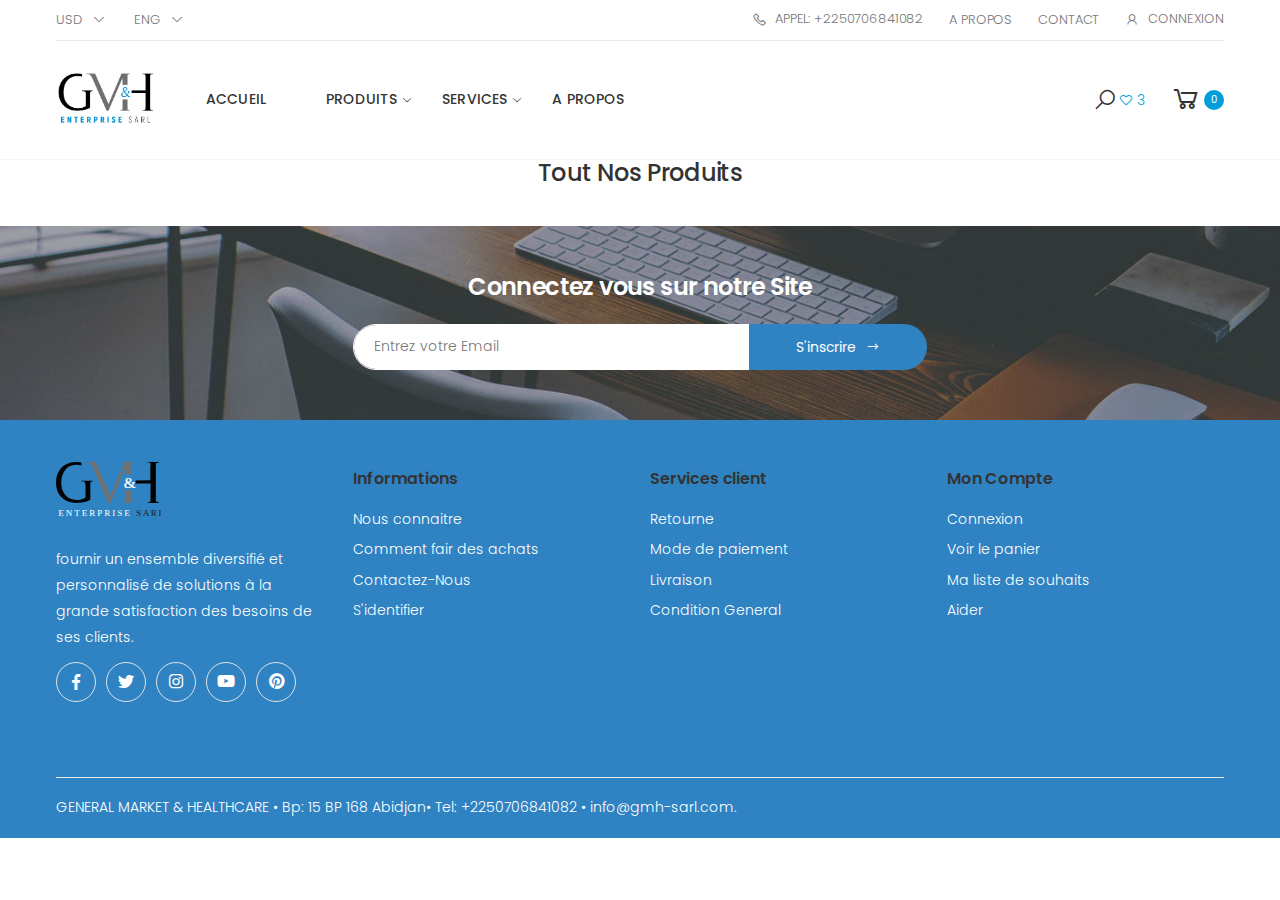
<file: tout.html>
<!DOCTYPE html>
<html lang="en">
<head>


    <meta charset="UTF-8">
    <meta http-equiv="X-UA-Compatible" content="IE=edge">
    <meta name="viewport" content="width=device-width, initial-scale=1, shrink-to-fit=no">
    <title>Gallerie</title>
    <meta name="keywords" content="HTML5 Template">
    <meta name="description" content="GM&H - General Market and Healthcare">
    <meta name="author" content="p-themes">
    <!-- Favicon -->
    <link rel="apple-touch-icon" sizes="180x180" href="assets/images/icons/gmh.png">
    <link rel="icon" type="image/png" sizes="32x32" href="assets/images/icons/gmh.png">
    <link rel="icon" type="image/png" sizes="16x16" href="assets/images/icons/gmh.png">
    <link rel="manifest" href="assets/images/icons/site.html">
    <link rel="mask-icon" href="assets/images/icons/gmh.png" color="#666666">
    <link rel="shortcut icon" href="assets/images/icons/gmh.png">
    <meta name="apple-mobile-web-app-title" content="GM&H">
    <meta name="application-name" content="GM&H">
    <meta name="msapplication-TileColor" content="#cc9966">
    <meta name="msapplication-config" content="assets/images/icons/browserconfig.xml">
    <meta name="theme-color" content="#ffffff">
    <link rel="stylesheet" href="assets/vendor/line-awesome/line-awesome/line-awesome/css/line-awesome.min.css">
    <!-- Plugins CSS File -->
    <link rel="stylesheet" href="assets/css/bootstrap.min.css">
    <link rel="stylesheet" href="assets/css/plugins/owl-carousel/owl.carousel.css">
    <link rel="stylesheet" href="assets/css/plugins/magnific-popup/magnific-popup.css">
    <link rel="stylesheet" href="assets/css/plugins/jquery.countdown.css">
    <!-- Main CSS File -->
    <link rel="stylesheet" href="assets/css/style.css">
    <link rel="stylesheet" href="assets/css/skins/skin-demo-4.css">
    <link rel="stylesheet" href="assets/css/demos/demo-4.css">
    <link rel="stylesheet" href="assets/css/active.css">


    <script src="main.js" defer></script>

    <style>
        /* Common styles for the product and cart items */
.product-item {
    display: flex;
    align-items: center;
    padding: 10px;
    border: 1px solid #ddd;
    margin-bottom: 10px;
    border-radius: 5px;
    background-color: #f9f9f9;
}

.product-item img {
    width: 200px;
    height: 200px;
    object-fit: cover;
    margin-right: 10px;
    border-radius: 5px;
}

.product-item .product-info {
    flex: 1;
    display: flex;
    flex-direction: column;
}

.product-item .product-info span {
    font-size: 16px;
    font-weight: bold;
    margin-bottom: 5px;
}

.product-item button {
    background-color: #009FDA;
    color: white;
    border: none;
    padding: 5px 10px;
    border-radius: 5px;
    cursor: pointer;
    transition: background-color 0.3s;
}

.product-item button:hover {
    background-color: #009FDA;
}

.banner-link{
    font-size: 14px;
    color: #000000;
    text-decoration: none;
    margin-bottom: 10px;


    border: none;
    padding: 5px 10px;
    border-radius: 5px;
    text-align: center;
    cursor: pointer;
    transition: background-color 0.3s;
}

.banner-link:hover {
    color: #007bff;
    background-color: #00000000;
}
    </style>
</head>
<body>

    <div class="page-wrapper">
    <header class="header">
        <div class="header-top">
            <div class="container">
                <div class="header-left">
                    <div class="header-dropdown">
                        <a href="#">Usd</a>
                        <div class="header-menu">
                            <ul>
                                <li><a href="#">XFA</a></li>
                                <li><a href="#">USD</a></li>
                            </ul>
                        </div><!-- End .header-menu -->
                    </div><!-- End .header-dropdown -->

                    <div class="header-dropdown">
                        <a href="#">Eng</a>
                        <div class="header-menu">
                            <ul>
                                <li><a href="#">English</a></li>
                                <li><a href="#">French</a></li>

                            </ul>
                        </div><!-- End .header-menu -->
                    </div><!-- End .header-dropdown -->
                </div><!-- End .header-left -->

                <div class="header-right">
                    <ul class="top-menu">
                        <li>
                            <a href="#">plus</a>
                            <ul>
                                <li><a href="tel:#"><i class="icon-phone"></i>Appel:  +2250706841082
                                </a></li>
                                <li><a href="about.html">A Propos</a></li>
                                <li><a href="contact.html">Contact </a></li>
                                <li><a href="#signin-modal" data-toggle="modal"><i class="icon-user"></i>Connexion</a></li>
                            </ul>
                        </li>
                    </ul><!-- End .top-menu -->
                </div><!-- End .header-right -->
            </div><!-- End .container -->
        </div><!-- End .header-top -->

        <div class="header-middle sticky-header">
            <div class="container">
                <div class="header-left">
                    <button class="mobile-menu-toggler">
                        <span class="sr-only">Toggle mobile menu</span>
                        <i class="icon-bars"></i>
                    </button>

                    <a href="https://www.portotheme.com/html/molla/index1.html" class="logo">
                        <img src="assets/images/demos/demo-21/gmh.png" alt="" width="100" height="25">
                    </a>

                    <nav class="main-nav">
                        <ul class="menu sf-arrows">
                            <li >
                                <a href="index.html">Accueil</a>

                              
                            </li>
                            <li>
                                <a href="index-4.html" >Produits</a>

                                <ul>
                                    <li><a href="index-4.html#new-phones-tab" class="nav-category">Informatique</a></li>
                                    <!-- <li><a href="#new-all-link">Communication</a></li> -->
                                    <li><a href="index-4.html#new-tv-tab" class="nav-category">Healthcare</a></li>
                                    <li><a href="index-4.html#new-acc-tab" class="nav-category">Sauvegarde</a></li>
                                    <li><a href="index-4.html#new-watches-tab" class="nav-category">Securité</a></li>
                                    <li><a href="index-4.html#new-computers-tab" class="nav-category">Infracstructure</a></li>

                                </ul>
                            </li>
                            </li>
                            <li>
                                <a href="blog-listing.html" class="sf-with-ul">Services</a>

                                <div class="megamenu megamenu-sm">
                                    <div class="row no-gutters">
                                        <div class="col-md-6">
                                            <div class="menu-col">
                                                <div class="menu-title">Product Details</div><!-- End .menu-title -->
                                                <ul>
                                                    <li><a href="blog-listing.html#section7">Informatique</a></li>
                                                    <li><a href="blog-listing.html#section8">Communication</a></li>
                                                    <li><a href="blog-listing.html#section9"><span>Healthcare<span class="tip tip-new">New</span></span></a></li>
                                                    <li><a href="blog-listing.html#section10">Sauvegarde</a></li>
                                                    <li><a href="blog-listing.html#section11">Securité</a></li>
                                                    <li><a href="blog-listing.html#section12">Infracstructure</a></li>
                                                </ul>
                                            </div><!-- End .menu-col -->
                                        </div><!-- End .col-md-6 -->

                                        <div class="col-md-6">
                                            <div class="banner banner-overlay">
                                                <a href="category.html">
                                                    <img src="assets/images/menu/banner-2.jpg" alt="Banner">

                                                    <div class="banner-content banner-content-bottom">
                                                
                                                    </div><!-- End .banner-content -->
                                                </a>
                                            </div><!-- End .banner -->
                                        </div><!-- End .col-md-6 -->
                                    </div><!-- End .row -->
                                </div><!-- End .megamenu megamenu-sm -->
                            </li>
                            <li>
                                <a href="about.html" >A Propos</a>
                                   
                            </li>
                            
                               
                        </ul><!-- End .menu -->
                    </nav><!-- End .main-nav -->
                </div><!-- End .header-left -->

                <div class="header-right">
                    <div class="header-search">
                        <a href="#" class="search-toggle" role="button" title="Search"><i class="icon-search"></i></a>
                        <form action="#" method="get">
                            <div class="header-search-wrapper">
                                <label for="q" class="sr-only">Rechercher..</label>
                                <input type="search" class="form-control" name="q" id="q" placeholder="Rechercher..." required>
                            </div><!-- End .header-search-wrapper -->
                        </form>
                    </div><!-- End .header-search -->
                    <div class="wishlist">
                        <a href="wishlist.html" title="Wishlist">
                            <i class="icon-heart-o"></i>
                            <span class="wishlist-count" style="background-color: rgba(0, 0, 0, 0);">3</span>
                        </a>
                    </div><!-- End .compare-dropdown -->

                    <div class="dropdown cart-dropdown">
                        <a href="panier.html" class="dropdown-toggle" >
                            <i href="panier.html"  class="icon-shopping-cart"></i>
                            <span class="cart-count" >2</span>
                        </a>


                    </div><!-- End .cart-dropdown -->
                </div><!-- End .header-right -->
            </div><!-- End .container -->
        </div><!-- End .header-middle -->
    </header><!-- End .header -->










    <div id="cart">
        
        <h2 class="title text-center mb-4">Tout Nos Produits</h2>

        
    </div>















    <footer class="footer" style="background-color: #2F83C2!important;color: white!important;">

        <div class="cta bg-image bg-dark pt-4 pb-5 mb-0" style="background-image: url(assets/images/demos/demo-4/bg-5.jpg);">
            <div class="container">
                <div class="row justify-content-center">
                    <div class="col-sm-10 col-md-8 col-lg-6">
                        <div class="cta-heading text-center">
                            <h3 class="cta-title text-white">Connectez vous sur notre Site</h3><!-- End .cta-title -->
                            <p class="cta-desc text-white"></p><!-- End .cta-desc -->
                        </div><!-- End .text-center -->
                    
                        <form action="#">
                            <div class="input-group input-group-round">
                                <input type="email" class="form-control form-control-white" placeholder="Entrez votre Email" aria-label="Email Adress" required>
                                <div class="input-group-append">
                                    <button class="btn btn-primary" type="submit"  style="background-color: #2F83C2!important;border: #2F83C2;"><span>S'inscrire</span><i class="icon-long-arrow-right"></i></button>
                                </div><!-- .End .input-group-append -->
                            </div><!-- .End .input-group -->
                        </form>
                    </div><!-- End .col-sm-10 col-md-8 col-lg-6 -->
                </div><!-- End .row -->
            </div><!-- End .container -->
        </div><!-- End .cta -->
        <div class="footer-middle">
            <div class="container">
                <div class="row">
                    <div class="col-sm-6 col-lg-3">
                        <div class="widget widget-about">
                            <img src="assets/images/Sans titre - 1.svg" class="footer-logo" alt="Footer Logo" width="105" height="25">
                            <p style="color: white;">fournir un ensemble diversifié
                                et personnalisé de solutions
                                à la grande satisfaction des
                                besoins de ses clients. </p>

                            <div class="social-icons">
                                <a href="#" class="social-icon" target="_blank" title="Facebook"><i class="icon-facebook-f"></i></a>
                                <a href="#" class="social-icon" target="_blank" title="Twitter"><i class="icon-twitter"></i></a>
                                <a href="#" class="social-icon" target="_blank" title="Instagram"><i class="icon-instagram"></i></a>
                                <a href="#" class="social-icon" target="_blank" title="Youtube"><i class="icon-youtube"></i></a>
                                <a href="#" class="social-icon" target="_blank" title="Pinterest"><i class="icon-pinterest"></i></a>
                            </div><!-- End .soial-icons -->
                        </div><!-- End .widget about-widget -->
                    </div><!-- End .col-sm-6 col-lg-3 -->

                    <div class="col-sm-6 col-lg-3">
                        <div class="widget">
                            <h4 class="widget-title">Informations</h4><!-- End .widget-title -->

                            <ul class="widget-list">
                                <li><a href="about.html">Nous connaitre</a></li>
                                <li><a href="#">Comment fair des achats</a></li>
                                
                                <li><a href="contact.html">Contactez-Nous</a></li>
                                <li><a href="login.html">S'identifier</a></li>
                            </ul><!-- End .widget-list -->
                        </div><!-- End .widget -->
                    </div><!-- End .col-sm-6 col-lg-3 -->

                    <div class="col-sm-6 col-lg-3">
                        <div class="widget">
                            <h4 class="widget-title">Services client</h4><!-- End .widget-title -->

                            <ul class="widget-list">
                                <li><a href="#">Retourne</a></li>
                                <li><a href="#">Mode de paiement</a></li>
                                <li><a href="#">Livraison</a></li>
                                <li><a href="#">Condition General</a></li>
                        
                            </ul><!-- End .widget-list -->
                        </div><!-- End .widget -->
                    </div><!-- End .col-sm-6 col-lg-3 -->

                    <div class="col-sm-6 col-lg-3">
                        <div class="widget">
                            <h4 class="widget-title">Mon Compte</h4><!-- End .widget-title -->

                            <ul class="widget-list">
                                <li><a href="#">Connexion</a></li>
                                <li><a href="panier.html">Voir le panier</a></li>
                                <li><a href="#">Ma liste de souhaits</a></li>
                                <li><a href="#">Aider</a></li>
                        
                            </ul><!-- End .widget-list -->
                        </div><!-- End .widget -->
                    </div><!-- End .col-sm-6 col-lg-3 -->
                </div><!-- End .row -->
            </div><!-- End .container -->
        </div><!-- End .footer-middle -->

        <div class="footer-bottom">
            <div class="container">
                <p class="footer-copyright" style="color: white;">GENERAL MARKET & HEALTHCARE • Bp:  15 BP 168 Abidjan• Tel: +2250706841082 • info@gmh-sarl.com.</p><!-- End .footer-copyright -->
                <figure class="footer-payments">
                    <!-- <img src="assets/images/payments.png" alt="Payment methods" width="272" height="20"> -->
                </figure><!-- End .footer-payments -->
            </div><!-- End .container -->
        </div><!-- End .footer-bottom -->
    </footer><!-- End .footer -->
</div><!-- End .page-wrapper -->
<button id="scroll-top" title="Back to Top" style="background-color: #009FDA;color: white;"><i class="icon-arrow-up"></i></button>

<!-- Mobile Menu -->
<div class="mobile-menu-overlay"></div><!-- End .mobil-menu-overlay -->

<div class="mobile-menu-container mobile-menu-light"  style="background-color: #2F83C2!important;color: white!important;">
    <div class="mobile-menu-wrapper"  >
        <span class="mobile-menu-close"><i class="icon-close"></i></span>
        
        <form action="#" method="get" class="mobile-search">
            <label for="mobile-search" class="sr-only">Search</label>
            <input type="search" class="form-control" name="mobile-search" id="mobile-search" placeholder="Search in..." required>
            <button class="btn btn-primary" type="submit"><i class="icon-search"></i></button>
        </form>

        <ul class="nav nav-pills-mobile nav-border-anim" role="tablist">
            <li class="nav-item">
                <a class="nav-link active" id="mobile-menu-link" data-toggle="tab" href="#mobile-menu-tab" role="tab" aria-controls="mobile-menu-tab" aria-selected="true">Menu</a>
            <!-- </li>
            <li class="nav-item">
                <a class="nav-link" id="mobile-cats-link" data-toggle="tab" href="#mobile-cats-tab" role="tab" aria-controls="mobile-cats-tab" aria-selected="false">Categories</a>
            </li> -->
        </ul>

        <div class="tab-content" >
            <div class="tab-pane fade show active" id="mobile-menu-tab" role="tabpanel" aria-labelledby="mobile-menu-link">
                <nav class="mobile-nav">
                    <ul class="mobile-menu">
                        <li class="active">
                            <a href="index.html" style="color: white!important;">Accueil</a>
                        </li>
                        <li>
                            <a href="index-4.html" style="color: white!important;">Produits</a>
                            <ul>
                                <li><a href="index-4.html#new-phones-tab" class="nav-category" style="color: white!important;">Informatique</a></li>
                                <!-- <li><a href="#new-all-link">Communication</a></li> -->
                                <li><a href="index-4.html#new-tv-tab" class="nav-category" style="color: white!important;">Healthcare</a></li>
                                <li><a href="index-4.html#new-acc-tab" class="nav-category" style="color: white!important;">Sauvegarde</a></li>
                                <li><a href="index-4.html#new-watches-tab" class="nav-category" style="color: white!important;">Securité</a></li>
                                <li><a href="index-4.html#new-computers-tab" class="nav-category" style="color: white!important;">Infracstructure</a></li>
                            </ul>
                        </li>
                        <li>
                            <a href="blog-listing.html" class="sf-with-ul" style="color: white!important;">Service</a>
                            <ul>
                                <li><a href="blog-listing.html#section7" style="color: white!important;">Informatique</a></li>
                                <li><a href="blog-listing.html#section8" style="color: white!important;">Communication</a></li>
                                <li><a href="blog-listing.html#section9" style="color: white!important;"><span>Healthcare<span class="tip tip-new">New</span></span></a></li>
                                <li><a href="blog-listing.html#section10" style="color: white!important;">Sauvegarde</a></li>
                                <li><a href="blog-listing.html#section11" style="color: white!important;">Securité</a></li>
                                <li><a href="blog-listing.html#section12" style="color: white!important;">Infracstructure</a></li>
                            </ul>
                        </li>
                        <li>
                            <a href="about.html" style="color: white!important;">a propos</a>

                        </li>
                        <li>
                            <a href="contact.html" style="color: white!important;">contact</a>

                        </li>
                       
                    </ul>
                </nav><!-- End .mobile-nav -->
            </div><!-- .End .tab-pane -->
            <div class="tab-pane fade" id="mobile-cats-tab" role="tabpanel" aria-labelledby="mobile-cats-link">

            </div><!-- .End .tab-pane -->
        </div><!-- End .tab-content -->

        <div class="social-icons" >
            <a href="#" class="social-icon" target="_blank" title="Facebook"><i class="icon-facebook-f" style="color: white!important;"></i></a>
            <a href="#" class="social-icon" target="_blank" title="Twitter"><i class="icon-twitter" style="color: white!important;"></i></a>
            <a href="#" class="social-icon" target="_blank" title="Instagram"><i class="icon-instagram" style="color: white!important;"></i></a>
            <a href="#" class="social-icon" target="_blank" title="Youtube"><i class="icon-youtube" style="color: white!important;"></i></a>
        </div><!-- End .social-icons -->
    </div><!-- End .mobile-menu-wrapper -->
</div><!-- End .mobile-menu-container -->

<!-- Sign in / Register Modal -->
<div class="modal fade" id="signin-modal" tabindex="-1" role="dialog" aria-hidden="true">
    <div class="modal-dialog modal-dialog-centered" role="document">
        <div class="modal-content">
            <div class="modal-body">
                <button type="button" class="close" data-dismiss="modal" aria-label="Close">
                    <span aria-hidden="true"><i class="icon-close"></i></span>
                </button>
                <div class="form-box">
                    <div class="form-tab">
                        <ul class="nav nav-pills nav-fill" role="tablist">
                            <li class="nav-item">
                                <a class="nav-link active" id="signin-tab" data-toggle="tab" href="#signin" role="tab" aria-controls="signin" aria-selected="true">Se connecté</a>
                            </li>
                            <li class="nav-item">
                                <a class="nav-link" id="register-tab" data-toggle="tab" href="#register" role="tab" aria-controls="register" aria-selected="false">S'incrire</a>
                            </li>
                        </ul>
                        <div class="tab-content" id="tab-content-5">
                            <div class="tab-pane fade show active" id="signin" role="tabpanel" aria-labelledby="signin-tab">
                                <form action="#">
                                    <div class="form-group">
                                        <label for="singin-email">Nom ou adress mail *</label>
                                        <input type="text" class="form-control" id="singin-email" name="singin-email" required>
                                    </div><!-- End .form-group -->

                                    <div class="form-group">
                                        <label for="singin-password">Mot de passe *</label>
                                        <input type="password" class="form-control" id="singin-password" name="singin-password" required>
                                    </div><!-- End .form-group -->

                                    <div class="form-footer">
                                        <button type="submit" class="btn btn-outline-primary-2">
                                            <span>CONNEXION</span>
                                            <i class="icon-long-arrow-right"></i>
                                        </button>

                                        <div class="custom-control custom-checkbox">
                                            <input type="checkbox" class="custom-control-input" id="signin-remember">
                                            <label class="custom-control-label" for="signin-remember">Se souvenir de moi</label>
                                        </div><!-- End .custom-checkbox -->

                                        <a href="#" class="forgot-link">Mot de passe oublié?</a>
                                    </div><!-- End .form-footer -->
                                </form>
                                
                            </div><!-- .End .tab-pane -->
                            <div class="tab-pane fade" id="register" role="tabpanel" aria-labelledby="register-tab">
                                <form action="#">
                                    <div class="form-group">
                                        <label for="register-email">Adress mail *</label>
                                        <input type="email" class="form-control" id="register-email" name="register-email" required>
                                    </div><!-- End .form-group -->

                                    <div class="form-group">
                                        <label for="register-password">Mot de pass *</label>
                                        <input type="password" class="form-control" id="register-password" name="register-password" required>
                                    </div><!-- End .form-group -->

                                    <div class="form-footer">
                                        <button type="submit" class="btn btn-outline-primary-2">
                                            <span>CONNEXION</span>
                                            <i class="icon-long-arrow-right"></i>
                                        </button>

                                        <div class="custom-control custom-checkbox">
                                            <input type="checkbox" class="custom-control-input" id="register-policy" required>
                                            <label class="custom-control-label" for="register-policy">J'accepte <a href="#">les conditions d'utilisateur</a> *</label>
                                        </div><!-- End .custom-checkbox -->
                                    </div><!-- End .form-footer -->
                                </form>
                               
                            </div><!-- .End .tab-pane -->
                        </div><!-- End .tab-content -->
                    </div><!-- End .form-tab -->


                </div><!-- End .form-box -->
                </div><!-- End .modal-body -->
            </div><!-- End .modal-content -->
        </div><!-- End .modal-dialog -->
    </div><!-- End .modal -->


    <!-- Plugins JS File -->
    <script src="assets/js/jquery.min.js"></script>
    <script src="assets/js/bootstrap.bundle.min.js"></script>
    <script src="assets/js/jquery.hoverIntent.min.js"></script>
    <script src="assets/js/jquery.waypoints.min.js"></script>
    <script src="assets/js/superfish.min.js"></script>
    <script src="assets/js/owl.carousel.min.js"></script>
    <script src="assets/js/bootstrap-input-spinner.js"></script>
    <script src="assets/js/jquery.plugin.min.js"></script>
    <script src="assets/js/jquery.magnific-popup.min.js"></script>
    <script src="assets/js/jquery.countdown.min.js"></script>
    <!-- Main JS File -->
    <script src="assets/js/main.js"></script>
    <script src="assets/js/demos/demo-4.js"></script>


</body>
</html>
</file>
<file: assets/css/valeurs.css>
.valeurs-section {
    padding: 20px;
}

.valeurs-titre {
    text-align: left;
    font-size: 2em;
    font-weight: bold;
    margin-bottom: 20px;
}

.valeurs-container {
    display: flex;
    flex-wrap: wrap;
    justify-content: center;
}

.valeur-item {
    flex: 1 1 calc(20% - 20px);
    margin: 10px;
    text-align: center;
}

.valeur-cercle {
    position: relative;
    width: 120px;
    height: 120px;
    margin: 0 auto;
    border: 7px solid #2F83C2;
    border-radius: 50%;
    overflow: hidden;
    transition: transform 0.3s ease;
    display: flex;
    flex-direction: column;
    justify-content: space-between;
    align-items: center;
    padding: 10px;
    box-sizing: border-box;
}

.valeur-cercle:hover {
    transform: scale(1.1);
}

.valeur-nom {
    font-size: 0.9em;
    font-weight: bold;
    color: #000;
    background-color: rgba(255, 255, 255, 0.8);
    padding: 2px 5px;
    border-radius: 5px;
    margin-bottom: 10px;
}

.valeur-cercle img {
    width: 90px;
    height: 100px;
    object-fit: cover;
    border-radius: 10%;
}

.valeur-description {
    margin-top: 10px;
    font-size: 0.9em;
}
@media (max-width: 768px) {
    .valeur-item {
        flex: 1 1 calc(33% - 20px);
    }
}

@media (max-width: 480px) {
    .valeur-item {
        flex: 1 1 calc(50% - 20px);
    }
}

@media (max-width: 320px) {
    .valeur-item {
        flex: 1 1 100%;
    }
}





.custom-partenaires-section {
    box-sizing: border-box;
}

.custom-partenaires-section {
    padding: 20px;
}

.custom-title {
    text-align: left;
    font-size: 2em;
    font-weight: bold;
    margin-bottom: 20px;
}

.custom-container {
    display: flex;
    justify-content: center;
}

.custom-brands-display {
    width: 100%;
}

.custom-row {
    display: flex;
    flex-wrap: wrap;
    justify-content: space-between;
}

.custom-col {
    flex: 1 0 18%; /* Ajuste la taille des colonnes */
    margin: 10px;
    text-align: center;
}

.custom-brand {
    display: block;
    transition: transform 0.3s ease;
}

.custom-brand img {
    width: 200px; /* Largeur fixe */
    height: 100px; /* Hauteur fixe */
    object-fit: contain; /* S'adapte proportionnellement à la taille définie */
    display: block;
    margin: 0 auto;
    box-shadow: 0 4px 6px rgba(0, 0, 0, 0.1);
    border-radius: 20px; /* Ajoute des bords arrondis */
    transition: box-shadow 0.3s ease;
}

.custom-brand:hover img {
    box-shadow: 0 8px 12px rgba(0, 0, 0, 0.2);
}

@media (max-width: 1199.98px) {
    .custom-col {
        flex: 1 0 24%;
    }
}

@media (max-width: 991.98px) {
    .custom-col {
        flex: 1 0 32%;
    }
}

@media (max-width: 767.98px) {
    .custom-col {
        flex: 1 0 48%;
    }
}

@media (max-width: 575.98px) {
    .custom-col {
        flex: 1 0 100%;
    }
}
</file>
<file: assets/css/style.css>
﻿@import url("https://fonts.googleapis.com/css?family=Poppins:200,200i,300,300i,400,400i,500,500i,600,600i,700,700i,800");html{font-size:62.5%;-webkit-text-size-adjust:100%;-ms-text-size-adjust:100%;font-size-adjust:100%}html,body{height:100%}body{font:normal 300 1.4rem/1.86 "Poppins",sans-serif;color:#666;background-color:#fff;-webkit-font-smoothing:antialiased;-moz-osx-font-smoothing:grayscale;overflow-x:hidden}::-moz-selection{color:#fff;background-color:#c96}::selection{color:#fff;background-color:#c96}p{margin-bottom:1.5rem}ul,ol{list-style:none;padding:0;margin:0 0 1.5rem}b,strong{font-weight:700}em,i{font-style:italic}hr{border:none;border-top:1px solid #ebebeb;margin:3rem auto 2.5rem}sub,sup{position:relative;font-size:70%;line-height:0;vertical-align:baseline}sup{top:-.5em}sub{bottom:-.25em}img{display:block;max-width:100%;height:auto}.bg-light{background-color:#f8f8f8 !important}.bg-light-2{background-color:#f9f9f9 !important}.bg-lighter{background-color:#fafafa !important}.bg-gray{background-color:#f4f5f8 !important}.bg-primary{background-color:#c96 !important}.bg-secondary{background-color:#a6c76c !important}.bg-image{background-color:#ccc;background-size:cover;background-position:center center;background-repeat:no-repeat}.bg-overlay{position:relative}.bg-overlay:before{content:'';display:block;position:absolute;left:0;right:0;top:0;bottom:0;z-index:1;opacity:.3;background-color:#333}.bg-overlay .container,.bg-overlay .container-fluid{position:relative;z-index:2}@keyframes rotating{from{transform:rotate(0deg)}to{transform:rotate(360deg)}}h1,.h1,h2,.h2,h3,.h3,h4,.h4,h5,.h5,h6,.h6{font-weight:500;line-height:1.1;margin-bottom:1.4rem;color:#333;letter-spacing:-.03em}h1,.h1{font-size:4rem}h2,.h2{font-size:3.6rem}h3,.h3{font-size:2.6rem}h4,.h4{font-size:2.2rem}h5,.h5{font-size:2rem;letter-spacing:-.025em}h6,.h6{font-size:1.6rem;letter-spacing:-.01em}a{color:#c96;text-decoration:none;transition:color 0.3s ease}a:hover,a:focus{color:#bf8040;text-decoration:none}.link-underline{box-shadow:0 1px 0 0 #c96}.text-primary{color:#c96 !important}.text-secondary{color:#a6c76c !important}.text-dark{color:#333 !important}.text-light{color:#ccc !important}.lead{font-size:1.6rem;font-weight:400;line-height:1.875;margin-bottom:1.2rem}blockquote{position:relative;margin:0 0 4.2rem;padding:0;color:#777;font-style:italic;font-size:1.6rem;line-height:1.625}blockquote p{max-width:1120px}blockquote.text-center p{margin-left:auto;margin-right:auto}blockquote cite{font-style:normal;font-weight:500;color:#333333;letter-spacing:-.01em;line-height:1}blockquote cite span{display:block;font-weight:300;font-size:1.4rem}blockquote.text-white cite{color:#cccccc}blockquote.text-white cite span{color:#777}@media screen and (min-width: 768px){h1,.h1{font-size:5rem}h2,.h2{font-size:4rem}h3,.h3{font-size:3rem}h4,.h4{font-size:2.4rem}}.row{margin-left:-10px;margin-right:-10px}.col-1,.col-2,.col-3,.col-4,.col-5,.col-6,.col-7,.col-8,.col-9,.col-10,.col-11,.col-12,.col,.col-auto,.col-sm-1,.col-sm-2,.col-sm-3,.col-sm-4,.col-sm-5,.col-sm-6,.col-sm-7,.col-sm-8,.col-sm-9,.col-sm-10,.col-sm-11,.col-sm-12,.col-sm,.col-sm-auto,.col-md-1,.col-md-2,.col-md-3,.col-md-4,.col-md-5,.col-md-6,.col-md-7,.col-md-8,.col-md-9,.col-md-10,.col-md-11,.col-md-12,.col-md,.col-md-auto,.col-lg-1,.col-lg-2,.col-lg-3,.col-lg-4,.col-lg-5,.col-lg-6,.col-lg-7,.col-lg-8,.col-lg-9,.col-lg-10,.col-lg-11,.col-lg-12,.col-lg,.col-lg-auto,.col-xl-1,.col-xl-2,.col-xl-3,.col-xl-4,.col-xl-5,.col-xl-6,.col-xl-7,.col-xl-8,.col-xl-9,.col-xl-10,.col-xl-11,.col-xl-12,.col-xl,.col-xl-auto{padding-right:10px;padding-left:10px}.no-gutters{margin-left:0;margin-right:0}.no-gutters>.col,.no-gutters>[class*=col-]{padding-left:0;padding-right:0}.container{width:1188px;max-width:100%;padding-left:10px;padding-right:10px}.page-wrapper{position:relative;display:flex;flex-direction:column;min-height:100%;transition:transform 0.4s ease}.mmenu-active .page-wrapper{transform:translateX(200px)}@media all and (-ms-high-contrast: none), (-ms-high-contrast: active){.page-wrapper{display:block}}.main{flex:1;width:100%}.page-content{padding-bottom:5rem}@media screen and (min-width: 992px){.col-5col{-ms-flex:0 0 20%;flex:0 0 20%;max-width:20%}}.col-xl-5col{width:100%;padding-left:10px;padding-right:10px}.col-xl-4-5col{width:100%;padding-left:10px;padding-right:10px}.col-xl-2-5col{width:100%;padding-left:10px;padding-right:10px}.col-xl-3-5col{width:100%;padding-left:10px;padding-right:10px}@media screen and (min-width: 1200px){.container-fluid{padding-left:30px;padding-right:30px}.col-xl-5col{-ms-flex:0 0 20%;flex:0 0 20%;max-width:20%}.col-xl-4-5col{-ms-flex:0 0 80%;flex:0 0 80%;max-width:80%}.col-xl-2-5col{-ms-flex:0 0 calc(40%);flex:0 0 calc(40%);max-width:calc(40%)}.col-xl-3-5col{-ms-flex:0 0 calc(60%);flex:0 0 calc(60%);max-width:calc(60%)}.no-gutters .col-xl-2-5col{-ms-flex:0 0 calc(40% + 8px);flex:0 0 calc(40% + 8px);max-width:calc(40% + 8px)}.no-gutters .col-xl-3-5col{-ms-flex:0 0 calc(60% - 8px);flex:0 0 calc(60% - 8px);max-width:calc(60% - 8px)}}@media screen and (min-width: 1280px){.container{max-width:1200px}}@media screen and (min-width: 1600px){.container-fluid{padding-left:70px;padding-right:70px}.col-xxl{-ms-flex-preferred-size:0;flex-basis:0;-ms-flex-positive:1;flex-grow:1;max-width:100%}.col-xxl-auto{-ms-flex:0 0 auto;flex:0 0 auto;width:auto;max-width:100%}.col-xxl-1{-ms-flex:0 0 8.333333%;flex:0 0 8.333333%;max-width:8.333333%}.col-xxl-2{-ms-flex:0 0 16.666667%;flex:0 0 16.666667%;max-width:16.666667%}.offset-xxl-2{margin-left:16.666667%}.col-xxl-3{-ms-flex:0 0 25%;flex:0 0 25%;max-width:25%}.col-xxl-4{-ms-flex:0 0 33.333333%;flex:0 0 33.333333%;max-width:33.333333%}.col-xxl-5{-ms-flex:0 0 41.666667%;flex:0 0 41.666667%;max-width:41.666667%}.col-xxl-6{-ms-flex:0 0 50%;flex:0 0 50%;max-width:50%}.col-xxl-7{-ms-flex:0 0 58.333333%;flex:0 0 58.333333%;max-width:58.333333%}.col-xxl-8{-ms-flex:0 0 66.666667%;flex:0 0 66.666667%;max-width:66.666667%}.col-xxl-9{-ms-flex:0 0 75%;flex:0 0 75%;max-width:75%}.col-xxl-10{-ms-flex:0 0 83.333333%;flex:0 0 83.333333%;max-width:83.333333%}.col-xxl-11{-ms-flex:0 0 91.666667%;flex:0 0 91.666667%;max-width:91.666667%}.col-xxl-12{-ms-flex:0 0 100%;flex:0 0 100%;max-width:100%}.col-xxl-5col{-ms-flex:0 0 20%;flex:0 0 20%;max-width:20%}.col-xxl-4-5col{-ms-flex:0 0 80%;flex:0 0 80%;max-width:80%}.d-xxl-block{display:block !important}.d-xxl-flex{display:flex !important}}@media screen and (min-width: 1920px){.container-fluid{max-width:1920px;margin-left:auto;margin-right:auto}}.header{width:100%;background-color:#fff}.header .container,.header .container-fluid{position:relative;display:flex;align-items:center}.header-left,.header-center,.header-right{display:flex;align-items:center}.header-right{margin-left:auto;align-self:stretch}.header-center{margin-left:auto;margin-right:auto}.logo{display:block;margin-top:2.55rem;margin-bottom:2.95rem;flex-shrink:0;min-height:25px}.logo img{display:block;max-width:100%;height:auto}.header-top{font-weight:300;font-size:1.3rem;line-height:1.5;letter-spacing:0;color:#777;margin-bottom:.1rem}.header-top a{color:inherit}.header-top a:hover,.header-top a:focus{color:#c96}.header-top .container,.header-top .container-fluid{position:relative}.header-top .container:after,.header-top .container-fluid:after{content:'';display:block;height:1px;position:absolute;bottom:-1px;left:10px;right:10px;background-color:#ebebeb}.header-top .top-menu li+li{margin-left:2.6rem}@media screen and (min-width: 1200px){.header-top .container-fluid:after{left:30px;right:30px}}@media screen and (min-width: 1600px){.header-top .container-fluid:after{left:70px;right:70px}}.top-menu{text-transform:uppercase;letter-spacing:-.01em;margin:0}.top-menu>li{position:relative}.top-menu>li>a{display:none}.top-menu ul{display:flex;align-items:center}.top-menu li+li{margin-left:3rem}.top-menu a{display:inline-flex;align-items:center}.top-menu i{font-size:1.5rem;margin-right:.8rem;line-height:1}.top-menu i.icon-heart-o{margin-top:-.2rem}.top-menu span{color:#c96;margin-left:.3rem}.header-dropdown{position:relative;padding-top:.8rem;padding-bottom:.8rem}.header-dropdown+.header-dropdown{margin-left:2.9rem}.header-dropdown>a,.header-dropdown>span{position:relative;display:inline-flex;padding-top:.2rem;padding-bottom:.2rem;padding-right:2.2rem;align-items:center;text-transform:uppercase}.header-dropdown>a::after,.header-dropdown>span::after{font-family:"molla";content:'\f110';position:absolute;right:0;top:50%;display:inline-block;font-size:1.2rem;line-height:1;margin-top:-.7rem}.header-dropdown a:hover,.header-dropdown a:focus{text-decoration:none}.header-menu{position:absolute;left:-1.5rem;top:100%;z-index:20;padding-top:.6rem;padding-bottom:.6rem;min-width:100%;visibility:hidden;opacity:0;background-color:#fff;box-shadow:2px 5px 8px rgba(51,51,51,0.05),-2px 5px 8px rgba(51,51,51,0.05);transition:all .25s;margin-top:1px}.header-dropdown:first-child .header-menu{left:0}.header-menu:before{content:'';display:block;width:100%;height:.1rem;position:absolute;top:-1px;left:0}.header-dropdown:hover>.header-menu,.header-dropdown:focus>.header-menu{visibility:visible;opacity:1}.header-menu ul{list-style:none;padding:0;margin:0}.header-menu ul li{margin:0}.header-menu ul a{padding:.3rem 1.5rem;display:flex;align-items:center;white-space:nowrap}.header-menu a{color:inherit}.header-menu a:hover,.header-menu a:focus{color:#c96}.header-right .header-menu,.header-right .header-dropdown:first-child .header-menu{left:auto;right:0}.header-right .top-menu+.header-dropdown{margin-left:2.5rem}.header-middle{border-bottom:.1rem solid #f4f4f4}.header-middle .menu>li>a{letter-spacing:.01em}.header-middle .menu.sf-arrows>li>.sf-with-ul{padding-right:1.5rem}.cart-dropdown,.compare-dropdown{display:flex;align-self:stretch;align-items:center}.cart-dropdown .dropdown-toggle,.compare-dropdown .dropdown-toggle{position:relative;display:flex;align-items:center;text-decoration:none !important;line-height:1;color:#333}.cart-dropdown .dropdown-toggle::after,.compare-dropdown .dropdown-toggle::after{display:none}.cart-dropdown .dropdown-menu,.compare-dropdown .dropdown-menu{display:block;width:300px;z-index:100;font-size:1.3rem;z-index:1001;border:none;margin:1px 0 0;padding:2.2rem 3rem 2.5rem;border-radius:0;border:none;box-shadow:5px 10px 16px rgba(51,51,51,0.05),-5px 10px 16px rgba(51,51,51,0.05);background-color:#fff;visibility:hidden;opacity:0;transition:all .25s}.cart-dropdown .dropdown-menu:before,.compare-dropdown .dropdown-menu:before{content:'';display:block;position:absolute;bottom:100%;left:0;right:0;height:1px}.cart-dropdown .dropdown-menu.dropdown-menu-right,.compare-dropdown .dropdown-menu.dropdown-menu-right{right:-1px}.cart-dropdown .btn-remove,.compare-dropdown .btn-remove{position:absolute;top:50%;right:-.55rem;display:flex;align-items:center;justify-content:center;width:2.4rem;height:2.4rem;color:#cccccc;font-size:1.3rem;line-height:1;text-align:center;margin-top:-1.2rem}.cart-dropdown .btn-remove:hover,.cart-dropdown .btn-remove:focus,.compare-dropdown .btn-remove:hover,.compare-dropdown .btn-remove:focus{color:#333}.cart-dropdown:hover .dropdown-toggle,.cart-dropdown.show .dropdown-toggle,.compare-dropdown:hover .dropdown-toggle,.compare-dropdown.show .dropdown-toggle{color:#c96}.cart-dropdown:hover .dropdown-menu,.cart-dropdown.show .dropdown-menu,.compare-dropdown:hover .dropdown-menu,.compare-dropdown.show .dropdown-menu{visibility:visible;opacity:1}.compare-dropdown{padding-left:2.5rem}.compare-dropdown .dropdown-toggle{font-size:2.6rem}.compare-products{list-style:none;padding:0;margin:0}.compare-product{position:relative;padding:.5rem 0;margin:0;box-shadow:none !important}.compare-product:hover{box-shadow:none}.compare-product-title{color:#666;font-weight:300;font-size:1.3rem;line-height:1.35;margin:0;letter-spacing:-.01em}.compare-product-title a{color:inherit}.compare-product-title a:hover,.compare-product-title a:focus{color:#c96}.compare-actions{display:flex;align-items:center;margin-top:2rem}.compare-actions .action-link{font-size:1.3rem;color:#666}.compare-actions .action-link:hover,.compare-actions .action-link:focus{color:#c96;text-decoration:underline}.compare-actions .btn{font-size:1.3rem;min-width:110px;margin-left:auto;padding-top:.65rem;padding-bottom:.65rem}.cart-dropdown{padding-left:2.5rem}.cart-dropdown .dropdown-toggle{font-size:3.2rem}.cart-dropdown .dropdown-toggle i{display:inline-block;margin-top:-3px}.cart-dropdown .cart-count{display:flex;align-items:center;justify-content:center;min-width:2rem;height:2rem;border-radius:50%;font-weight:400;font-size:1rem;line-height:1;margin-left:.2rem;margin-top:.1rem;color:#fff;background-color:#c96}.cart-dropdown .dropdown-cart-products{margin-top:-1rem}.cart-dropdown .product{position:relative;display:flex;align-items:flex-start;padding:1.6rem 2.4rem 1.6rem 0;box-shadow:none;margin:0 !important;border:none;border-bottom:1px solid #ebebeb;box-shadow:none !important}.cart-dropdown .product-image-container{position:relative;max-width:60px;margin:0;margin-left:auto}.cart-dropdown .product-title{font-weight:400;font-size:1.3rem;line-height:1.3;color:#666;text-align:left;margin-bottom:.4rem}.cart-dropdown .product-title a{color:inherit}.cart-dropdown .product-title a:hover,.cart-dropdown .product-title a:focus{color:#c96}.cart-dropdown .product-cart-details{font-weight:400;max-width:150px;font-size:1.3rem;color:#999;text-align:left}.dropdown-cart-total{padding:1rem 0 .5rem;display:flex;align-items:flex-end;font-size:1.4rem;font-weight:400;text-transform:uppercase;color:#666;margin-bottom:1.1rem}.dropdown-cart-total .cart-total-price{font-size:1.5rem;margin-left:auto}.dropdown-cart-action{display:flex;align-items:center;justify-content:space-between;padding:0 0 .5rem}.dropdown-cart-action .btn{font-size:1.3rem;min-width:110px;padding-top:.75rem;padding-bottom:.75rem}.wishlist-link{display:flex;align-items:center;justify-content:center;color:#666;font-size:2.6rem;line-height:1;margin-left:2.4rem}.wishlist-link i{display:inline-block;margin-top:-2px}.wishlist-link .wishlist-count{display:flex;align-items:center;justify-content:center;min-width:2rem;height:2rem;border-radius:50%;font-weight:400;font-size:1rem;line-height:1;margin-left:.7rem;margin-top:.1rem;color:#fff;background-color:#c96}.wishlist-link:hover,.wishlist-link:focus{color:#c96}.search-toggle{position:relative;display:block;font-size:2.4rem;line-height:1;min-width:2.5rem;padding:.3rem .2rem;font-weight:400;color:#333;text-align:center;z-index:11}.search-toggle:hover,.search-toggle:focus,.search-toggle.active{color:#c96;outline:none !important}.header-search{position:relative;margin:0;font-size:0;line-height:1;padding:0;border:none}.header-search .header-search-wrapper{position:absolute;right:-1.4rem;top:50%;margin-top:-20px;display:none;align-items:stretch;overflow:visible;border-radius:20px;width:100%;min-width:270px;background-color:#fff;border:.1rem solid #ebebeb;border-radius:20px;z-index:10}.header-search .header-search-wrapper.show{display:flex}.header-search .search-wrapper-wide{width:570px}.header-search form{margin:0}.header-search .select-custom{flex:0 0 200px;max-width:200px;padding-right:0;margin:0;align-self:center}.header-search .select-custom:before{content:'';display:block;position:absolute;left:0;top:50%;width:.1rem;height:2.6rem;margin-top:-1.3rem;background-color:#ebebeb}.header-search .select-custom::after{right:2rem;color:#999;font-size:1.2rem}.header-search .form-control,.header-search select{line-height:1;font-weight:400;font-size:1.4rem;letter-spacing:0;background-color:#fff;margin:0}.header-search .form-control{flex:1 1 auto;padding:.9rem 5rem .9rem 2.3rem;width:100%;margin:0;height:38px;line-height:20px;border:none;border-radius:20px;box-shadow:none}.header-search select{width:100%;border:none;line-height:38px;height:38px;color:#777;padding:.1rem 4rem .1rem 2rem;border-radius:0;-moz-appearance:none;-webkit-appearance:none}.header-search select:focus{outline:none !important}.header-search option{font-size:1.3rem;padding:.1rem .3rem}.header-search .btn{flex:0 0 40px;max-width:40px;min-width:0;height:40px;font-weight:400;font-size:1.8rem;line-height:1;border:0;padding:0;margin:0;min-width:0;cursor:pointer;margin-top:-1px;margin-right:-1px;margin-bottom:-1rem;border-radius:0 20px 20px 0}.header-search .btn i{margin:0 !important}.header-search-extended{margin-right:19rem;width:100%;max-width:570px;margin-top:2.2rem;margin-bottom:2.2rem}.header-search-extended .header-search-wrapper{border-radius:30px}.header-search-extended .form-control,.header-search-extended select{font-weight:300}.header-search-extended .form-control{height:44px;padding-top:1.2rem;padding-bottom:1.2rem;padding-right:2.4rem;border-radius:30px 0 0 30px}.header-search-extended select{line-height:44px;height:44px}.header-search-extended .btn{flex:0 0 70px;max-width:70px;height:46px;font-size:2rem;border-radius:0 30px 30px 0}.header-search-visible .search-toggle{display:none}.header-search-visible .header-search-wrapper{position:static;left:auto;right:auto;top:auto;margin-top:0;display:flex}.header-search-no-radius .header-search-wrapper,.header-search-no-radius .form-control,.header-search-no-radius .btn{border-radius:0}.header-search-no-round .header-search-wrapper{border-radius:.3rem}.header-search-no-round .form-control{border-radius:.3rem 0 0 .3rem}.header-search-no-round .btn{border-radius:0 .3rem .3rem 0}.mobile-menu-toggler{border:none;background:transparent;color:#666;padding:.2rem .25rem;font-size:2.8rem;line-height:1;display:flex;align-items:center;justify-content:center;cursor:pointer;margin-left:1rem;margin-right:1rem}.header-bottom .mobile-menu-toggler{margin-top:.55rem;margin-bottom:.55rem;margin-left:-.4rem}.menu .megamenu.demo{height:65vh;overflow-x:hidden;overflow-y:scroll}.menu .megamenu.demo::-webkit-scrollbar{height:10px;width:7px}.menu .megamenu.demo::-webkit-scrollbar-thumb{background:#ebebeb;border-radius:10px}.menu .megamenu.demo::-webkit-scrollbar-track{background:#fff;border-radius:10px;margin:8px;width:100%}.menu .megamenu.demo .demo-item.hidden{opacity:0;max-height:0;padding-bottom:0;overflow:hidden;transform:translateY(50px);transition:all 0.5s}.menu .megamenu.demo .demo-item.show{opacity:1;max-height:100%;padding-bottom:3rem;transform:translateY(0)}.disabled-hidden{opacity:0;width:0;height:0;padding:0 !important;overflow:hidden}.header-intro-clearance .header-middle .header-left,.header-intro-clearance .header-bottom .header-left{flex:0 0 calc((100% + 20px) / 4);max-width:calc((100% + 20px) / 4);margin:0}.header-intro-clearance .header-middle .header-center,.header-intro-clearance .header-bottom .header-center{flex:0 0 calc((100% + 20px) / 2 - 20px);max-width:calc((100% + 20px) / 2 - 20px);margin:0}.header-intro-clearance .header-middle .header-right,.header-intro-clearance .header-bottom .header-right{margin-left:auto}.header-intro-clearance .header-bottom .menu>li>a{font-size:1.4rem;letter-spacing:-.01em;text-transform:none}.header-intro-clearance .header-bottom .menu>li>a::before{top:0}.header-intro-clearance .header-bottom .menu.sf-arrows>li>.sf-with-ul::after{right:1.3rem}.header-intro-clearance .header-bottom .menu>li+li{margin-left:.7rem}.header-intro-clearance .header-bottom .header-left{align-self:stretch}.header-intro-clearance .header-bottom .header-right p{padding-right:.5rem;font-size:1.4rem;font-weight:500;letter-spacing:-.01em}.header-intro-clearance .header-bottom .header-right .highlight{color:#333}.header-intro-clearance .header-bottom .header-right i{color:#333;font-size:1.6rem;letter-spacing:-.01em;margin-right:1.5rem}.header-intro-clearance .header-bottom .container::before{position:absolute;content:'';left:28.5rem;height:1.5rem;width:.1rem;top:50%;background-color:#ccc;transform:translateY(-50%)}.header-intro-clearance .header-bottom .container::after{position:absolute;content:'';right:28rem;height:1.5rem;width:.1rem;top:50%;background-color:#ccc;transform:translateY(-50%)}.header-intro-clearance .header-middle .header-right p{font-size:1.1rem}.header-intro-clearance .top-menu{text-transform:none}.header-intro-clearance .header-dropdown>a,.header-intro-clearance .header-dropdown>span{padding-right:1.8rem;text-transform:none}.header-intro-clearance .header-dropdown>a:after,.header-intro-clearance .header-dropdown>span:after{font-size:1rem;margin-top:-.6rem}.header-intro-clearance .dropdown.category-dropdown{width:275px;max-width:95%}.header-intro-clearance .dropdown.category-dropdown .dropdown-toggle{color:#333;text-transform:none;padding-left:5.5rem;min-width:100%}.header-intro-clearance .dropdown.category-dropdown .dropdown-toggle i{font-size:1rem;position:absolute;right:1.5rem}.header-intro-clearance .dropdown.category-dropdown .dropdown-toggle::before{height:0}.header-intro-clearance .dropdown.category-dropdown .dropdown-toggle::after{font-weight:400;position:absolute;margin-left:0;left:1.5rem}.header-intro-clearance .header-menu ul{display:block}.header-intro-clearance .top-menu:not(.top-link-menu) .header-menu li+li{margin-left:0}.header-intro-clearance .account,.header-intro-clearance .wishlist,.header-intro-clearance .compare-dropdown,.header-intro-clearance .cart-dropdown{display:flex;align-self:stretch;align-items:initial}.header-intro-clearance .account>a,.header-intro-clearance .wishlist>a,.header-intro-clearance .compare-dropdown>a,.header-intro-clearance .cart-dropdown>a{display:flex;flex-direction:column;align-items:center;justify-content:center}.header-intro-clearance div.icon{position:relative;height:3.2rem}.header-intro-clearance .account a{font-size:3rem;color:#333;line-height:1}.header-intro-clearance .wishlist a{font-size:2.8rem;color:#333;line-height:1}.header-intro-clearance .cart-dropdown .cart-count,.header-intro-clearance .wishlist .wishlist-count{min-width:1.6rem;height:1.6rem}.header-intro-clearance .wishlist .wishlist-count{display:flex;align-items:center;justify-content:center;border-radius:50%;font-weight:400;font-size:1rem;line-height:1;color:#fff}.header-intro-clearance .wishlist .wishlist-count{position:absolute;top:0;right:-.5rem}.header-intro-clearance .cart-dropdown .cart-count{position:absolute;top:0;right:-.3rem}.header-intro-clearance .cart-dropdown,.header-intro-clearance .wishlist,.header-intro-clearance .account{padding-left:3rem}.header-intro-clearance .cart-dropdown .dropdown-toggle,.header-intro-clearance .wishlist .dropdown-toggle,.header-intro-clearance .account .dropdown-toggle{color:#333}@media screen and (min-width: 992px){.mobile-menu-toggler{display:none}}@media screen and (min-width: 1600px){.header .container-fluid .megamenu-container{position:relative}.header .container-fluid .megamenu-container .megamenu{right:auto;width:1170px}}@media screen and (max-width: 1199px){.header-search .search-wrapper-wide{width:480px}.header-search-extended{margin-right:10rem}.header-search-extended .btn{flex:0 0 50px;max-width:50px}}@media screen and (max-width: 991px){.top-menu:not(.top-link-menu){display:flex;align-items:center;align-self:stretch}.top-menu:not(.top-link-menu)>li{display:flex;align-items:center;align-self:stretch;padding-right:2.2rem}.top-menu:not(.top-link-menu)>li>a{display:block;padding-left:0;padding-right:0}.top-menu:not(.top-link-menu)>li::after{font-family:"molla";content:'\f110';position:absolute;right:0;top:50%;display:inline-block;font-size:1.2rem;line-height:1;margin-top:-.7rem}.top-menu:not(.top-link-menu) ul{display:block;position:absolute;right:0;top:100%;z-index:20;padding-top:.6rem;padding-bottom:.6rem;min-width:180px;visibility:hidden;opacity:0;margin-top:1px;background-color:#fff;box-shadow:2px 5px 8px rgba(51,51,51,0.05),-2px 5px 8px rgba(51,51,51,0.05);text-transform:capitalize}.top-menu:not(.top-link-menu) ul:before{content:'';display:block;width:100%;height:.1rem;position:absolute;top:-1px;left:0}.top-menu:not(.top-link-menu):hover ul,.top-menu:not(.top-link-menu):focus ul{visibility:visible;opacity:1}.top-menu:not(.top-link-menu) li+li{margin-left:0 !important}.top-menu:not(.top-link-menu) a{padding:.3rem 1.5rem}.header-left .top-menu ul{right:auto;left:0}.header-search{display:none}.header-search-extended{margin-right:0}.header-search-extended .btn{height:40px}.header-search-extended .form-control{height:38px;padding-top:.9rem;padding-bottom:.9rem}.header-search-extended select{height:38px;line-height:38px}.header-search-visible .search-toggle{display:block}.header-search-visible .header-search-wrapper{position:absolute;right:-10rem;top:100%;margin-top:.8rem;display:none;border-width:.4rem}.header-search-visible .header-search-wrapper:before{content:'';display:block;width:0;height:0;position:absolute;right:10rem;bottom:100%;border-style:solid;border-width:0 11px 13px 11px;border-color:transparent transparent #ebebeb transparent}.header-bottom{display:none}}@media screen and (max-width: 767px){.header-search .search-wrapper-wide{width:420px}.header-search .select-custom{flex:0 0 180px;max-width:180px}}@media screen and (max-width: 575px){.header-search .search-wrapper-wide{width:300px}.header-search .select-custom{display:none}.compare-dropdown,.wishlist-link{display:none}.cart-dropdown{padding-left:1.4rem}}@media (max-width: 340px){.header-search .search-wrapper-wide{width:260px}.compare-dropdown,.wishlist,.account,.wishlist-link{display:none !important}}.main-nav{margin-left:2rem;display:none}.menu,.menu ul{margin:0;padding:0;list-style:none}.menu{display:flex;align-items:center}.menu li{position:relative}.menu li:hover>ul,.menu li:hover>.megamenu,.menu li.show>ul,.menu li.show>.megamenu{display:block}.menu .megamenu-container{position:static}.menu ul{position:absolute;display:none;top:100%;left:0;z-index:1002}.menu ul ul{top:-1.6rem;left:100%}.menu .megamenu{display:none;position:absolute;left:1.5rem;right:1.5rem;top:100%;z-index:1002}.menu .megamenu.megamenu-sm{left:0;right:auto;width:456px}.menu .megamenu.megamenu-md{left:-10rem;right:auto;width:694px}.menu .megamenu>ul,.menu .megamenu div>ul{display:block;position:static;left:auto;right:auto;top:auto;bottom:auto;box-shadow:none;margin-top:0;padding:0;min-width:0}.menu ul,.menu .megamenu{margin-top:1px}.menu ul:before,.menu .megamenu:before{content:'';display:block;position:absolute;bottom:100%;height:1px;left:0;right:0}.menu ul ul,.menu .megamenu ul{margin-top:0}.menu a:not(.btn){display:block;position:relative;text-decoration:none}.menu a:not(.btn):focus{outline:none !important}.menu{line-height:1.5}.menu li>a{color:#999999;font-weight:300;font-size:1.3rem;letter-spacing:0;padding-top:.5rem;padding-bottom:.5rem;padding-left:3rem;padding-right:3rem}.menu li>a span:not(.tip){position:relative}.menu>li>a{color:#333;font-weight:500;font-size:1.4rem;letter-spacing:-.01em;padding:3.95rem 3rem;text-transform:uppercase}.menu>li+li{margin-left:0}.menu.sf-arrows>li>.sf-with-ul{padding-right:2rem}.menu.sf-arrows .sf-with-ul{position:relative}.menu.sf-arrows .sf-with-ul::after{font-family:'molla';content:'\f110';position:absolute;right:0;top:50%;display:block;font-size:1rem;line-height:1;margin-top:-.5rem}.menu.sf-arrows ul .sf-with-ul{padding-right:4rem}.menu.sf-arrows ul .sf-with-ul:after{content:'\f112';right:3rem}.menu .megamenu,.menu ul{background-color:#fff;box-shadow:5px 10px 16px rgba(51,51,51,0.05),-5px 10px 16px rgba(51,51,51,0.05)}.menu ul{min-width:218px;padding:1.6rem 0 2rem}.menu .megamenu .banner>a{display:block;padding:0;margin:0}.menu .megamenu li a{padding-right:0;padding-left:0}.menu .megamenu .btn{min-width:210px;text-transform:uppercase}.menu .banner{margin:0;max-width:218px;float:right;height:100%}.menu .menu-col{padding-left:3rem;padding-right:3rem;margin-top:2.2rem;padding-bottom:2rem}.menu .menu-title{color:#333;font-weight:400;font-size:1.4rem;text-transform:uppercase;margin-bottom:.6rem}.menu .megamenu-action{padding-bottom:2rem}.menu ul+.menu-title{margin-top:1.5rem}.menu .banner-content{padding-top:0}.menu .banner-content.banner-content-bottom{left:2.4rem;bottom:2.4rem}.menu .banner-content.banner-content-top{left:2rem;top:2.4rem;transform:translateY(0);-ms-transform:translateY(0)}.menu .banner-title{margin:0;font-weight:400;font-size:1.8rem;line-height:1.25;text-transform:uppercase;letter-spacing:0}.menu .banner-title span{font-size:2.4rem}.menu .banner-content-top .banner-title span{line-height:1.05;font-size:3.1rem}.menu li:hover>a,.menu li.show>a,.menu li.active>a{color:#c96}.demo-list{display:flex;align-items:center;flex-flow:wrap;margin:1.8rem -10px .4rem}.demo-item{color:#999999;flex:0 0 20%;max-width:20%;padding:0 10px;text-align:center;padding-bottom:3rem;margin-bottom:auto}.demo-item a{color:inherit}.demo-item a:hover,.demo-item a:focus{color:#c96}.demo-item a:hover .demo-bg,.demo-item a:focus .demo-bg{box-shadow:3px 10px 16px rgba(51,51,51,0.05),-3px 10px 16px rgba(51,51,51,0.05);background-position:center bottom;transition:background-position 2s linear, box-shadow .3s}.demo-bg{background-repeat:no-repeat;background-size:cover;display:block;background-color:#f4f4f4;border:.1rem solid #ebebeb;margin-bottom:1.2rem;padding-top:80.95%;background-position:center top;transition:background-position .6s linear, box-shadow .3s}.demo-title{font-weight:300;font-size:1.3rem;letter-spacing:.01em}.tip{color:#fff;display:block;position:absolute;left:100%;bottom:1.1rem;text-align:center;font-weight:400;font-size:.8rem;line-height:1;letter-spacing:0;padding:.3rem .1rem .1rem;min-width:23px;z-index:1;border-radius:0;margin-left:.5rem;text-transform:uppercase;background-color:#c96}.tip.tip-new{background-color:#a6c76c}.tip.tip-hot{background-color:#ef837b}.header-bottom .main-nav{margin-left:0}.header-bottom .menu .megamenu.megamenu-md{left:0}.header-bottom .menu>li+li{margin-left:1rem}.header-bottom .menu>li>a{padding:1.65rem 1rem}.header-bottom .menu>li>.sf-with-ul{padding-right:3rem}.header-bottom .menu>li>a:before{content:'';display:block;position:absolute;left:0;bottom:0;width:100%;height:.1rem;background-color:#c96;transform-origin:right center;transform:scale(0, 1);transition:transform .3s ease}.header-bottom .menu li:hover>a:before,.header-bottom .menu li.show>a:before,.header-bottom .menu li.active>a:before{transform-origin:left center;transform:scale(1, 1)}.header-bottom .menu.sf-arrows>li>.sf-with-ul::after{right:1rem}@media screen and (min-width: 992px){.main-nav{display:block}}.side-nav{position:relative;margin:0}.sidenav-title{font-weight:600;font-size:1.6rem;line-height:1.5;letter-spacing:-.01em;padding:1.45rem 3rem;color:#fff;background-color:#333;text-transform:uppercase}.category-dropdown{display:flex;align-self:stretch;align-items:center}.category-dropdown .dropdown-toggle{position:relative;display:flex;align-items:center;align-self:stretch;color:#333333;font-weight:500;font-size:1.4rem;line-height:1.5;letter-spacing:-.01em;text-transform:uppercase;padding:1rem 1.9rem 1rem 2rem;min-width:270px;transition:background .4s,  color .1s}.category-dropdown .dropdown-toggle:after{content:'\f131';font-family:'molla';border:none;font-size:2.3rem;line-height:1;margin-left:6.7rem}.category-dropdown .dropdown-toggle:before{content:'';display:block;position:absolute;left:0;right:0;bottom:0;height:1px;background-color:#c96;transition:all .35s}.category-dropdown .dropdown-toggle:hover,.category-dropdown .dropdown-toggle:focus{color:#fff;background-color:#c96;outline:none !important}.category-dropdown:not(.is-on):hover .dropdown-menu{display:block}.category-dropdown:not(.is-on):hover .dropdown-toggle{color:#fff !important;background-color:#c96}.category-dropdown:not(.is-on):hover .dropdown-toggle:after{content:'\f191'}.category-dropdown.show .dropdown-toggle{color:#fff;background-color:#c96}.category-dropdown.show .dropdown-toggle:after{content:'\f191'}.category-dropdown .dropdown-menu{left:0;width:100%;margin:0;border-radius:0;border:none;padding:0;box-shadow:0 10px 30px rgba(0,0,0,0.05)}.category-dropdown .dropdown-item{color:#666;font-weight:300;font-size:1.4rem;line-height:1.5;letter-spacing:-.01em;border:.1rem solid #ebebeb;border-top:none;padding:.9rem 1.9rem;width:100%;white-space:nowrap;overflow:hidden;text-overflow:ellipsis}.category-dropdown .dropdown-item.dropdown-item-lead{color:#333;font-weight:500;background-color:#f9f9f9}.category-dropdown .dropdown-item:hover,.category-dropdown .dropdown-item:focus{color:#c96;background-color:#fff;outline:none !important}.category-dropdown .dropdown-item:hover.dropdown-item-lead,.category-dropdown .dropdown-item:focus.dropdown-item-lead{background-color:#f9f9f9}.menu-vertical,.menu-vertical ul{margin:0;padding:0;list-style:none}.menu-vertical{display:flex;align-items:center;position:static;line-height:1.5;flex-direction:column}.menu-vertical li{position:relative}.menu-vertical li:hover>ul,.menu-vertical li:hover>.megamenu,.menu-vertical li.show>ul,.menu-vertical li.show>.megamenu{display:block}.menu-vertical a:not(.btn){display:block;position:relative;text-decoration:none}.menu-vertical a:not(.btn):focus{outline:none !important}.menu-vertical .megamenu-container{position:static}.menu-vertical ul{min-width:218px;padding:1.6rem 0 2rem}.menu-vertical ul,.menu-vertical .megamenu{display:none;position:absolute;top:0;left:100%;z-index:1002;margin-top:0;background-color:#fff;box-shadow:5px 10px 16px rgba(51,51,51,0.05),-5px 10px 16px rgba(51,51,51,0.05)}.menu-vertical ul:before,.menu-vertical .megamenu:before{display:none}.menu-vertical .megamenu{width:713px}.menu-vertical .megamenu.megamenu-sm{width:456px}.menu-vertical .megamenu.megamenu-md{width:694px}@media screen and (min-width: 1200px){.menu-vertical .megamenu:not(.megamenu-sm):not(.megamenu-md){width:893px;min-height:100%}}.menu-vertical .megamenu>ul,.menu-vertical .megamenu div>ul{display:block;position:static;left:auto;right:auto;top:auto;bottom:auto;box-shadow:none;margin-top:0;padding:0;min-width:0}.menu-vertical .banner{margin:0;max-width:280px;float:right;border-radius:0}.menu-vertical .banner img{border-radius:0}.menu-vertical .menu-banners{margin-top:2.4rem}.menu-vertical .menu-banners .banner{float:none;max-width:100%}.menu-vertical.sf-arrows>li>.sf-with-ul{padding-right:3rem}.menu-vertical.sf-arrows .sf-with-ul{position:relative}.menu-vertical.sf-arrows .sf-with-ul::after{display:block;font-family:'molla';content:'\f112';position:absolute;right:1.8rem;top:50%;line-height:1;font-size:1.2rem;margin-top:-.6rem}.menu-vertical li>a{color:#666;font-weight:300;font-size:1.3rem;letter-spacing:0;padding-top:.6rem;padding-bottom:.6rem;padding-left:3rem;padding-right:3rem}.menu-vertical li>a span:not(.tip){position:relative}.menu-vertical li>a strong{font-weight:600}.menu-vertical>li{width:100%}.menu-vertical>li>a{display:block;color:#666;font-weight:300;font-size:1.4rem;line-height:1.5;letter-spacing:-.01em;border:.1rem solid #ebebeb;border-top:none;padding:.9rem 1.9rem;width:100%}.menu-vertical>li.item-lead>a{color:#333;font-weight:500;background-color:#f9f9f9}.menu-vertical>li+li{margin-left:0}.menu-vertical .menu-title{color:#333;font-weight:600;font-size:1.4rem;letter-spacing:-.01em;text-transform:capitalize;padding-bottom:1rem;border-bottom:.1rem solid #eeeeee;margin-bottom:.7rem}.menu-vertical ul+.menu-title{margin-top:1.2rem}.menu-vertical i{display:inline-block;color:#ccc;min-width:3.4rem}.menu-vertical .menu-col{padding-left:2rem;padding-right:2rem;margin-top:1.5rem;padding-bottom:1.5rem}.menu-vertical .menu-col li>a{padding-left:0;padding-right:0}.menu-vertical li:hover>a,.menu-vertical li.show>a,.menu-vertical li.active>a{color:#c96}.menu-vertical>li:hover>a,.menu-vertical>li.show>a,.menu-vertical>li.active>a{color:#c96}.menu-brands.menu-col{padding-top:2rem;margin-top:0 !important;border-top:.1rem solid #ebebeb}.menu-brands .brand{display:flex !important}.menu-brands .col,.menu-brands [class*=col-]{display:flex;align-items:center;justify-content:center}@keyframes fixedHeader{0%{opacity:0;transform:translateY(-60px)}100%{opacity:1;transform:translateY(0)}}@media screen and (min-width: 992px){.sticky-header.fixed{position:fixed;left:0;right:0;top:0;z-index:1040;animation-name:fixedHeader;animation-duration:.4s;background-color:#fff;box-shadow:0 3px 6px rgba(51,51,51,0.05)}.sticky-header.fixed .logo{margin-top:0;margin-bottom:0}.sticky-header.fixed.header-middle .menu>li>a{padding-top:2rem;padding-bottom:2rem}}.mobile-menu-container{position:fixed;left:-280px;top:0;bottom:0;z-index:1001;background-color:#333;width:100%;max-width:280px;overflow-y:scroll;box-shadow:0.1rem 0 0.6rem 0 rgba(51,51,51,0.5);will-change:transform;visibility:hidden;font-size:1.2rem;line-height:1.5;transition:all 0.4s ease}.mmenu-active .mobile-menu-container{visibility:visible;transform:translateX(280px)}.mobile-menu-container .social-icons{justify-content:center;margin-bottom:0}.mobile-menu-container .social-icon{width:3rem;height:3rem;font-size:1.2rem;background-color:transparent;margin-bottom:0;color:rgba(255,255,255,0.45);border-color:rgba(255,255,255,0.45)}.mobile-menu-container .social-icon+.social-icon{margin-left:.8rem}.mobile-menu-container .social-icon:hover,.mobile-menu-container .social-icon:focus{background-color:transparent}.mobile-menu-wrapper{position:relative;padding:4.2rem 0}.mobile-menu-close{display:flex;align-items:center;justify-content:center;width:3rem;height:3rem;position:absolute;top:.7rem;right:1rem;padding:0;z-index:9;cursor:pointer;font-size:1.6rem;line-height:1;color:#fff;transition:color .35s}.mobile-menu-close:hover,.mobile-menu-close:focus{color:#c96}.mobile-menu-overlay{display:block;position:fixed;left:0;top:0;bottom:0;right:0;background-color:rgba(25,25,25,0.25);z-index:1000;transition:all 0.4s;visibility:hidden;opacity:0}.mmenu-active .mobile-menu-overlay{visibility:visible;opacity:1}.mobile-nav{padding:0;margin:0 0 2.5rem}.mobile-menu{margin:0;padding:0;list-style:none}.mobile-menu>li>a{text-transform:uppercase}.mobile-menu li{display:block;position:relative}.mobile-menu li a{position:relative;display:block;padding:1rem 4.5rem 1rem 2rem;color:#fff;border-bottom:0.1rem solid rgba(255,255,255,0.08)}.mobile-menu li a:hover,.mobile-menu li a:focus{color:#c96;text-decoration:none;outline:none !important}.mobile-menu li.open>a,.mobile-menu li.active>a{color:#c96}.mobile-menu li ul{margin:0;padding:.7rem 0 .9rem;display:none;margin-bottom:0;border-bottom:0.1rem solid rgba(255,255,255,0.08)}.mobile-menu li ul li a{padding-top:.6rem;padding-bottom:.6rem;padding-left:3.5rem;border-bottom:none}.mobile-menu li ul li a:not(:hover):not(:focus){color:rgba(255,255,255,0.8)}.mobile-menu li ul li:last-child ul{border-bottom:none;padding-bottom:0}.mobile-menu li ul ul{border-top:0.1rem solid rgba(255,255,255,0.08)}.mobile-menu li ul ul li a{padding-left:5rem}.mobile-menu>li>a{text-transform:uppercase}.mobile-menu span:not(.mmenu-btn):not(.tip){position:relative}.mmenu-btn{display:flex;align-items:center;justify-content:center;position:absolute;right:1rem;top:50%;z-index:10;width:3rem;height:3rem;font-size:1.2rem;color:#fff;margin-top:-1.5rem;border-radius:0;background-color:transparent;cursor:pointer;outline:none;transition:color 0.35s}.mmenu-btn::after{font-family:"molla";content:'\f110';display:inline-block}.mmenu-btn:hover,.mmenu-btn:focus{color:#c96}.open>a>.mmenu-btn::after{content:'\e802'}.mobile-search{margin:1rem 0 1.5rem;padding:0 2rem;display:flex;align-items:center}.mobile-search .form-control{height:36px;margin-bottom:0;-webkit-appearance:none;font-size:1.2rem;line-height:1.5;padding:.8rem 1.5rem;max-width:calc(100% - 36px);background-color:#333;border-color:rgba(255,255,255,0.1);border-right-width:0}.mobile-search .form-control::placeholder{color:rgba(255,255,255,0.45)}.mobile-search .form-control:focus{color:#fff;border-color:#c96;background-color:#333}.mobile-search .btn{font-size:1.2rem;min-width:3.6rem;padding:.8rem .2rem}.mobile-menu-container .tab-content{padding:0;margin:0 0 2.5rem;border:none}.mobile-menu-container .tab-content .mobile-nav,.mobile-menu-container .tab-content .mobile-cats-nav{margin-bottom:0}.mobile-menu-container .tab-pane{padding:0}.nav.nav-pills-mobile{display:flex;align-items:center;border-bottom:0.1rem solid rgba(255,255,255,0.1);margin:0 0 .2rem}.nav.nav-pills-mobile .nav-item{flex-grow:1;flex-basis:0;margin:0 0 -.1rem}.nav.nav-pills-mobile .nav-link{color:#fff;font-weight:600;font-size:1.3rem;line-height:1.5;text-transform:uppercase;border-bottom:.2rem solid transparent;background:none;padding:.8rem 2rem;transition:all .35s ease}.nav.nav-pills-mobile .nav-link.active,.nav.nav-pills-mobile .nav-link:hover,.nav.nav-pills-mobile .nav-link:focus{color:#c96;border-bottom-color:#c96}.mobile-cats-nav .mobile-menu>li>a{text-transform:capitalize}.mobile-cats-menu li a{position:relative;display:block;padding:1rem 4.5rem 1rem 2rem;color:rgba(255,255,255,0.8);border-bottom:0.1rem solid rgba(255,255,255,0.08)}.mobile-cats-menu li a.mobile-cats-lead{font-weight:500;color:#fff}.mobile-cats-menu li a:hover,.mobile-cats-menu li a:focus{color:#c96;text-decoration:none;outline:none !important}.mobile-menu-light{background-color:#fff}.mobile-menu-light .mobile-menu-close:not(:hover):not(:focus){color:#666}.mobile-menu-light .social-icon{color:#999;border-color:#999}.mobile-menu-light .mobile-menu li a{border-bottom-color:#efefef}.mobile-menu-light .mobile-menu li a:not(:hover):not(:focus){color:#666}.mobile-menu-light .mobile-menu li.open>a,.mobile-menu-light .mobile-menu li.active>a{color:#c96}.mobile-menu-light .mobile-menu li ul{border-bottom-color:#efefef}.mobile-menu-light .mobile-menu li ul li a:not(:hover):not(:focus){color:#666}.mobile-menu-light .mobile-menu li ul ul{border-top-color:#efefef}.mobile-menu-light .mmenu-btn:not(:hover):not(:focus){color:#666}.mobile-menu-light .mobile-search .form-control{color:#666;background-color:#fff;border-color:#e5e5e5}.mobile-menu-light .mobile-search .form-control::placeholder{color:#666}.mobile-menu-light .mobile-search .form-control:focus{color:#666;border-color:#c96;background-color:#fff}.mobile-menu-light .nav.nav-pills-mobile{border-bottom-color:#efefef}.mobile-menu-light .nav.nav-pills-mobile .nav-link:not(:hover):not(:focus):not(.active){color:#333}.mobile-menu-light .mobile-cats-menu li a{border-bottom-color:#efefef}.mobile-menu-light .mobile-cats-menu li a:not(:hover):not(:focus){color:#666}.mobile-menu-light .mobile-cats-menu li a:not(:hover):not(:focus).mobile-cats-lead{color:#333}a{font-family:'Poppins'}p{margin-bottom:0;font-size:1.4rem;font-weight:300;font-family:'Poppins';letter-spacing:0;color:#777}.header-2{background-color:#fff}.header-2 .logo{margin-top:2.9rem;margin-bottom:2.9rem}.header-2 .header-search-extended{margin-right:0;max-width:none}.header-2 .header-search-extended select,.header-2 .header-search-extended .form-control{height:38px}.header-2 .header-search-extended .form-control{padding:1.2rem 2.4rem 1rem 2rem;font-family:'Poppins';letter-spacing:-.01em}.header-2 .header-search-extended .btn{height:42px;background-color:transparent;color:#666;max-width:60px}.header-2 .header-search-extended .btn:hover,.header-2 .header-search-extended .btn:focus,.header-2 .header-search-extended .btn:active{color:#a6c76c;background-color:transparent}.header-2 .btn-primary:not(:disabled):not(.disabled):active,.header-2 .btn-primary:not(:disabled):not(.disabled).active,.header-2 .show>.btn-primary.dropdown-toggle{color:#c96;background-color:transparent}.header-2 .header-search .search-wrapper-wide{width:unset}.header-2 .header-top{font-weight:300;font-size:1.4rem;background-color:#f8f8f8}.header-2 .header-top .header-left{display:flex;align-items:center}.header-2 .header-top .container::after,.header-2 .header-top .container-fluid::after{height:0}.header-2 .header-dropdown{padding-top:.75rem;padding-bottom:.75rem}.header-2 .header-dropdown+.header-dropdown{margin-left:4rem}.header-2 .login-modal{margin-left:4rem}.header-2 .top-menu{text-transform:capitalize}.header-2 .top-menu li+li{margin-left:4rem}.header-2 .header-middle{border-bottom:none}.header-2 .header-middle .container::after{position:absolute;content:'';bottom:-.1rem;left:1rem;right:1rem;height:.1rem;background-color:#ebebeb}.header-2 .cart-dropdown .dropdown-menu,.header-2 .compare-dropdown .dropdown-menu{margin-top:0}.header-2 .cart-dropdown:not(:hover):not(.show) .dropdown-toggle,.header-2 .compare-dropdown:not(:hover):not(.show) .dropdown-toggle,.header-2 .mobile-menu-toggler,.header-2 .search-toggle:not(:hover):not(:focus),.header-2 .wishlist-link:not(:hover):not(:focus){color:#333}.header-2 .sticky-header{background-color:#fff}.header-2 .mobile-menu-toggler{margin-left:0}.header-2 .header-search .header-search-wrapper{border-color:#dadada}.header-2 .header-bottom{color:#fff}.header-2 .header-bottom .main-nav{margin-left:0}.header-2 .header-bottom .menu ul,.header-2 .header-bottom .menu .megamenu{margin-top:0}.header-2 .header-bottom .menu>li:not(:hover):not(.active):not(.show)>a{color:#333}.header-2 .header-bottom .mobile-menu-toggler{color:#fff}@media screen and (max-width: 991px){.header-2 .header-search-visible .header-search-wrapper:before{border-bottom-color:#dadada}}@media screen and (max-width: 991px){.header-middle .header-center{display:none}.top-menu:not(.top-link-menu) ul{min-width:141px}.top-menu>li{padding-top:.75rem;padding-bottom:.75rem}.top-menu .header-dropdown{padding:0}.top-menu .header-dropdown ul{left:-100%;right:100%}.top-menu .header-menu{padding:0}}.header-3{color:#fff;background-color:#333333}.header-3 .header-top{background-color:#333}.header-3 .header-top .container::after,.header-3 .header-top .container-fluid::after{height:.1rem;background-color:#444444}.header-3 .header-top .header-left i{font-size:1.6rem;margin-right:.5rem}.header-3 .header-dropdown{padding-top:.65rem;padding-bottom:.65rem}.header-3 .header-middle{border-bottom:none}.header-3 .header-bottom{background-color:#fff}.header-3 .header-bottom .menu>li>a::before{bottom:0;top:unset}.header-3 .wishlist a{color:#fff}.header-3 .cart-dropdown:not(:hover):not(.show) .dropdown-toggle,.header-3 .compare-dropdown:not(:hover):not(.show) .dropdown-toggle,.header-3 .mobile-menu-toggler,.header-3 .search-toggle:not(:hover):not(:focus),.header-3 .wishlist-link:not(:hover):not(:focus){color:#fff}.header-3 .wishlist .wishlist-count,.header-3 .cart-count{color:#333}.header-3 .header-bottom{border-bottom:.1rem solid #ebebeb}.header-3 .header-bottom .header-right p{padding-right:0}.header-3 .logo{margin-bottom:3.5rem;margin-top:3rem}.header-3 .header-search-extended .btn{max-width:40px;margin-left:1rem;height:46px;font-size:2.2rem;background-color:transparent;color:#333}.header-3 .header-search-extended .form-control{border-top-right-radius:3rem;border-bottom-right-radius:3rem;padding-left:0;height:44px;padding:1rem 2.4rem 1rem .5rem}.header-3 .btn-primary:hover,.header-3 .btn-primary:focus,.header-3 .btn-primary.focus,.header-3 .btn-primary:not(:disabled):not(.disabled):active,.header-3 .btn-primary:not(:disabled):not(.disabled).active,.header-3 .show>.btn-primary.dropdown-toggle{color:#c96;background-color:transparent}@media screen and (max-width: 991px){.header-3 .header-search-visible .header-search-wrapper{border-color:#dadada}.header-3 .header-search-visible .header-search-wrapper:before{border-bottom-color:#dadada}}@media screen and (max-width: 575px){.header-3 .cart-dropdown,.header-3 .compare-dropdown,.header-3 .wishlist{padding-left:1.4rem}}@media screen and (max-width: 1119px){.header-intro-clearance .header-bottom .container::before,.header-intro-clearance .header-bottom .container::after{visibility:hidden}}@media screen and (max-width: 1100px){.header-intro-clearance .header-bottom .header-right i{visibility:hidden}}@media screen and (max-width: 399px){.header-intro-clearance .account,.wishlist{display:none}}.header-4 .header-top{font-weight:400;font-size:1.4rem;background-color:#f5f6f9;margin-bottom:0;letter-spacing:-.01em}.header-4 .header-top .container:after{display:none}.header-4 .header-top .header-left i{font-size:1.6rem;margin-right:.5rem}.header-4 .header-dropdown{padding-top:.75rem;padding-bottom:.75rem}.header-4 .header-dropdown+.header-dropdown{margin-left:2rem}.header-4 .header-dropdown>a,.header-4 .header-dropdown>span{font-weight:300;text-transform:initial}.header-4 .header-menu{margin-top:0}.header-4 .top-menu{text-transform:capitalize}.header-4 .top-menu i{font-size:1.6rem}.header-4 .top-menu li+li{margin-left:4rem}.header-4 .header-middle{border-bottom:none;margin-bottom:.1rem}.header-4 .header-search-extended{margin-top:2.1rem;margin-bottom:2.1rem}.header-4 .compare-dropdown .dropdown-toggle{font-size:3rem}.header-4 .cart-dropdown .dropdown-toggle{font-size:3.2rem}.header-4 .cart-dropdown,.header-4 .compare-dropdown{padding-left:3rem}.header-4 .cart-dropdown:not(:hover):not(.show) .dropdown-toggle,.header-4 .compare-dropdown:not(:hover):not(.show) .dropdown-toggle{color:#333}.header-4 .wishlist-link:not(:hover):not(:focus),.header-4 .search-toggle:not(:hover):not(:focus),.header-4 .mobile-menu-toggler{color:#333}.header-4.header-intro-clearance .header-search .header-search-wrapper{border-color:#ccc}.header-4 .header-bottom{background-color:#fff}.header-4 .header-bottom .container::before{height:0}.header-4 .menu ul,.header-4 .menu .megamenu{margin-top:0}.header-4 .dropdown.category-dropdown{background-color:#f8f8f8}.header-4 .dropdown.category-dropdown .dropdown-toggle:not(:hover):not(:focus){color:#c96}.header-4 .header-search-extended .btn{max-width:40px;margin-left:1rem;height:46px;font-size:2.2rem}.header-4 .header-search-extended .form-control{border-top-right-radius:3rem;border-bottom-right-radius:3rem;padding-left:0;height:44px;padding:1rem 2.4rem 1rem .5rem}.header-4 .btn-primary:hover,.header-4 .btn-primary:focus,.header-4 .btn-primary.focus,.header-4 .btn-primary:not(:disabled):not(.disabled):active,.header-4 .btn-primary:not(:disabled):not(.disabled).active,.header-4 .show>.btn-primary.dropdown-toggle{color:#c96;background-color:transparent}.header-4 .dropdown.category-dropdown .dropdown-toggle:not(:hover):not(:focus){color:#333 !important}@media screen and (min-width: 992px){.header-4 .header-search-extended{margin-right:7rem}}@media screen and (min-width: 1200px){.header-4 .header-search-extended{margin-right:15rem}}@media screen and (max-width: 991px){.header-4 .header-search-visible .header-search-wrapper:before{border-bottom-color:#c96}}@media screen and (max-width: 575px){.header-4 .cart-dropdown,.header-4 .compare-dropdown,.header-4 .wishlist{padding-left:1.4rem}}.header-5{position:absolute;left:0;right:0;top:0;z-index:1040;background-color:transparent;margin-top:1rem}.header-5 .header-middle{border-bottom:none;margin-bottom:.1rem}.header-5 .cart-dropdown,.header-5 .compare-dropdown{padding-left:2.3rem}.header-5 .cart-dropdown:not(:hover):not(.show) .dropdown-toggle,.header-5 .compare-dropdown:not(:hover):not(.show) .dropdown-toggle{color:#fff}.header-5 .cart-dropdown .dropdown-menu,.header-5 .compare-dropdown .dropdown-menu{margin-top:0}.header-5 .header-search{margin-right:0}.header-5 .header-search .header-search-wrapper{background-color:transparent;border:none;border-radius:0;border-bottom:.1rem solid #fff;min-width:260px}.header-5 .header-search-extended{margin-top:0;margin-bottom:0}.header-5 .header-search-extended .form-control{background-color:transparent;color:#fff;border-radius:0;padding-left:1rem}.header-5 .header-search-extended .form-control::placeholder{color:#fff}.header-5 .header-search-extended .btn{max-width:40px;flex:0 0 40px}.header-5 .wishlist-link{margin-left:3rem}.header-5 .wishlist-link:not(:hover):not(:focus),.header-5 .search-toggle:not(:hover):not(:focus):not(.active),.header-5 .mobile-menu-toggler,.header-5 .wishlist-link:not(:hover):not(:focus),.header-5 .menu>li:not(:hover):not(.active):not(.show)>a,.header-5 .mobile-menu-toggler{color:#fff}.header-5 .logo{margin-top:0;margin-bottom:0}.header-5 .menu ul,.header-5 .menu .megamenu{margin-top:0}.header-5 .menu>li>a{padding-top:2rem;padding-bottom:2rem;font-weight:400;font-size:1.5rem;letter-spacing:-.01em}.header-5 .menu>li>a::before{content:'';position:absolute;left:2rem;right:-.5rem;bottom:.5rem;height:.1rem;background-color:#fff;transform-origin:right center;transform:scale(0, 1);transition:transform .3s}.header-5 .menu>li:hover>a,.header-5 .menu>li:focus>a,.header-5 .menu>li.active>a{color:#fff}.header-5 .menu>li:hover>a::before,.header-5 .menu>li:focus>a::before,.header-5 .menu>li.active>a::before{transform-origin:left center;transform:scale(1, 1)}.header-5 .sticky-header.fixed{background-color:#333}@media screen and (min-width: 1200px){.header-5 .container-fluid{padding-left:3rem;padding-right:3rem}}@media screen and (min-width: 1600px){.header-5 .container-fluid{padding-left:6rem;padding-right:6rem}.header-5 .container-fluid .megamenu-container{position:relative}.header-5 .container-fluid .megamenu-container .megamenu{right:auto;width:1170px}}@media screen and (max-width: 575px){.header-5 .cart-dropdown,.header-5 .compare-dropdown{padding-left:1.4rem}}@media screen and (max-width: 1149px){.header-5 .header-search-extended{display:none}}.header-6 .header-dropdown{padding-top:.55rem;padding-bottom:.55rem}.header-6 .header-dropdown+.header-dropdown{margin-left:2rem}.header-6 .header-right .top-menu+.header-dropdown{margin-left:2rem}.header-6 .header-dropdown>a,.header-6 .header-dropdown>span{font-weight:400;text-transform:initial;padding-right:2.8rem}.header-6 .header-menu{margin-top:0;font-size:1.5rem}.header-6 .top-menu{text-transform:capitalize}.header-6 .top-menu i{font-size:1.6rem}.header-6 .top-menu li+li{margin-left:2rem}.header-6 .header-middle{display:flex;min-height:84px;color:#777;font-weight:400;font-size:1.6rem;line-height:1.5;letter-spacing:0;border-bottom:none;margin-bottom:.1rem}.header-6 .header-middle a{color:#666}.header-6 .header-middle a:hover,.header-6 .header-middle a:focus{color:#c96}.header-6 .header-middle .container{position:relative;min-height:0}.header-6 .header-middle .header-center a{display:flex;align-items:center}.header-6 .cart-dropdown,.header-6 .compare-dropdown{padding-left:2.3rem}.header-6 .cart-dropdown .dropdown-menu,.header-6 .compare-dropdown .dropdown-menu{margin-top:0}.header-6 .cart-dropdown:hover .cart-txt,.header-6 .cart-dropdown:focus .cart-txt,.header-6 .compare-dropdown:hover .cart-txt,.header-6 .compare-dropdown:focus .cart-txt{color:#c96}.header-6 .header-bottom{background-color:#222}.header-6 .header-bottom .menu>li+li{margin-left:.6rem}.header-6 .header-bottom .menu>li>a{padding-top:1.55rem;padding-bottom:1.55rem;letter-spacing:.05em;color:#fff}.header-6 .header-bottom .menu>li>a:before{bottom:1rem}.header-6 .header-bottom .header-right i{font-size:1.6rem;letter-spacing:-.01em;margin-right:1.5rem;color:#c96}.header-6 .header-bottom .header-right p{font-size:1.4rem;font-weight:500;letter-spacing:.05em;color:#fff;text-transform:uppercase}.header-6 .menu ul,.header-6 .menu .megamenu{margin-top:0}.header-6 .header-top .social-icons{margin-right:3rem}.header-6 .header-top .social-icons a{font-size:1.4rem;font-weight:500;color:#777}.header-6 .header-right .top-menu+.header-dropdown{margin-left:3rem}.header-6 .header-search .search-wrapper-wide{width:270px;border:none}.header-6 .header-search-extended{margin-top:2rem;margin-bottom:2rem}.header-6 .header-search-extended .form-control{font-size:1.3rem;font-weight:400;color:#222;border-radius:0;padding:1.4rem 2.4rem 1.2rem 2rem}.header-6 .header-search-extended .form-control::placeholder{color:#222}.header-6 .header-search-extended .btn{background-color:transparent;color:#666;font-size:2.6rem;padding-left:1rem;max-width:0;z-index:1}.header-6 .wishlist-link{font-size:2.8rem}.header-6 .wishlist-link:hover .wishlist-txt,.header-6 .wishlist-link:focus .wishlist-txt{color:#c96}.header-6 .wishlist-link .wishlist-count,.header-6 .cart-dropdown .cart-count{min-width:1.7rem;height:1.7rem;margin-bottom:1.5rem;margin-left:-1.2rem}.header-6 .wishlist-txt,.header-6 .cart-txt{font-size:1.3rem;font-weight:400;letter-spacing:0;color:#222;margin-left:1rem;margin-top:-.5rem;transition:all .3s}.header-6 .cart-txt{font-weight:500}.header-6 .menu.sf-arrows .sf-with-ul::after{letter-spacing:-.01em}.header-6 .header-middle a.btn:hover,.header-6 .header-middle a.btn:focus{color:#fff}.header-6 .btn-primary:hover,.header-6 .btn-primary:focus,.header-6 .btn-primary.focus,.header-6 .btn-primary:not(:disabled):not(.disabled):active,.header-6 .btn-primary:not(:disabled):not(.disabled).active,.header-6 .show>.btn-primary.dropdown-toggle{color:#c15454;background-color:transparent}@media screen and (min-width: 992px){.header-6 .logo{position:absolute;left:50%;top:50%;transform:translateX(-50%) translateY(-50%);margin:0}}@media screen and (max-width: 991px){.header-6 .header-bottom{display:block}}@media screen and (max-width: 575px){.header-6 .header-dropdown{display:none}.header-6 .cart-dropdown,.header-6 .compare-dropdown{padding-left:1.4rem}.header-6 .wishlist-link{margin-left:1.4rem}.header-6 .compare-dropdown,.header-6 .wishlist-link{display:flex}}@media screen and (max-width: 991px){.header-6 .header-middle .header-left{display:none}.header-6 .header-middle .header-center{display:block}.header-6 .logo{position:absolute;top:50%;left:1rem;transform:translate(0, -50%);margin-top:0;margin-bottom:0}}.header-7 .header-top{background-color:#f9f9f9}.header-7 .header-top .container-fluid::after{height:0}.header-7 .header-middle{border-bottom:none}.header-7 .header-middle .menu>li>a{font-size:1.4rem;font-weight:400;letter-spacing:0}.header-7 .cart-dropdown,.header-7 .compare-dropdown{padding-left:2.3rem}.header-7 .cart-dropdown .dropdown-menu,.header-7 .compare-dropdown .dropdown-menu{margin-top:0}.header-7 .logo{margin-top:2.5rem;margin-bottom:2.5rem}.header-7 .main-nav{margin-left:2.5rem}.header-7 .menu ul,.header-7 .menu .megamenu{margin-top:0}.header-7 .menu>li>a{padding-top:3.9rem;padding-bottom:3.7rem}.header-7 .menu.sf-arrows>li>.sf-with-ul{padding-right:1.7rem}.header-7 .header-search-extended{margin-right:.5rem;max-width:270px}.header-7 .header-search-extended .btn-primary{flex:0 0 40px;max-width:40px;background-color:transparent;font-size:2.2rem;color:#666;border-radius:0}.header-7 .header-search-extended .header-search-wrapper{border-radius:0;border:none;border-bottom:.1rem solid #ccc}.header-7 .header-search-extended .search-wrapper-wide{width:270px}.header-7 .header-search-extended .form-control{padding-left:1rem;padding-bottom:1rem}.header-7 .btn-primary:hover,.header-7 .btn-primary:focus,.header-7 .btn-primary.focus,.header-7 .btn-primary:not(:disabled):not(.disabled):active,.header-7 .btn-primary:not(:disabled):not(.disabled).active,.header-7 .show>.btn-primary.dropdown-toggle{color:#fff;background-color:#cc6666;border-color:#cc6666;box-shadow:none}.header-7 .top-menu:not(.top-link-menu) ul{min-width:180px}@media screen and (max-width: 575px){.header-7 .cart-dropdown,.header-7 .compare-dropdown{padding-left:1.4rem}.header-7 .wishlist-link{margin-left:1.4rem}}@media screen and (max-width: 1079px){.header.header-7 .header-search-extended{display:none}}.header-8 .header-top{font-weight:400;font-size:1.4rem;color:#f4e8dd;background-color:#c96;margin-bottom:0}.header-8 .header-top .container:after,.header-8 .header-top .container-fluid:after{display:none}.header-8 .header-top .header-dropdown>a:hover,.header-8 .header-top .header-dropdown>a:focus,.header-8 .header-top .top-menu>li>a:hover,.header-8 .header-top .top-menu>li>a:focus{color:#fff}.header-8 .header-menu{margin-top:0}.header-8 .header-menu ul a:not(:focus):not(:hover){color:#666}.header-8 .header-dropdown{padding-top:.75rem;padding-bottom:.75rem}.header-8 .header-dropdown+.header-dropdown{margin-left:2rem}.header-8 .top-menu,.header-8 .header-dropdown>a,.header-8 .header-dropdown>span{text-transform:capitalize}.header-8 .header-dropdown>a,.header-8 .header-dropdown>span{padding-right:2rem}.header-8 .header-dropdown>a::after,.header-8 .header-dropdown>span::after{font-size:1rem;margin-top:-.5rem}.header-8 .top-menu li+li{margin-left:2.1rem}.header-8 .header-middle{border-bottom:none;margin-bottom:0}.header-8 .main-nav{margin-left:0;margin-right:3rem}.header-8 .menu>li>a{padding-top:3.45rem;padding-bottom:3.45rem}.header-8 .header-search .form-control{background-color:#f4f4f4}.header-8 .header-search .form-control::placeholder{font-style:italic}.header-8 .header-search .header-search-wrapper{border-color:#f4f4f4}.header-8 .cart-dropdown .dropdown-menu,.header-8 .compare-dropdown .dropdown-menu,.header-8 .menu ul,.header-8 .menu .megamenu{margin-top:0}@media screen and (min-width: 992px){.header-8 .header-top .top-menu a:hover,.header-8 .header-top .top-menu a:focus{color:#fff}}@media screen and (max-width: 991px){.header-8 .top-menu ul a:not(:hover):not(:focus){color:#666}.header-8 .top-menu:not(.top-link-menu) ul{margin-top:0}.header-8 .top-menu:not(.top-link-menu)>li{padding-right:2rem}.header-8 .top-menu:not(.top-link-menu)>li::after{font-size:1rem;margin-top:-.5rem}}@media screen and (min-width: 1200px){.header-8 .header-search .header-search-wrapper{display:flex}.header-8 .main-nav{margin-right:26rem}}.header-9{position:absolute;left:0;right:0;top:0;z-index:1040;background-color:transparent}.header-9 .header-middle{border-bottom:none}.header-9 .cart-dropdown,.header-9 .compare-dropdown{padding-left:2.3rem}.header-9 .cart-dropdown:not(:hover):not(.show) .dropdown-toggle,.header-9 .compare-dropdown:not(:hover):not(.show) .dropdown-toggle{color:#fff}.header-9 .cart-dropdown .dropdown-menu,.header-9 .compare-dropdown .dropdown-menu{margin-top:0}.header-9 .header-search .header-search-wrapper{border-color:#fff}.header-9 .wishlist-link:not(:hover):not(:focus),.header-9 .search-toggle:not(:hover):not(:focus):not(.active),.header-9 .mobile-menu-toggler,.header-9 .wishlist-link:not(:hover):not(:focus),.header-9 .menu>li:not(:hover):not(.active):not(.show)>a,.header-9 .mobile-menu-toggler{color:#fff}.header-9 .logo{margin-top:2.5rem;margin-bottom:2.5rem}.header-9 .main-nav{margin-left:1rem}.header-9 .menu ul,.header-9 .menu .megamenu{margin-top:0}.header-9 .menu>li>a{padding-top:2.85rem;padding-bottom:2.85rem}.header-9 .sticky-header.fixed{background-color:#333}@media screen and (max-width: 575px){.header-9 .cart-dropdown,.header-9 .compare-dropdown{padding-left:1.4rem}.header-9 .wishlist-link{margin-left:1.4rem}}.header-10{background-color:#fff}.header-10 .header-top{font-size:1.4rem;background-color:#fafafa;margin-bottom:0}.header-10 .header-top .container:after,.header-10 .header-top .container-fluid:after{display:none}.header-10 .header-menu{margin-top:0}.header-10 .header-dropdown{padding-top:.7rem;padding-bottom:.7rem}.header-10 .header-dropdown+.header-dropdown{margin-left:2rem}.header-10 .header-dropdown>a,.header-10 .header-dropdown>span{padding-right:1.8rem}.header-10 .header-dropdown>a:after,.header-10 .header-dropdown>span:after{font-size:1rem;margin-top:-.6rem}.header-10 .top-menu{text-transform:capitalize}.header-10 .top-menu li+li{margin-left:2rem}.header-10 .header-middle{border-bottom:none}.header-10 .cart-dropdown,.header-10 .compare-dropdown{padding-left:1.4rem}.header-10 .cart-dropdown .dropdown-menu,.header-10 .compare-dropdown .dropdown-menu{margin-top:0}.header-10 .cart-dropdown:not(:hover):not(.show) .dropdown-toggle,.header-10 .compare-dropdown:not(:hover):not(.show) .dropdown-toggle,.header-10 .mobile-menu-toggler,.header-10 .search-toggle:not(:hover):not(:focus),.header-10 .wishlist-link:not(:hover):not(:focus){color:#333}.header-10 .sticky-header{background-color:#f7f7f7}.header-10 .mobile-menu-toggler{margin-left:0}.header-10 .header-search-extended{margin-right:2.8rem;margin-top:2.25rem;margin-bottom:2.25rem}.header-10 .header-search .header-search-wrapper{border-radius:.2rem;border-color:#c96}.header-10 .header-search .btn{border-radius:0 .2rem .2rem 0}.header-10 .header-search .select-custom:before{left:auto;right:0}.header-10 .header-bottom{background-color:#333}.header-10 .header-bottom .container{display:block}.header-10 .header-bottom .col-lg-9{position:static}.header-10 .header-bottom .main-nav{margin-left:5.2rem}.header-10 .header-bottom .menu ul,.header-10 .header-bottom .menu .megamenu{margin-top:0}.header-10 .header-bottom .menu>li:not(:hover):not(.active):not(.show)>a{color:#fff}.header-10 .header-bottom .mobile-menu-toggler{color:#fff}.header-10 .header-bottom .menu>li>a{padding-top:1.6rem;padding-bottom:1.6rem}.header-10 .header-bottom .menu>li>a:before{background-color:#fff}.header-10 .menu>li:hover>a,.header-10 .menu>li.show>a,.header-10 .menu>li.active>a{color:#fff}.header-10 .category-dropdown .dropdown-toggle{color:#fff;text-transform:capitalize;font-weight:500;font-size:1.6rem;letter-spacing:-.01em;padding:1.45rem 5rem 1.45rem 2rem;background-color:#c96;min-width:100%}.header-10 .category-dropdown .dropdown-toggle:before{display:none}.header-10 .category-dropdown .dropdown-toggle:after{position:absolute;right:1.9rem;top:50%;margin-top:-1.15rem;font-weight:normal;margin-left:0;float:right}.header-10 .category-dropdown.show .dropdown-toggle:after{content:'\f131'}.header-10 .category-dropdown .dropdown-menu{box-shadow:none}.header-10 .menu-vertical ul li>a{padding-top:.5rem;padding-bottom:.5rem}.header-10 .menu-vertical .menu-title{color:#c96}.header-10 .menu-vertical .menu-col{margin-top:1.6rem}@media screen and (max-width: 991px){.header-10 .header-search-visible .header-search-wrapper:before{border-bottom-color:#dadada}.header-10 .top-menu:not(.top-link-menu) ul{margin-top:0}}@media screen and (min-width: 1200px){.header-10 .header-search-extended{margin-right:6.6rem}}.header-11{position:absolute;left:0;right:0;top:0;z-index:1040;background-color:transparent}.header-11 .header-middle{border-bottom-color:rgba(250,250,250,0.2)}.header-11 .header-left,.header-11 .header-right{flex:1 1 0}.header-11 .header-center{flex:0 1 auto}.header-11 .header-right{display:flex;justify-content:flex-end}.header-11 .cart-dropdown,.header-11 .compare-dropdown{padding-left:2.3rem}.header-11 .cart-dropdown:not(:hover):not(.show) .dropdown-toggle,.header-11 .compare-dropdown:not(:hover):not(.show) .dropdown-toggle{color:#fff}.header-11 .cart-dropdown .dropdown-menu,.header-11 .compare-dropdown .dropdown-menu{margin-top:0}.header-11 .header-search .header-search-wrapper{border-color:#fff}.header-11 .wishlist-link:not(:hover):not(:focus),.header-11 .search-toggle:not(:hover):not(:focus):not(.active),.header-11 .mobile-menu-toggler,.header-11 .wishlist-link:not(:hover):not(:focus),.header-11 .menu>li:not(:hover):not(.active):not(.show)>a,.header-11 .mobile-menu-toggler{color:#fff}.header-11 .logo{margin-top:2.5rem;margin-bottom:2.5rem}.header-11 .main-nav{margin-left:0}.header-11 .menu>li:not(:last-child){margin-right:2rem}.header-11 .menu>li>a{padding-top:2.95rem;padding-bottom:2.95rem;padding-left:0}.header-11 .sticky-header.fixed{background-color:#333}.header-11 .mobile-menu-toggler{margin-left:0}@media screen and (max-width: 575px){.header-11 .cart-dropdown,.header-11 .compare-dropdown{padding-left:1.4rem}.header-11 .wishlist-link{margin-left:1.4rem}}@media screen and (min-width: 1200px){.header-11 .menu>li:not(:last-child){margin-right:3rem}}.header-12 .logo{margin-bottom:2.5rem}.header-12 .header-dropdown-link{display:flex;align-items:flex-end}.header-12 .account,.header-12 .wishlist,.header-12 .compare-dropdown,.header-12 .cart-dropdown{display:flex;align-self:stretch;align-items:initial}.header-12 .account>a,.header-12 .wishlist>a,.header-12 .compare-dropdown>a,.header-12 .cart-dropdown>a{display:flex;flex-direction:column;align-items:center;justify-content:space-around}.header-12 div.icon{position:relative}.header-12 .account a{font-size:3rem;color:#333;line-height:1}.header-12 .wishlist a{font-size:2.8rem;color:#333;line-height:1}.header-12 .cart-dropdown .cart-count,.header-12 .wishlist .wishlist-count{min-width:1.6rem;height:1.6rem}.header-12 .wishlist .wishlist-count{display:flex;align-items:center;justify-content:center;border-radius:50%;font-weight:400;font-size:1rem;line-height:1;color:#fff}.header-12 .wishlist .wishlist-count{position:absolute;top:0;right:-.5rem}.header-12 .cart-dropdown .cart-count{position:absolute;top:0;right:-.3rem}.header-12 .cart-dropdown,.header-12 .wishlist,.header-12 .account{padding-left:3rem}.header-12 .cart-dropdown .dropdown-toggle,.header-12 .wishlist .dropdown-toggle,.header-12 .account .dropdown-toggle{color:#333}.header-12 .cart-dropdown,.header-12 .wishlist,.header-12 .account{align-items:flex-end;padding-left:3.4rem}.header-12 .cart-dropdown>a p,.header-12 .wishlist>a p,.header-12 .account>a p{margin-top:.3rem;font-size:1.1rem;font-weight:300;letter-spacing:0;transition:color .3s}.header-12 .cart-dropdown:hover>a,.header-12 .cart-dropdown:hover>a p,.header-12 .cart-dropdown:focus>a,.header-12 .cart-dropdown:focus>a p,.header-12 .cart-dropdown.show>a,.header-12 .cart-dropdown.show>a p,.header-12 .wishlist:hover>a,.header-12 .wishlist:hover>a p,.header-12 .wishlist:focus>a,.header-12 .wishlist:focus>a p,.header-12 .wishlist.show>a,.header-12 .wishlist.show>a p,.header-12 .account:hover>a,.header-12 .account:hover>a p,.header-12 .account:focus>a,.header-12 .account:focus>a p,.header-12 .account.show>a,.header-12 .account.show>a p{color:#1cc0a0}.header-12 .wishlist{padding-left:3rem}.header-12 .dropdown.category-dropdown .dropdown-toggle{min-width:264px;position:relative;color:#fff;background-color:#1cc0a0;padding-left:5.6rem;padding-right:3rem}.header-12 .dropdown.category-dropdown .dropdown-toggle:after{margin-left:0;position:absolute;left:1.8rem;top:50%;margin-top:-1.1rem}.header-12 .dropdown.category-dropdown .dropdown-toggle:before{display:block;height:auto;content:'';font-family:'molla';content:'\f110';position:absolute;left:auto;right:1.8rem;top:50%;font-size:1rem;line-height:1;margin-top:-.5rem}.header-12 .dropdown.category-dropdown.show .dropdown-toggle:before{content:'\e801'}.header-12 .header-dropdown>a,.header-12 .header-dropdown>span{text-transform:none}.header-12 .top-menu{text-transform:none}.header-12 .header-menu ul{display:block}.header-12 .header-dropdown{padding-top:.7rem;padding-bottom:.7rem}.header-12 .header-top{font-size:1.4rem}.header-12 .header-top .header-left{letter-spacing:-.01em}.header-12 .header-top .header-left i{margin-right:.8rem}.header-12 .header-top .top-menu li+li{margin-left:0}.header-12 .header-top .dropdown-links>li+li{margin-left:4rem}.header-12 .header-middle{border-bottom:none}.header-12 .header-bottom .container{position:relative}.header-12 .header-bottom .container::after{content:'';position:absolute;top:1.8rem;bottom:1.8rem;width:.1rem;background-color:#ccc;right:20.5%}.header-12 .header-bottom .menu>li+li{margin-left:2.8rem}.header-12 .header-bottom .menu>li>a{padding:1.55rem 3rem 1.55rem 1rem}.header-12 .header-bottom .menu>li>a::before{content:'';display:block;position:absolute;left:0;right:-.5rem;width:unset;bottom:0;height:.1rem;background-color:#1cc0a0;transform-origin:right center;transform:scale(0, 1);transition:transform .3s ease}.header-12 .header-bottom .menu>li:hover>a,.header-12 .header-bottom .menu>li:focus>a,.header-12 .header-bottom .menu>li.active>a{color:#1cc0a0}.header-12 .header-bottom .menu>li:hover>a::before,.header-12 .header-bottom .menu>li:focus>a::before,.header-12 .header-bottom .menu>li.active>a::before{transform-origin:left center;transform:scale(1, 1)}.header-12 .header-bottom .header-right{margin-left:2rem}.header-12 .header-bottom .header-right i{font-size:1.6rem;color:#fff}.header-12 .header-bottom .header-right p{font-size:1.4rem;font-weight:500;letter-spacing:-.01em;color:#fff;text-transform:none;padding-left:1.5rem;margin-right:4rem}.header-12 .header-bottom .menu>li:not(:hover):not(.active):not(.show)>a{color:#fff}.header-12 .sticky-header.fixed{background-color:#333}.header-12 .header-search-extended #cat,.header-12 .header-search-extended .form-control{background-color:#f8f8f8}.header-12 .header-search-extended .form-control{padding-left:2rem}.header-12 .header-search-extended .select-custom{flex:0 0 213px;max-width:213px}@media screen and (min-width: 1600px){.header-12 .header-search-extended{margin-right:7rem}.header-12 .header-search .search-wrapper-wide{width:832px}.header-12 .header-search-extended{max-width:832px}}@media screen and (max-width: 991px){.header-12 .header-search-visible .header-search-wrapper:before{border-bottom-color:#dadada}}@media screen and (min-width: 1200px){.header-12 .header-text{display:block}}@media screen and (max-width: 1279px){.header-12 .header-bottom .menu>li+li{margin-left:.5rem}.header-12 .header-bottom .container::after{visibility:hidden}}@media screen and (max-width: 1140px){.header-12 .header-bottom .header-right{margin-left:0}.header-12 .header-bottom .header-right p{font-size:1.3rem;margin-right:1rem}.header-12 .header-bottom .menu>li>a{font-size:1.3rem}.header-12 .dropdown.category-dropdown .dropdown-toggle{font-size:1.3rem;min-width:150px;padding-left:5rem}.header-12 .dropdown.category-dropdown .dropdown-toggle::before{right:1rem}}@media screen and (max-width: 395px){.header-12 .wishlist,.header-12 .account{display:none}}.header-13{background-color:#fff}.header-13 .header-top{font-weight:300;font-size:1.3rem}.header-13 .header-dropdown{padding-top:.85rem;padding-bottom:.85rem}.header-13 .header-dropdown+.header-dropdown{margin-left:2rem}.header-13 .header-dropdown>a,.header-13 .header-dropdown>span{padding-right:1.8rem}.header-13 .header-dropdown>a:after,.header-13 .header-dropdown>span:after{font-size:1rem;margin-top:-.6rem}.header-13 .top-menu{text-transform:uppercase}.header-13 .top-menu li+li{margin-left:3rem}.header-13 .header-middle{border-bottom:none}.header-13 .cart-dropdown,.header-13 .compare-dropdown{padding-left:1.4rem}.header-13 .cart-dropdown .dropdown-menu,.header-13 .compare-dropdown .dropdown-menu{margin-top:0}.header-13 .cart-dropdown:not(:hover):not(.show) .dropdown-toggle,.header-13 .compare-dropdown:not(:hover):not(.show) .dropdown-toggle,.header-13 .mobile-menu-toggler,.header-13 .search-toggle:not(:hover):not(:focus),.header-13 .wishlist-link:not(:hover):not(:focus){color:#666}.header-13 .mobile-menu-toggler{margin-left:0}.header-13 .header-search-extended{margin-right:2.1rem}.header-13 .header-search .header-search-wrapper{border-radius:.3rem;border-color:#ebebeb}.header-13 .header-search .btn{border-radius:0 .3rem .3rem 0}.header-13 .header-bottom{color:#fff;background-color:#333}.header-13 .header-bottom .menu ul,.header-13 .header-bottom .menu .megamenu{margin-top:0}.header-13 .header-bottom .menu>li:not(:hover):not(.active):not(.show)>a{color:#ccc}.header-13 .header-bottom .menu>li.active>a,.header-13 .header-bottom .menu>li.show>a{color:#fff}.header-13 .header-bottom .mobile-menu-toggler{color:#fff}.header-13 .header-bottom .menu>li>a{padding-left:0;padding-top:1.55rem;padding-bottom:1.55rem}.header-13 .header-bottom .menu>li>a:hover,.header-13 .header-bottom .menu>li>a:focus{color:#fff}.header-13 .main-nav{margin-left:2rem}.header-13 .menu>li>a:before{display:none}.header-13 .fixed .menu .megamenu{left:0;right:0}.header-13 .dropdown.category-dropdown .dropdown-toggle{min-width:264px;position:relative;color:#fff;background-color:#c96;padding-left:5.6rem;padding-right:3rem}.header-13 .dropdown.category-dropdown .dropdown-toggle:after{margin-left:0;position:absolute;left:1.8rem;top:50%;margin-top:-1.1rem}.header-13 .dropdown.category-dropdown.show .dropdown-toggle:before{content:'\e801'}.header-13 .header-text{color:#ccc;display:none}.header-13 .header-text i{margin-right:1.4rem}.header-13 .sticky-header.fixed{left:auto;right:auto}@media screen and (max-width: 991px){.header-13 .header-search-visible .header-search-wrapper:before{border-bottom-color:#dadada}}@media screen and (min-width: 992px){.header-13 .sticky-header.fixed{width:930px}}@media screen and (min-width: 1200px){.header-13 .header-text{display:block}.header-13 .sticky-header.fixed{width:1110px}.header-13 .header-search-extended{margin-right:11rem}}@media screen and (min-width: 1280px){.header-13 .sticky-header.fixed{width:1170px}.header-13 .header-search-extended{margin-right:17rem}}.header-14{background-color:#fff}.header-14 .header-top{font-weight:300;font-size:1.4rem;letter-spacing:0}.header-14 .header-top .header-left{font-weight:400;letter-spacing:-.01em}.header-14 .header-top .header-left i{margin-right:1rem;font-size:1.6rem}.header-14 .header-middle .container,.header-14 .header-middle .container-fluid,.header-14 .header-bottom .container,.header-14 .header-bottom .container-fluid{display:block}.header-14 .header-bottom .container::after,.header-14 .header-bottom .container-fluid::after{content:'';position:absolute;top:1.95rem;bottom:1.95rem;right:16%;width:.1rem;background-color:#fff}.header-14 .header-dropdown{padding-top:.8rem;padding-bottom:.8rem}.header-14 .header-dropdown+.header-dropdown{margin-left:2rem}.header-14 .header-dropdown>a,.header-14 .header-dropdown>span{padding-right:1.8rem;text-transform:none}.header-14 .header-dropdown>a:after,.header-14 .header-dropdown>span:after{font-size:1rem;margin-top:-.6rem}.header-14 .login{text-transform:none}.header-14 .top-menu{text-transform:uppercase}.header-14 .top-menu ul{display:block}.header-14 .top-menu .menus{display:flex;align-items:center}.header-14 .top-menu .menus>li+li{margin-left:4rem}.header-14 .top-menu li+li{margin-left:0}.header-14 .header-middle{border-bottom:none}.header-14 .cart-dropdown,.header-14 .compare-dropdown{padding-left:0}.header-14 .cart-dropdown .dropdown-menu,.header-14 .compare-dropdown .dropdown-menu{margin-top:0}.header-14 .cart-dropdown:hover .dropdown-toggle,.header-14 .cart-dropdown.show .dropdown-toggle,.header-14 .compare-dropdown:hover .dropdown-toggle,.header-14 .compare-dropdown.show .dropdown-toggle{color:#fcb941}.header-14 .mobile-menu-toggler{margin-left:0;color:#333}.header-14 .header-search-extended{margin-right:0;max-width:100%;margin-top:2.05rem;margin-bottom:2.05rem}.header-14 .header-search .header-search-wrapper{border-radius:.3rem;border-color:#c96}.header-14 .header-search .search-wrapper-wide{width:100%}.header-14 .header-search .btn{border-radius:0 .3rem .3rem 0}.header-14 .header-bottom{color:#fff;background-color:#333}.header-14 .header-bottom .menu ul,.header-14 .header-bottom .menu .megamenu{margin-top:0}.header-14 .header-bottom .menu>li:not(:hover):not(.active):not(.show)>a{color:#fff}.header-14 .header-bottom .menu>li>a{padding-left:0;padding-top:1.6rem;padding-bottom:1.6rem}.header-14 .header-bottom .menu>li>a::before{content:'';display:block;position:absolute;left:0;right:-.5rem;width:unset;bottom:0;height:.1rem;background-color:#fcb941;transform-origin:right center;transform:scale(0, 1);transition:transform .3s ease}.header-14 .header-bottom .menu>li:hover>a::before,.header-14 .header-bottom .menu>li:focus>a::before,.header-14 .header-bottom .menu>li.active>a::before{transform-origin:left center;transform:scale(1, 1)}.header-14 .header-bottom .menu>li>.sf-with-ul{padding-left:1rem;padding-right:2.5rem}.header-14 .main-nav{margin-left:0}.header-14 .menu>li>a:before{display:none}.header-14 .dropdown.category-dropdown .dropdown-toggle{min-width:0;width:100%;position:relative;color:#333 !important;background-color:#c96;font-size:1.6rem;text-transform:capitalize;padding:1.45rem 1rem 1.45rem 5rem}.header-14 .dropdown.category-dropdown .dropdown-toggle:before{display:none}.header-14 .dropdown.category-dropdown .dropdown-toggle:after{margin-left:0;position:absolute;left:1.4rem;top:50%;font-size:2.2rem;margin-top:-1.2rem}.header-14 .dropdown.category-dropdown .dropdown-menu{box-shadow:none}.header-14 .dropdown.category-dropdown.show .dropdown-toggle::after{content:'\f131'}.header-14 .menu-vertical ul li>a{padding-top:.5rem;padding-bottom:.5rem}.header-14 .menu-vertical>li:not(:last-child)>a{border-bottom:none}.header-14 .menu-vertical>li>a{font-weight:400;padding-bottom:.95rem;padding-left:.5rem}.header-14 .menu-vertical>li:not(:hover):not(.show):not(.active)>a{color:#333}.header-14 .menu-vertical .megamenu:not(.megamenu-sm):not(.megamenu-md){min-height:0}.header-14 .menu-vertical i{font-size:1.4rem;display:inline-flex;justify-content:center;margin-right:1rem}.header-14 .menu-vertical .sf-with-ul::after{right:1.3rem}.header-14 .menu-brands.menu-col{padding-bottom:2rem}.header-14 .header-bottom .header-left .category-dropdown{width:100%}.header-14 .header-bottom .header-center{display:flex;justify-content:center}.header-14 .header-bottom .header-center .main-nav{margin-left:0}.header-14 .header-bottom .header-right{display:flex;justify-content:flex-end;align-items:center;padding-right:5rem}.header-14 .header-bottom .header-right p{font-weight:500;letter-spacing:-.01em;color:#fff}.header-14 .header-bottom .header-right i{font-size:1.6rem;margin-right:1.5rem;color:#fcb941}.header-14 .header-dropdown-link{display:flex;align-items:flex-end}.header-14 .wishlist-link{position:relative;flex-direction:column;font-size:2.8rem;color:#333}.header-14 .wishlist-link .wishlist-count{right:0;top:-.5rem}.header-14 .wishlist-link:hover .wishlist-txt,.header-14 .wishlist-link:focus .wishlist-txt{color:#fcb941}.header-14 .compare-dropdown{padding-left:2.4rem}.header-14 .compare-dropdown .dropdown-toggle{font-size:3rem}.header-14 .compare-dropdown:hover .compare-txt,.header-14 .compare-dropdown:focus .compare-txt{color:#fcb941}.header-14 .cart-dropdown{font-size:3.2rem;margin-left:3.4rem;align-items:flex-end}.header-14 .cart-dropdown .cart-count{top:-.3rem;right:-.3rem}.header-14 .cart-dropdown:hover .cart-txt,.header-14 .cart-dropdown:focus .cart-txt{color:#fcb941}.header-14 .compare-dropdown [class*='count'],.header-14 .cart-dropdown [class*='count'],.header-14 .wishlist-link [class*='count']{min-width:1.6rem;height:1.6rem;position:absolute}.header-14 .compare-dropdown .dropdown-toggle,.header-14 .cart-dropdown .dropdown-toggle,.header-14 .wishlist-link .dropdown-toggle{position:relative;flex-direction:column}.header-14 .wishlist-txt,.header-14 .cart-txt,.header-14 .compare-txt{font-size:1.1rem;font-weight:300;letter-spacing:0;color:#777;margin-top:.3rem;transition:all .3s}.header-14 .select-custom::before{right:0;left:unset;background-color:#dadada}@media screen and (max-width: 991px){.header-14 .header-search-visible .header-search-wrapper:before{border-bottom-color:#dadada}.header-14 .header-middle-right{display:flex;align-items:stretch;justify-content:flex-end}}@media screen and (min-width: 768px){.header-14 .header-middle .header-right{max-width:84%}}@media screen and (min-width: 1200px){.header-14 .main-nav{margin-left:2rem}}@media screen and (min-width: 1600px){.header-14 .container-fluid .megamenu-container{position:static}.header-14 .main-nav{margin-left:3rem}.header-14 .header-bottom .menu>li+li{margin-left:3rem}}@media screen and (max-width: 1500px){.header-14 .header-bottom .col-lg-9{position:static}.header-14 .menu .megamenu{left:3rem;right:3rem}}@media screen and (max-width: 1199px){.header-14 .menu .megamenu{left:1.5rem;right:1.5rem}}@media screen and (max-width: 992px){.header-14 .top-menu .menus{display:block}}@media screen and (max-width: 1700px){.header-14 .header-bottom .container::after,.header-14 .header-bottom .container-fluid::after{right:22%}}@media screen and (max-width: 1200px){.header-14 .header-bottom .header-right{padding-right:1rem}.header-14 .header-bottom .menu>li>a{font-size:1.3rem}.header-14 .header-bottom .menu>li+li{margin-left:0}}.footer{width:100%;font-weight:300;font-size:1.4rem;color:#777;background-color:#fff}.footer a{color:inherit}.footer a:hover,.footer a:focus{color:#c96}.footer .widget{margin-bottom:4rem}.footer .widget-title{color:#333333;font-weight:500;font-size:1.6rem;letter-spacing:-.01em;margin-top:0;margin-bottom:1.9rem}.footer-middle{padding:6.7rem 0 2.2rem;border-top:.1rem solid #ebebeb}.footer-logo{margin-bottom:2rem;margin-top:-.8rem}.widget-about p{max-width:250px}.container-fluid .widget-about p{max-width:540px}.widget-about p:last-of-type{margin-bottom:3.2rem}.widget-list{margin-bottom:0}.widget-list li:not(:last-child){margin-bottom:.4rem}.widget-newsletter form{padding-top:.7rem}.widget-newsletter .form-control{height:46px;padding-top:1.15rem;padding-bottom:1.15rem;background-color:#fff;border-right-width:0}.widget-newsletter .form-control:not(:focus){border-color:#dadada}.widget-newsletter .btn{min-width:46px;font-size:1.5rem;padding:1.1rem 1rem}.widget-newsletter .btn i{margin:0 !important}.footer-bottom .container,.footer-bottom .container-fluid{position:relative;display:flex;align-content:center;flex-direction:column;padding-top:2.1rem;padding-bottom:2.9rem}.footer-bottom .container:before,.footer-bottom .container-fluid:before{content:'';display:block;height:1px;position:absolute;top:0;left:10px;right:10px;background-color:#ebebeb}.footer-copyright{margin-bottom:1rem;text-align:center}.footer-payments{margin-left:auto;margin-right:auto;margin-bottom:0}#scroll-top{width:5rem;height:5rem;position:fixed;right:50px;bottom:128px;z-index:999;color:#cccccc;display:none;align-items:center;justify-content:center;text-align:center;line-height:1;visibility:hidden;opacity:0;border-radius:0;border:none;background-color:#fafafa;font-size:3rem;transition:all 0.4s ease;transform:translateY(60px);-ms-transform:translateY(60px)}#scroll-top:hover,#scroll-top:focus{color:#777;background-color:#eaeaea}#scroll-top.show{visibility:visible;opacity:1;transform:translateY(0);-webkit-transform:translateY(0);-ms-transform:translateY(0)}@media screen and (min-width: 768px){#scroll-top{display:flex}}@media screen and (min-width: 992px){.footer-bottom .container,.footer-bottom .container-fluid{flex-direction:row}.footer-copyright{margin-bottom:0;text-align:left}.footer-payments{margin-right:0}}@media screen and (min-width: 1200px){.footer-bottom .container-fluid:before{left:30px;right:30px}}@media screen and (min-width: 1600px){.footer-bottom .container-fluid:before{left:70px;right:70px}}@media screen and (min-width: 992px) and (max-width: 1200px){.footer .widget-about .social-icon:not(:last-child){margin-right:.4rem}}.footer-dark{background-color:#333333}.footer-dark .footer-middle{border-top-width:0}.footer-dark .widget-title{color:#fff}.footer-dark .social-icon:hover,.footer-dark .social-icon:focus{color:#fff}.footer-dark .footer-bottom{color:#666666}.footer-dark .footer-bottom .container:before{background-color:#525455}.footer-dark.footer-2 .widget-about-info a:not(:hover){color:#fff}.footer-dark.footer-2 .widget-about-title{color:#c96}.footer-dark.footer-2 .footer-bottom{color:#999999}.footer-2 .footer-middle{padding-top:4.5rem;padding-bottom:.4rem}.footer-2 .footer-bottom .container{padding-top:2.2rem;padding-bottom:2.2rem;flex-direction:column-reverse}.col-md-6 .widget-about p,.col-lg-6 .widget-about p{max-width:none}.widget-about-info{font-weight:400;font-size:2rem;letter-spacing:-.01em;line-height:1.3;padding-top:.7rem}.widget-about-info .footer-payments{margin-top:.6rem}.widget-about-title{display:block;font-weight:300;font-size:1.3rem;color:#333333;letter-spacing:0;margin-bottom:.4rem}.footer-bottom .social-icons{margin-left:auto;margin-right:auto;margin-bottom:1rem}.footer-bottom .social-icon{font-size:1.3rem}.footer-newsletter{color:#ebebeb;padding-top:4.8rem;padding-bottom:5.5rem}.footer-newsletter .heading{margin-bottom:2.4rem}.footer-newsletter .title{color:#fff;font-weight:500}.footer-newsletter .title-desc{color:inherit;font-size:1.6rem;margin-top:.7rem}.footer-newsletter .title-desc span{color:#fff;font-weight:400}.footer-newsletter .form-control{height:46px;padding:1.25rem 2rem;font-size:1.4rem;line-height:1.5;font-weight:300;color:#999999;background-color:#fff;border:none;border-radius:0;margin-bottom:0;transition:all 0.3s}.footer-newsletter .form-control.form-control::placeholder{color:#999999}.footer-newsletter .btn i:last-child{margin-left:1rem}.footer-menu{display:flex;align-items:center;margin-bottom:.8rem;margin-left:auto;margin-right:auto}.footer-menu li{position:relative}.footer-menu li+li{margin-left:2.1rem}.footer-menu li+li:before{content:'';display:inline-block;width:1px;height:1.2rem;position:absolute;left:-1.1rem;top:50%;margin-top:-.6rem;background-color:#b5b5b5}.footer-menu a{box-shadow:0 1px 0 #b5b5b5}@media screen and (min-width: 992px){.footer-2 .footer-bottom .container,.footer-2 .footer-bottom .container-fluid{flex-direction:row}.footer-menu{margin-bottom:0;margin-left:.6rem;margin-right:0}.footer-bottom .social-icons{margin-left:auto;margin-right:0;margin-bottom:0}}@media screen and (max-width: 575px){.widget-about-info .col-sm-6:not(:last-child){margin-bottom:1rem}}.page-header{padding:4.6rem 0 5rem;background-color:#ebebeb;background-size:cover;background-position:center center;background-repeat:no-repeat}.page-header h1{color:#333;font:normal 400 3.2rem/1.1 "Poppins",sans-serif;letter-spacing:-.025em;margin-bottom:0}.page-header h1 span{display:block;color:#c96;font-size:1.6rem;margin-top:.8rem}.page-header.page-header-big{display:flex;align-items:center;justify-content:center;min-height:250px;margin-bottom:5rem}.page-header.page-header-big h1 span{font-size:1.6rem;margin-top:.4rem;letter-spacing:0}@media screen and (min-width: 768px){.page-header h1{font-size:3.6rem}.page-header h1 span{font-size:1.8rem}.page-header.page-header-big{min-height:350px}}@media screen and (min-width: 992px){.page-header h1{font-size:4rem}.page-header h1 span{font-size:2rem}.page-header.page-header-big{min-height:450px}}.breadcrumb-nav{margin-bottom:4rem;border-bottom:0.1rem solid rgba(235,235,235,0.55)}.breadcrumb-nav .container,.breadcrumb-nav .container-fluid{padding-top:1.4rem;padding-bottom:1.4rem}.breadcrumb-with-filter .container,.breadcrumb-with-filter .container-fluid{display:flex;align-items:center;flex-wrap:wrap}.breadcrumb-with-filter .container-fluid{width:100%}.breadcrumb{background-color:transparent;border-radius:0;margin:0;padding:0}.breadcrumb-item{font-weight:300;font-size:1.4rem;line-height:1.5;letter-spacing:0;text-transform:capitalize}.breadcrumb-item i{font-size:1.3rem;vertical-align:top;margin-top:-.2rem}.breadcrumb-item i::before{margin:0}.breadcrumb-item a{color:#777}.breadcrumb-item a:hover,.breadcrumb-item a:focus{color:#c96}.breadcrumb-item.active{color:#333333}.breadcrumb-item+.breadcrumb-item{padding-left:1rem}.breadcrumb-item+.breadcrumb-item:before{color:#999999;content:'\f112';font-family:"molla";padding-right:.7rem;font-size:1.1rem;vertical-align:middle;margin-top:-.1rem}.title{font-size:2.2rem;letter-spacing:-.03em}.title-lg{font-weight:600;font-size:2.6rem;letter-spacing:-.01em}.title-sm{font-size:2rem;letter-spacing:-.03em}.heading{margin-bottom:1.6rem}.heading.heading-flex{display:flex;flex-direction:column;text-align:center}.heading .title{margin-bottom:0}.heading.heading-center{text-align:center}.heading.heading-center .title{margin-bottom:1.5rem}.heading.heading-center .title-lg{margin-bottom:2.4rem}.title-separator{font-weight:300;color:#cccccc}.text-white .title-separator{color:#777}.title-desc{color:#777;font-weight:300;font-size:1.4rem;line-height:1.5;letter-spacing:-.01em;margin-bottom:0}.heading-right{margin-top:.5rem}.title-link{font-weight:500;transition:all .3s ease}.title-link:hover,.title-link:focus{box-shadow:0 1px 0 0 #c96}.title-link i{font-size:1.5rem}.title-link i:last-child{margin-left:.5rem}@media screen and (min-width: 768px){.title{font-size:2.4rem}.title-lg{font-size:3rem}}@media screen and (min-width: 992px){.heading.heading-flex{align-items:center;flex-direction:row;text-align:left}.heading-right{margin-top:0;margin-left:auto}}.icon-box{color:#777;font-weight:300;font-size:1.6rem;line-height:1.5;letter-spacing:-.01em;margin-bottom:2rem}.icon-box.icon-box-sm{font-size:1.4rem;line-height:1.86}.icon-box-title{color:#333333;font-weight:400;font-size:1.8rem;letter-spacing:-.025em;margin-bottom:.9rem}.icon-box-icon{display:inline-flex;align-items:center;justify-content:center;color:#c96;font-size:4rem;line-height:1;margin-bottom:2rem}.icon-box-content p:last-child{margin-bottom:0}.icon-box-left{position:relative;padding-left:70px}.icon-box-left .icon-box-icon{position:absolute;left:0;top:-1rem}.icon-box-circle .icon-box-icon{width:7rem;height:7rem;border-radius:50%;color:#fff;background-color:#c96}.icon-box-circle.icon-box-left{padding-left:100px}.icon-box-circle.icon-box-left .icon-box-icon{left:1rem}.icon-box-card{background-color:#fafafa;padding:6.5rem 2rem 6rem}.icon-box-card .icon-box-title{font-weight:600}.icon-box-card .icon-box-icon{margin-bottom:1.3rem}.icon-boxes-container{background-color:#f7f7f7;padding-top:2.8rem;padding-bottom:2.8rem;margin-bottom:0}.icon-boxes-container.bg-dark .icon-box-icon{color:#666}.icon-boxes-container.bg-dark .icon-box-title{color:#fff}.icon-box-side{display:flex;align-items:center;width:100%;padding-top:2rem;padding-bottom:2rem;margin-bottom:0}.icon-box-side p{margin-bottom:0}.icon-box-side .icon-box-icon{display:inline-block;line-height:0;min-width:7rem;text-align:center;margin-bottom:0}.icon-box-side .icon-box-title{font-weight:500;font-size:1.6rem;letter-spacing:-.01em;margin-top:.2rem;margin-bottom:0}@media screen and (min-width: 768px){.icon-box{margin-bottom:4rem}.icon-box-side{margin-bottom:0}}@media screen and (min-width: 1200px){.icon-boxes-separator [class*="col-"]+[class*="col-"]:before{content:'';display:block;width:.1rem;height:5.3rem;background-color:#e9e9e9;position:absolute;left:-.3rem;top:50%;margin-top:-2.55rem}}@media screen and (max-width: 1199px){.icon-box-sm br{display:none}}.accordion{margin-bottom:3rem}.card{border-radius:0;margin-bottom:0;border:none;border-top:.1rem solid #ebebeb}.card:last-child{border-bottom:.1rem solid #ebebeb}.card-header{position:relative;padding:0;border:none;font-weight:700;line-height:1.5;background-color:transparent;margin:0}.card-header::after{display:block;clear:both;content:''}.card-title{font-size:1.8rem;line-height:1.2;margin-bottom:0}.card-title a{display:block;padding:1.7rem 4rem 1.7rem 1.2rem;position:relative;color:#c96;border:none;background-color:transparent;outline:none !important}.card-title a i{min-width:17px;margin-right:2.4rem}.card-title a:before{content:'\e802';display:inline-block;position:absolute;right:1.2rem;top:50%;color:#c96;font-family:"molla";line-height:1;transform:translateY(-50%);-ms-transform:translateY(-50%);transition:all 0.3s}.card-title a.collapsed{color:#333}.card-title a.collapsed:hover,.card-title a.collapsed:focus{color:#c96}.card-title a.collapsed:before{content:'\f110';color:#8c8c8c;transform:translateY(-50%);-ms-transform:translateY(-50%)}.card-body{padding:.4rem 4rem 1.8rem 1.2rem;border:none;border-radius:0}.accordion-icon .card-body{padding-left:5.5rem !important}.accordion-plus .card-title a:before{content:'\f28e'}.accordion-plus .card-title a.collapsed:before{content:'\f2c2'}.accordion-rounded .card:first-child{border-radius:.3rem .3rem 0 0}.accordion-rounded .card:last-child{border-radius:0 0 .3rem .3rem}.card.card-box .card-title a{padding-left:2rem}.card.card-box .card-title a:before{right:2rem}.card.card-box .card-title a i{margin-right:1.4rem}.card.card-box .card-body{padding:1rem 2rem 2rem}.card.card-sm .card-title{font-size:1.6rem;letter-spacing:-.01em}.card.card-sm .card-title a{padding-top:2.1rem;padding-bottom:2.1rem}.card.card-sm .card-title a:before{right:2rem}.card.card-sm .card-body{padding:1rem 2rem 2rem}.card.bg-light,.card.bg-white{background-color:#fff !important;border:.1rem solid #ebebeb}.card.bg-light .card-title a,.card.bg-white .card-title a{background-color:#fff}.card.bg-light .card-title a.collapsed{background-color:#fafafa}@media screen and (min-width: 992px){.card-title{font-size:2rem}}.nav-link:focus{outline:none !important}.nav.nav-tabs{border-bottom-right-radius:.3rem;border:.1rem solid #d7d7d7;border-top-width:0;border-right-width:0;border-left-width:0}.nav.nav-tabs .nav-link{color:#777;font-weight:500;font-size:1.4rem;line-height:1.5;letter-spacing:-.025em;padding:.85rem 2.2rem;border-top-left-radius:.3rem;border-top-right-radius:.3rem;text-align:center;transition:all .35s ease}.nav.nav-tabs .nav-link:hover,.nav.nav-tabs .nav-link:focus{color:#c96;border-color:transparent}.nav.nav-tabs .nav-item+.nav-item{margin-left:.1rem}.nav.nav-tabs .nav-item.show .nav-link,.nav.nav-tabs .nav-item .nav-link.active{color:#c96;border-color:#d7d7d7;border-bottom-color:transparent}.nav.nav-tabs.nav-tabs-bg .nav-link:not(.active){border-color:#ebebeb  #ebebeb #d7d7d7 #ebebeb;background-color:#fafafa}.nav.nav-tabs.justify-content-center{border-bottom-left-radius:.3rem;border-bottom-right-radius:.3rem}.tab-content-border{border:.1rem solid #d7d7d7;border-radius:.3rem;border-top-left-radius:0;border-top-width:0}.justify-content-center+.tab-content-border{border-top-left-radius:.3rem}.tab-pane{padding:1.4rem 2.2rem}.tab-pane p:last-child{margin-bottom:0}.nav.nav-pills .nav-link{color:#777;font-weight:400;font-size:1.4rem;line-height:1.5;letter-spacing:-.01em;padding:.45rem 1rem;border-radius:0;text-align:center;text-transform:uppercase;border:none;border-bottom:.1rem solid transparent;background-color:transparent;transition:all .35s ease}.nav.nav-pills .nav-link:hover,.nav.nav-pills .nav-link:focus{color:#c96}.nav.nav-pills .nav-link:focus{outline:none !important}.nav.nav-pills .nav-item+.nav-item{margin-left:1rem}.nav.nav-pills .nav-item.show .nav-link,.nav.nav-pills .nav-item .nav-link.active{color:#c96;border-color:#d7d7d7;border-bottom-color:#c96}.nav-pills+.tab-content .tab-pane{padding:1.4rem 0}.nav-pills+.tab-content .tab-pane p:last-child{margin-bottom:0}.tabs-vertical{display:flex;align-items:flex-start;align-items:stretch}.tabs-vertical .tab-content-border{border-top-width:.1rem;border-left-width:0;border-bottom-left-radius:0}.tabs-vertical .nav{flex-shrink:0}.tabs-vertical .nav .nav-link{min-width:100px}.tabs-vertical .nav.nav-tabs{border-bottom-width:0;border-right-width:.1rem}.tabs-vertical .nav.nav-tabs .nav-link{border-top-left-radius:.3rem;border-top-right-radius:0;border-bottom-left-radius:.3rem}.tabs-vertical .nav.nav-tabs .nav-item{margin-bottom:0;margin-right:-1px}.tabs-vertical .nav.nav-tabs .nav-item+.nav-item{margin-left:0;margin-top:1px}.tabs-vertical .nav.nav-tabs .nav-item.show .nav-link,.tabs-vertical .nav.nav-tabs .nav-item .nav-link.active{border-color:#d7d7d7;border-right-color:transparent}.tabs-vertical .nav.nav-tabs.nav-tabs-bg .nav-link:not(.active){border-color:#ebebeb  #d7d7d7 #ebebeb  #ebebeb;background-color:#fafafa}.tab-content.tab-content-carousel>.tab-pane{display:block;visibility:hidden;height:0 !important}.tab-content.tab-content-carousel>.tab-pane:not(.active){overflow:hidden !important}.tab-content.tab-content-carousel>.active{height:auto !important;visibility:visible}.nav.nav-border-anim .nav-link{position:relative;border-bottom:none}.nav.nav-border-anim .nav-link:before{content:'';display:block;position:absolute;left:0;bottom:0;width:100%;height:.1rem;background-color:#c96;transform-origin:right center;transform:scale(0, 1);transition:transform .3s ease}.form-tab .nav.nav-border-anim .nav-link:before{height:.2rem}.nav.nav-border-anim .nav-link.active:before{transform-origin:left center;transform:scale(1, 1)}.nav.nav-border-anim.nav-pills-mobile .nav-link:before{height:.2rem}@media screen and (min-width: 992px){.nav-pills+.tab-content .tab-pane{padding-left:1rem;padding-right:1rem}}.btn-wrap{display:inline-block;margin-bottom:2rem}.btn-wrap>span{display:block;color:#ccc;margin-bottom:.3rem}.btn{display:inline-flex;align-items:center;justify-content:center;text-align:center;padding:.85rem 1.5rem;font-weight:400;font-size:1.4rem;line-height:1.5;letter-spacing:-.01em;min-width:170px;border-radius:0;white-space:normal;transition:all 0.3s}.btn span{line-height:1}.btn i:first-child{margin-right:1rem}.btn i:last-child{margin-left:1rem}.btn:focus{box-shadow:none}.btn:focus,.btn:active{outline:none !important}.btn:active:focus{box-shadow:none !important}.btn.btn-minwidth-sm{min-width:112px}.btn.btn-minwidth{min-width:170px}.btn.btn-minwidth-lg{min-width:218px}.btn:active{outline:none}.btn-rounded{border-radius:.2rem}.btn-round{border-radius:3rem}.btn-lg{font-weight:500;font-size:1.5rem;min-width:170px;padding:1.1rem 2rem}.btn-lg i:first-child{margin-right:1.4rem}.btn-lg i:last-child{margin-left:1.4rem}.btn-more{padding-top:1.15rem;padding-bottom:1.15rem;min-width:230px;text-transform:uppercase}.btn-link{padding:.4rem 1rem;min-width:0;color:#c96;text-decoration:none;border:none;border-bottom:.1rem solid transparent;letter-spacing:0;font-size:1.4rem;min-width:0;font-family:"Poppins",sans-serif}.btn-link.btn-link-dark{color:#333}.btn-link:hover,.btn-link:focus,.btn-link .btn-link-dark:hover,.btn-link .btn-link-dark:focus{color:#c96;text-decoration:none;border-color:#c96}.btn-link i:first-child{margin-right:1rem}.btn-link i:last-child{margin-left:1rem}.btn-hover-text{display:none}.btn:hover .btn-text,.btn:focus .btn-text{display:none}.btn:hover .btn-hover-text,.btn:focus .btn-hover-text{display:inline-block}.btn-primary{color:#fff;background-color:#c96;border-color:#c96;box-shadow:none}.btn-primary:hover,.btn-primary:focus,.btn-primary.focus,.btn-primary:not(:disabled):not(.disabled):active,.btn-primary:not(:disabled):not(.disabled).active,.show>.btn-primary.dropdown-toggle{color:#fff;background-color:#a6c76c;border-color:#a6c76c;box-shadow:none}.btn-primary.disabled,.btn-primary:disabled{color:#fff;background-color:#c96;border-color:#c96}.btn-secondary{color:#fff;background-color:#a6c76c;border-color:#a6c76c;box-shadow:none}.btn-secondary:hover,.btn-secondary:focus,.btn-secondary.focus,.btn-secondary:not(:disabled):not(.disabled):active,.btn-secondary:not(:disabled):not(.disabled).active,.show>.btn-secondary.dropdown-toggle{color:#fff;background-color:#c96;border-color:#c96;box-shadow:none}.btn-secondary.disabled,.btn-secondary:disabled{color:#fff;background-color:#a6c76c;border-color:#a6c76c}.btn-white{color:#333;background-color:#fff;border-color:#fff;box-shadow:none}.btn-white:hover,.btn-white:focus,.btn-white.focus,.btn-white:not(:disabled):not(.disabled):active,.btn-white:not(:disabled):not(.disabled).active,.show>.btn-white.dropdown-toggle{color:#fff;background-color:#c96;border-color:#c96;box-shadow:none}.btn-white.disabled,.btn-white:disabled{color:#333;background-color:#fff;border-color:#fff}.btn-white-2{color:#333;background-color:#fff;border-color:#fff;box-shadow:none}.btn-white-2:hover,.btn-white-2:focus,.btn-white-2.focus,.btn-white-2:not(:disabled):not(.disabled):active,.btn-white-2:not(:disabled):not(.disabled).active,.show>.btn-white-2.dropdown-toggle{color:#fff;background-color:#a6c76c;border-color:#a6c76c;box-shadow:none}.btn-white-2.disabled,.btn-white-2:disabled{color:#333;background-color:#fff;border-color:#fff}.btn-primary-white{color:#fff;background-color:#c96;border-color:#c96;box-shadow:none}.btn-primary-white:hover,.btn-primary-white:focus,.btn-primary-white.focus,.btn-primary-white:not(:disabled):not(.disabled):active,.btn-primary-white:not(:disabled):not(.disabled).active,.show>.btn-primary-white.dropdown-toggle{color:#c96;background-color:#fff;border-color:#fff;box-shadow:none}.btn-primary-white.disabled,.btn-primary-white:disabled{color:#fff;background-color:#c96;border-color:#c96}.btn-white-primary{color:#c96;background-color:#fff;border-color:#fff;box-shadow:none}.btn-white-primary:hover,.btn-white-primary:focus,.btn-white-primary.focus,.btn-white-primary:not(:disabled):not(.disabled):active,.btn-white-primary:not(:disabled):not(.disabled).active,.show>.btn-white-primary.dropdown-toggle{color:#fff;background-color:#c96;border-color:#c96;box-shadow:none}.btn-white-primary.disabled,.btn-white-primary:disabled{color:#c96;background-color:#fff;border-color:#fff}.btn-dark{color:#fff;background-color:#333;border-color:#333;box-shadow:none}.btn-dark:hover,.btn-dark:focus,.btn-dark.focus,.btn-dark:not(:disabled):not(.disabled):active,.btn-dark:not(:disabled):not(.disabled).active,.show>.btn-dark.dropdown-toggle{color:#fff;background-color:#c96;border-color:#c96;box-shadow:none}.btn-dark.disabled,.btn-dark:disabled{color:#fff;background-color:#333;border-color:#333}.btn-outline{color:#c96;background-color:transparent;background-image:none;border-color:#ebebeb;box-shadow:0 5px 10px rgba(0,0,0,0.05)}.btn-outline:hover,.btn-outline:focus,.btn-outline.focus,.btn-outline:not(:disabled):not(.disabled):active,.btn-outline:not(:disabled):not(.disabled).active,.show>.btn-outline.dropdown-toggle{color:#c96;background-color:transparent;border-color:#ebebeb;box-shadow:0 5px 10px rgba(0,0,0,0.15)}.btn-outline.disabled,.btn-outline:disabled{color:#c96;background-color:transparent}.btn-outline-primary{color:#c96;background-color:transparent;background-image:none;border-color:#c96;box-shadow:none}.btn-outline-primary:hover,.btn-outline-primary:focus,.btn-outline-primary.focus,.btn-outline-primary:not(:disabled):not(.disabled):active,.btn-outline-primary:not(:disabled):not(.disabled).active,.show>.btn-outline-primary.dropdown-toggle{color:#c96;background-color:transparent;border-color:#ebebeb;box-shadow:0 5px 10px rgba(0,0,0,0.05)}.btn-outline-primary.disabled,.btn-outline-primary:disabled{color:#c96;background-color:transparent}.btn-outline-primary-2{color:#c96;background-color:transparent;background-image:none;border-color:#c96;box-shadow:none}.btn-outline-primary-2:hover,.btn-outline-primary-2:focus,.btn-outline-primary-2.focus,.btn-outline-primary-2:not(:disabled):not(.disabled):active,.btn-outline-primary-2:not(:disabled):not(.disabled).active,.show>.btn-outline-primary-2.dropdown-toggle{color:#fff;background-color:#c96;border-color:#c96;box-shadow:none}.btn-outline-primary-2.disabled,.btn-outline-primary-2:disabled{color:#c96;background-color:transparent}.btn-outline-light{color:#fff;background-color:transparent;background-image:none;border-color:#fff;box-shadow:none}.btn-outline-light:hover,.btn-outline-light:focus,.btn-outline-light.focus,.btn-outline-light:not(:disabled):not(.disabled):active,.btn-outline-light:not(:disabled):not(.disabled).active,.show>.btn-outline-light.dropdown-toggle{color:#c96;background-color:transparent;border-color:#fff;box-shadow:none}.btn-outline-light.disabled,.btn-outline-light:disabled{color:#fff;background-color:transparent}.btn-outline-dark{color:#333;background-color:transparent;background-image:none;border-color:#d7d7d7;box-shadow:none}.btn-outline-dark:hover,.btn-outline-dark:focus,.btn-outline-dark.focus,.btn-outline-dark:not(:disabled):not(.disabled):active,.btn-outline-dark:not(:disabled):not(.disabled).active,.show>.btn-outline-dark.dropdown-toggle{color:#c96;background-color:transparent;border-color:#ebebeb;box-shadow:0 5px 10px rgba(0,0,0,0.05)}.btn-outline-dark.disabled,.btn-outline-dark:disabled{color:#333;background-color:transparent}.btn-outline-dark-2{color:#333;background-color:transparent;background-image:none;border-color:#ebebeb;box-shadow:none}.btn-outline-dark-2:hover,.btn-outline-dark-2:focus,.btn-outline-dark-2.focus,.btn-outline-dark-2:not(:disabled):not(.disabled):active,.btn-outline-dark-2:not(:disabled):not(.disabled).active,.show>.btn-outline-dark-2.dropdown-toggle{color:#c96;background-color:#fafafa;border-color:#ebebeb;box-shadow:none}.btn-outline-dark-2.disabled,.btn-outline-dark-2:disabled{color:#333;background-color:transparent}.btn-outline-dark-3{color:#333;background-color:transparent;background-image:none;border-color:#d7d7d7;box-shadow:none}.btn-outline-dark-3:hover,.btn-outline-dark-3:focus,.btn-outline-dark-3.focus,.btn-outline-dark-3:not(:disabled):not(.disabled):active,.btn-outline-dark-3:not(:disabled):not(.disabled).active,.show>.btn-outline-dark-3.dropdown-toggle{color:#c96;background-color:transparent;border-color:#c96;box-shadow:none}.btn-outline-dark-3.disabled,.btn-outline-dark-3:disabled{color:#333;background-color:transparent}.btn-outline-darker{color:#333;background-color:transparent;background-image:none;border-color:#d7d7d7;box-shadow:none}.btn-outline-darker:hover,.btn-outline-darker:focus,.btn-outline-darker.focus,.btn-outline-darker:not(:disabled):not(.disabled):active,.btn-outline-darker:not(:disabled):not(.disabled).active,.show>.btn-outline-darker.dropdown-toggle{color:#fff;background-color:#c96;border-color:#c96;box-shadow:none}.btn-outline-darker.disabled,.btn-outline-darker:disabled{color:#333;background-color:transparent}.btn-outline-gray{color:#333;background-color:transparent;background-image:none;border-color:#959595;box-shadow:none}.btn-outline-gray:hover,.btn-outline-gray:focus,.btn-outline-gray.focus,.btn-outline-gray:not(:disabled):not(.disabled):active,.btn-outline-gray:not(:disabled):not(.disabled).active,.show>.btn-outline-gray.dropdown-toggle{color:#fff;background-color:#c96;border-color:#c96;box-shadow:none}.btn-outline-gray.disabled,.btn-outline-gray:disabled{color:#333;background-color:transparent}.btn-outline-lightgray{color:#333;background-color:transparent;background-image:none;border-color:#ebebeb;box-shadow:none}.btn-outline-lightgray:hover,.btn-outline-lightgray:focus,.btn-outline-lightgray.focus,.btn-outline-lightgray:not(:disabled):not(.disabled):active,.btn-outline-lightgray:not(:disabled):not(.disabled).active,.show>.btn-outline-lightgray.dropdown-toggle{color:#c96;background-color:#f5f6f9;border-color:#ebebeb;box-shadow:none}.btn-outline-lightgray.disabled,.btn-outline-lightgray:disabled{color:#333;background-color:transparent}.btn-shadow{box-shadow:0 5px 10px rgba(0,0,0,0.05) !important}.btn-shadow:hover,.btn-shadow:focus,.btn-shadow:active{box-shadow:0 5px 10px rgba(0,0,0,0.15) !important}.btn-outline-white{color:#fff;background-color:transparent;background-image:none;border-color:#fff;box-shadow:none}.btn-outline-white:hover,.btn-outline-white:focus,.btn-outline-white.focus,.btn-outline-white:not(:disabled):not(.disabled):active,.btn-outline-white:not(:disabled):not(.disabled).active,.show>.btn-outline-white.dropdown-toggle{color:#fff;background-color:#c96;border-color:#c96;box-shadow:none}.btn-outline-white.disabled,.btn-outline-white:disabled{color:#fff;background-color:transparent}.btn-outline-white-2{color:#fff;background-color:transparent;background-image:none;border-color:#fff;box-shadow:none}.btn-outline-white-2:hover,.btn-outline-white-2:focus,.btn-outline-white-2.focus,.btn-outline-white-2:not(:disabled):not(.disabled):active,.btn-outline-white-2:not(:disabled):not(.disabled).active,.show>.btn-outline-white-2.dropdown-toggle{color:#fff;background-color:#a6c76c;border-color:#a6c76c;box-shadow:none}.btn-outline-white-2.disabled,.btn-outline-white-2:disabled{color:#fff;background-color:transparent}.btn-outline-white-3{color:#fff;background-color:transparent;background-image:none;border-color:#fff;box-shadow:none}.btn-outline-white-3:hover,.btn-outline-white-3:focus,.btn-outline-white-3.focus,.btn-outline-white-3:not(:disabled):not(.disabled):active,.btn-outline-white-3:not(:disabled):not(.disabled).active,.show>.btn-outline-white-3.dropdown-toggle{color:#333;background-color:#fff;border-color:#fff;box-shadow:none}.btn-outline-white-3.disabled,.btn-outline-white-3:disabled{color:#fff;background-color:transparent}.btn-outline-white-4{color:#fff;background-color:transparent;background-image:none;border-color:#fff;box-shadow:none}.btn-outline-white-4:hover,.btn-outline-white-4:focus,.btn-outline-white-4.focus,.btn-outline-white-4:not(:disabled):not(.disabled):active,.btn-outline-white-4:not(:disabled):not(.disabled).active,.show>.btn-outline-white-4.dropdown-toggle{color:#c96;background-color:#fff;border-color:#fff;box-shadow:none}.btn-outline-white-4.disabled,.btn-outline-white-4:disabled{color:#fff;background-color:transparent}.bg-image .btn-wrap>span{color:#777}.bg-image .btn-link-dark{color:#fff}.bg-image .btn-link-dark:hover,.bg-image .btn-link-dark:focus{color:#c96;border-color:#c96}.bg-image .btn-outline-primary:hover,.bg-image .btn-outline-primary:focus,.bg-image .btn-outline-primary.focus,.bg-image .btn-outline-primary:not(:disabled):not(.disabled):active,.bg-image .btn-outline-primary:not(:disabled):not(.disabled).active,.show>.bg-image .btn-outline-primary.dropdown-toggle{color:#fff;background-color:#c96;border-color:#c96}.bg-image .btn-outline-dark{color:#fff;border-color:#fff}.bg-image .btn-outline-dark:hover,.bg-image .btn-outline-dark:focus,.bg-image .btn-outline-dark.focus,.bg-image .btn-outline-dark:not(:disabled):not(.disabled):active,.bg-image .btn-outline-dark:not(:disabled):not(.disabled).active,.show>.bg-image .btn-outline-dark.dropdown-toggle{color:#c96;background-color:#fff;border-color:#fff}.product{position:relative;margin-bottom:1rem;transition:box-shadow .35s ease;background-color:#fff}.owl-carousel .product{margin-bottom:0 !important}.product:hover{box-shadow:0 5px 20px rgba(0,0,0,0.05)}.product-media{position:relative;display:block;background-color:#d7d7d7;margin-bottom:0;overflow:hidden}.product-media>a{display:block}.product-image{display:block;width:100%;height:auto}.product-image-hover{position:absolute;left:0;top:0;opacity:0;width:100%;height:auto;transition:all .4s ease}.product:hover .product-image-hover{opacity:1}.product-countdown{position:absolute;left:.8rem;right:.8rem;bottom:1.3rem;z-index:6;transition:all .4s ease;visibility:visible;opacity:1}.product-countdown .countdown-show4 .countdown-section{width:calc(25% - 10px)}.product-countdown .countdown-section{font-size:1rem;line-height:1;padding:1.4rem 0 1.2rem;margin-left:.5rem;margin-right:.5rem;background-color:rgba(255,255,255,0.9);border-radius:.4rem}.product-countdown .countdown-section:not(:last-child):after{color:#fff;content:':';display:inline-block;font-weight:400;font-size:20px;line-height:1;position:absolute;left:100%;margin-left:3px;margin-top:-1px;top:50%;transform:translateY(-50%);-ms-transform:translateY(-50%)}.product-countdown .countdown-period{display:block;font-weight:400;color:#333333;text-transform:lowercase;width:100%;padding-left:.2rem;padding-right:.2rem;white-space:nowrap;overflow:hidden;text-overflow:ellipsis}.product-countdown .countdown-amount{display:inline-block;color:#ef837b;font-weight:500;font-size:1.8rem;letter-spacing:-.03em;margin-bottom:.6rem}.product-countdown.countdown-primary .countdown-amount{color:#c96}.product-countdown-container{position:absolute;left:1.4rem;right:1.4rem;bottom:1.3rem;z-index:6;padding-top:.9rem;padding-bottom:.9rem;border-radius:.3rem;background-color:rgba(255,255,255,0.95);letter-spacing:-.01em;transition:all .4s ease;visibility:visible;opacity:1}.product-countdown-container .product-contdown-title{display:block;color:#333;font-weight:400;font-size:1.3rem;line-height:1.2;margin-bottom:.3rem;text-align:center}.product-countdown-container .product-countdown{position:relative;left:auto;right:auto;bottom:auto;z-index:6;line-height:1;opacity:1}.product-countdown-container .product-countdown .countdown-amount{font-weight:500;font-size:1.4rem;line-height:1;margin-bottom:0;text-transform:uppercase}.product:hover .product-countdown,.product:hover .product-countdown-container{opacity:0;visibility:hidden}.product-body{position:relative;padding:1.6rem 2rem;transition:all .35s ease;background-color:#fff}.product-body.product-action-inner{padding-right:4rem}.product-title{font-weight:400;font-size:1.6rem;line-height:1.25;letter-spacing:-.01em;color:#333333;margin-bottom:.2rem}.product-title a{color:inherit}.product-title a:hover,.product-title a:focus{color:#c96}.product-cat{color:#777;font-weight:300;font-size:1.3rem;line-height:1.2;letter-spacing:-.01em;margin-bottom:.3rem}.product-cat a{color:inherit}.product-cat a:hover,.product-cat a:focus{color:#666}.product-price{display:flex;align-items:center;flex-flow:wrap;font-weight:400;font-size:1.6rem;line-height:1.25;color:#c96;margin-bottom:1.3rem}.new-price{color:#ef837b;margin-right:.8rem}.old-price{color:#cccccc;text-decoration:line-through}.out-price{color:#cccccc}.out-text{display:block;width:100%;font-size:1.3rem;margin-top:.2rem}.product-label{position:absolute;z-index:1;top:2rem;left:2rem;font-weight:400;font-size:1.3rem;line-height:1.6rem;letter-spacing:-.01em;padding:.5rem .9rem;min-width:45px;text-align:center;color:#333333;background-color:#fff}.product-label+.product-label{top:5rem}.product-label.label-sale{color:#fff;background-color:#ef837b}.product-label.label-new{color:#fff;background-color:#a6c76c}.product-label.label-top{color:#fff;background-color:#7dd2ea}.product-label.label-out{color:#fff;background-color:#ccc}.product-label.label-primary{color:#fff;background-color:#c96}.product-label.label-secondary{color:#fff;background-color:#a6c76c}.product-label-text{color:#c96;font-weight:400;font-size:1.3rem;line-height:1;letter-spacing:-.01em;margin-top:-.1rem}.label-circle{display:flex;align-items:center;justify-content:center;width:4.6rem;height:4.6rem;min-width:0;border-radius:50%;line-height:1}.label-circle+.label-circle{top:5.6rem}.label-circle.label-out{font-size:1.1rem}.ratings-container{display:flex;align-items:center;font-size:1.3rem;margin-bottom:1.7rem;line-height:1;white-space:nowrap}.ratings{position:relative;color:#cccccc}.ratings,.ratings-val{display:inline-block;font-size:1.4rem;letter-spacing:0.1em;line-height:1;font-family:"molla"}.ratings:before,.ratings-val:before{content:"\f318" "\f318" "\f318" "\f318" "\f318"}.ratings-val{position:absolute;top:0;left:0;white-space:nowrap;overflow:hidden;color:#fcb941}.ratings-primary .ratings-val{color:#c96}.ratings-text{color:#cccccc;letter-spacing:-.01em;margin-left:.8rem}.ratings-text a{color:inherit}.ratings-text a:hover,.ratings-text a:focus{color:#c96}.product-action{position:absolute;left:0;right:0;bottom:0;display:flex;align-items:center;background-color:rgba(255,255,255,0.95);z-index:10;transition:all .35s ease;opacity:0;visibility:hidden;transform:translateY(100%)}.product:hover .product-action,.product:focus .product-action{visibility:visible;opacity:1;transform:translateY(0)}.action-icon-top{padding-top:.8rem;padding-bottom:.8rem}.action-icon-top .btn-product{padding-top:1rem;padding-bottom:1rem;flex-direction:column}.action-icon-top .btn-product span{margin-top:.9rem}.action-icon-top:before{margin-right:0}.btn-product{color:#c96;position:relative;display:flex;align-items:center;justify-content:center;font-size:1.8rem;line-height:1;transition:all .35s ease;padding-top:1.9rem;padding-bottom:1.9rem;flex-grow:1;flex-basis:0}.btn-product+.btn-product{border-left:.1rem dotted #e5e5e5}.btn-product:before{font-family:"molla";margin-right:.9rem}.btn-product span{color:#666666;font-weight:400;font-size:1.3rem;letter-spacing:-.01em;transition:all .35s ease}.btn-product:hover,.btn-product:focus{outline:none !important}.btn-product:hover span,.btn-product:focus span{color:#c96;box-shadow:0 1px 0 0 #c96}.product-action-dark{background-color:#333333}.product-action-dark .btn-product:not(:hover):not(:focus) span{color:#fff}.product-action-dark .btn-product+.btn-product{border-left-color:#4b4b4b}.product-action-vertical{display:flex;flex-direction:column;position:absolute;right:2rem;top:2rem;background-color:transparent;z-index:10;visibility:hidden;opacity:0;transition:all .35s ease;transform:translateX(-15px)}.product:hover .product-action-vertical{visibility:visible;opacity:1;transform:translateX(0)}.btn-product-icon{position:relative;display:flex;align-items:center;justify-content:center;width:3rem;height:3rem;padding:0;font-size:1.4rem;line-height:1;transition:all .35s ease;padding:0;border-radius:50%;color:#c96;background-color:#fff}.btn-product-icon:before{font-family:"molla"}.btn-product-icon span{display:none}.btn-product-icon:hover,.btn-product-icon:focus{color:#fff;background-color:#c96}.btn-product-icon+.btn-product-icon{margin-top:1rem}.btn-cart:before{content:'\e812'}.btn-wishlist{font-size:1.6rem}.btn-wishlist:before{content:'\f234'}.product-body .btn-wishlist{position:absolute;top:3.4rem;right:2rem;color:#ccc;padding:0;margin:0;background:none}.product-body .btn-wishlist:before{margin-right:0}.product-body .btn-wishlist span{display:none}.product-body .btn-wishlist:hover,.product-body .btn-wishlist:focus{color:#c96;background:none}.btn-quickview:before{content:'\f145'}.btn-compare:before{content:'\f2d0'}.btn-expandable{position:relative}.btn-expandable span{position:absolute;right:100%;top:0;bottom:0;align-items:center;display:inline-flex;font-weight:300;font-size:1.1rem;white-space:nowrap;letter-spacing:0;min-width:100px;padding-left:1.8rem;padding-right:.4rem;color:#fff;background-color:#c96;transition:all .35s ease;opacity:0;visibility:hidden;border-top-left-radius:30px;border-bottom-left-radius:30px;transform:translateX(15px);z-index:-1}.btn-expandable:hover,.btn-expandable:focus{border-top-left-radius:0;border-bottom-left-radius:0}.btn-expandable:hover span,.btn-expandable:focus span{visibility:visible;opacity:1;transform:translateX(0)}.product-size{display:flex;align-items:center;padding-top:.2rem;margin-bottom:1.6rem}.product-size a{display:flex;align-items:center;justify-content:center;text-align:center;width:2.1rem;height:2.1rem;font-weight:400;font-size:1.2rem;padding-top:.1rem;line-height:1;color:#666666;background-color:#f7f8fa;border-radius:.2rem;transition:all .35s ease;margin-right:.5rem}.product-size a:last-child{margin-right:0}.product-size a:hover,.product-size a:focus,.product-size a.active{color:#fff;background-color:#333}.product-size a.disabled{color:#cccccc;pointer-events:none}.product-nav{display:flex;align-items:center}.product-nav-dots{margin-bottom:.5rem}.product-nav-dots a,.product-nav-dots span{display:block;width:1.7rem;height:1.7rem;border-radius:50%;border:.2rem solid #fff;margin-right:.5rem;transition:box-shadow .35s ease;background-repeat:no-repeat;background-position:center center}.product-nav-dots a.active,.product-nav-dots a:hover,.product-nav-dots a:focus,.product-nav-dots span.active,.product-nav-dots span:hover,.product-nav-dots span:focus{box-shadow:0 0 0 0.1rem #cccccc}.product-nav-dots a:last-child,.product-nav-dots span:last-child{margin-right:0}.product-nav-thumbs{padding-top:.2rem;margin-bottom:1.6rem}.product-nav-thumbs a,.product-nav-thumbs span{display:flex;align-items:center;width:4.4rem;height:4.4rem;border-radius:.2rem;border:.2rem solid #fff;margin-right:.4rem;transition:box-shadow .35s ease}.product-nav-thumbs a.active,.product-nav-thumbs a:hover,.product-nav-thumbs a:focus,.product-nav-thumbs span.active,.product-nav-thumbs span:hover,.product-nav-thumbs span:focus{box-shadow:0 0 0 0.1rem #cccccc}.product-nav-thumbs a:last-child,.product-nav-thumbs span:last-child{margin-right:0}.product-nav-thumbs img{border-radius:.2rem}.product-disabled{pointer-events:none}.product-disabled .btn-product,.product-disabled .btn-product-icon{pointer-events:none;color:#fff;background-color:#ccc !important}.product.text-center .product-price,.product.text-center .ratings-container,.product.text-center .product-nav,.product.text-center .product-size{justify-content:center}.product.product-2 .product-body{padding-bottom:.4rem}.product.product-2 .product-action{padding-top:1rem;padding-bottom:1rem}.product.product-2 .btn-product{padding-top:.1rem;padding-bottom:.1rem}.product.product-2 .btn-product+.btn-product{border-left-style:solid}.product.product-2 .ratings-container:last-child{margin-bottom:1.6rem}.product.product-2 .product-action-vertical{top:3rem}.product.product-2 .product-nav-dots{margin-bottom:2rem}.product-footer{display:none;padding-top:1.3rem}.product.product-3{position:relative;overflow:hidden;background-color:#fff}.product.product-3 .product-action{position:absolute;bottom:100%;border-bottom:.1rem solid #ebebeb;background-color:#fff;transform:translateY(0);transition-duration:.25s}.product.product-3 .btn-product{padding-top:1.05rem;padding-bottom:1.05rem}.product.product-3 .btn-product:not(:hover):not(:focus) span{color:#333}.product.product-3 .product-price,.product.product-3 .product-nav{margin-bottom:0}.product.product-3 .product-body{background-color:#fff}.product.product-3 .product-footer{display:block;position:absolute;bottom:0;left:0;right:0;background-color:#fff;transform:translateY(100%);visibility:hidden;transition:all .35s ease;padding:0 2rem 1rem}.product.product-3:hover{box-shadow:none}.product.product-4 .product-body{padding-bottom:2rem;z-index:2}.product.product-4 .product-body div:last-child{margin-bottom:0}.product.product-4 .product-action{background-color:transparent}.product.product-4 .product-action-vertical{top:3rem;transform:translate(0, 10px)}.product.product-4 .btn-product{padding-top:1.1rem;padding-bottom:1.1rem;color:#fff;background-color:#c96}.product.product-4 .btn-product span{color:inherit;transition-duration:0s}.product.product-4 .btn-product:hover,.product.product-4 .btn-product:focus{color:#fff;background-color:#a6c76c}.product.product-4 .btn-product:hover span,.product.product-4 .btn-product:focus span{box-shadow:none}.product.product-4 .product-title{margin-bottom:1rem}.product.product-4 .product-nav{margin-bottom:0}.product.product-4 .product-footer{opacity:0;position:absolute;left:0;right:0;display:block;padding-top:.3rem;padding-bottom:2.5rem;transition:all .35s ease;background-color:#fff;z-index:1}.product.product-4 .ratings-container{margin-bottom:0}.product.product-4:hover .product-action-vertical{transform:translate(0, 0)}.product.product-4:hover .product-footer{opacity:1;box-shadow:0 5px 20px rgba(0,0,0,0.05)}.product-4-carousel .owl-stage{padding-bottom:4rem}.product.product-5 .product-body{padding-bottom:1.6rem;background-color:#fff;transition-duration:0s;z-index:2}.product.product-5 .product-body div:last-child{margin-bottom:0}.product.product-5 .product-action{background-color:transparent}.product.product-5 .product-action-vertical{transform:translate(10px, 0)}.product.product-5 .btn-product{padding-top:1.1rem;padding-bottom:1.1rem;color:#c96;background-color:#333333}.product.product-5 .btn-product span{color:#fff;transition-duration:0s}.product.product-5 .btn-product:hover,.product.product-5 .btn-product:focus{color:#fff;background-color:#c96}.product.product-5 .btn-product:hover span,.product.product-5 .btn-product:focus span{box-shadow:none}.product.product-5 .product-title{margin-bottom:1rem}.product.product-5 .product-footer{opacity:0;position:absolute;left:0;right:0;display:block;padding-top:0;padding-bottom:2rem;transition:all .35s ease;background-color:#fff;z-index:1}.product.product-5 .ratings-container{margin-bottom:0}.product.product-5 .ratings-container+.product-nav{margin-top:1.7rem}.product.product-5 .product-nav{margin-bottom:0}.product.product-5:hover .product-footer{opacity:1;box-shadow:0 5px 20px rgba(0,0,0,0.05)}.product-5-carousel .owl-stage{padding-bottom:7rem}.product.product-6{overflow:hidden}.product.product-6 .product-body{position:absolute;left:0;right:0;bottom:0;padding-right:2rem;padding-bottom:0;transform:translateY(100%)}.product.product-6 .product-action{position:static;left:auto;right:auto;bottom:auto;visibility:visible;opacity:1;transform:translateY(0);background-color:transparent;padding-top:1rem;padding-bottom:1rem;border-top:.1rem solid #ebebeb;margin-top:2.4rem}.product.product-6 .btn-product{padding-top:.1rem;padding-bottom:.1rem}.product.product-6 .btn-product+.btn-product{border-left-style:solid}.product.product-6 .product-cat{margin-bottom:.5rem}.product.product-6 .product-title{margin-bottom:1rem}.product.product-6:hover{box-shadow:none}.product.product-6:hover .product-body{transform:translateY(0)}.product.product-7 .btn-product{padding-top:1.1rem;padding-bottom:1.1rem;color:#c96;background-color:#fff;text-transform:uppercase;border-bottom:.1rem solid #ebebeb}.product.product-7 .btn-product span{color:#c96}.product.product-7 .btn-product:before{display:inline-block;margin-top:-.1rem}.product.product-7 .btn-product:hover,.product.product-7 .btn-product:focus{color:#fff;background-color:#c96;border-bottom-color:#c96}.product.product-7 .btn-product:hover span,.product.product-7 .btn-product:focus span{color:#fff;box-shadow:none}.product.product-7 .product-nav-thumbs{margin-bottom:1rem}.product.product-8{margin-bottom:2rem}.product.product-8 .product-media{border:.1rem solid #ebebeb}.product.product-8 .product-body{padding:1.9rem .5rem 4rem}.product.product-8 .product-cat{color:#ccc;margin-bottom:.5rem}.product.product-8 .product-action{background-color:transparent}.product.product-8 .product-action-vertical{transform:translate(0, 10px)}.product.product-8 .new-price{color:#c96}.product.product-8 .btn-product{padding-top:1.2rem;padding-bottom:1.2rem;color:#fff;background-color:#333;text-transform:uppercase}.product.product-8 .btn-product:before{color:#c96;margin-top:-2px;margin-right:.6rem}.product.product-8 .btn-product span{font-size:1.4rem;color:inherit;transition-duration:0s}.product.product-8 .btn-product:hover,.product.product-8 .btn-product:focus{color:#fff;background-color:#c96}.product.product-8 .btn-product:hover:before,.product.product-8 .btn-product:focus:before{color:#fff}.product.product-8 .btn-product:hover span,.product.product-8 .btn-product:focus span{box-shadow:none}.product.product-8 .product-title{margin-bottom:1rem}.product.product-8 .product-price{margin-bottom:.9rem}.product.product-8 .product-nav{padding-top:.4rem;margin-bottom:1.3rem}.product.product-8 .product-nav:last-child{margin-bottom:0}.product.product-8 .ratings-container{opacity:0;position:absolute;left:0;right:0;bottom:2.2rem;margin-bottom:0;transition:all .35s ease}.product.product-8:hover .product-action-vertical{transform:translate(0, 0)}.product.product-8:hover .ratings-container{opacity:1}.product.product-9 .product-price{font-size:1.4rem;font-weight:500;letter-spacing:.01em;color:#333}.product.product-9 .old-price{text-decoration:none}.product.product-9 .label-sale{background-color:#c96;text-transform:uppercase}.product.product-9 .product-body{padding:1rem 2rem;transition:all .3s}.product.product-9 .product-action{bottom:auto;background-color:#fff;text-transform:uppercase}.product.product-9 .product-action::before{content:'';position:absolute;left:0;right:0;bottom:1rem;height:.1rem;background-color:#ebebeb}.product.product-9 .product-detail{position:absolute;visibility:hidden;padding-top:1rem;opacity:0;left:50%;transform:translateX(-50%);transition:all .3s}.product.product-9 .btn-product{padding-top:1.2rem;padding-bottom:2.2rem}.product.product-9:hover{margin-bottom:-9rem !important;box-shadow:none}.product.product-9:hover .product-body,.product.product-9:hover .product-action{transform:translateY(-100%)}.product.product-9:hover .product-intro{padding-bottom:9rem}.product.product-9:hover .product-detail{bottom:1rem;opacity:1;visibility:visible}.product.product-9 .product-nav-dots a,.product.product-9 .product-nav-dots span{width:4rem;height:5rem;border-radius:.5rem}.product.product-10:hover .product-body,.product.product-10:focus .product-body{transform:translateY(-56px)}.product.product-10:hover .product-action,.product.product-10:focus .product-action{transform:translateY(22%)}.product.product-10 .btn-expandable span{background-color:#fcb941}.product.product-10 .product-media{background-color:#fff;padding:2rem}.product.product-10 .product-image-hover{padding:2rem}.product.product-10 .product-body .btn-wishlist{width:fit-content;left:50%;right:0;top:4.5rem;transform:translateX(-50%)}.product.product-10 .product-body .btn-wishlist span{margin-left:.5rem;display:flex}.product.product-10 .product-body .btn-wishlist:hover,.product.product-10 .product-body .btn-wishlist:focus{color:#666}.product.product-10 .product-body .btn-wishlist:hover::before,.product.product-10 .product-body .btn-wishlist:focus::before{content:'\f233'}.product.product-10 .btn-product:hover span,.product.product-10 .btn-product:focus span{color:#c96;box-shadow:0 1px 0 0 #fcb941}.product.product-10 .product-action{display:flex;justify-content:center}.product.product-10 .product-body{padding-bottom:5rem}.product.product-10 .btn-cart{padding:.5rem 3.5rem;border:.2rem solid #fcb941;border-radius:.5rem;color:#fcb941}.product.product-10 .btn-cart span{text-transform:uppercase}.product.product-10 .btn-cart::before{content:''}.product.product-10 .btn-cart:hover,.product.product-10 .btn-cart:focus{color:#222;background-color:#fcb941}.product.product-10 .btn-quickview{color:#fcb941}.product.product-10 .btn-quickview:hover,.product.product-10 .btn-quickview:focus{color:#fff;background-color:#fcb941}.product.product-10 .product-title a{font-size:1.3rem;font-weight:400;font-family:'Poppins';letter-spacing:0;color:#333}.product.product-10 .product-title a:hover,.product.product-10 .product-title a:focus{color:#fcb941}.product.product-10 .product-price{margin-top:.8rem;font-size:1.3rem;font-weight:700;font-family:'Poppins';letter-spacing:0;color:#333333}.product.product-10 .new-price{font-size:1.3rem;font-weight:700;font-family:'Poppins';letter-spacing:0}.product.product-10 .old-price{font-size:1.3rem;font-weight:400;font-family:'Poppins';letter-spacing:0;text-decoration:none}.product.product-10 .product-label{left:3rem;text-transform:uppercase;font-size:1.3rem;font-weight:700;font-family:'Poppins';letter-spacing:-.01em}.product.product-10 .product-label.label-deal{color:#fff;background-color:#ef837b;padding:.5rem 2rem;left:0;box-shadow:0 5px 10px rgba(34,34,34,0.2)}.product.product-11 a:hover,.product.product-11 a:focus{color:#cc9966}.product.product-11 .btn-product-icon{color:#333;border:.1rem solid #ebebeb}.product.product-11 .btn-product-icon:hover,.product.product-11 .btn-product-icon:focus{color:#fff;background-color:#cc9966;border-color:#cc9966}.product.product-11 .product-price{color:#333}.product.product-11 .old-price{text-decoration:none}.product.product-11 .product-body{padding-bottom:7rem}.product.product-11 .product-action{bottom:2rem}.product.product-11 .btn-product{text-transform:uppercase;color:#333;border:.1rem solid #ebebeb;margin-left:2rem;margin-right:2rem;padding-top:.8rem;padding-bottom:.8rem}.product.product-11 .btn-product span{font-size:1.4rem}.product.product-11 .btn-product:hover,.product.product-11 .btn-product:focus{color:#fff;border-color:#cc9966;background-color:#cc9966}.product.product-11 .btn-product:hover span,.product.product-11 .btn-product:focus span{color:#fff;box-shadow:none}.product.product-11:hover,.product.product-11:focus{z-index:10}.product.product-list{box-shadow:none;padding-bottom:2rem;border-bottom:.1rem solid #ebebeb;margin-bottom:2rem}.product.product-list .product-media{height:100%}.product.product-list .product-media>a{height:100%}.product.product-list .product-media img{width:100%;height:100%;object-fit:cover}.product.product-list .product-body{padding:1.6rem 0 0}.product.product-list .product-body .btn-wishlist{top:3.1rem}.product.product-list .product-list-action{padding:3.4rem 0 0}.product.product-list .product-content{color:#777;font-weight:300;font-size:1.4rem;line-height:1.43;padding-top:1rem;margin-bottom:3.4rem}.product.product-list .product-content p{margin-bottom:0}.product.product-list .product-action{position:static;left:auto;right:auto;bottom:auto;transform:translateY(0);opacity:1;visibility:visible;margin-bottom:1.2rem}.product.product-list .ratings-container{margin-bottom:2.6rem}.product.product-list .btn-product{color:#777;padding-top:0;padding-bottom:0;line-height:1.4;flex:1 1 50%;max-width:50%}.product.product-list .btn-product:before{margin-right:.5rem}.product.product-list .btn-product span{color:inherit;font-size:1.2rem;transition:box-shadow .35s ease, color 0s ease}.product.product-list .btn-product.disabled{pointer-events:none}.product.product-list .btn-product:hover,.product.product-list .btn-product:focus{color:#c96}.product.product-list .btn-product:hover span,.product.product-list .btn-product:focus span{color:inherit}.product.product-list .btn-product.btn-cart{color:#c96;border:0.1rem solid #c96;flex:1 1 100%;max-width:100%;text-transform:uppercase;line-height:1;padding-top:1rem;padding-bottom:1rem;transition:all .35s ease}.product.product-list .btn-product.btn-cart span{font-size:1.3rem}.product.product-list .btn-product.btn-cart:hover,.product.product-list .btn-product.btn-cart:focus{color:#fff;background-color:#c96}.product.product-list .btn-product.btn-cart:hover span,.product.product-list .btn-product.btn-cart:focus span{box-shadow:none}.product.product-list .btn-product.btn-cart.disabled{color:#ccc;border-color:#ebebeb;background-color:#fafafa}.product.product-list .btn-product.btn-cart.disabled:before{display:none}.product.product-list .product-nav{margin-bottom:0}.product.product-sm{display:flex;align-items:flex-start;margin-bottom:2rem}.product.product-sm:hover{box-shadow:none}.product.product-sm .product-media{flex:0 0 80px;max-width:80px}.product.product-sm .product-body{flex:1 1 auto;padding:1rem 0 0 2rem}.product.product-sm .product-cat{color:#cccccc;font-weight:400;font-size:1.3rem;text-transform:uppercase;margin-bottom:.2rem}.product.product-sm .product-title{font-size:1.4rem}.product.product-sm .product-price{font-size:1.6rem}.product.product-sm .product-title{margin-bottom:.2rem}.product.product-sm .product-price{margin-bottom:0}.product.product-sm .product-price .old-price{text-decoration:none}@media screen and (min-width: 480px){.just-action-icons-sm .btn-product span{display:none}.just-action-icons-sm .btn-product:before{margin-right:0}}@media screen and (min-width: 768px){.just-action-icons-md .btn-product span{display:none}.just-action-icons-md .btn-product:before{margin-right:0}}@media screen and (min-width: 992px){.just-action-icons-lg .btn-product span{display:none}.just-action-icons-lg .btn-product:before{margin-right:0}}@media screen and (min-width: 1200px){.just-action-icons-xl .btn-product span{display:none}.just-action-icons-xl .btn-product:before{margin-right:0}}@media screen and (max-width: 1200px){.product.product-9:hover .product-body,.product.product-9:hover .product-action{transform:translateY(-60%)}}@media screen and (max-width: 991px){.sticky-wrapper{z-index:1}}.banners-group{margin-bottom:1.9rem}.banner{display:block;position:relative;margin-bottom:2rem;background-color:#ccc}.banner>a{position:relative;display:block;outline:none !important}.banner img{display:block;max-width:none;width:100%;height:auto}.banner.banner-menu img{height:100%}.banner-content{display:inline-block;position:absolute;padding-top:.4rem;left:2rem;top:50%;z-index:2;transform:translateY(-50%);-ms-transform:translateY(-50%)}.banner-content a:hover,.banner-content a:focus{text-decoration:underline}.banner-big .banner-content.banner-content-center,.banner-content-center.banner-content{max-width:none;left:0;right:0;text-align:center}.banner-title{color:#333333;font-weight:500;font-size:2rem;line-height:1.3;margin-bottom:1.5rem;letter-spacing:-.03em}.banner-title a{color:inherit}.banner-title a:hover,.banner-title a:focus{text-decoration:none}.banner-title.text-white a{color:#fff}.banner-subtitle{color:#777;font-weight:300;font-size:1.6rem;line-height:1.2;letter-spacing:0;margin-bottom:1rem}.banner-subtitle a{color:inherit}.banner-subtitle a:hover,.banner-subtitle a:focus{text-decoration:none}.banner-subtitle.text-white a{color:#fff}.banner-link{font-weight:400;display:inline-block}.banner-big{color:#cccccc}.banner-big .banner-content{max-width:470px;left:3rem}.banner-big .banner-subtitle{font-size:1.8rem;margin-bottom:.6rem}.banner-big .banner-title{font-size:3rem;line-height:1.15;margin-bottom:1rem}.banner-big .banner-title+.btn{margin-top:1rem}.banner-big p:last-of-type{margin-bottom:2.3rem}@media screen and (min-width: 768px){.banner-content{left:3rem}.banner-big .banner-content{left:6rem}.banner-big .banner-title{font-size:4rem}}@media screen and (min-width: 992px){.banner-content{left:4rem}.banner-big .banner-content{left:10rem}.banner-big .banner-title{font-size:5rem}}.banner-display>a:before{content:'';display:block;position:absolute;left:0;right:0;top:0;bottom:0;z-index:1;opacity:0;visibility:hidden;background-color:rgba(51,51,51,0.4);transition:all 0.35s ease}.banner-display:hover>a:before{visibility:visible;opacity:1}.banner-display .banner-content{padding-top:0}.banner-display .banner-title{font-weight:600;font-size:2rem}.banner-display.banner-link-anim .banner-title{margin-bottom:0}.banner-display.banner-link-anim:hover .banner-content{padding-bottom:4.5rem}.btn.banner-link{font-size:1.4rem;line-height:1;padding:.8rem 1.4rem;min-width:0;text-transform:uppercase;text-decoration:none !important}.btn.banner-link i{margin-right:0;margin-left:0}.btn.banner-link i:first-child{margin-right:0}.btn.banner-link i:last-child{margin-left:.9rem}.banner-overlay>a{position:relative}.banner-overlay>a:after{content:'';display:block;position:absolute;left:0;right:0;top:0;bottom:0;background-color:rgba(51,51,51,0.25);z-index:1;opacity:0;visibility:hidden;transition:all 0.4s ease}.banner-overlay.banner-overlay-light>a:after{background-color:rgba(255,255,255,0.3)}.banner-overlay:hover>a:after,.banner-overlay:focus>a:after{visibility:visible;opacity:1}@media screen and (min-width: 768px){.banner-display .banner-title{font-size:2.4rem}}.video-banner p{max-width:500px}.video-banner p:last-child{margin-bottom:0}.video-banner.text-center p{margin-left:auto;margin-right:auto}.video-banner-bg{padding-top:8.5rem;padding-bottom:7.5rem}.video-banner-title{letter-spacing:-.025em;margin-bottom:3.6rem}.video-banner-title>span{display:block;font-weight:400;font-size:2rem;letter-spacing:-.03em;margin-bottom:1.6rem}.video-fullheight{display:flex;align-items:center}.btn-video{display:inline-flex;justify-content:center;align-items:center;width:5.4rem;height:5.4rem;font-size:1.6rem;line-height:1;color:#c96;background-color:#fff;border-radius:50%;box-shadow:0 0 0 1.5rem rgba(255,255,255,0.2);transition:all .35s ease}.btn-video i{margin-right:-.2rem}.btn-video:hover,.btn-video:focus{color:#fff;background-color:#a6c76c;box-shadow:0 0 0 1rem rgba(255,255,255,0.2)}.video-banner-poster .video-banner-title{font-weight:400;margin-bottom:1.6rem}.video-banner-poster .video-banner-title span{font-weight:300;font-size:1.6rem}.video-poster{position:relative}.video-poster img{border-radius:.4rem}.video-poster-content{position:absolute;left:50%;top:50%;transform:translate(-50%, -50%)}.video-poster-title{font-weight:400;margin-bottom:3rem;letter-spacing:-.025em}.video-banner-box{padding:3rem}.video-banner-box .video-poster img{border-radius:0}.video-box-content{padding-left:0;max-width:460px;font-size:1.5rem;color:#777}.video-box-content .video-banner-title{font-weight:400;margin-bottom:1.2rem}.video-box-content .video-banner-title span{font-weight:300;font-size:1.8rem;margin-bottom:.6rem}.video-box-content p:not(:last-child){margin-bottom:2rem}@media screen and (min-width: 768px){.video-banner-bg{padding-top:14.5rem;padding-bottom:13.5rem}.video-banner-title>span{font-size:2.4rem}.video-box-content .video-banner-title span{font-size:2rem}.btn-video{width:7rem;height:7rem;font-size:1.8rem}}@media screen and (min-width: 992px){.video-banner-bg{padding-top:18.5rem;padding-bottom:17.5rem}.video-box-content{padding-left:5rem}.video-fullheight{height:100vh;max-height:900px}}@media screen and (min-width: 992px){.video-box-content{padding-left:7rem}}.banner-cat .banner-title{margin-bottom:.1rem}.banner-cat .banner-subtitle{margin-bottom:1.6rem}.banner-content-overlay{overflow:hidden;padding:1.8rem 2rem .7rem;background-color:rgba(255,255,255,0.9);left:0;right:0;top:auto;bottom:0;transform:translateY(0);-ms-transform:translateY(0);transition:all .3s ease}.banner-content-overlay .banner-subtitle{margin-bottom:.9rem}.banner-content-overlay .banner-link{opacity:0;position:absolute;bottom:12px;left:0;right:0;transition:all .3s ease;transform:translateY(30px);-ms-transform:translateY(30px)}.banner:hover .banner-content-overlay{padding-bottom:3.7rem;background-color:#fff}.banner:hover .banner-content-overlay .banner-link{opacity:1;transform:translateY(0);-ms-transform:translateY(0)}.banner-content-static{overflow:hidden;display:block;width:100%;margin-top:0;padding:1.2rem 2rem;background-color:#fff;position:static;left:auto;right:auto;top:auto;bottom:auto;transform:translateY(0);-ms-transform:translateY(0);transition:all .3s ease}.banner-content-static .banner-subtitle{transition:all .25s ease;margin-bottom:.9rem}.banner-content-static .banner-link{opacity:0;position:absolute;bottom:19px;left:0;right:0;transition:all .3s ease;transform:translateY(30px);-ms-transform:translateY(30px)}.banner:hover .banner-content-static{background-color:#fff}.banner:hover .banner-content-static .banner-subtitle{opacity:0}.banner:hover .banner-content-static .banner-link{opacity:1;transform:translateY(0);-ms-transform:translateY(0)}.banner-content.banner-content-top{top:105px}.banner-content.banner-content-bottom{top:auto;bottom:60px;transform:translateY(0);-ms-transform:translateY(0)}.banner-content.banner-content-right{left:auto;right:30px}.banner-link-anim .banner-content{transition:all .3s ease}.banner-link-anim .banner-subtitle{margin-bottom:0}.banner-link-anim .banner-link{opacity:0;position:absolute;bottom:0;left:0;min-width:130px;padding-left:.5rem;padding-right:.5rem;transition:all .3s ease;transform:translateY(-20px);-ms-transform:translateY(-20px)}.banner-link-anim .banner-content-center .banner-link{left:50%;transform:translateY(-20px) translateX(-50%);-ms-transform:translateY(-20px) translateX(-50%)}.banner-link-anim:hover .banner-content{padding-bottom:4rem}.banner-link-anim:hover .banner-link{opacity:1;transform:translateY(0);-ms-transform:translateY(0)}.banner-link-anim:hover .banner-content-center .banner-link{transform:translateY(0) translateX(-50%);-ms-transform:translateY(0) translateX(-50%)}.banner-badge .banner-link{font-size:1.6rem;display:inline-block;background-color:#fff;padding:1.2rem 2rem;text-align:center;min-width:170px;border-radius:.2rem;position:absolute;top:auto;bottom:3.2rem;right:auto;left:50%;transform:translateX(-50%) translateY(0);-ms-transform:translateX(-50%) translateY(0);overflow:hidden}.banner-badge .banner-title,.banner-badge .banner-subtitle{transition:all .3s ease}.banner-badge .banner-subtitle{margin-bottom:0}.banner-badge .banner-link-text{opacity:0;display:flex;align-items:center;justify-content:center;position:absolute;top:0;bottom:0;left:0;right:0;color:#fff;transition:all .3s ease;transform:translateY(100%);-webkit-transform:translateY(100%)}.banner-badge .banner-link:hover,.banner-badge .banner-link:focus{text-decoration:none}.banner-badge .banner-link:hover .banner-title,.banner-badge .banner-link:hover .banner-subtitle,.banner-badge .banner-link:focus .banner-title,.banner-badge .banner-link:focus .banner-subtitle{opacity:0;transform:translateY(100%);-webkit-transform:translateY(100%)}.banner-badge .banner-link:hover .banner-link-text,.banner-badge .banner-link:focus .banner-link-text{opacity:1;background-color:#c96;transform:translateY(0);-webkit-transform:translateY(0)}.social-icons{display:flex;align-items:center;flex-flow:row wrap}.social-icon{display:flex;align-items:center;justify-content:center;font-size:1.6rem;width:4rem;height:4rem;color:#777;margin:0;background-color:transparent;border:.1rem solid #e1e2e6;border-radius:50%;text-decoration:none;opacity:1;transition:all .35s ease}.social-icon:not(:last-child){margin-right:1rem}.social-icon:hover,.social-icon:focus{color:#c96;border-color:#c96;background-color:transparent}.social-icon.social-facebook{color:#8f79ed}.social-icon.social-twitter{color:#79c8ed}.social-icon.social-instagram{color:#dd6d9a}.social-icon.social-youtube{color:#e66262}.social-icon.social-pinterest{color:#e66262}.social-icon.social-linkedin{color:#3399cc}.social-icons-color,.social-icons-simple{line-height:1}.social-icons-color .social-icon,.social-icons-simple .social-icon{width:auto;height:auto;border:none}.social-icons-color .social-icon:not(:last-child),.social-icons-simple .social-icon:not(:last-child){margin-right:2rem}.social-label{margin-bottom:0;margin-right:2rem}.social-icons-sm .social-icon{font-size:1.2rem;width:3rem;height:3rem}.social-icons-sm .social-icon:not(:last-child){margin-right:.5rem}.social-icons-sm .social-label{margin-right:1rem}.social-icons-colored .social-icon.social-facebook{color:#fff;border-color:#8f79ed;background-color:#8f79ed}.social-icons-colored .social-icon.social-twitter{color:#fff;border-color:#79c8ed;background-color:#79c8ed}.social-icons-colored .social-icon.social-instagram{color:#fff;border-color:#dd6d9a;background-color:#dd6d9a}.social-icons-colored .social-icon.social-youtube{color:#fff;border-color:#e66262;background-color:#e66262}.social-icons-colored .social-icon.social-pinterest{color:#fff;border-color:#e66262;background-color:#e66262}.social-icons-colored .social-icon.social-linkedin{color:#fff;border-color:#3399cc;background-color:#3399cc}.social-icons-colored .social-icon:hover,.social-icons-colored .social-icon:focus{background-color:#fff !important;border-color:#d7d7d7 !important}.social-icons-colored .social-icon:hover.social-facebook,.social-icons-colored .social-icon:focus.social-facebook{color:#8f79ed}.social-icons-colored .social-icon:hover.social-twitter,.social-icons-colored .social-icon:focus.social-twitter{color:#79c8ed}.social-icons-colored .social-icon:hover.social-instagram,.social-icons-colored .social-icon:focus.social-instagram{color:#dd6d9a}.social-icons-colored .social-icon:hover.social-youtube,.social-icons-colored .social-icon:focus.social-youtube{color:#e66262}.social-icons-colored .social-icon:hover.social-pinterest,.social-icons-colored .social-icon:focus.social-pinterest{color:#e66262}.social-icons-colored .social-icon:hover.social-linkedin,.social-icons-colored .social-icon:focus.social-linkedin{color:#3399cc}.testimonial-icon:before{font-family:'molla';content:'\f10d';display:inline-block;font-style:normal;font-weight:normal;font-size:2.6rem;line-height:1;color:#c96;margin-top:1.5rem;margin-bottom:1.5rem}.testimonial img{display:inline-block !important;max-width:70px;border-radius:50%;margin-top:1rem;margin-bottom:2.1rem}.owl-testimonials.owl-theme .owl-nav [class*='owl-']{top:65px}.owl-testimonials-photo.owl-theme .owl-nav [class*='owl-']{top:110px}.form-group{margin-bottom:2rem}.form-group .form-control,.form-group .select-custom{margin-bottom:0}.form-control{height:40px;padding:.85rem 2rem;font-size:1.4rem;line-height:1.5;font-weight:300;color:#777;background-color:#fafafa;border:1px solid #ebebeb;border-radius:0;margin-bottom:2rem;transition:all 0.3s;box-shadow:none}select.form-control:not([size]):not([multiple]){height:40px}.form-control-white{border-color:#fff}.form-control:focus{color:#777;background-color:#fff;border-color:#c96;box-shadow:none;outline:none !important}.form-control::placeholder{color:#777}textarea.form-control{min-height:130px;padding-top:1.1rem;padding-bottom:1.1rem}.form-control-rounded{border-radius:.2rem}.input-group-round .form-control{border-top-left-radius:30px;border-bottom-left-radius:30px}.input-group-round>.input-group-append>.btn{border-top-right-radius:30px;border-bottom-right-radius:30px}label{color:#666;font-weight:300;font-size:1.4rem;margin:0 0 1.1rem}.form-text{color:#999;line-height:1.5;margin-top:0}.form-control+.form-text{margin-top:-.5rem;margin-bottom:.6rem}small.form-text{font-size:85%}.required-field>label::after{content:'*';color:#e02b27;font-size:1.2rem;margin:0 0 0 .45rem}.required{color:#e02b27;font-size:1.2rem}.required+.form-footer{margin-top:0.8rem}.form-footer{display:flex;align-items:center;flex-wrap:wrap;padding-top:.6rem}.select-custom{position:relative;margin-bottom:1rem}.select-custom select{-webkit-appearance:none;appearance:none}.select-custom::after{font-family:"molla";content:'\f110';position:absolute;display:inline-block;right:1.9rem;top:50%;font-size:1.5rem;transform:translateY(-51%);color:#333}.select-custom .form-control,.select-custom .form-control-sm{padding-right:4rem}.form-group-custom-control{margin-top:2rem}.form-group-custom-control .custom-control{margin-top:0;margin-bottom:2rem}.form-group-custom-control+.form-group-custom-control{margin-top:-.5rem}.form-group-custom-control .custom-control-label{text-transform:initial;letter-spacing:0;font-weight:400}.custom-control{position:relative;padding-left:2.6rem;margin-top:1rem;margin-bottom:1rem}.custom-control-label{position:static;margin-bottom:0;margin-top:.1rem;font-size:1.4rem;padding-left:2.6rem;margin-left:-2.6rem}.custom-control-label::before{left:0;top:.6rem;width:1.6rem;height:1.6rem;background-color:#f9f9f9;border:1px solid #dadada;box-shadow:none !important}.custom-control-input:focus:not(:checked) ~ .custom-control-label::before{border-color:#dadada}.custom-control-label::after{left:0;top:.6rem;width:1.6rem;height:1.6rem}.custom-checkbox .custom-control-label::before{border-radius:0}.custom-checkbox .custom-control-label::after{display:flex;align-items:center;justify-content:center;color:#fff;background-image:none;font-size:1rem;font-family:'molla';content:'\ec2d';line-height:1;text-align:center;opacity:0;margin-top:.1rem;visibility:hidden;transition:opacity .01s}.custom-checkbox .custom-control-input:checked ~ .custom-control-label::before{color:#fff;border-color:#333;background-color:#333}.custom-checkbox .custom-control-input:indeterminate ~ .custom-control-label::before{background-color:#333}.custom-checkbox .custom-control-input:disabled:checked ~ .custom-control-label::before{background-color:rgba(51,51,51,0.5)}.custom-checkbox .custom-control-input:disabled:indeterminate ~ .custom-control-label::before{background-color:rgba(51,51,51,0.5)}.custom-checkbox .custom-control-input:checked ~ .custom-control-label::after{background-image:none;opacity:1;visibility:visible}.custom-control.custom-radio .custom-control-label::before{top:.4rem;background-color:#f9f9f9;border-color:#dadada;border-radius:50%}.custom-control.custom-radio .custom-control-input:checked ~ .custom-control-label::before{border-color:#c96;background-color:#fff}.custom-control.custom-radio .custom-control-label::after{border-radius:50%;width:.6rem;height:.6rem;top:.9rem;left:.5rem}.custom-control.custom-radio .custom-control-input:checked ~ .custom-control-label::after{background-image:none !important;z-index:2;background-color:#c96}.form-control-tooltip{position:relative;padding-right:4rem}.form-control-tooltip .input-tooltip{display:inline-block;position:absolute;right:0;top:50%;font-size:2.4rem;color:#777;transform:translateY(-50%);transition:all 0.3s}.form-control-tooltip .input-tooltip:hover,.form-control-tooltip .input-tooltip:focus{color:#000}.cta .input-group{margin-bottom:0}.cta .form-control{height:46px;padding-top:1.15rem;padding-bottom:1.15rem;background-color:#fff}.cta .form-control:not(:focus):not(.form-control-white){border-color:#dadada}.cta .btn{padding-top:1.15rem;padding-bottom:1.15rem}.cta .btn:not(.btn-block){min-width:170px}.cta.bg-image{background-color:#f5f5f5}.cta-title{font-weight:500;font-size:2rem;line-height:1.2;letter-spacing:-.03em;margin-bottom:0}.cta-desc{margin-bottom:1.5rem}.cta-horizontal .form-control{flex-grow:1;margin-right:2rem}.cta-horizontal .form-control,.cta-horizontal .cta-desc{margin-bottom:0}.cta-horizontal-box{padding-top:5.2rem;padding-bottom:4.8rem}.cta-heading{padding-top:.7rem;margin-bottom:2.7rem}.cta-heading .cta-title{margin-bottom:.5rem}.cta-text{padding-top:.5rem}.cta-text .cta-title{margin-bottom:2.1rem}.cta-text .cta-desc{margin-bottom:2.3rem}.cta-separator{position:relative}.cta-separator [class*="col-"]+[class*="col-"]:before{content:'';width:.1rem;display:block;height:80%;position:absolute;left:0;top:50%;transform:translateY(-50%);-ms-transform:translateY(-50%);background-color:#ebebeb}.cta-separator.bg-image [class*="col-"]+[class*="col-"]:before{background-color:#dadada}.cta-wrapper{padding-top:5.6rem;padding-bottom:5.6rem;max-width:370px;margin-left:auto;margin-right:auto}.cta-wrapper .cta-title{margin-bottom:.6rem}.cta-wrapper .cta-desc{margin-bottom:2rem}.cta-wrapper.cta-text{max-width:330px}.cta-wrapper.cta-text .cta-title{margin-bottom:1.6rem}.cta-wrapper.cta-text .cta-desc{margin-bottom:2.6rem}.cta-border{padding:3.9rem 2rem;border:1rem solid #f5f5f5;text-align:center}.cta-border .cta-content{display:flex;align-items:center;flex-direction:column}.cta-border .cta-heading{width:100%;flex:0 0 100%;max-width:100%;margin:0;padding-top:0;padding-right:0}.cta-border .cta-title{margin:0 0 2rem}.cta-border .cta-text{position:relative;padding:0;flex-grow:1;margin-bottom:2rem}.cta-border .cta-text::before{content:'';background-color:#f5f5f5;width:.5rem;height:9rem;position:absolute;left:-3px;top:50%;margin-top:-4.5rem;display:none}.cta-border p{max-width:460px;margin-bottom:0}@media screen and (min-width: 992px){.cta-border{text-align:left;padding-left:0;padding-right:0}.cta-border .cta-content{flex-direction:row;padding-left:1.5rem}.cta-border .cta-heading{flex:0 0 24.7%;max-width:24.7%;padding-right:3rem}.cta-border .cta-title{margin-bottom:0}.cta-border .cta-text{margin-right:2rem;padding-left:3rem;margin-bottom:0}.cta-border .cta-text::before{display:block}}@media screen and (max-width: 1199px){.cta-horizontal-box{padding-left:3rem;padding-right:3rem}}@media screen and (max-width: 991px){.cta-horizontal .cta-desc{margin-bottom:1.5rem}.cta-separator [class*="col-"]+[class*="col-"]:before{height:.1rem;width:80%;left:10%;top:0;bottom:auto}.cta-border .cta-title,.cta-border .cta-title.text-right{text-align:center !important}}@media screen and (max-width: 767px){.cta-horizontal .form-control{margin-right:1rem}.cta .btn:not(.btn-block){min-width:0}.cta-wrapper{padding-left:1.5rem;padding-right:1.5rem}}@media screen and (max-width: 575px){.cta .input-group{flex-direction:column}.cta .input-group .form-control{width:100%;margin-right:0}.cta .input-group .btn{margin-left:0;margin-top:1rem}.cta .input-group .input-group-append,.cta .input-group .input-group-prepend{justify-content:center}.cta .input-group-round .form-control,.cta .input-group-round .btn{border-radius:30px}.cta .input-group-round .input-group-append{justify-content:center}}.table{margin-bottom:3rem}.table th{font-weight:400;font-size:1.4rem;line-height:1.5;color:#999}.table th,.table thead th,.table td{border-top:none;border-bottom:.1rem solid #ebebeb}.table th,.table td{padding-left:0;padding-right:0;padding-top:1.4rem;padding-bottom:1.4rem}.table td{vertical-align:middle}.count-container{margin-bottom:3.3rem}.count-wrapper{color:#c96;font-weight:400;font-size:3rem;line-height:1.2;margin-bottom:.6rem}.count-title{font-weight:400;font-size:1.6rem;letter-spacing:-.01em}.pagination{border-radius:0;align-items:center;margin-bottom:2rem}.page-link{display:inline-flex;align-items:center;justify-content:center;min-width:3rem;height:4rem;font-weight:400;font-size:1.4rem;padding:0 .3rem;line-height:1;color:#706f6c;border-radius:.3rem;background-color:transparent;border:.1rem solid transparent}.page-link i{font-size:1.5rem}.page-link.page-link-prev{margin-right:1.7rem}.page-link.page-link-prev i{margin-left:0;margin-right:1rem}.page-link.page-link-next{margin-left:1.8rem}.page-link.page-link-next i{margin-left:1rem;margin-right:0}.page-link.page-link-prev,.page-link.page-link-next{padding-left:1rem;padding-right:1rem;min-width:70px}.page-link:hover,.page-link:focus{box-shadow:none;color:#c96;border-color:#ebebeb;text-decoration:none;background-color:transparent;outline:none !important}.page-item-total{color:#cccccc;font-size:1.4rem;font-weight:400;margin-left:1.2rem}.page-item+.page-item{margin-left:.4rem}.page-item:first-child .page-link{border-top-left-radius:.3rem;border-bottom-left-radius:.3rem}.page-item:last-child .page-link{border-top-right-radius:.3rem;border-bottom-right-radius:.3rem}.page-item.active .page-link{color:#c96;background-color:transparent;border-color:#ebebeb}.page-item.disabled .page-link{border-color:transparent;color:#eaeaea}.modal-backdrop{background-color:#333}.modal-backdrop.show{opacity:.4}.modal-body{padding:0}.modal-body .close{position:absolute;right:1.5rem;top:1.5rem}.modal-content{border:none;box-shadow:5px 10px 16px rgba(51,51,51,0.05),-5px 10px 16px rgba(51,51,51,0.05)}.close{font-weight:normal;font-size:1.8rem;color:#666;opacity:1;transition:all .3s}.close:hover,.close:focus{color:#c96}@media screen and (min-width: 768px){.modal-dialog{max-width:575px}}.alert{font-weight:300;font-size:1.4rem;line-height:1.43;letter-spacing:-.01em;border-radius:0;margin:0;padding:1rem 1.5rem;border:none}.alert .container{position:relative}.alert a{color:rgba(255,255,255,0.7)}.alert a:hover,.alert a:focus{color:rgba(255,255,255,0.9)}.alert .close{color:rgba(255,255,255,0.5);font-weight:300;font-size:1.6rem;line-height:1;top:50%;transform:translateY(-50%)}.alert .close span{display:inline-block;line-height:1;padding-bottom:.2rem}.alert-primary{color:#fff;background-color:#c96}.alert-dark{color:#fff;background-color:#333}.alert-danger{color:#fff;background-color:#da2828}.alert-info{color:#fff;background-color:#32b1d6}.alert-success{color:#fff;background-color:#20cb55}.alert-warning{color:#fff;background-color:#ea8745}.instagram-feed{width:100%;display:block;position:relative;background-color:#ccc;margin-bottom:2rem}.owl-carousel .instagram-feed{margin-bottom:0}.instagram-feed:after{content:'';display:block;position:absolute;left:0;right:0;top:0;bottom:0;background-color:rgba(51,51,51,0.4);transition:all 0.4s ease;opacity:0;visibility:hidden;z-index:1}.instagram-feed:hover:after,.instagram-feed:hover .instagram-feed-content{opacity:1;visibility:visible}.instagram-feed img{max-width:none;width:100%}.instagram-feed-content{position:absolute;display:flex;align-items:center;justify-content:center;z-index:2;width:100%;left:0;top:0;bottom:0;color:#fff;font-weight:400;font-size:1.6rem;transition:all 0.45s ease;opacity:0;visibility:hidden}.instagram-feed-content i{font-weight:normal;margin-right:.8rem}.instagram-feed-content a{color:inherit}.instagram-feed-content a:hover,.instagram-feed-content a:focus{color:#c96}.instagram-feed-content a+a{margin-left:2rem}.elements>div{padding:1rem}.elements>div:nth-child(1) .element-img{background-position:calc(-200px*calc(1 - 1)) 0}.elements>div:nth-child(1) .element-hover-img{background-position:calc(-200px * 1 + 100px) 0}.elements>div:nth-child(2) .element-img{background-position:calc(-200px*calc(2 - 1)) 0}.elements>div:nth-child(2) .element-hover-img{background-position:calc(-200px * 2 + 100px) 0}.elements>div:nth-child(3) .element-img{background-position:calc(-200px*calc(3 - 1)) 0}.elements>div:nth-child(3) .element-hover-img{background-position:calc(-200px * 3 + 100px) 0}.elements>div:nth-child(4) .element-img{background-position:calc(-200px*calc(4 - 1)) 0}.elements>div:nth-child(4) .element-hover-img{background-position:calc(-200px * 4 + 100px) 0}.elements>div:nth-child(5) .element-img{background-position:calc(-200px*calc(5 - 1)) 0}.elements>div:nth-child(5) .element-hover-img{background-position:calc(-200px * 5 + 100px) 0}.elements>div:nth-child(6) .element-img{background-position:calc(-200px*calc(6 - 1)) 0}.elements>div:nth-child(6) .element-hover-img{background-position:calc(-200px * 6 + 100px) 0}.elements>div:nth-child(7) .element-img{background-position:calc(-200px*calc(7 - 1)) 0}.elements>div:nth-child(7) .element-hover-img{background-position:calc(-200px * 7 + 100px) 0}.elements>div:nth-child(8) .element-img{background-position:calc(-200px*calc(8 - 1)) 0}.elements>div:nth-child(8) .element-hover-img{background-position:calc(-200px * 8 + 100px) 0}.elements>div:nth-child(9) .element-img{background-position:calc(-200px*calc(9 - 1)) 0}.elements>div:nth-child(9) .element-hover-img{background-position:calc(-200px * 9 + 100px) 0}.elements>div:nth-child(10) .element-img{background-position:calc(-200px*calc(10 - 1)) 0}.elements>div:nth-child(10) .element-hover-img{background-position:calc(-200px * 10 + 100px) 0}.elements>div:nth-child(11) .element-img{background-position:calc(-200px*calc(11 - 1)) 0}.elements>div:nth-child(11) .element-hover-img{background-position:calc(-200px * 11 + 100px) 0}.elements>div:nth-child(12) .element-img{background-position:calc(-200px*calc(12 - 1)) 0}.elements>div:nth-child(12) .element-hover-img{background-position:calc(-200px * 12 + 100px) 0}.elements>div:nth-child(13) .element-img{background-position:calc(-200px*calc(13 - 1)) 0}.elements>div:nth-child(13) .element-hover-img{background-position:calc(-200px * 13 + 100px) 0}.elements>div:nth-child(14) .element-img{background-position:calc(-200px*calc(14 - 1)) 0}.elements>div:nth-child(14) .element-hover-img{background-position:calc(-200px * 14 + 100px) 0}.elements>div>a{display:block}.element{display:flex;flex-direction:column;align-items:center;justify-content:center;border:.1rem solid #ebebeb;position:relative;transition:all .3s}.element:hover,.element:focus{box-shadow:0 5px 20px rgba(234,234,234,0.8)}.element:hover .element-hover-img,.element:focus .element-hover-img{visibility:visible;opacity:1}.element:hover .element-img,.element:focus .element-img{opacity:0}.element:hover p,.element:focus p{color:#333}.element p{margin-top:-1rem;padding-bottom:1rem}.element-img,.element-hover-img{width:100px;height:100px;background-image:url(../images/elements.png);background-repeat:no-repeat;transition:all .3s}.element-hover-img{position:absolute;left:50%;top:0;transform:translateX(-50%);visibility:hidden;opacity:0;transition:all .3s}.element-type{font-size:1.3rem;font-weight:400;font-family:'Poppins';letter-spacing:.01em;color:#666;text-transform:uppercase}.intro-section{margin-top:-1px}.intro-banners .banner{margin-bottom:2rem}.text-darkwhite{color:#ebebeb}.banner-link-anim{background-color:transparent}.banner-subtitle{margin-bottom:.5rem}.intro-slider-container,.intro-slide{background-color:#cccccc}.intro-slider-container,.intro-slide .slide-image{position:relative}.intro-slider-container:before,.intro-slide .slide-image:before{display:block;content:'';width:100%}.slider-container-1:before,.intro-slider-1 .slide-image:before{padding-top:56.5384615385%}@media screen and (max-width: 479px){.slider-container-1:before,.intro-slider-1 .slide-image:before{padding-top:83.3333333333%}}.slider-container-ratio .intro-slider,.slide-image>picture,.slide-image>img{position:absolute;left:0;top:0;z-index:2;width:100%}.slide-image img{display:block;width:100%;max-width:none;height:auto}.slider-loader{color:#333}.slider-loader::after{content:'\f311';display:flex;align-items:center;justify-content:center;width:5rem;height:5rem;margin-top:-2.5rem;margin-left:-2.5rem;font-family:"molla";position:absolute;left:50%;top:50%;font-size:4rem;transform-origin:center center;animation:rotating 3s linear infinite;z-index:20}.owl-loaded+.slider-loader{display:none}button:focus{outline:none}@keyframes rotating{from{transform:rotate(0deg)}to{transform:rotate(360deg)}}.intro-content{position:absolute;left:20px;top:50%;z-index:10;transform:translateY(-50%);-ms-transform:translateY(-50%)}.intro-content .btn{font-size:1.2rem;min-width:90px;padding:.65rem 1rem}.intro-subtitle{color:#fff;font-weight:300;font-size:1.4rem;letter-spacing:-.01em;margin-bottom:.5rem}.intro-title{color:#fff;font-weight:700;font-size:3rem;line-height:1.2;letter-spacing:-.03em;margin-bottom:1.2rem;text-indent:-.2rem}.brand{display:flex;align-items:center;justify-content:center;min-height:48px}.brand img{width:auto !important;max-width:100% !important}.brand:focus{outline:none !important}.title-lg{letter-spacing:-.025em}.nav.nav-pills .nav-link{font-size:1.6rem}.mt-v3{margin-top:-3rem}.categories.container{position:relative}.categories.container::before{content:'';position:absolute;left:1rem;right:1rem;height:.1rem;top:0;background-color:#ebebeb}.more-container{margin-bottom:7rem}.icon-box-card{background-color:transparent;padding:2rem}.icon-box-icon{color:#333;font-size:3.4rem}.carousel-with-shadow .owl-stage-outer{padding:0 1rem 2rem;margin-left:-1rem;margin-right:-1rem;margin-top:-3rem;padding-top:3rem}.carousel-with-shadow.owl-simple .owl-nav [class*='owl-']{margin-top:-31px}.blog-posts .entry{color:#777;font-size:1.5rem;line-height:1.73;letter-spacing:-.01em;margin-bottom:3rem}.blog-posts .entry-media{margin-bottom:1.7rem}.blog-posts .entry-meta{color:#cccccc;margin-bottom:.8rem}.blog-posts .entry-title{font-weight:500;font-size:1.8rem;letter-spacing:-.01em;margin-bottom:.5rem}.blog-posts .read-more{padding-right:0;font-weight:400;text-transform:uppercase}.blog-posts .read-more:after{display:none}.blog-posts .read-more:hover,.blog-posts .read-more:focus{padding-right:0}.entry.entry-display{transition:box-shadow .35s ease}.entry.entry-display .entry-body{padding:0 2rem 2.5rem}.entry.entry-display:hover{box-shadow:5px 5px 10px rgba(0,0,0,0.03),-5px 5px 10px rgba(0,0,0,0.03)}.cta-display .cta-title{font-weight:600;font-size:2.6rem;letter-spacing:-.01em}.cta-display .cta-desc{font-size:1.6rem;margin-bottom:0}.cta-display-content{max-width:630px;margin-left:auto;margin-right:auto}.footer .widget-title{font-weight:600}.widget-about p{max-width:260px}.cross-txt{position:absolute;left:-1px;right:-1px;transform:translateY(-50%);display:-ms-flexbox;display:flex;-ms-flex-align:center;align-items:center}.cross-txt:before,.cross-txt:after{content:'';-ms-flex:1;flex:1;height:1px;background:#fff}.cross-txt:before{margin-right:2.5rem}.cross-txt:after{margin-left:2.5rem}.mfp-ready.mfp-bg{opacity:.6}.quickView-content{padding:4rem 2rem;background-color:#fff}.quickView-content .owl-theme.owl-light .owl-nav [class*='owl-']{border:none;font-size:3rem;color:#fff}.quickView-content .owl-theme.owl-light .owl-nav [class*='owl-']:hover,.quickView-content .owl-theme.owl-light .owl-nav [class*='owl-']:focus{color:#c96;background-color:transparent}.quickView-content .owl-theme.owl-nav-inside .owl-nav .owl-prev{left:30px;margin:0}.quickView-content .owl-theme.owl-nav-inside .owl-nav .owl-next{right:30px;margin:0}.quickView-content .owl-theme .owl-nav [class*='owl-']{top:50%}.quickView-content .owl-theme.owl-light .owl-nav [class*='owl-']{background-color:transparent}.quickView-content .owl-theme.owl-nav-inside .owl-dots{left:50%;transform:translateX(-50%);right:unset}.quickView-content>.row{margin-left:0;margin-right:0}.quickView-content>.row>div{padding-left:2rem;padding-right:2rem}.quickView-content>.row>div .row{margin-left:0;margin-right:0}.quickView-content .product-title{margin-top:3rem}.quickView-content .product-title,.quickView-content .product-price{font-size:2.4rem;font-weight:400;letter-spacing:-.025em;color:#333;margin-bottom:1rem}.quickView-content .rating-container{margin-bottom:2rem}.quickView-content p{color:#666;margin-bottom:4rem}.quickView-content .product-nav-thumbs a,.quickView-content .product-nav-thumbs span{height:5.4rem}.quickView-content .details-filter-row label{font-size:1.4rem;letter-spacing:0;text-transform:uppercase;color:#333}.quickView-content .product-details-action{margin-top:5rem;flex-direction:column;align-items:normal;margin-bottom:4rem}.quickView-content .details-action-wrapper{margin-left:0;margin-bottom:2rem;flex-wrap:wrap}.quickView-content .btn-product{background-color:transparent}.quickView-content .btn-product span{font-size:1.3rem;letter-spacing:.01em;color:#777;text-transform:uppercase}.quickView-content .btn-product.btn-cart{flex:0 0 100%;max-width:100%;padding:1.2rem 1.5rem}.quickView-content .btn-product.btn-cart:hover span,.quickView-content .btn-product.btn-cart:focus span{color:#fff;box-shadow:none}.quickView-content .btn-product.btn-cart span{font-size:1.4rem;letter-spacing:.1em}.quickView-content .product-details-footer{flex-direction:column;align-items:flex-start;padding-top:4rem}.quickView-content .product-details-footer .social-icons{margin-left:0}.quickView-content .product-cat{font-size:1.4rem;font-weight:400;letter-spacing:.01em;color:#777;margin-bottom:4.5rem}.quickView-content .product-cat span{margin-right:.7rem}.quickView-content .product-cat a{color:#666}.quickView-content .product-left{padding-left:.5rem;padding-right:.5rem;flex:0 0 19.2%;max-width:19.2%}.quickView-content .product-left img{margin-bottom:1rem}.quickView-content .product-right{padding-left:.5rem;padding-right:.5rem;flex:0 0 80.8%;max-width:80.8%}.quickView-content .intro-slider-container,.quickView-content .intro-slide{height:unset}.quickView-content .btn-wishlist:before{content:'\f234'}.quickView-content .btn-compare:before{content:'\f2d0'}.quickView-content .btn-wishlist,.quickView-content .btn-compare{border:none}.quickView-content .btn-wishlist:hover,.quickView-content .btn-wishlist:focus,.quickView-content .btn-compare:hover,.quickView-content .btn-compare:focus{color:#c96;background-color:transparent}.quickView-content .btn-wishlist:hover span,.quickView-content .btn-wishlist:focus span,.quickView-content .btn-compare:hover span,.quickView-content .btn-compare:focus span{color:#c96}.quickView-content .details-action-wrapper .btn-product+.btn-product{margin-left:0;padding-left:0}.quickView-content .carousel-dot img{transition:all .3s;opacity:.6}.quickView-content .carousel-dot.active img{opacity:1;box-shadow:0 0 0 1px #c96}.quickView-content .carousel-dot:hover img,.quickView-content .carousel-dot:focus img{opacity:1}.quickView-content .btn-fullscreen{position:absolute;right:2rem;bottom:2rem;z-index:49;display:flex;align-items:center;justify-content:center;text-align:center;width:4rem;height:4rem;color:#777;font-weight:normal;font-size:2rem;line-height:1;background-color:#fff;box-shadow:2px 6px 16px rgba(51,51,51,0.05);transition:all .35s ease}.quickView-content .btn-fullscreen:hover,.quickView-content .btn-fullscreen:focus{color:#fff;background-color:#c96}.container.quickView-container,.fullscreen-container .container,.container.newsletter-popup-container{width:1188px;max-width:100%}.quickView-container,.fullscreen-container{position:relative}.quickView-container button.mfp-close,.fullscreen-container button.mfp-close{color:#666;font-size:1.8rem;top:1.5rem;right:2rem;display:block;width:2rem;height:2rem}.fullscreen-container{margin-left:-.8rem;margin-right:-.8rem}.fullscreen-container .carousel-dots{margin-top:2rem;display:flex;padding-left:6rem;padding-right:6rem}.fullscreen-container .carousel-dot{padding-left:.5rem;padding-right:.5rem}.fullscreen-container .quickView-content{padding:1rem 0 4rem}.mfp-newsletter.mfp-bg{background:#222;opacity:.6}.newsletter-popup-container{position:relative}.newsletter-popup-container .newsletter-img{width:100%;height:100%;object-fit:cover}.newsletter-popup-container .banner-content-wrap{display:flex;justify-content:center;align-items:center}.newsletter-popup-container .banner-content{position:static;transform:translateY(0);padding-top:2.5rem;padding-left:1rem;padding-right:1rem;flex:0 0 calc((100% + 20px) / 6 * 4);max-width:calc((100% + 20px) / 6 * 4)}.newsletter-popup-container .banner-title{font-size:4.6rem;font-weight:700;letter-spacing:-.025em;color:#222;margin-bottom:1rem;text-transform:uppercase;line-height:1.4em}.newsletter-popup-container .banner-title span{color:#c96;font-weight:700}.newsletter-popup-container .banner-title light{font-weight:400}.newsletter-popup-container p{font-weight:400;letter-spacing:.01em;margin-bottom:3.3rem;line-height:1.75em}.newsletter-popup-container .logo{margin-left:auto;margin-right:auto;margin-top:2.5rem;margin-bottom:1.5rem;min-height:0}.newsletter-popup-container .form-control{background-color:#f5f5f5;border-color:#f5f5f5;border-radius:0;height:4.6rem;background-clip:border-box;color:#666}.newsletter-popup-container .form-control::placeholder{color:#666}.newsletter-popup-container .form-control:focus{border-color:#f5f5f5}.newsletter-popup-container .input-group{border:none}.newsletter-popup-container .input-group .btn{min-width:7rem;background-color:#222;color:#fff;border-radius:0;text-transform:uppercase}.newsletter-popup-container .input-group .btn:hover,.newsletter-popup-container .input-group .btn:focus{background-color:#c96}.newsletter-popup-container .custom-control{margin-top:5rem;margin-left:auto;margin-right:auto;padding-left:0;flex:0 0 calc((100% + 20px) * .5 + 20px);max-width:calc((100% + 20px) * .5 + 20px)}.newsletter-popup-container .custom-control-label{font-size:1.3rem;font-weight:400;letter-spacing:.01em;padding-left:4.4rem}.newsletter-popup-container .custom-control-label:before,.newsletter-popup-container .custom-control-label:after{left:-.5rem;width:1.4rem;height:1.4rem;border-radius:.2rem}.newsletter-popup-container .newsletter-popup-content{box-shadow:0 10px 20px rgba(34,34,34,0.3)}.newsletter-popup-container .mfp-close{top:1rem;right:calc(100% / 12 + 2rem);font-size:2rem;background-color:#fff;border-radius:50%;width:3rem;height:3rem}@media screen and (min-width: 1200px){.quickView-content>.row .product-fullscreen{flex:0 0 calc(50% + 2rem);max-width:calc(50% + 2rem);padding-left:0;padding-right:0}}.mfp-wrap .mfp-content{transition:all .35s;opacity:0}.mfp-wrap.mfp-ready .mfp-content{opacity:1}@media screen and (min-width: 576px){.intro-content{left:50px}.intro-content .btn{font-size:1.2rem;min-width:110px;padding-top:.75rem;padding-bottom:.75rem}.intro-subtitle{font-size:1.6rem}.intro-title{font-size:3.6rem;margin-bottom:1.3rem}}@media screen and (min-width: 768px){.intro-content{left:70px}.intro-content .btn{font-size:1.3rem;min-width:130px;padding:.95rem 1.5rem}.intro-subtitle{font-size:1.8rem}.intro-title{font-size:4.2rem;margin-bottom:1.7rem}}@media screen and (min-width: 992px){.cta-display .cta-title{font-size:3rem}}@media screen and (min-width: 1200px){.intro-content{left:100px}.intro-content .btn{font-size:1.4rem;min-width:150px;padding-top:1.15rem;padding-bottom:1.15rem}.intro-subtitle{font-size:2rem}.intro-title{font-size:5.2rem}}@media screen and (max-width: 575px){.cta-display .cta-desc{margin-bottom:2rem}.cta-display .btn{padding-top:.85rem;padding-bottom:.85rem}}@media screen and (max-width: 991px){.newsletter-img{display:none}.newsletter-popup-container .banner-content{padding-bottom:2rem}}@media screen and (max-width: 900px){.fullscreen-container{margin-left:-.6rem;margin-right:-.6rem}}@media screen and (min-width: 768px){.banner-display .banner-title{font-size:1.8rem}}@media screen and (max-width: 591px){.newsletter-popup-container .banner-content{flex:0 0 90%;max-width:90%}}@media screen and (max-width: 439px){.quickView-content .details-action-wrapper{flex-direction:column}.quickView-content .details-action-wrapper .btn-product+.btn-product{border:none;margin-top:1rem}}@media screen and (min-width: 992px){.banners-sm .banner-link-anim{padding-left:0;padding-right:0}.banners-sm .row{margin-left:0;margin-right:0}}.toolbox{display:flex;align-items:center;flex-direction:column;flex-wrap:wrap;font-weight:400;font-size:1.4rem;line-height:1.5;margin-top:0;margin-bottom:2rem}.toolbox::after{display:block;clear:both;content:''}.toolbox .select-custom{margin-bottom:0}.toolbox .select-custom::after{right:.9rem;font-size:1rem}.toolbox .select-custom .form-control{font-size:1.3rem;padding-right:2rem;max-width:140px;min-width:140px;background-color:#fff;border-color:#e4e4e4}.toolbox label{font-weight:400;color:#333;font-size:1.2rem;letter-spacing:-.01em;margin:0}.toolbox .form-control{color:#999;font-weight:300;font-size:1.2rem;padding:.45rem 1rem;height:30px;margin-bottom:0}.toolbox .form-control:not(:focus){border-color:#d7d7d7}.toolbox select.form-control:not([size]):not([multiple]){height:30px}.toolbox-left,.toolbox-right{display:flex;align-items:center;flex:1 1 0;flex-wrap:wrap}.toolbox-center{margin-top:1rem;flex:0 1 auto}.toolbox-right{margin-top:1rem;flex-direction:column}.toolbox-info{color:#ccc}.toolbox-info span{color:#333}.toolbox-sort{display:flex;align-items:center}.toolbox-sort label{margin-right:1.6rem}.toolbox-layout{margin-top:1rem}.btn-layout{display:inline-flex;padding:.5rem}.btn-layout+.btn-layout{margin-left:.5rem}.btn-layout svg{fill:#dadada;transition:fill 0.35s}.btn-layout:hover svg,.btn-layout:focus svg,.btn-layout.active svg{fill:#333}.products>.row>[class*=col-]{display:flex;align-items:stretch;align-content:stretch}.products .product{width:100%}.product{overflow:hidden}.carousel-equal-height .owl-stage,.carousel-equal-height .owl-item{display:flex;align-items:stretch}.carousel-equal-height .product{width:100%}.owl-carousel .entry{margin-bottom:0}.load-more-container{margin-top:4rem;margin-bottom:2rem}.btn.btn-load-more{text-transform:uppercase;min-width:190px;justify-content:space-between;padding-left:2rem;padding-right:2rem}.btn.btn-load-more i{margin:0 !important}.sidebar-shop .widget{color:#333;margin:0 0 2rem;border-bottom:.1rem solid #ebebeb}.sidebar-shop .widget:last-child{border-bottom:none}.sidebar-shop .widget-title{color:#333;font-weight:400;font-size:1.8rem;line-height:1.15;letter-spacing:-.01em;margin-bottom:.7rem}.sidebar-shop .custom-control{padding-left:2.7rem;margin:0}.sidebar-shop .custom-control-label{font-weight:400;color:#333;cursor:pointer}.sidebar-shop .custom-control-label::before{border-radius:0.2rem}.widget-clean{display:flex;align-items:center;padding-top:.6rem;padding-bottom:2.1rem}.widget-clean label{color:inherit;font-weight:400;font-size:1.4rem;letter-spacing:-.01em;margin:0}.widget-clean a{display:inline-block;font-weight:400;font-size:1.2rem;margin-left:auto}.widget-collapsible .widget-title a{position:relative;display:block;color:inherit;text-decoration:none;padding-right:3rem}.widget-collapsible .widget-title a:after{color:#333;content:'\f110';display:block;font-family:'molla';font-size:1.4rem;line-height:1;position:absolute;top:50%;right:1.6rem;margin-top:-.7rem}.widget-collapsible .widget-title a.collapsed:after{content:'\e802'}.widget-collapsible .widget-title a:focus{outline:none !important}.widget-collapsible .widget-body{padding-top:1rem;padding-bottom:2rem}.filter-item{position:relative;margin-bottom:.3rem}.filter-items-count .filter-item{padding-right:4rem}.filter-items-count .item-count{display:inline-flex;align-items:center;justify-content:center;position:absolute;right:1rem;top:50%;min-width:2.5rem;height:2rem;margin-top:-1rem;font-weight:300;font-size:1.3rem;line-height:1;border-radius:.6rem;color:#777;background-color:#f8f8f8}.sidebar-toggler{display:inline-flex;align-items:center;color:#333;font-weight:400;font-size:1.4rem;line-height:1;letter-spacing:-.01em;text-transform:uppercase;margin-right:3rem}.sidebar-toggler i{font-size:1.6rem;margin-right:.9rem}.sidebar-toggler:hover,.sidebar-toggler:focus{color:#c96}.sub-filter-items{padding-left:2.7rem}.filter-colors{display:flex;align-items:center;flex-wrap:wrap;padding-top:.7rem;padding-bottom:.5rem}.filter-colors a{position:relative;display:block;width:2.4rem;height:2.4rem;border-radius:50%;border:.2rem solid #fff;margin:0 .3rem .3rem;transition:box-shadow .35s ease}.filter-colors a:after{color:#fff;font-family:'molla';content:'\ec2d';font-size:1rem;line-height:1;position:absolute;left:50%;top:50%;opacity:0;visibility:hidden;transition:opacity .01s;margin-top:-.4rem;margin-left:-.5rem}.filter-colors a.selected,.filter-colors a:hover,.filter-colors a:focus{box-shadow:0 0 0 .1rem #cccccc}.filter-colors a.selected:after{visibility:visible;opacity:1}.filter-price{padding-top:.2rem;padding-bottom:3rem}.filter-price-text{margin-bottom:2rem;letter-spacing:-.01em}#filter-price-range{color:#c96}@media screen and (min-width: 576px){.toolbox-right{flex-direction:row}.toolbox-layout{margin-top:0;margin-right:-.5rem;margin-left:1rem}}@media screen and (min-width: 768px){.toolbox{flex-direction:row}.toolbox-center{margin-top:0}.toolbox-right{margin-top:0;justify-content:flex-end}}.product-details-top{margin-bottom:1rem}.product-gallery{margin-bottom:2rem}.product-main-image{position:relative;margin-bottom:1rem}.product-main-image img{max-width:none;width:100%}.btn-product-gallery{position:absolute;right:2rem;bottom:2rem;z-index:49;display:flex;align-items:center;justify-content:center;text-align:center;width:4rem;height:4rem;color:#777;font-weight:normal;font-size:2rem;line-height:1;background-color:#fff;box-shadow:2px 6px 16px rgba(51,51,51,0.05);transition:all .35s ease}.btn-product-gallery:hover,.btn-product-gallery:focus{color:#fff;background-color:#c96}.product-image-gallery{display:flex;flex-flow:row wrap;margin-left:-.5rem;margin-right:-.5rem}.product-gallery-item{position:relative;display:block;flex:0 0 25%;max-width:25%;padding-left:.5rem;padding-right:.5rem;margin-bottom:1rem}.max-col-6 .product-gallery-item{flex:0 0 16.66%;max-width:16.66%}.product-gallery-item img{max-width:none;width:100%}.product-gallery-item:before,.product-gallery-item:after{content:'';display:block;position:absolute;left:.5rem;right:.5rem;top:0;bottom:0;transition:all .35s ease}.product-gallery-item:before{opacity:0;visibility:hidden;border:0.1rem solid #c96}.product-gallery-item:after{visibility:visible;opacity:1;background-color:rgba(255,255,255,0.4)}.product-gallery-item.active:before{visibility:visible;opacity:1}.product-gallery-item:hover:after,.product-gallery-item.active:after{opacity:0;visibility:hidden}.product-gallery-vertical .row{margin-left:0;margin-right:0}.product-gallery-vertical .product-image-gallery,.product-gallery-vertical .product-main-image{width:100%}.product-gallery-vertical .product-image-gallery{width:calc( 100% + 10px )}.product-gallery-masonry{position:relative;display:block !important}.product-gallery-masonry .product-gallery-item{max-width:50%;width:50%}.product-gallery-carousel.owl-carousel{z-index:initial}.product-gallery-carousel.owl-carousel .owl-item:not(.active){pointer-events:none}.product-gallery-image{margin-bottom:0;padding-right:1rem}.product-gallery-separated{position:relative}.product-separated-item{position:relative;display:block;margin-bottom:1rem}.product-separated-item img{max-width:none;width:100%}.product-pager{display:flex;align-items:center}.product-pager-link{color:#ccc;display:flex;align-items:center;font-weight:400;font-size:1.4rem;line-height:1.3;letter-spacing:0}.product-pager-link i{color:#666;font-size:2rem;line-height:1;transition:color .3s}.product-pager-link span{display:inline-block;transition:box-shadow .3s ease}.product-pager-link:hover,.product-pager-link:focus{color:#c96}.product-pager-link:hover i,.product-pager-link:focus i{color:inherit}.product-pager-link:hover span,.product-pager-link:focus span{box-shadow:0 1px 0 #c96}.product-pager-link+.product-pager-link{margin-left:3rem}.product-pager-prev i{margin-right:.5rem}.product-pager-next i{margin-left:.5rem}.product-details{margin-bottom:2rem}.product-details .product-title{font-weight:400;font-size:2.4rem;letter-spacing:-.025em;margin-bottom:1.2rem;margin-top:-.5rem;padding-right:1rem}.product-details .ratings-container{margin-bottom:1.3rem}.product-details .product-price{font-size:2.4rem}.product-details .new-price{margin-right:1rem}.product-details .product-content{margin-bottom:1.6rem}.product-details .product-content p:last-child{margin-bottom:0}.product-details .product-countdown{position:static;left:auto;right:auto;bottom:auto;top:auto;max-width:260px;margin-left:-5px;margin-bottom:2rem}.product-details .product-countdown .countdown-section{background-color:#fafafa}.product-details .product-nav-dots a,.product-details .product-nav-dots span{width:2rem;height:2rem}.product-details .product-cat{font-weight:400;font-size:1.4rem}.product-details .product-cat span{margin-right:.7rem}.product-details .product-cat a{color:#666;box-shadow:none;transition:all .35s ease}.product-details .product-cat a:hover,.product-details .product-cat a:focus{color:#c96;box-shadow:0 1px 0 #c96}.product-details .product-size{flex-flow:row wrap;padding-top:0;margin-bottom:0}.product-details .product-size a{color:#666;width:4rem;height:4rem;font-weight:400;font-size:1.4rem;letter-spacing:-.01em;border:.1rem solid #d7d7d7;background-color:transparent;border-radius:0;margin-right:1rem}.product-details .product-size a.active,.product-details .product-size a:hover,.product-details .product-size a:focus{color:#c96;border-color:#c96;background-color:transparent}.product-details .product-size a.disabled{color:#dadada;border-color:#ebebeb;background-color:transparent}.details-filter-row{display:flex;align-items:center;flex-flow:row wrap;margin-bottom:2rem}.details-filter-row .form-control{font-weight:400;margin-bottom:0;padding-left:1rem;padding-right:1rem;background-color:#fff;border-color:#d7d7d7;min-width:131px}.details-filter-row .select-custom{margin-bottom:0;margin-right:3.9rem}.details-filter-row .select-custom .form-control{padding-right:3rem}.details-filter-row .select-custom::after{font-size:1rem;right:.9rem}.details-filter-row label{display:inline-block;width:67px;font-weight:400;font-size:1.4rem;margin-bottom:0}.details-filter-row .product-nav{margin-bottom:0}.details-filter-row .product-nav-thumbs{padding-top:0}.size-guide{color:#777;display:inline-flex;align-items:center}.size-guide i{font-size:1.8rem;margin-right:.7rem}.size-guide:hover,.size-guide:focus{color:#c96}.product-details-quantity{max-width:131px}.product-details-quantity .form-control{padding-left:2.6rem;padding-right:2.6rem;text-align:center;margin-bottom:0}.product-details-action{display:flex;align-items:center;flex-flow:row wrap;margin-bottom:3rem}.product-details-action .btn-cart{padding:1rem 1.5rem;max-width:198px;color:#c96;border:0.1rem solid #c96}.product-details-action .btn-cart span{font-size:1.4rem;color:inherit;text-transform:uppercase;box-shadow:none;transition:box-shadow .35s ease, color 0s ease}.product-details-action .btn-cart:before{margin-right:.4rem}.product-details-action .btn-cart:hover,.product-details-action .btn-cart:focus{color:#fff;border-color:#c96;background-color:#c96}.details-action-wrapper{display:flex;align-items:center;margin-left:4rem}.details-action-wrapper .btn-product{padding-top:0;padding-bottom:0;white-space:nowrap;align-self:stretch;line-height:1.4}.details-action-wrapper .btn-product:before{margin-right:1rem}.details-action-wrapper .btn-product.btn-wishlist:before{margin-top:-.2rem}.details-action-wrapper .btn-product span{font-size:1.4rem}.details-action-wrapper .btn-product+.btn-product{padding-left:1.3rem;margin-left:1.6rem}.product-details-footer{color:#777;display:flex;font-weight:400;align-items:center;flex-wrap:wrap;padding-top:1.7rem;border-top:.1rem solid #ebebeb;padding-bottom:1.7rem}.product-details-footer .social-icons{margin-left:auto}.product-details-footer .social-icon{margin-bottom:0}@media screen and (min-width: 992px){.container-fluid .product-details-top .col-lg-7{-ms-flex:0 0 56.5%;flex:0 0 56.5%;max-width:56.5%}.container-fluid .product-details-top .col-lg-5{-ms-flex:0 0 43.5%;flex:0 0 43.5%;max-width:43.5%}}@media screen and (min-width: 1700px){.container-fluid .product-details-action .btn-cart{min-width:240px}.container-fluid .details-filter-row .form-control{min-width:171px}}.product-details-tab{margin-bottom:5rem}.product-details-tab .nav.nav-pills .nav-link{color:#333333;font-size:1.6rem;padding:.55rem 3rem;border-bottom-width:.2rem;text-transform:capitalize}.product-details-tab .nav.nav-pills .nav-link:hover,.product-details-tab .nav.nav-pills .nav-link:focus{color:#c96;border-bottom-color:#c96}.product-details-tab .nav.nav-pills .nav-item+.nav-item{margin-left:2rem}.product-details-tab .tab-content{border:.1rem solid #dadada;margin-top:-.1rem;border-radius:.3rem}.product-details-tab .tab-content .tab-pane{padding:2.7rem 3rem}.product-desc-content h2{font-weight:400;font-size:2.4rem;letter-spacing:-.01em;margin-bottom:1.8rem}.product-desc-content h3{font-weight:400;font-size:1.6rem;letter-spacing:-.01em;margin-bottom:1.8rem}.product-desc-content ul{color:#333333}.product-desc-content ul li{position:relative;padding-left:1.3rem}.product-desc-content ul li:before{content:'•';position:absolute;display:block;top:0;left:.2rem}.product-desc-content a{color:#333;border-bottom:.1rem solid #b8b8b8;transition:all .35s ease}.product-desc-content a:hover,.product-desc-content a:focus{color:#c96;border-bottom-color:#c96}.product-desc-content blockquote{color:#333;font-style:normal;font-weight:400;font-size:2.4rem;line-height:1.25;letter-spacing:-.01em;margin-bottom:1.6rem}.product-desc-content blockquote p{margin-bottom:0}.product-desc-content blockquote cite{font-weight:300;font-size:1.4rem;letter-spacing:0}.reviews h3{font-size:1.6rem;letter-spacing:-.01em;margin-bottom:2.3rem}.review{padding-bottom:1.3rem;margin-bottom:2rem;border-bottom:.1rem solid #ebebeb}.review:last-child{margin-bottom:0}.review .col-auto{width:120px;padding-right:2rem}.review h4{color:#333;font-weight:400;font-size:1.6rem;line-height:1.25;letter-spacing:-.01em;margin-bottom:.8rem}.review h4 a{color:inherit}.review h4 a:hover,.review h4 a:focus{color:#c96}.review .ratings-container{padding-top:.7rem;margin-bottom:.5rem}.review .review-date{color:#ccc}.review-content{margin-bottom:.8rem}.review-action{font-size:1.2rem}.review-action a{color:#777;transition:all .35s ease}.review-action a:hover,.review-action a:focus{color:#c96;box-shadow:0 1px 0 #c96}.review-action a+a{margin-left:1.6rem}.review-action i{font-size:1.4rem;margin-right:.6rem}.product-details-centered{text-align:center}.product-details-centered .ratings-container,.product-details-centered .product-price,.product-details-centered .details-filter-row{justify-content:center}.product-details-centered .product-content{max-width:470px;margin-left:auto;margin-right:auto}.product-details-centered .details-row-size .select-custom{margin-right:2rem}.product-details-centered .details-filter-row label{width:auto;margin-right:1rem}.product-details-centered .details-filter-row .form-control{min-width:104px}.product-details-centered .product-details-action{flex-direction:column;align-items:center}.product-details-centered .product-details-action .btn-cart{min-width:218px}.product-details-centered .details-action-wrapper{margin-left:0}.product-details-centered .details-action-wrapper .btn-product+.btn-product{border-left-width:0}.product-details-centered .product-details-quantity{max-width:100px}.details-action-col{display:flex;align-items:center;margin-bottom:2.2rem}.details-action-col .product-details-quantity{margin-right:2rem}.details-action-col label{display:inline-block;width:67px;font-weight:400;font-size:1.4rem;margin-bottom:0}.product-details-extended .nav.nav-pills{border-top:.1rem solid #ebebeb}.product-details-extended .nav.nav-pills .nav-link{padding-top:1.2rem;padding-bottom:1.2rem;border-top:.2rem solid transparent;border-bottom:none;margin-top:-.1rem}.product-details-extended .nav.nav-pills .nav-link.active,.product-details-extended .nav.nav-pills .nav-link:hover,.product-details-extended .nav.nav-pills .nav-link:focus{border-color:#c96}.product-details-extended .tab-content{border:none}.product-details-extended .tab-content .tab-pane{padding:0}.product-desc-row{display:flex;align-items:center;padding-top:5rem;padding-bottom:5rem;min-height:500px}.product-desc-row.text-white h2,.product-desc-row.text-white h3,.product-desc-row.text-white h4{color:inherit}.product-details-separator{margin-bottom:6rem}.product-details-separator .details-filter-row label{margin-right:2.4rem}.product-details-separator .details-filter-row .product-size{margin-right:2rem}@media screen and (min-width: 768px){.product-details-separator [class*="col-"]{padding-top:1rem}.product-details-separator [class*="col-"]+[class*="col-"]:before{content:'';width:.1rem;display:block;height:100%;position:absolute;left:0;top:50%;-webkit-transform:translateY(-50%);transform:translateY(-50%);-ms-transform:translateY(-50%);background-color:#ebebeb}}.details-footer-col{padding-top:0;padding-bottom:0;flex-direction:column;align-items:flex-start;border-top:none}.product-details-centered .details-footer-col{align-items:center}.details-footer-col .product-cat{margin-bottom:2.6rem}.details-footer-col .social-icons{margin-left:0}.product-details-accordion .card{border:.1rem solid #ebebeb}.product-details-accordion .card .card-title{font-weight:400}.product-details-accordion .card .card-title a{background-color:#fafafa}.product-details-accordion .card .card-title a:not(.collapsed){background-color:#fff}.product-details-accordion .card .card-body{padding-top:0}.product-details-accordion .card .card-body p:last-child{margin-bottom:.2rem}.product-details-sidebar{margin-bottom:3rem}.product-details-sidebar .details-filter-row .select-custom{margin-right:1.9rem}.product-details-sidebar .product-details-action{flex-direction:column;align-items:flex-start}.product-details-sidebar .details-action-wrapper{margin-left:0}.product-details-sidebar .details-action-col{width:100%}.product-details-sidebar .details-action-col .btn-product{flex:1 1 auto;max-width:230px}.product-details-sidebar .product-details-action{margin-bottom:2.6rem}.sidebar-product{max-width:280px;margin-left:auto;margin-right:auto}.sidebar-product .widget{margin-bottom:4.5rem}.sidebar-product .widget-title{font-size:2.4rem;letter-spacing:-.025em;margin-bottom:2.4rem}.sidebar-product .products{margin-bottom:3rem}.sidebar-product .btn{display:block;width:100%;text-align:center;text-transform:uppercase}.sticky-bar{display:none}@media screen and (min-width: 992px){.product-gallery-vertical .row{margin-left:-.5rem;margin-right:-.5rem;flex-direction:row-reverse}.product-gallery-vertical .btn-product-gallery{right:2.5rem}.product-gallery-vertical .product-image-gallery,.product-gallery-vertical .product-main-image{padding-left:.5rem;padding-right:.5rem}.product-gallery-vertical .product-main-image{flex:0 0 80%;max-width:80%}.product-gallery-vertical .product-image-gallery{width:auto;flex:0 0 20%;max-width:20%;margin-left:0;margin-right:0}.product-gallery-vertical .product-gallery-item{flex:0 0 100%;max-width:100%;padding-left:0;padding-right:0;margin-bottom:1rem}.product-gallery-vertical .product-gallery-item:before,.product-gallery-vertical .product-gallery-item:after{left:0;right:0}.sticky-bar{display:block;width:100%;position:fixed;left:0;right:0;bottom:0;z-index:500;padding-top:1rem;padding-bottom:1rem;background-color:#fff;box-shadow:-15px 0 43px rgba(51,51,51,0.15)}.sticky-bar .row{padding-top:1rem;padding-bottom:1rem}.sticky-bar .col-6{display:flex;align-items:center}.sticky-bar .product-media{max-width:60px;margin-right:2rem;margin-bottom:0;flex-shrink:0}.sticky-bar .product-title{margin-bottom:0;letter-spacing:-.025em}.sticky-bar .product-price{margin-bottom:0;margin-right:2rem}.sticky-bar .product-details-quantity{margin-right:2rem;max-width:100px}.sticky-bar .product-details-action{margin-bottom:0}.sticky-bar .btn-cart{min-width:200px;margin-right:2rem}.sticky-bar .btn-product+.btn-product{border:none}.sticky-bar .btn-wishlist{font-size:1.8rem;margin-right:2rem}.sticky-bar .btn-wishlist span{display:none}.sticky-bar .btn-wishlist:before{margin-right:0}}@media screen and (min-width: 992px) and (max-width: 1199px){.details-action-wrapper{margin-left:1rem}.product-details-sidebar .product-details-quantity{max-width:91px}}@media screen and (min-width: 768px) and (max-width: 991px){.product-details-action{flex-direction:column;align-items:flex-start}.details-action-wrapper{margin-left:0;margin-top:1.5rem}.product-details-action .btn-cart{min-width:198px}.product-details-tab .nav.nav-pills .nav-item+.nav-item{margin-left:1rem}.product-details-tab .nav.nav-pills .nav-item .nav-link{padding-left:1.5rem;padding-right:1.5rem}}@media screen and (max-width: 767px){.product-desc-row{min-height:380px}.product-desc-content h2,.product-details .product-title{font-size:2.2rem}.product-gallery-separated{margin-bottom:3rem}}@media screen and (max-width: 575px){.breadcrumb-nav .d-flex{flex-direction:column;align-items:flex-start !important}.product-pager{margin-right:auto;margin-top:1rem}.product-details-tab .nav.nav-pills .nav-item+.nav-item{margin-left:0}}@media screen and (max-width: 580px){.product-details-action{flex-direction:column;align-items:flex-start}.details-action-wrapper{margin-left:0;margin-top:1.5rem}.product-details-footer{flex-direction:column;align-items:flex-start}.product-details-footer .social-icons{margin-left:0;margin-top:1rem}.review .row{flex-direction:column}.details-filter-row .select-custom{margin-right:1.5rem}.product-details-action .btn-cart,.product-details-centered .product-details-action .btn-cart{min-width:198px}.product-details-sidebar .details-action-col .btn-product{min-width:168px}}.entry{position:relative;margin-bottom:3rem;font-size:1.4rem;line-height:1.85}.entry-media{position:relative;background-color:#ccc;margin-bottom:2.4rem}.entry-media>a{position:relative;display:block}.entry-media img{display:block;max-width:none;width:100%;height:auto}.entry-video a:after{content:'\ec2c';font-family:"molla";display:-ms-inline-flexbox;display:inline-flex;align-items:center;justify-content:center;width:7rem;height:7rem;position:absolute;left:50%;top:50%;margin-left:-3.5rem;margin-top:-3.5rem;font-size:1.8rem;line-height:1;color:#fff;background-color:transparent;border-radius:50%;border:.2rem solid #fff;-webkit-transition:all .35s ease;transition:all .35s ease}.entry-video a:hover:after,.entry-video a:focus:after{color:#c96;background-color:#fff;box-shadow:0 0 0 1.6rem rgba(255,255,255,0.2)}.entry-meta{display:flex;align-items:center;flex-flow:wrap;color:#777;font-size:1.4rem;line-height:1.5;margin-bottom:.5rem}.text-center .entry-meta{justify-content:center}.entry-meta a{color:inherit;transition:all .3s ease}.entry-meta a:hover,.entry-meta a:focus{color:#c96;box-shadow:0 1px 0 #c96}.meta-separator{margin-left:1.1rem;margin-right:1.1rem}.entry-title{color:#333333;font-weight:600;font-size:2.2rem;line-height:1.25;letter-spacing:-.025em;margin-bottom:.6rem}.entry-title a{color:inherit}.entry-title a:hover,.entry-title a:focus{color:#c96}.entry-cats{color:#777;font-size:1.4rem;line-height:1.5;margin-bottom:1.5rem}.entry-cats a{color:inherit;transition:all .3s ease}.entry-cats a:hover,.entry-cats a:focus{color:#c96;box-shadow:0 1px 0 #c96}.entry-content p{margin-bottom:1.3rem}.read-more{display:inline-block;position:relative;font-weight:400;letter-spacing:-.01em;padding-bottom:.1rem;transition:all .3s ease}.read-more:after{font-family:'molla';content:'\f274';font-size:1.5rem;line-height:1;display:block;position:absolute;right:0;top:50%;margin-top:-.75rem;opacity:0;transition:all .25s ease;transform:translateX(-6px)}.read-more:hover,.read-more:focus{padding-right:2.2rem;box-shadow:0 1px 0 0 #c96}.read-more:hover:after,.read-more:focus:after{opacity:1;transform:translateX(0)}.menu-cat{margin:0 0 2rem;padding:0;display:flex;align-items:center;flex-flow:wrap}.menu-cat li{margin-right:3.6rem}.menu-cat li:last-child{margin-right:0}.menu-cat.justify-content-center li{margin-left:1.8rem;margin-right:1.8rem}.menu-cat.justify-content-center li:lat-child{margin-right:1.8rem}.menu-cat a{display:inline-block;color:#333333;font-weight:300;font-size:1.4rem;line-height:1.5;padding-top:.4rem;padding-bottom:.4rem}.menu-cat a span{color:#cccccc;font-weight:400;margin-left:.8rem}.menu-cat a:hover,.menu-cat a:focus{color:#c96}.menu-cat li.active a{color:#c96;box-shadow:0 1px 0 #c96}.entry-grid .entry-title{font-size:1.8rem}.entry-grid .entry-media{margin-bottom:1.4rem}.entry-grid .entry-cats{margin-bottom:.9rem}.entry-container{position:relative;margin:0 -1rem .5rem;transition:height .4s}.entry-container::after{display:block;clear:both;content:''}.entry-item{float:left;padding:0 10px}.entry-list p{margin-bottom:1rem}.entry-mask.entry{margin-bottom:2rem}.entry-mask:before{content:'';display:block;height:50%;position:absolute;bottom:0;left:0;right:0;z-index:3;background:-moz-linear-gradient(top, rgba(125,185,232,0) 0%, #000 100%);background:-webkit-linear-gradient(top, rgba(125,185,232,0) 0%, #000 100%);background:linear-gradient(to bottom, rgba(125,185,232,0) 0%, #000 100%);opacity:.75;transition:all 0.3s;pointer-events:none}.entry-mask .entry-media{margin-bottom:0}.entry-mask .entry-video a:after,.entry-mask .entry-gallery a:after{width:auto;height:auto;left:3rem;top:3rem;margin-left:0;margin-top:0;font-size:1.6rem;line-height:1;border:none}.entry-mask .entry-video a:hover:after,.entry-mask .entry-video a:focus:after,.entry-mask .entry-gallery a:hover:after,.entry-mask .entry-gallery a:focus:after{color:#fff;background-color:transparent;box-shadow:none}.entry-mask .entry-gallery a:after{color:#fff;position:absolute;content:'\f24d';font-family:"molla";top:2.6rem}.entry-mask .entry-body{position:absolute;left:0;bottom:0;padding:1.7rem 1.8rem 2.7rem 2.8rem;z-index:5}.entry-mask .entry-meta,.entry-mask .entry-cats{color:#ebebeb}.entry-mask .entry-cats{margin-bottom:0}.entry-mask .entry-title{color:#fff;font-size:2rem}.entry-mask:hover:before{opacity:.9}.widget{margin-bottom:4.5rem}.sidebar{margin-top:3rem}.sidebar .widget:last-child{margin-bottom:1.5rem}.widget-title{color:#333;font-weight:400;font-size:1.8rem;line-height:1.1;letter-spacing:-.01em;margin-bottom:2rem}.widget-search .widget-title{margin-bottom:1.3rem}.widget-search form{position:relative}.widget-search .form-control{height:40px;padding:.95rem 5rem .95rem 1.4rem;font-weight:300;font-size:1.3rem;background-color:transparent;margin-bottom:0}.widget-search .btn{position:absolute;right:.8rem;top:50%;min-width:0;font-weight:normal;font-size:1.8rem;color:#666;padding:0;width:3rem;height:3rem;margin-top:-1.4rem}.widget-search .btn i{margin:0 !important}.widget-search .btn:hover,.widget-search .btn:focus{color:#c96}.widget-cats ul{list-style:none;padding:0;margin:0}.widget-cats li:not(:last-child){margin-bottom:1rem}.widget-cats a{color:#333;display:block;font-weight:300;font-size:1.4rem;line-height:1.5}.widget-cats a span{float:right}.widget-cats a:hover,.widget-cats a:focus{color:#c96}.widget-banner-sidebar{position:relative}.banner-sidebar-title{color:#777;text-align:center;font-weight:300;font-size:1.3rem;line-height:1;letter-spacing:-.01em;margin-bottom:.8rem;text-transform:uppercase}.posts-list{list-style:none;padding:.4rem 0 .2rem;margin:0}.posts-list li{margin-bottom:2rem}.posts-list li::after{display:block;clear:both;content:''}.posts-list li:last-child{margin-bottom:0}.posts-list figure{float:left;max-width:80px;margin-right:2rem;margin-bottom:0}.posts-list figure a{display:block}.posts-list div{padding-top:.6rem}.posts-list span{display:block;color:#cccccc;font-weight:300;font-size:1.4rem;line-height:1.25;letter-spacing:-.01em;margin-bottom:.5rem}.posts-list h4{font-weight:400;font-size:1.4rem;line-height:1.4;letter-spacing:0;margin-bottom:0}.posts-list a{color:#333}.posts-list a:hover,.posts-list a:focus{color:#c96}.banner-sidebar{position:relative;text-align:center;line-height:0}.banner-sidebar>a{display:inline-block}.tagcloud{display:flex;align-items:center;flex-flow:wrap;padding-top:.3rem;margin-right:-1rem;margin-bottom:-1rem}.tagcloud a{display:block;color:#777;font-weight:300;font-size:1.4rem;line-height:1.4;border-radius:.3rem;padding:.65rem .9rem;background-color:#fafafa;border:.1rem solid #ebebeb;margin-right:1rem;margin-bottom:1rem;transition:all .3s ease}.tagcloud a:hover,.tagcloud a:focus{color:#c96;background-color:#fff}.widget-text p:last-child{margin-bottom:0}@media screen and (min-width: 768px){.entry-title{font-size:2.4rem}.entry-list{margin-bottom:5rem}.entry-list .col-md-5{-ms-flex:0 0 45%;flex:0 0 45%;max-width:45%}.entry-list .entry-media{max-width:376px;margin-bottom:0}.entry-list .col-md-7{-ms-flex:0 0 55%;flex:0 0 55%;max-width:55%}}@media screen and (min-width: 992px){.sidebar{margin-top:-.3rem}.entry{margin-bottom:6rem}.entry-grid{margin-bottom:4rem}.max-col-2 .entry-grid .entry-media{margin-bottom:2.4rem}.max-col-2 .entry-grid .entry-title{font-size:2.4rem}.max-col-2 .entry-grid .entry-cats{margin-bottom:1.5rem}.max-col-4 .entry-grid .entry-video a:after{width:5rem;height:5rem;margin-left:-2.5rem;margin-top:-2.5rem}.max-col-4 .entry-grid .entry-video a:hover:after,.max-col-4 .entry-grid .entry-video a:focus:after{box-shadow:0 0 0 1rem rgba(255,255,255,0.2)}.entry-list{margin-bottom:7rem}.entry-list:last-of-type{margin-bottom:6rem}.entry-list .entry-body{padding-left:1.5rem}.entry-mask .entry-title{font-size:2.4rem}}.entry.single-entry{margin-bottom:4rem}.single-entry .entry-body{margin-bottom:4rem}.single-entry .entry-meta,.single-entry .entry-cats{color:#ccc}.single-entry .entry-meta a:not(:hover):not(:focus),.single-entry .entry-cats a:not(:hover):not(:focus){color:#666}.single-entry .entry-title-big{font-weight:400;font-size:2.8rem}.editor-content::after{display:block;clear:both;content:''}.editor-content .float-left{margin-right:2.8rem;margin-bottom:1.5rem}.editor-content .float-right{margin-left:2.8rem;margin-bottom:1.5rem}.editor-content img{margin-bottom:2rem}.editor-content p{margin-bottom:2.4rem}.editor-content h3{font-weight:400;font-size:2.2rem;margin-bottom:2rem}.editor-content a{color:#333;box-shadow:0 1px 0 #333;transition:all .35s ease}.editor-content a:hover,.editor-content a:focus{color:#c96;box-shadow:0 1px 0 #c96}.editor-content blockquote{position:relative;color:#333333;font-style:normal;font-weight:400;font-size:1.8rem;line-height:1.67;padding:7rem 3rem 4rem 3rem;border-left:0.1rem solid #c96;background-color:#fafafa;margin-top:4.2rem;margin-bottom:4.2rem}.editor-content blockquote p:last-child{margin-bottom:0}.editor-content blockquote:before{color:#ebebeb;content:'\f10e';font-weight:normal;font-size:3rem;line-height:1;font-family:'molla';position:absolute;left:3rem;top:4rem;margin-top:-1.5rem}.editor-content ul li{position:relative;margin-bottom:2.7rem}.editor-content ul li:before{display:inline-block;content:'•';font-size:1.8rem;line-height:1;margin-right:1rem;vertical-align:middle;margin-top:-1px}.entry-footer{margin-top:3.6rem;margin-bottom:5rem;align-items:center}.entry-footer .social-icon{font-size:1.3rem}.entry-tags{display:flex;align-items:center;flex-flow:wrap;padding-top:.2rem}.entry-tags span{margin-right:1rem}.entry-tags a{display:block;color:#777;font-weight:300;font-size:1.4rem;line-height:1.4;border-radius:.3rem;padding:.45rem .9rem;background-color:#fafafa;border:.1rem solid #ebebeb;margin-right:.5rem;margin-bottom:0;transition:all .3s ease}.entry-tags a:hover,.entry-tags a:focus{color:#c96;background-color:#fff}.entry-author-details{display:flex;align-items:flex-start;padding:5rem 3rem 4.6rem;background-color:#fafafa}.entry-author-details h4{color:#333;font-weight:400;font-size:1.5rem;line-height:1;letter-spacing:-.01em;margin-bottom:0}.entry-author-details h4 a{color:inherit}.entry-author-details h4 a:hover,.entry-author-details h4 a:focus{color:#c96}.author-media,.comment-media{flex:0 0 50px;max-width:50px}.author-media img,.comment-media img{border-radius:50%}.author-content p:last-child,.comment-content p:last-child{margin-bottom:0}.author-body{position:relative;flex:1 1 auto;padding-left:2rem}.author-header{align-items:flex-start;line-height:1;margin-bottom:2rem}.author-link{color:#777;letter-spacing:-.01em;transition:all .35s ease}.author-link:hover,.author-link:focus{color:#c96;box-shadow:0 1px 0 #c96}.pager-nav{width:100%;display:flex;align-items:center;flex-direction:column;margin-bottom:4.5rem;padding-bottom:1rem}.pager-link{position:relative;color:#c96;display:flex;flex-direction:column;align-items:flex-start;flex:0 0 100%;max-width:100%;width:100%;font-weight:400;padding-top:.95rem;padding-bottom:.95rem;font-size:1.4rem;line-height:1.5;transition:all .35s ease}.pager-link+.pager-link{border-top:.1rem solid #ebebeb}.pager-link:after{color:#333;display:block;font-family:'molla';font-size:1.5rem;line-height:1;position:absolute;top:50%;transition:all .35s ease .05s;margin-top:-.8rem}.pager-link.pager-link-prev{padding-left:10rem;padding-right:1rem}.pager-link.pager-link-prev:after{content:'\f273';left:3rem}.pager-link.pager-link-next{padding-left:1rem;padding-right:10rem;align-items:flex-end;text-align:right}.pager-link.pager-link-next:after{content:'\f274';right:3rem}.pager-link:hover,.pager-link:focus{color:#c96}.pager-link:hover:after,.pager-link:focus:after{color:#c96}.pager-link:hover.pager-link-prev,.pager-link:focus.pager-link-prev{padding-left:7rem}.pager-link:hover.pager-link-prev:after,.pager-link:focus.pager-link-prev:after{left:0}.pager-link:hover.pager-link-next,.pager-link:focus.pager-link-next{padding-right:7rem}.pager-link:hover.pager-link-next:after,.pager-link:focus.pager-link-next:after{right:0}.pager-link:hover .pager-link-title,.pager-link:focus .pager-link-title{box-shadow:0 .1rem 0 #333}.pager-link-title{display:inline-block;margin-top:.6rem;flex:0 0 auto;color:#333;font-size:1.5rem;transition:all .35s ease;max-width:100%;white-space:nowrap;overflow:hidden;text-overflow:ellipsis}.related-posts{padding-bottom:4.5rem;margin-bottom:4.5rem;border-bottom:.1rem solid #ebebeb}.related-posts .title{font-weight:600;font-size:1.8rem;letter-spacing:-.025em;margin-bottom:3rem}.related-posts .entry.entry-grid{margin-bottom:0}.related-posts .entry-grid .entry-title{font-weight:400}.comments{margin-bottom:5rem}.comments .title{font-weight:600;font-size:1.8rem;letter-spacing:-.025em;margin-bottom:4.5rem}.comments ul{list-style:none;padding:0;margin:0}.comments ul ul{margin-top:4rem;margin-left:8rem;padding-top:4.5rem;border-top:.1rem solid #ebebeb}.comments li{border-bottom:.1rem solid #ebebeb;padding-bottom:4rem;margin-bottom:5rem}.comments li:last-child{border-bottom-width:0;margin-bottom:0;padding-bottom:0}.comment{position:relative;display:flex;align-items:flex-start}.comment-body{position:relative;flex:1 1 auto;padding-left:3rem}.comment-reply{display:flex;align-items:center;color:#777;position:absolute;right:0;top:0;font-weight:300;font-size:1.4rem;line-height:1;letter-spacing:-.01em;padding-bottom:.4rem;transition:all .35s ease}.comment-reply:after{font-family:'molla';content:'\f279';font-size:1.5rem;margin-left:.7rem}.comment-reply:hover,.comment-reply:focus{color:#c96;box-shadow:0 1px 0 #c96}.comment-user{margin-bottom:1rem}.comment-user h4{color:#333;font-weight:400;font-size:1.5rem;line-height:1;letter-spacing:-.01em;margin-bottom:0}.comment-user h4 a{color:inherit}.comment-user h4 a:hover,.comment-user h4 a:focus{color:#c96}.comment-user h4 span{display:block}.comment-date{color:#ccc;font-weight:300;font-size:1.3rem;line-height:1}.reply{background-color:#fafafa;padding:4rem 3rem 5rem;margin-bottom:2rem}.reply .heading{margin-bottom:2.4rem}.reply .title{font-weight:600;font-size:1.8rem;letter-spacing:-.025em;margin-bottom:.9rem}.reply .title-desc{color:#ccc;font-size:1.3rem;letter-spacing:-.01em}.reply .form-control{background-color:#fff}.reply textarea.form-control{min-height:100px}.entry-fullwidth .entry-body{position:relative}@media screen and (min-width: 1200px){.entry-fullwidth .entry-body{padding-left:2rem}}.entry-fullwidth .author-body{padding-left:4rem}.entry-fullwidth .social-icons.social-icons-vertical{margin-bottom:2rem}@media screen and (min-width: 576px){.pager-nav{flex-direction:row;padding-bottom:3.5rem;border-bottom:.1rem solid #ebebeb}.pager-link{flex:0 0 50%;max-width:50%;padding-top:.55rem;padding-bottom:.55rem}.pager-link+.pager-link{border-top:none;border-left:.1rem solid #ebebeb}}@media screen and (min-width: 768px){.single-entry .entry-title-big{font-size:3.4rem}.editor-content::after{display:block;clear:both;content:''}.editor-content .float-left{margin-right:4.8rem;margin-bottom:2rem}.editor-content .float-right{margin-left:4.8rem;margin-bottom:2rem}.editor-content h3{font-size:2.4rem}.editor-content blockquote{padding:4rem 6rem 4rem 12rem}.editor-content blockquote:before{left:4rem;top:50%}}@media screen and (min-width: 992px){.single-entry .entry-title-big{font-size:4rem}.social-icons.social-icons-vertical{flex-direction:column;text-align:center;padding-bottom:4rem}.entry-fullwidth .social-icons.social-icons-vertical{margin-bottom:0}.social-icons.social-icons-vertical .social-label{margin-right:0;margin-bottom:1.1rem}.social-icons.social-icons-vertical .social-icon{margin-bottom:1rem;margin-right:0}.social-icons.social-icons-vertical .social-icon+.social-icon{margin-left:0}}@media screen and (max-width: 991px){.sticky-content.is_stuck{position:static !important;top:auto !important;width:auto !important;bottom:auto !important}}.nav-filter{display:flex;margin-bottom:3rem}.nav-filter a{display:inline-block;color:#777;padding:.4rem 1rem;font-weight:400;font-size:1.4rem;line-height:1.5;letter-spacing:-.01em;text-transform:uppercase;border-bottom:.1rem solid transparent}.nav-filter a:hover,.nav-filter a:focus{color:#c96}.nav-filter .active a{color:#c96;border-bottom-color:#c96}.portfolio-container{position:relative;margin:0 -1rem 4rem;transition:height .4s}.portfolio-container::after{display:block;clear:both;content:''}.portfolio-nogap{margin-left:0;margin-right:0;margin-bottom:1rem}.portfolio-nogap .col,.portfolio-nogap [class*=col-]{padding-left:0;padding-right:0}.portfolio-nogap .portfolio-item{margin-bottom:0}.portfolio-item{float:left;margin-bottom:2rem}.portfolio{position:relative}.portfolio-media{background-color:#ccc;margin:0}.portfolio-media>a{position:relative;display:block;overflow:hidden;outline:none !important}.portfolio-media>a:after{content:'';display:block;position:absolute;left:0;right:0;top:0;bottom:0;z-index:1;background-color:#444444;visibility:hidden;opacity:0;transition:all 0.45s ease}.portfolio-media img{display:block;max-width:none;width:100%;height:auto}.portfolio-item:hover .portfolio-media>a:after{visibility:visible;opacity:.4}.portfolio-item:hover .portfolio-content{background-color:#f6f6f6}.portfolio-content{padding:1.6rem 2rem;transition:all 0.45s ease}.portfolio-title{color:#333;font-weight:400;font-size:1.6rem;line-height:1.3;letter-spacing:-.01em;margin-bottom:.1rem}.portfolio-title a{color:inherit}.portfolio-title a:hover,.portfolio-title a:focus{color:#c96}.portfolio-tags{font-weight:300;font-size:1.3rem;letter-spacing:-.01em}.portfolio-tags a{color:#c96;transition:all .35s ease}.portfolio-tags a:hover,.portfolio-tags a:focus{color:#c96;box-shadow:0 1px 0 #c96}.portfolio-overlay{overflow:hidden}.portfolio-overlay .portfolio-content{position:absolute;bottom:0;left:0;right:0;padding:2rem 3rem;opacity:0;z-index:2;visibility:hidden;-webkit-backface-visibility:hidden}.portfolio-overlay .portfolio-content.portfolio-content-center{bottom:auto;top:50%;text-align:center;transform:translateY(-50%);-ms-transform:translateY(-50%)}.portfolio-overlay .portfolio-title{color:#fff}.portfolio-overlay .portfolio-title a:hover,.portfolio-overlay .portfolio-title a:focus{color:#f1f1f1}.portfolio-overlay .portfolio-tags a{color:#ccc}.portfolio-overlay .portfolio-tags a:hover,.portfolio-overlay .portfolio-tags a:focus{color:#fff;box-shadow:0 1px 0 #fff}.portfolio-overlay:hover .portfolio-content{visibility:visible;opacity:1;background-color:transparent}@media screen and (max-width: 575px){.nav-filter{flex-wrap:wrap;justify-content:center}}.about-images{position:relative;text-align:right;padding-top:4rem}.about-img-front{position:relative;z-index:2;border:2rem solid #f9f9f9}.about-img-back{position:absolute;right:0;top:0;z-index:1}.brands-text{max-width:430px;margin-top:.5rem;margin-bottom:3rem}.brands-text .title{line-height:1.5}.brands-display{margin-top:.5rem}.brands-display .brand{min-height:0;margin-bottom:4rem}.brands-display [class*="col-"]{display:flex}.brands-display [class*="col-"] .brand{width:100%}.about-testimonials blockquote{color:#666;max-width:850px;margin-left:auto;margin-right:auto;font-style:normal;line-height:1.875}.member{margin-bottom:2rem;max-width:376px;margin-left:auto;margin-right:auto}.member p{max-width:240px;color:#999}.member.text-center p{margin-left:auto;margin-right:auto}.member.text-center .social-icons{justify-content:center}.member-media{position:relative;margin:0}.member-content{padding-top:2.4rem;padding-bottom:2.4rem;overflow:hidden}.member-title{font-weight:400;font-size:1.6rem;letter-spacing:0;margin-bottom:0}.member-title span{display:block;color:#999;font-weight:300;font-size:1.4rem;margin-top:.3rem}.member-overlay{position:absolute;left:0;right:0;top:0;bottom:0;display:flex;align-items:center;justify-content:center;background-color:rgba(102,102,102,0.7);color:#fff;opacity:0;visibility:hidden;overflow:hidden}.member-overlay .member-title{color:inherit;margin-bottom:1.5rem}.member-overlay .member-title span{color:#ebebeb}.member-overlay .social-icons{margin-top:2.7rem}.member-overlay .social-icon{font-size:1.5rem}.member-overlay .social-icon+.social-icon{margin-left:2.8rem}.member-overlay .social-icon:not(:hover){color:inherit}.member-content,.member-overlay{transition:all 0.45s ease}.member:hover .member-content{opacity:0}.member:hover .member-overlay{visibility:visible;opacity:1}.member:hover.member-anim .member-overlay .member-title,.member:hover.member-anim .member-overlay p,.member:hover.member-anim .member-overlay .social-icons{animation-name:fadeInUpShort;animation-duration:.65s;animation-fill-mode:both}.member:hover.member-anim .member-overlay p{animation-delay:.1s}.member:hover.member-anim .member-overlay .social-icons{animation-delay:.2s}.member:hover.member-anim .member-content .member-title{animation-name:fadeOutUpShort;animation-duration:.65s;animation-fill-mode:both}@keyframes fadeInUpShort{from{opacity:0;-webkit-transform:translate3d(0, 100px, 0);transform:translate3d(0, 100px, 0)}to{opacity:1;-webkit-transform:translate3d(0, 0, 0);transform:translate3d(0, 0, 0)}}@keyframes fadeOutUpShort{from{opacity:1;-webkit-transform:translate3d(0, 0, 0);transform:translate3d(0, 0, 0)}to{opacity:0;-webkit-transform:translate3d(0, -100px, 0);transform:translate3d(0, -100px, 0)}}.member.member-2{background-color:#fff;max-width:277px;margin-left:auto;margin-right:auto}.member.member-2 .member-content{visibility:visible;opacity:1;padding-top:1.7rem;padding-bottom:2.7rem}.member.member-2 .member-overlay{color:#333;background-color:rgba(249,249,249,0.7)}.member.member-2 .member-overlay .social-icons{margin-top:0;margin-bottom:0}#map{height:280px;background-color:#ccc}.gm-style .gm-style-iw-c{border-radius:0 !important}#map address{color:#666;font-style:normal;font-weight:400;margin:0 0 1rem;font-size:1.4rem;padding:.5rem .75rem .2rem .75rem;line-height:1.5;margin:0}.direction-link{display:inline-block;margin-top:1rem;line-height:1}.contact-info{margin-bottom:3rem}.contact-info h3{margin-top:.5rem;font-weight:400;font-size:1.8rem;letter-spacing:-.025em;margin-bottom:1.5rem}.contact-list{max-width:270px;list-style:none;padding-left:0}.contact-list li{position:relative;padding-left:3rem;margin-bottom:1.4rem}.contact-list a{color:inherit}.contact-list a:hover,.contact-list a:focus{color:#c96}.contact-list i{display:inline-block;position:absolute;left:0;top:.3rem;font-size:2rem;line-height:1;color:#c96}.store{margin-bottom:3rem;color:#777}.store address,.store div{font-weight:300;font-style:normal;margin-bottom:0}.store a:not(.btn){color:inherit}.store a:not(.btn):hover,.store a:not(.btn):focus{color:#c96}.store .btn.btn-link{padding-left:0;padding-right:0;margin-top:2.1rem}.store-media{margin-bottom:0}.store-title{font-weight:400;font-size:1.6rem;letter-spacing:0;margin-bottom:.8rem;margin-top:-.2rem}.store-subtitle{font-weight:400;font-size:1.4rem;letter-spacing:0;margin-bottom:.4rem;margin-top:3.2rem}@media screen and (min-width: 768px){#map{height:380px}}@media screen and (min-width: 992px){#map{height:492px}}.contact-box{margin-bottom:3rem}.contact-box h3{font-weight:400;font-size:1.6rem;letter-spacing:-.025em;margin-bottom:1.6rem}.contact-box address,.contact-box div{font-weight:300;font-style:normal}.contact-box a{color:inherit}.contact-box a:hover,.contact-box a:focus{color:#c96}.contact-box .social-icons{padding-top:1.5rem}.contact-box .social-icon{font-size:1.3rem}.touch-container .lead{max-width:600px;margin-left:auto;margin-right:auto}.form-box{max-width:575px;margin-left:auto;margin-right:auto;background-color:#fff;padding:2.2rem 2rem 4.4rem;box-shadow:0 3px 16px rgba(51,51,51,0.1)}.form-box .btn{min-width:115px}.form-tab .nav.nav-pills{color:#333;border-bottom:.1rem solid #ebebeb}.form-tab .nav.nav-pills .nav-item{margin-bottom:-.1rem}.form-tab .nav.nav-pills .nav-item+.nav-item{margin-left:0}.form-tab .nav.nav-pills .nav-link{text-transform:capitalize;font-weight:400;font-size:2rem;letter-spacing:-.025em;color:inherit;border-bottom-width:.2rem;padding:.9rem 1rem}.form-tab .nav.nav-pills .nav-link.active{color:inherit}.form-tab .nav-fill .nav-item{flex:1 1 0}.form-tab .tab-content .tab-pane{padding:2rem 0  0}.form-tab .form-group{margin-bottom:1.3rem}.form-tab .form-footer{padding-top:.6rem;padding-bottom:3rem;border-bottom:.1rem solid #ebebeb;margin-bottom:2.3rem}.form-tab .form-footer .btn{margin-left:auto;margin-top:1rem;order:2;width:100%}.form-tab .form-footer a{color:inherit}.form-tab .form-footer a:hover,.form-tab .form-footer a:focus{color:#c96}.form-tab .form-footer a:not(.forgot-link){text-decoration:underline}.form-tab .form-footer .custom-control{margin:0}.form-tab .form-footer .forgot-link{order:-1;width:100%;margin-bottom:.6rem}.form-choice{color:#333;font-weight:400;font-size:1.6rem;line-height:1.5;letter-spacing:-.025em}.form-choice p{margin-bottom:2.7rem}.btn.btn-login{color:#333;font-weight:300;font-size:1.4rem;line-height:1.5;display:flex;align-items:center;justify-content:center;text-align:center;padding:.85rem 1rem;border:.1rem solid #ebebeb;min-width:0}.btn.btn-login i{text-align:left;display:inline-block;margin-right:0 !important;margin-left:0 !important;min-width:2rem}.btn.btn-login.btn-g i{color:#cc3333;min-width:2.6rem}.btn.btn-login.btn-f i{color:#3366cc}.btn.btn-login:hover,.btn.btn-login:focus{background-color:#f5f6f9}.form-choice .col-sm-6:not(:last-child){margin-bottom:.6rem}@media screen and (min-width: 576px){.form-choice .col-sm-6:not(:last-child){margin-bottom:0}.form-tab .form-footer .btn{width:auto;margin-top:0}}@media screen and (min-width: 768px){.form-box{padding:3.7rem 6rem 6.4rem}.form-tab .nav.nav-pills .nav-link{font-size:2.4rem}.form-tab .form-footer .btn{margin-left:0;margin-right:1.6rem;order:-1}.form-tab .form-footer .forgot-link{order:2;width:auto;margin-bottom:0;margin-left:auto}}.categories-page .banner{overflow:hidden}.categories-page .banner>a:not(.banner-link):after{content:'';position:absolute;left:0;right:0;top:0;bottom:0;transition:all .35s ease;background-color:rgba(25,25,25,0.3);z-index:1;visibility:hidden;opacity:0}.categories-page .banner-badge .banner-link{padding-top:1.45rem;padding-bottom:1.45rem;background-color:rgba(255,255,255,0.9);z-index:5;bottom:2rem}.categories-page .banner-badge .banner-title{font-size:1.6rem;margin-bottom:.5rem}.categories-page .banner-badge .banner-subtitle{font-size:1.4rem}.categories-page .banner:hover>a:not(.banner-link):after{visibility:visible;opacity:1}.sidebar-filter-overlay{display:block;position:fixed;left:0;top:0;bottom:0;right:0;background-color:rgba(25,25,25,0.25);z-index:1000;transition:all 0.4s;visibility:hidden;opacity:0}.sidebar-filter-active .sidebar-filter-overlay{visibility:visible;opacity:1}.sidebar-filter{position:fixed;left:-350px;top:0;bottom:0;z-index:1001;background-color:#fff;width:100%;max-width:350px;overflow-y:scroll;box-shadow:0.1rem 0 0.6rem 0 rgba(51,51,51,0.5);will-change:transform;visibility:hidden;transition:all 0.35s}.sidebar-filter-active .sidebar-filter{visibility:visible;transform:translateX(350px)}.sidebar-filter .widget{padding-left:1rem;padding-right:1rem}.sidebar-filter .widget:last-child{border-bottom:none}.sidebar-filter .widget-clean{color:#333;text-transform:uppercase;font-weight:400;font-size:1.4rem;line-height:1.5;letter-spacing:-.01em;border-bottom:.1rem solid #ebebeb;padding:0 1rem 2.4rem;margin-bottom:2rem}.sidebar-filter .widget-clean i{font-size:1.6rem;line-height:1;margin-right:1rem}.sidebar-filter .widget-clean a{font-size:1.4rem}.sidebar-filter-banner.sidebar-shop .widget:not(.widget-clean){border-bottom:none;margin-bottom:4rem}.sidebar-filter-banner.sidebar-shop .widget-title{margin-bottom:1.7rem}.sidebar-filter-wrapper{position:relative;padding:3.5rem 2.7rem 1.5rem}.sidebar-filter-clear{text-transform:capitalize;margin-left:auto}@media screen and (max-width: 380px){.sidebar-filter{left:-300px;max-width:300px}.sidebar-filter-active .sidebar-filter{-webkit-transform:translateX(300px);transform:translateX(300px)}.sidebar-filter-wrapper{padding-left:1.7rem;padding-right:1.7rem}}@media screen and (min-width: 992px){.checkout .col-lg-3{-ms-flex:0 0 30%;flex:0 0 30%;max-width:30%}.checkout .col-lg-9{-ms-flex:0 70%;flex:0 0 70%;max-width:70%}}.checkout label{margin-bottom:.2rem}.checkout .form-control{margin-bottom:1.3rem}.checkout .form-control+.form-control{margin-top:2rem}.checkout .form-control:not(:focus){background-color:#f9f9f9}.checkout textarea.form-control{min-height:150px}.checkout .custom-control{margin-top:2.5rem}.checkout .custom-control+.custom-control{margin-top:1.8rem}.checkout .custom-control+label{margin-top:1rem}.checkout .custom-control .custom-control-label{font-weight:400;color:#333}.checkout-title{font-weight:500;font-size:1.6rem;letter-spacing:0;margin-top:2.2rem;margin-bottom:1.8rem}.checkout-discount{position:relative;max-width:340px;margin-bottom:.5rem}.checkout-discount label{position:absolute;left:0;top:50%;width:100%;padding-left:1.1rem;padding-right:1.1rem;font-weight:400;transform:translateY(-50%);-ms-transform:translateY(-50%);opacity:1;transition:all .3s}.checkout-discount label span{color:#c96}.checkout-discount .form-control{background-color:transparent !important;border-radius:.3rem;border:.1rem dashed #d7d7d7;padding-left:1.1rem;padding-right:1.1rem}.checkout-discount .form-control:focus{border-color:#c96;outline:none !important}.summary{padding:2.5rem 3rem 3rem;border:.1rem dashed #d7d7d7;background-color:#f9f9f9;border-radius:.3rem;margin-top:2rem;margin-bottom:2rem}.summary-title{font-weight:500;font-size:1.6rem;letter-spacing:0;padding-bottom:1.7rem;border-bottom:.1rem solid #cccccc;margin-bottom:2.1rem}.table.table-summary{line-height:1.43;color:#666;border:none;margin-bottom:0}.table.table-summary a{color:inherit}.table.table-summary a:hover,.table.table-summary a:focus{color:#c96}.table.table-summary thead th,.table.table-summary .summary-subtotal td{color:#333;font-weight:400;font-size:1.6rem}.table.table-summary thead th{border-bottom:none;padding:0 0 .3rem}.table.table-summary tbody td{padding:0;height:70px;border-bottom:.1rem solid #ebebeb}.table.table-summary thead th,.table.table-summary tbody td{vertical-align:middle;border-top:none}.table.table-summary thead th:last-child,.table.table-summary tbody td:last-child{text-align:right;min-width:100px}.table.table-summary .summary-total td{font-weight:400;font-size:1.6rem;color:#c96;border-bottom:none}.accordion-summary{margin-bottom:3.2rem}.accordion-summary .card{color:#999;font-weight:300;font-size:1.2rem;line-height:1.67;border:none;background-color:transparent}.accordion-summary .card-title{font-weight:300;font-size:1.4rem;color:#333;letter-spacing:0}.accordion-summary .card-title a{color:inherit;padding:.7rem 0 .7rem 3rem}.accordion-summary .card-title a img{margin-top:1rem}.accordion-summary .card-title a:hover,.accordion-summary .card-title a:focus{color:inherit}.accordion-summary .card-title a small{font-size:1.1rem;color:#999}.accordion-summary .card-title a:before{content:'';width:1.6rem;height:1.6rem;border-radius:50%;border:0.1rem solid #c96;right:auto;left:0;top:.7rem;transform:translateY(0);-ms-transform:translateY(0)}.accordion-summary .card-title a:after{content:'';display:block;width:.6rem;height:.6rem;position:absolute;left:.5rem;top:1.2rem;border-radius:50%;background-color:#c96;visibility:visible;opacity:1;transition:all .3s}.accordion-summary .card-title a.collapsed:before{border-color:#dadada}.accordion-summary .card-title a.collapsed:after{opacity:0;visibility:hidden}.accordion-summary .card-body{padding:.4rem 0 .8rem 3rem}.paypal-link{cursor:pointer;margin-top:.2rem}.paypal-link:hover,.paypal-link:focus{color:#c96 !important}@media screen and (min-width: 992px){.summary{margin-top:0}}.table td{padding-top:3rem;padding-bottom:3rem}.table .price-col{width:180px;color:#333;font-weight:400;font-size:1.6rem}.table .stock-col{width:160px;font-weight:400;font-size:1.6rem}.table .action-col{width:202px}.table .action-col .btn{height:40px;padding-top:.55rem;padding-bottom:.55rem;font-size:1.3rem;text-transform:uppercase}.table .action-col .btn i{font-size:1.8rem;margin-right:1rem !important;margin-left:0 !important}.table .action-col .btn.disabled{opacity:1 !important;color:#cccccc !important;cursor:default;pointer-events:none;background-color:#fafafa !important;border-color:#ebebeb !important}.table .remove-col{padding-right:0;padding-left:0;width:38px;text-align:right}.table .remove-col .btn-remove{margin-right:-.7rem}.product-col .product{display:flex;align-items:center;margin:0;padding-right:2rem;box-shadow:none}.product-col .product-media{display:inline-block;margin:0;margin-right:2.8rem;flex-shrink:0;max-width:60px}.product-col .product-title{display:inline-block;color:#333;font-weight:400;font-size:1.6rem;line-height:1.25;margin:0}.product-col .product-title a{color:inherit}.product-col .product-title a:hover,.product-col .product-title a:focus{color:#c96}.in-stock{color:#a6c76c}.out-of-stock{color:#ef837b}.btn-remove{display:inline-flex;align-items:center;justify-content:center;width:3rem;height:3rem;color:#cccccc;background-color:transparent;font-size:1.7rem;line-height:1;border:none;outline:none;transition:all .35s}.btn-remove:hover,.btn-remove:focus{color:#333}.action-col .dropdown-menu{color:#666;border-radius:0;width:100%;font-size:1.3rem;padding-top:.5rem;padding-bottom:.5rem}.action-col .dropdown-item{padding:.5rem 1.5rem;transition:background .35s ease, color .1s ease}.action-col .dropdown-item.active,.action-col .dropdown-item:active,.action-col .dropdown-item:hover,.action-col .dropdown-item:focus{color:#fff;background-color:#c96}@media screen and (max-width: 991px){.table-mobile,.table-mobile tbody,.table-mobile tr,.table-mobile td{width:100% !important;display:block !important}.table-mobile thead{display:none !important}.table-mobile tr{position:relative;padding-top:4.2rem;padding-bottom:4rem}.table-mobile .remove-col{position:absolute;right:1.5rem;top:.5rem;padding:.5rem !important;width:auto !important}.table-mobile tr td{text-align:center;padding:.1rem 3rem;border-bottom:none}.table-mobile tr .product-col{padding-bottom:.6rem}.table-mobile tr .action-col{padding-top:1.5rem}.table-mobile tr .action-col .btn,.table-mobile tr .action-col .dropdown{max-width:220px;margin-left:auto;margin-right:auto}.table-mobile .product-col .product{justify-content:center}.table-mobile .product-col .product-title{text-align:left}.table-mobile{border:.1rem solid #ebebeb}.table-mobile tr:not(:last-child){border-bottom:.1rem solid #ebebeb}.table-mobile .cart-product-quantity{margin:.5rem auto}.product-col .product{padding-right:0}}@media screen and (max-width: 767px){.table-mobile .product-col .product-media{margin-right:1.5rem}}@media screen and (max-width: 575px){.cart-bottom{flex-direction:column;margin-bottom:4rem}.cart-bottom .cart-discount .btn{margin-top:0}.cart-bottom .btn{margin-left:0 !important;margin-top:1rem}}@media screen and (min-width: 992px){.cart .col-lg-3{-ms-flex:0 0 30%;flex:0 0 30%;max-width:30%}.cart .col-lg-9{-ms-flex:0 70%;flex:0 0 70%;max-width:70%}}.table .total-col{color:#c96;font-weight:400;font-size:1.6rem}.table.table-cart .price-col{width:120px}.table.table-cart .total-col{width:80px}.table.table-cart .quantity-col{width:135px}.cart-product-quantity{width:100px}.cart-product-quantity .form-control{padding:.85rem 2.6rem;height:40px;max-width:100%;border-color:#dadada;background-color:#fff;margin:0}.input-spinner{position:relative}.input-spinner .input-group-prepend,.input-spinner .input-group-append{position:absolute;top:0}.input-spinner .input-group-prepend{left:0}.input-spinner .input-group-append{right:0}.input-spinner .form-control{padding:.85rem 2.6rem;height:auto;border-color:#dadada;background-color:#fff;margin:0}.input-spinner .form-control[disabled]{background-color:#f9f9f9}.btn.btn-spinner{min-width:0;color:#333333;padding:1.25rem .4rem;font-size:1rem;border:none;background:none}.btn.btn-spinner i{margin:0 !important}.btn.btn-spinner:hover,.btn.btn-spinner:focus{color:#c96}.cart-bottom{display:flex;align-items:flex-start;margin-bottom:5rem}.cart-bottom .btn{margin-left:auto;min-width:152px}.cart-discount{flex:0 0 50%;max-width:326px}.cart-discount .form-control{margin-right:1.1rem}.cart-discount .btn{min-width:40px;padding-left:0;padding-right:0}.summary.summary-cart{margin-bottom:3rem}.summary.summary-cart .summary-title{margin-bottom:0}.table.table-summary .summary-shipping{color:#333;font-weight:400;font-size:1.6rem}.table.table-summary .summary-shipping td{padding-top:2rem;padding-bottom:1.3rem;height:auto;border-bottom:none}.table.table-summary .summary-shipping-row{color:#333}.table.table-summary .summary-shipping-row label{color:inherit}.table.table-summary .summary-shipping-row td{height:auto;padding-top:.5rem;padding-bottom:.5rem;border-bottom:none}.table.table-summary .custom-control{margin:0}.table.table-summary .summary-shipping-estimate{color:#333;font-weight:400;font-size:1.6rem}.table.table-summary .summary-shipping-estimate td{height:auto;padding-top:1.4rem;padding-bottom:2.3rem}.table.table-summary .summary-shipping-estimate a{margin-top:.6rem;display:inline-block;font-weight:300;color:#999;font-size:1.4rem;border-bottom:0.1rem solid #999}.table.table-summary .summary-shipping-estimate a:hover,.table.table-summary .summary-shipping-estimate a:focus{color:#c96;border-bottom-color:#c96}.summary-cart .table.table-summary thead th:last-child,.summary-cart .table.table-summary tbody td:last-child{min-width:0}@media screen and (min-width: 992px){.dashboard .col-lg-3{-ms-flex:0 0 30%;flex:0 0 30%;max-width:30%}.dashboard .col-lg-9{-ms-flex:0 70%;flex:0 0 70%;max-width:70%}}.dashboard label{margin-bottom:.2rem}.dashboard .form-control{margin-bottom:1.3rem}.dashboard .form-control+.form-control{margin-top:2rem}.dashboard .form-control:not(:focus){background-color:#f9f9f9}.dashboard .tab-pane{padding:0;border:none;line-height:2.15;padding-bottom:2rem}.dashboard .tab-pane p{margin-bottom:1rem}.dashboard .btn{min-width:123px}.nav-dashboard{margin-top:-1rem}.nav-dashboard .nav-link{overflow:hidden;position:relative;font-weight:300;font-size:1.4rem;line-height:1.5;padding:1.4rem 0;color:#333;border-bottom:.1rem solid #ebebeb}.nav-dashboard .nav-link:before{font-family:"molla";content:'\f274';display:block;font-size:1.5rem;line-height:1;position:absolute;top:50%;left:-15px;margin-top:-7.5px;transition:all .3s;opacity:0}.nav-dashboard .nav-link:hover,.nav-dashboard .nav-link:focus,.nav-dashboard .nav-link.active{color:#c96}.nav-dashboard .nav-link.active{padding-left:2rem}.nav-dashboard .nav-link.active:before{left:0;opacity:1}.card-dashboard{margin-bottom:3rem;background-color:#f9f9f9;border:.1rem solid #ebebeb}.card-dashboard .card-title{letter-spacing:0;margin-bottom:.5rem}.card-dashboard .card-body{padding:4rem 2.8rem 2rem}.error-content{color:#777;font-weight:400;font-size:1.8rem;line-height:1.5;letter-spacing:-.025em;padding-top:8.5rem;background-size:cover;background-position:center center;background-repeat:no-repeat;min-height:480px;background-color:#fdfdfd}.error-content p{margin-bottom:2.5rem}.error-title{letter-spacing:-.025em;margin-bottom:1.4rem}@media screen and (min-width: 768px){.error-content{padding-top:12.5rem;min-height:540px}.error-content{min-height:620px}}.soon{position:relative;background-color:#fff}.soon-content{display:flex;align-items:center;justify-content:center;position:relative;padding-top:8rem;padding-bottom:9rem;min-height:100vh;background-color:#fff;z-index:2;color:#999;font-weight:400;font-size:1.5rem;line-height:1.875}.soon-content form,.soon-content hr{max-width:496px}.soon-content.text-center p{max-width:680px;margin-left:auto;margin-right:auto}.soon-content.text-center form,.soon-content.text-center hr,.soon-content.text-center .coming-countdown{margin-left:auto;margin-right:auto}.soon-content form{padding-top:.5rem}.soon-content .input-group{flex-direction:column;align-items:center}.soon-content .btn{min-width:140px;margin-top:1rem}.soon-content .form-control{width:100%}.soon-content .form-control:not(:focus){border-color:#dadada}.soon-bg{display:none;height:100%;width:50%;position:absolute;left:50%;top:0;bottom:0;z-index:1}.soon-logo{margin-bottom:2.3rem}.soon-title{font-weight:400;letter-spacing:-.025em;margin-bottom:4.2rem}.coming-countdown{max-width:476px;min-height:53px;padding-bottom:.7rem}.coming-countdown .countdown-section{font-weight:300;font-size:1.4rem;line-height:1;letter-spacing:0}.coming-countdown .countdown-amount{color:#c96;font-weight:400;font-size:2.4rem;letter-spacing:-.025em}.coming-countdown.countdown-separator .countdown-section:not(:last-child):after{font-size:30px;margin-left:8px;color:#c96;margin-top:-1rem}@media screen and (min-width: 576px){.soon-content{font-size:1.6rem}.soon-content .input-group{flex-direction:row}.soon-content .btn{margin-left:1rem;margin-top:0}.soon-content .form-control{width:auto}.coming-countdown .countdown-section{font-size:1.6rem}.coming-countdown .countdown-amount{font-size:3rem}}@media screen and (min-width: 768px){.soon-content{padding-right:3rem}.soon-bg{display:block}}@media screen and (min-width: 1200px){.soon-content{padding-right:0}}.mt-0{margin-top:0rem !important}.mb-0{margin-bottom:0rem !important}.pt-0{padding-top:0rem !important}.pb-0{padding-bottom:0rem !important}.mt-1{margin-top:1rem !important}.mb-1{margin-bottom:1rem !important}.pt-1{padding-top:1rem !important}.pb-1{padding-bottom:1rem !important}.mt-2{margin-top:2rem !important}.mb-2{margin-bottom:2rem !important}.pt-2{padding-top:2rem !important}.pb-2{padding-bottom:2rem !important}.mt-3{margin-top:3rem !important}.mb-3{margin-bottom:3rem !important}.pt-3{padding-top:3rem !important}.pb-3{padding-bottom:3rem !important}.mt-4{margin-top:4rem !important}.mb-4{margin-bottom:4rem !important}.pt-4{padding-top:4rem !important}.pb-4{padding-bottom:4rem !important}.mt-5{margin-top:5rem !important}.mb-5{margin-bottom:5rem !important}.pt-5{padding-top:5rem !important}.pb-5{padding-bottom:5rem !important}.mt-6{margin-top:6rem !important}.mb-6{margin-bottom:6rem !important}.pt-6{padding-top:6rem !important}.pb-6{padding-bottom:6rem !important}.mt-7{margin-top:7rem !important}.mb-7{margin-bottom:7rem !important}.pt-7{padding-top:7rem !important}.pb-7{padding-bottom:7rem !important}.mt-8{margin-top:8rem !important}.mb-8{margin-bottom:8rem !important}.pt-8{padding-top:8rem !important}.pb-8{padding-bottom:8rem !important}.mt-9{margin-top:9rem !important}.mb-9{margin-bottom:9rem !important}.pt-9{padding-top:9rem !important}.pb-9{padding-bottom:9rem !important}.mt-10{margin-top:10rem !important}.mb-10{margin-bottom:10rem !important}.pt-10{padding-top:10rem !important}.pb-10{padding-bottom:10rem !important}.mt-11{margin-top:11rem !important}.mb-11{margin-bottom:11rem !important}.pt-11{padding-top:11rem !important}.pb-11{padding-bottom:11rem !important}.mt-12{margin-top:12rem !important}.mb-12{margin-bottom:12rem !important}.pt-12{padding-top:12rem !important}.pb-12{padding-bottom:12rem !important}.mt-13{margin-top:13rem !important}.mb-13{margin-bottom:13rem !important}.pt-13{padding-top:13rem !important}.pb-13{padding-bottom:13rem !important}.mt-14{margin-top:14rem !important}.mb-14{margin-bottom:14rem !important}.pt-14{padding-top:14rem !important}.pb-14{padding-bottom:14rem !important}.mt-15{margin-top:15rem !important}.mb-15{margin-bottom:15rem !important}.pt-15{padding-top:15rem !important}.pb-15{padding-bottom:15rem !important}@media screen and (min-width: 768px){.mt-md-0{margin-top:0rem !important}.mt-md-1{margin-top:1rem !important}.mt-md-2{margin-top:2rem !important}.mt-md-3{margin-top:3rem !important}.mt-md-4{margin-top:4rem !important}.mt-md-5{margin-top:5rem !important}.mt-md-6{margin-top:6rem !important}.mt-md-7{margin-top:7rem !important}.mt-md-8{margin-top:8rem !important}.mt-md-9{margin-top:9rem !important}.mt-md-10{margin-top:10rem !important}.mt-md-11{margin-top:11rem !important}.mt-md-12{margin-top:12rem !important}.mt-md-13{margin-top:13rem !important}.mt-md-14{margin-top:14rem !important}.mt-md-15{margin-top:15rem !important}.mb-md-0{margin-bottom:0rem !important}.mb-md-1{margin-bottom:1rem !important}.mb-md-2{margin-bottom:2rem !important}.mb-md-3{margin-bottom:3rem !important}.mb-md-4{margin-bottom:4rem !important}.mb-md-5{margin-bottom:5rem !important}.mb-md-6{margin-bottom:6rem !important}.mb-md-7{margin-bottom:7rem !important}.mb-md-8{margin-bottom:8rem !important}.mb-md-9{margin-bottom:9rem !important}.mb-md-10{margin-bottom:10rem !important}.mb-md-11{margin-bottom:11rem !important}.mb-md-12{margin-bottom:12rem !important}.mb-md-13{margin-bottom:13rem !important}.mb-md-14{margin-bottom:14rem !important}.mb-md-15{margin-bottom:15rem !important}.pt-md-0{padding-top:0rem !important}.pt-md-1{padding-top:1rem !important}.pt-md-2{padding-top:2rem !important}.pt-md-3{padding-top:3rem !important}.pt-md-4{padding-top:4rem !important}.pt-md-5{padding-top:5rem !important}.pt-md-6{padding-top:6rem !important}.pt-md-7{padding-top:7rem !important}.pt-md-8{padding-top:8rem !important}.pt-md-9{padding-top:9rem !important}.pt-md-10{padding-top:10rem !important}.pt-md-11{padding-top:11rem !important}.pt-md-12{padding-top:12rem !important}.pt-md-13{padding-top:13rem !important}.pt-md-14{padding-top:14rem !important}.pt-md-15{padding-top:15rem !important}.pb-md-0{padding-bottom:0rem !important}.pb-md-1{padding-bottom:1rem !important}.pb-md-2{padding-bottom:2rem !important}.pb-md-3{padding-bottom:3rem !important}.pb-md-4{padding-bottom:4rem !important}.pb-md-5{padding-bottom:5rem !important}.pb-md-6{padding-bottom:6rem !important}.pb-md-7{padding-bottom:7rem !important}.pb-md-8{padding-bottom:8rem !important}.pb-md-9{padding-bottom:9rem !important}.pb-md-10{padding-bottom:10rem !important}.pb-md-11{padding-bottom:11rem !important}.pb-md-12{padding-bottom:12rem !important}.pb-md-13{padding-bottom:13rem !important}.pb-md-14{padding-bottom:14rem !important}.pb-md-15{padding-bottom:15rem !important}}@media screen and (min-width: 992px){.mt-lg-0{margin-top:0rem !important}.mt-lg-1{margin-top:1rem !important}.mt-lg-2{margin-top:2rem !important}.mt-lg-3{margin-top:3rem !important}.mt-lg-4{margin-top:4rem !important}.mt-lg-5{margin-top:5rem !important}.mt-lg-6{margin-top:6rem !important}.mt-lg-7{margin-top:7rem !important}.mt-lg-8{margin-top:8rem !important}.mt-lg-9{margin-top:9rem !important}.mt-lg-10{margin-top:10rem !important}.mt-lg-11{margin-top:11rem !important}.mt-lg-12{margin-top:12rem !important}.mt-lg-13{margin-top:13rem !important}.mt-lg-14{margin-top:14rem !important}.mt-lg-15{margin-top:15rem !important}.mb-lg-0{margin-bottom:0rem !important}.mb-lg-1{margin-bottom:1rem !important}.mb-lg-2{margin-bottom:2rem !important}.mb-lg-3{margin-bottom:3rem !important}.mb-lg-4{margin-bottom:4rem !important}.mb-lg-5{margin-bottom:5rem !important}.mb-lg-6{margin-bottom:6rem !important}.mb-lg-7{margin-bottom:7rem !important}.mb-lg-8{margin-bottom:8rem !important}.mb-lg-9{margin-bottom:9rem !important}.mb-lg-10{margin-bottom:10rem !important}.mb-lg-11{margin-bottom:11rem !important}.mb-lg-12{margin-bottom:12rem !important}.mb-lg-13{margin-bottom:13rem !important}.mb-lg-14{margin-bottom:14rem !important}.mb-lg-15{margin-bottom:15rem !important}.pt-lg-0{padding-top:0rem !important}.pt-lg-1{padding-top:1rem !important}.pt-lg-2{padding-top:2rem !important}.pt-lg-3{padding-top:3rem !important}.pt-lg-4{padding-top:4rem !important}.pt-lg-5{padding-top:5rem !important}.pt-lg-6{padding-top:6rem !important}.pt-lg-7{padding-top:7rem !important}.pt-lg-8{padding-top:8rem !important}.pt-lg-9{padding-top:9rem !important}.pt-lg-10{padding-top:10rem !important}.pt-lg-11{padding-top:11rem !important}.pt-lg-12{padding-top:12rem !important}.pt-lg-13{padding-top:13rem !important}.pt-lg-14{padding-top:14rem !important}.pt-lg-15{padding-top:15rem !important}.pb-lg-0{padding-bottom:0rem !important}.pb-lg-1{padding-bottom:1rem !important}.pb-lg-2{padding-bottom:2rem !important}.pb-lg-3{padding-bottom:3rem !important}.pb-lg-4{padding-bottom:4rem !important}.pb-lg-5{padding-bottom:5rem !important}.pb-lg-6{padding-bottom:6rem !important}.pb-lg-7{padding-bottom:7rem !important}.pb-lg-8{padding-bottom:8rem !important}.pb-lg-9{padding-bottom:9rem !important}.pb-lg-10{padding-bottom:10rem !important}.pb-lg-11{padding-bottom:11rem !important}.pb-lg-12{padding-bottom:12rem !important}.pb-lg-13{padding-bottom:13rem !important}.pb-lg-14{padding-bottom:14rem !important}.pb-lg-15{padding-bottom:15rem !important}}@media screen and (min-width: 1200px){.mt-xl-0{margin-top:0rem !important}.mt-xl-1{margin-top:1rem !important}.mt-xl-2{margin-top:2rem !important}.mt-xl-3{margin-top:3rem !important}.mt-xl-4{margin-top:4rem !important}.mt-xl-5{margin-top:5rem !important}.mt-xl-6{margin-top:6rem !important}.mt-xl-7{margin-top:7rem !important}.mt-xl-8{margin-top:8rem !important}.mt-xl-9{margin-top:9rem !important}.mt-xl-10{margin-top:10rem !important}.mt-xl-11{margin-top:11rem !important}.mt-xl-12{margin-top:12rem !important}.mt-xl-13{margin-top:13rem !important}.mt-xl-14{margin-top:14rem !important}.mt-xl-15{margin-top:15rem !important}.mb-xl-0{margin-bottom:0rem !important}.mb-xl-1{margin-bottom:1rem !important}.mb-xl-2{margin-bottom:2rem !important}.mb-xl-3{margin-bottom:3rem !important}.mb-xl-4{margin-bottom:4rem !important}.mb-xl-5{margin-bottom:5rem !important}.mb-xl-6{margin-bottom:6rem !important}.mb-xl-7{margin-bottom:7rem !important}.mb-xl-8{margin-bottom:8rem !important}.mb-xl-9{margin-bottom:9rem !important}.mb-xl-10{margin-bottom:10rem !important}.mb-xl-11{margin-bottom:11rem !important}.mb-xl-12{margin-bottom:12rem !important}.mb-xl-13{margin-bottom:13rem !important}.mb-xl-14{margin-bottom:14rem !important}.mb-xl-15{margin-bottom:15rem !important}}@media screen and (min-width: 1600px){.mt-xxl-0{margin-top:0rem !important}.mt-xxl-1{margin-top:1rem !important}.mt-xxl-2{margin-top:2rem !important}.mt-xxl-3{margin-top:3rem !important}.mt-xxl-4{margin-top:4rem !important}.mt-xxl-5{margin-top:5rem !important}.mt-xxl-6{margin-top:6rem !important}.mt-xxl-7{margin-top:7rem !important}.mt-xxl-8{margin-top:8rem !important}.mt-xxl-9{margin-top:9rem !important}.mt-xxl-10{margin-top:10rem !important}.mt-xxl-11{margin-top:11rem !important}.mt-xxl-12{margin-top:12rem !important}.mt-xxl-13{margin-top:13rem !important}.mt-xxl-14{margin-top:14rem !important}.mt-xxl-15{margin-top:15rem !important}.mb-xxl-0{margin-bottom:0rem !important}.mb-xxl-1{margin-bottom:1rem !important}.mb-xxl-2{margin-bottom:2rem !important}.mb-xxl-3{margin-bottom:3rem !important}.mb-xxl-4{margin-bottom:4rem !important}.mb-xxl-5{margin-bottom:5rem !important}.mb-xxl-6{margin-bottom:6rem !important}.mb-xxl-7{margin-bottom:7rem !important}.mb-xxl-8{margin-bottom:8rem !important}.mb-xxl-9{margin-bottom:9rem !important}.mb-xxl-10{margin-bottom:10rem !important}.mb-xxl-11{margin-bottom:11rem !important}.mb-xxl-12{margin-bottom:12rem !important}.mb-xxl-13{margin-bottom:13rem !important}.mb-xxl-14{margin-bottom:14rem !important}.mb-xxl-15{margin-bottom:15rem !important}}@font-face{font-family:'molla';src:url("../fonts/molla0ab2.eot?74273691");src:url("../fonts/molla0ab2.eot?74273691#iefix") format("embedded-opentype"),url("../fonts/molla0ab2.woff2?74273691") format("woff2"),url("../fonts/molla0ab2.woff?74273691") format("woff"),url("../fonts/molla0ab2.ttf?74273691") format("truetype"),url("../fonts/molla0ab2.svg?74273691#molla") format("svg");font-weight:normal;font-style:normal}[class^="icon-"]:before,[class*=" icon-"]:before{font-family:"molla";font-style:normal;font-weight:normal;speak:none;display:inline-block;text-decoration:inherit;text-align:center;font-variant:normal;text-transform:none;line-height:1;-webkit-font-smoothing:antialiased;-moz-osx-font-smoothing:grayscale}.icon-google:before{content:'\e800'}.icon-check:before{content:'\e801'}.icon-angle-up:before{content:'\e802'}.icon-life-ring:before{content:'\e803'}.icon-phone-square:before{content:'\e804'}.icon-euro:before{content:'\e805'}.icon-phone:before{content:'\e806'}.icon-life-bouy:before{content:'\e807'}.icon-rmb:before{content:'\e808'}.icon-creative-commons-1:before{content:'\e809'}.icon-comment-o:before{content:'\e80a'}.icon-check-circle-o:before{content:'\e80b'}.icon-info-circle:before{content:'\e80c'}.icon-cog:before{content:'\e80d'}.icon-cogs:before{content:'\e80e'}.icon-gift:before{content:'\e80f'}.icon-cart-arrow-down:before{content:'\e810'}.icon-home:before{content:'\e811'}.icon-cart-plus:before{content:'\e812'}.icon-refresh:before{content:'\e813'}.icon-eye:before{content:'\e814'}.icon-map-marker:before{content:'\e815'}.icon-headphones:before{content:'\e816'}.icon-comments:before{content:'\e817'}.icon-list-alt:before{content:'\e818'}.icon-list-ol:before{content:'\e819'}.icon-clone-1:before{content:'\e81a'}.icon-plus-square-o:before{content:'\e81b'}.icon-rotate-left:before{content:'\e81c'}.icon-tv:before{content:'\e81d'}.icon-play:before{content:'\ec2c'}.icon-check:before{content:'\ec2d'}.icon-music:before{content:'\f001'}.icon-gift-1:before{content:'\f06b'}.icon-twitter-square:before{content:'\f081'}.icon-facebook-square:before{content:'\f082'}.icon-linkedin:before{content:'\f08c'}.icon-github-square:before{content:'\f092'}.icon-twitter:before{content:'\f099'}.icon-facebook:before{content:'\f09a'}.icon-github:before{content:'\f09b'}.icon-pinterest:before{content:'\f0d2'}.icon-pinterest-square:before{content:'\f0d3'}.icon-google-plus-square:before{content:'\f0d4'}.icon-google-plus-g:before{content:'\f0d5'}.icon-linkedin-in:before{content:'\f0e1'}.icon-laptop:before{content:'\f109'}.icon-quote-left:before{content:'\f10d'}.icon-quote-right:before{content:'\f10e'}.icon-angle-down:before{content:'\f110'}.icon-angle-left:before{content:'\f111'}.icon-angle-right:before{content:'\f112'}.icon-github-alt:before{content:'\f113'}.icon-arrow-down:before{content:'\f11f'}.icon-arrow-left:before{content:'\f120'}.icon-arrow-right:before{content:'\f121'}.icon-arrow-up:before{content:'\f122'}.icon-arrows:before{content:'\f123'}.icon-balance-scale:before{content:'\f12b'}.icon-bars:before{content:'\f131'}.icon-maxcdn:before{content:'\f136'}.icon-html5:before{content:'\f13b'}.icon-css3:before{content:'\f13c'}.icon-binoculars:before{content:'\f145'}.icon-bookmark-o:before{content:'\f150'}.icon-btc:before{content:'\f15a'}.icon-calendar:before{content:'\f15c'}.icon-youtube:before{content:'\f167'}.icon-xing:before{content:'\f168'}.icon-xing-square:before{content:'\f169'}.icon-dropbox:before{content:'\f16b'}.icon-stack-overflow:before{content:'\f16c'}.icon-instagram:before{content:'\f16d'}.icon-flickr:before{content:'\f16e'}.icon-adn:before{content:'\f170'}.icon-bitbucket:before{content:'\f171'}.icon-tumblr:before{content:'\f173'}.icon-tumblr-square:before{content:'\f174'}.icon-certificate:before{content:'\f178'}.icon-apple:before{content:'\f179'}.icon-windows:before{content:'\f17a'}.icon-android:before{content:'\f17b'}.icon-linux:before{content:'\f17c'}.icon-dribbble:before{content:'\f17d'}.icon-skype:before{content:'\f17e'}.icon-foursquare:before{content:'\f180'}.icon-trello:before{content:'\f181'}.icon-gratipay:before{content:'\f184'}.icon-vk:before{content:'\f189'}.icon-weibo:before{content:'\f18a'}.icon-renren:before{content:'\f18b'}.icon-pagelines:before{content:'\f18c'}.icon-stack-exchange:before{content:'\f18d'}.icon-clock-o:before{content:'\f18f'}.icon-close:before{content:'\f191'}.icon-vimeo-square:before{content:'\f194'}.icon-slack:before{content:'\f198'}.icon-wordpress:before{content:'\f19a'}.icon-openid:before{content:'\f19b'}.icon-yahoo:before{content:'\f19e'}.icon-reddit:before{content:'\f1a1'}.icon-reddit-square:before{content:'\f1a2'}.icon-stumbleupon-circle:before{content:'\f1a3'}.icon-stumbleupon:before{content:'\f1a4'}.icon-delicious:before{content:'\f1a5'}.icon-digg:before{content:'\f1a6'}.icon-pied-piper-pp:before{content:'\f1a7'}.icon-pied-piper-alt:before{content:'\f1a8'}.icon-drupal:before{content:'\f1a9'}.icon-joomla:before{content:'\f1aa'}.icon-behance:before{content:'\f1b4'}.icon-behance-square:before{content:'\f1b5'}.icon-steam:before{content:'\f1b6'}.icon-steam-square:before{content:'\f1b7'}.icon-dollar:before{content:'\f1bb'}.icon-spotify:before{content:'\f1bc'}.icon-deviantart:before{content:'\f1bd'}.icon-soundcloud:before{content:'\f1be'}.icon-edit:before{content:'\f1c1'}.icon-envelope:before{content:'\f1c6'}.icon-vine:before{content:'\f1ca'}.icon-codepen:before{content:'\f1cb'}.icon-jsfiddle:before{content:'\f1cc'}.icon-exclamation-circle:before{content:'\f1ce'}.icon-rebel:before{content:'\f1d0'}.icon-empire:before{content:'\f1d1'}.icon-git:before{content:'\f1d3'}.icon-hacker-news:before{content:'\f1d4'}.icon-tencent-weibo:before{content:'\f1d5'}.icon-qq:before{content:'\f1d6'}.icon-weixin:before{content:'\f1d7'}.icon-slideshare:before{content:'\f1e7'}.icon-twitch:before{content:'\f1e8'}.icon-yelp:before{content:'\f1e9'}.icon-paypal:before{content:'\f1ed'}.icon-google-wallet:before{content:'\f1ee'}.icon-cc-visa:before{content:'\f1f0'}.icon-cc-mastercard:before{content:'\f1f1'}.icon-cc-discover:before{content:'\f1f2'}.icon-cc-amex:before{content:'\f1f3'}.icon-cc-paypal:before{content:'\f1f4'}.icon-cc-stripe:before{content:'\f1f5'}.icon-lastfm:before{content:'\f202'}.icon-lastfm-square:before{content:'\f203'}.icon-ioxhost:before{content:'\f208'}.icon-angellist:before{content:'\f209'}.icon-buysellads:before{content:'\f20d'}.icon-connectdevelop:before{content:'\f20e'}.icon-dashcube:before{content:'\f210'}.icon-forumbee:before{content:'\f211'}.icon-leanpub:before{content:'\f212'}.icon-sellsy:before{content:'\f213'}.icon-shirtsinbulk:before{content:'\f214'}.icon-simplybuilt:before{content:'\f215'}.icon-skyatlas:before{content:'\f216'}.icon-heartbeat:before{content:'\f21e'}.icon-pinterest-p:before{content:'\f231'}.icon-whatsapp:before{content:'\f232'}.icon-heart:before{content:'\f233'}.icon-heart-o:before{content:'\f234'}.icon-viacoin:before{content:'\f237'}.icon-medium:before{content:'\f23a'}.icon-y-combinator:before{content:'\f23b'}.icon-optin-monster:before{content:'\f23c'}.icon-opencart:before{content:'\f23d'}.icon-expeditedssl:before{content:'\f23e'}.icon-cc-jcb:before{content:'\f24b'}.icon-cc-diners-club:before{content:'\f24c'}.icon-clone:before{content:'\f24d'}.icon-jpy:before{content:'\f253'}.icon-creative-commons:before{content:'\f25e'}.icon-gg:before{content:'\f260'}.icon-gg-circle:before{content:'\f261'}.icon-tripadvisor:before{content:'\f262'}.icon-odnoklassniki:before{content:'\f263'}.icon-odnoklassniki-square:before{content:'\f264'}.icon-get-pocket:before{content:'\f265'}.icon-wikipedia-w:before{content:'\f266'}.icon-safari:before{content:'\f267'}.icon-chrome:before{content:'\f268'}.icon-firefox:before{content:'\f269'}.icon-opera:before{content:'\f26a'}.icon-internet-explorer:before{content:'\f26b'}.icon-list:before{content:'\f26c'}.icon-contao:before{content:'\f26d'}.icon-500px:before{content:'\f26e'}.icon-list-ul:before{content:'\f26f'}.icon-amazon:before{content:'\f270'}.icon-long-arrow-down:before{content:'\f272'}.icon-long-arrow-left:before{content:'\f273'}.icon-long-arrow-right:before{content:'\f274'}.icon-long-arrow-up:before{content:'\f275'}.icon-magic:before{content:'\f276'}.icon-map-signs:before{content:'\f277'}.icon-mail-reply:before{content:'\f279'}.icon-houzz:before{content:'\f27c'}.icon-vimeo-v:before{content:'\f27d'}.icon-black-tie:before{content:'\f27e'}.icon-fonticons:before{content:'\f280'}.icon-reddit-alien:before{content:'\f281'}.icon-edge:before{content:'\f282'}.icon-codiepie:before{content:'\f284'}.icon-modx:before{content:'\f285'}.icon-fort-awesome:before{content:'\f286'}.icon-usb:before{content:'\f287'}.icon-product-hunt:before{content:'\f288'}.icon-mixcloud:before{content:'\f289'}.icon-scribd:before{content:'\f28a'}.icon-minus:before{content:'\f28e'}.icon-shopping-bag:before{content:'\f290'}.icon-bluetooth:before{content:'\f293'}.icon-bluetooth-b:before{content:'\f294'}.icon-gitlab:before{content:'\f296'}.icon-wpbeginner:before{content:'\f297'}.icon-wpforms:before{content:'\f298'}.icon-envira:before{content:'\f299'}.icon-glide:before{content:'\f2a5'}.icon-glide-g:before{content:'\f2a6'}.icon-viadeo:before{content:'\f2a9'}.icon-viadeo-square:before{content:'\f2aa'}.icon-snapchat:before{content:'\f2ab'}.icon-snapchat-ghost:before{content:'\f2ac'}.icon-snapchat-square:before{content:'\f2ad'}.icon-pied-piper:before{content:'\f2ae'}.icon-first-order:before{content:'\f2b0'}.icon-yoast:before{content:'\f2b1'}.icon-themeisle:before{content:'\f2b2'}.icon-google-plus:before{content:'\f2b3'}.icon-font-awesome:before{content:'\f2b4'}.icon-linode:before{content:'\f2b8'}.icon-play-outline:before{content:'\f2be'}.icon-plus:before{content:'\f2c2'}.icon-quora:before{content:'\f2c4'}.icon-free-code-camp:before{content:'\f2c5'}.icon-telegram:before{content:'\f2c6'}.icon-puzzle-piece:before{content:'\f2c8'}.icon-question-circle:before{content:'\f2cc'}.icon-random:before{content:'\f2d0'}.icon-bandcamp:before{content:'\f2d5'}.icon-grav:before{content:'\f2d6'}.icon-etsy:before{content:'\f2d7'}.icon-imdb:before{content:'\f2d8'}.icon-ravelry:before{content:'\f2d9'}.icon-sellcast:before{content:'\f2da'}.icon-superpowers:before{content:'\f2dd'}.icon-wpexplorer:before{content:'\f2de'}.icon-rocket:before{content:'\f2df'}.icon-meetup:before{content:'\f2e0'}.icon-rotate-right:before{content:'\f2e1'}.icon-rupee:before{content:'\f2e7'}.icon-search:before{content:'\f2eb'}.icon-search-plus:before{content:'\f2ed'}.icon-shopping-cart:before{content:'\f2fa'}.icon-spinner:before{content:'\f311'}.icon-star:before{content:'\f318'}.icon-star-o:before{content:'\f31b'}.icon-tag:before{content:'\f330'}.icon-tags:before{content:'\f331'}.icon-th-list:before{content:'\f33b'}.icon-thumbs-down:before{content:'\f33d'}.icon-thumbs-up:before{content:'\f340'}.icon-times:before{content:'\f342'}.icon-times-circle-o:before{content:'\f344'}.icon-trophy:before{content:'\f351'}.icon-truck:before{content:'\f352'}.icon-turkish-lira:before{content:'\f357'}.icon-font-awesome-alt:before{content:'\f35c'}.icon-unlock:before{content:'\f360'}.icon-usd:before{content:'\f363'}.icon-user:before{content:'\f364'}.icon-accessible-icon:before{content:'\f368'}.icon-accusoft:before{content:'\f369'}.icon-adversal:before{content:'\f36a'}.icon-affiliatetheme:before{content:'\f36b'}.icon-algolia:before{content:'\f36c'}.icon-amilia:before{content:'\f36d'}.icon-angrycreative:before{content:'\f36e'}.icon-app-store:before{content:'\f36f'}.icon-app-store-ios:before{content:'\f370'}.icon-apper:before{content:'\f371'}.icon-asymmetrik:before{content:'\f372'}.icon-audible:before{content:'\f373'}.icon-avianex:before{content:'\f374'}.icon-aws:before{content:'\f375'}.icon-bimobject:before{content:'\f378'}.icon-bitcoin:before{content:'\f379'}.icon-bity:before{content:'\f37a'}.icon-blackberry:before{content:'\f37b'}.icon-blogger:before{content:'\f37c'}.icon-blogger-b:before{content:'\f37d'}.icon-buromobelexperte:before{content:'\f37f'}.icon-centercode:before{content:'\f380'}.icon-cloudscale:before{content:'\f383'}.icon-cloudsmith:before{content:'\f384'}.icon-cloudversify:before{content:'\f385'}.icon-cpanel:before{content:'\f388'}.icon-yen:before{content:'\f38a'}.icon-css3-alt:before{content:'\f38b'}.icon-cuttlefish:before{content:'\f38c'}.icon-d-and-d:before{content:'\f38d'}.icon-deploydog:before{content:'\f38e'}.icon-deskpro:before{content:'\f38f'}.icon-digital-ocean:before{content:'\f391'}.icon-discord:before{content:'\f392'}.icon-discourse:before{content:'\f393'}.icon-dochub:before{content:'\f394'}.icon-docker:before{content:'\f395'}.icon-draft2digital:before{content:'\f396'}.icon-dribbble-square:before{content:'\f397'}.icon-dyalog:before{content:'\f399'}.icon-earlybirds:before{content:'\f39a'}.icon-erlang:before{content:'\f39d'}.icon-facebook-f:before{content:'\f39e'}.icon-facebook-messenger:before{content:'\f39f'}.icon-firstdraft:before{content:'\f3a1'}.icon-fonticons-fi:before{content:'\f3a2'}.icon-fort-awesome-alt:before{content:'\f3a3'}.icon-freebsd:before{content:'\f3a4'}.icon-gitkraken:before{content:'\f3a6'}.icon-gofore:before{content:'\f3a7'}.icon-goodreads:before{content:'\f3a8'}.icon-goodreads-g:before{content:'\f3a9'}.icon-google-drive:before{content:'\f3aa'}.icon-google-play:before{content:'\f3ab'}.icon-gripfire:before{content:'\f3ac'}.icon-grunt:before{content:'\f3ad'}.icon-gulp:before{content:'\f3ae'}.icon-hacker-news-square:before{content:'\f3af'}.icon-hire-a-helper:before{content:'\f3b0'}.icon-hotjar:before{content:'\f3b1'}.icon-hubspot:before{content:'\f3b2'}.icon-itunes:before{content:'\f3b4'}.icon-itunes-note:before{content:'\f3b5'}.icon-jenkins:before{content:'\f3b6'}.icon-joget:before{content:'\f3b7'}.icon-js:before{content:'\f3b8'}.icon-js-square:before{content:'\f3b9'}.icon-keycdn:before{content:'\f3ba'}.icon-kickstarter:before{content:'\f3bb'}.icon-kickstarter-k:before{content:'\f3bc'}.icon-laravel:before{content:'\f3bd'}.icon-line:before{content:'\f3c0'}.icon-lyft:before{content:'\f3c3'}.icon-magento:before{content:'\f3c4'}.icon-medapps:before{content:'\f3c6'}.icon-medium-m:before{content:'\f3c7'}.icon-medrt:before{content:'\f3c8'}.icon-microsoft:before{content:'\f3ca'}.icon-mix:before{content:'\f3cb'}.icon-mizuni:before{content:'\f3cc'}.icon-mobile-alt:before{content:'\f3cd'}.icon-monero:before{content:'\f3d0'}.icon-napster:before{content:'\f3d2'}.icon-node-js:before{content:'\f3d3'}.icon-npm:before{content:'\f3d4'}.icon-ns8:before{content:'\f3d5'}.icon-nutritionix:before{content:'\f3d6'}.icon-page4:before{content:'\f3d7'}.icon-palfed:before{content:'\f3d8'}.icon-patreon:before{content:'\f3d9'}.icon-periscope:before{content:'\f3da'}.icon-phabricator:before{content:'\f3db'}.icon-phoenix-framework:before{content:'\f3dc'}.icon-playstation:before{content:'\f3df'}.icon-pushed:before{content:'\f3e1'}.icon-python:before{content:'\f3e2'}.icon-red-river:before{content:'\f3e3'}.icon-wpressr:before{content:'\f3e4'}.icon-replyd:before{content:'\f3e6'}.icon-resolving:before{content:'\f3e7'}.icon-rocketchat:before{content:'\f3e8'}.icon-rockrms:before{content:'\f3e9'}.icon-schlix:before{content:'\f3ea'}.icon-searchengin:before{content:'\f3eb'}.icon-servicestack:before{content:'\f3ec'}.icon-sistrix:before{content:'\f3ee'}.icon-slack-hash:before{content:'\f3ef'}.icon-speakap:before{content:'\f3f3'}.icon-staylinked:before{content:'\f3f5'}.icon-steam-symbol:before{content:'\f3f6'}.icon-sticker-mule:before{content:'\f3f7'}.icon-studiovinari:before{content:'\f3f8'}.icon-supple:before{content:'\f3f9'}.icon-telegram-plane:before{content:'\f3fe'}.icon-uber:before{content:'\f402'}.icon-uikit:before{content:'\f403'}.icon-uniregistry:before{content:'\f404'}.icon-untappd:before{content:'\f405'}.icon-ussunnah:before{content:'\f407'}.icon-vaadin:before{content:'\f408'}.icon-viber:before{content:'\f409'}.icon-vimeo:before{content:'\f40a'}.icon-vnv:before{content:'\f40b'}.icon-whatsapp-square:before{content:'\f40c'}.icon-whmcs:before{content:'\f40d'}.icon-wordpress-simple:before{content:'\f411'}.icon-xbox:before{content:'\f412'}.icon-yandex:before{content:'\f413'}.icon-yandex-international:before{content:'\f414'}.icon-apple-pay:before{content:'\f415'}.icon-cc-apple-pay:before{content:'\f416'}.icon-fly:before{content:'\f417'}.icon-nintendo-switch:before{content:'\f418'}.icon-node:before{content:'\f419'}.icon-osi:before{content:'\f41a'}.icon-react:before{content:'\f41b'}.icon-autoprefixer:before{content:'\f41c'}.icon-less:before{content:'\f41d'}.icon-sass:before{content:'\f41e'}.icon-vuejs:before{content:'\f41f'}.icon-angular:before{content:'\f420'}.icon-aviato:before{content:'\f421'}.icon-ember:before{content:'\f423'}.icon-font-awesome-flag:before{content:'\f425'}.icon-gitter:before{content:'\f426'}.icon-hooli:before{content:'\f427'}.icon-strava:before{content:'\f428'}.icon-stripe:before{content:'\f429'}.icon-stripe-s:before{content:'\f42a'}.icon-typo3:before{content:'\f42b'}.icon-amazon-pay:before{content:'\f42c'}.icon-cc-amazon-pay:before{content:'\f42d'}.icon-ethereum:before{content:'\f42e'}.icon-korvue:before{content:'\f42f'}.icon-elementor:before{content:'\f430'}.icon-youtube-square:before{content:'\f431'}.icon-flipboard:before{content:'\f44d'}.icon-hips:before{content:'\f452'}.icon-php:before{content:'\f457'}.icon-quinscape:before{content:'\f459'}.icon-couch:before{content:'\f4b8'}.icon-readme:before{content:'\f4d5'}.icon-java:before{content:'\f4e4'}.icon-pied-piper-hat:before{content:'\f4e5'}.icon-creative-commons-by:before{content:'\f4e7'}.icon-creative-commons-nc:before{content:'\f4e8'}.icon-creative-commons-nc-eu:before{content:'\f4e9'}.icon-creative-commons-nc-jp:before{content:'\f4ea'}.icon-creative-commons-nd:before{content:'\f4eb'}.icon-creative-commons-pd:before{content:'\f4ec'}.icon-creative-commons-pd-alt:before{content:'\f4ed'}.icon-creative-commons-remix:before{content:'\f4ee'}.icon-creative-commons-sa:before{content:'\f4ef'}.icon-creative-commons-sampling:before{content:'\f4f0'}.icon-creative-commons-sampling-plus:before{content:'\f4f1'}.icon-creative-commons-share:before{content:'\f4f2'}.icon-creative-commons-zero:before{content:'\f4f3'}.icon-ebay:before{content:'\f4f4'}.icon-keybase:before{content:'\f4f5'}.icon-mastodon:before{content:'\f4f6'}.icon-r-project:before{content:'\f4f7'}.icon-researchgate:before{content:'\f4f8'}.icon-teamspeak:before{content:'\f4f9'}.icon-first-order-alt:before{content:'\f50a'}.icon-fulcrum:before{content:'\f50b'}.icon-galactic-republic:before{content:'\f50c'}.icon-galactic-senate:before{content:'\f50d'}.icon-jedi-order:before{content:'\f50e'}.icon-mandalorian:before{content:'\f50f'}.icon-old-republic:before{content:'\f510'}.icon-phoenix-squadron:before{content:'\f511'}.icon-sith:before{content:'\f512'}.icon-trade-federation:before{content:'\f513'}.icon-wolf-pack-battalion:before{content:'\f514'}.icon-blender:before{content:'\f517'}.icon-shoe-prints:before{content:'\f54b'}.icon-tshirt:before{content:'\f553'}.icon-concierge-bell:before{content:'\f562'}.icon-hornbill:before{content:'\f592'}.icon-mailchimp:before{content:'\f59e'}.icon-megaport:before{content:'\f5a3'}.icon-nimblr:before{content:'\f5a8'}.icon-rev:before{content:'\f5b2'}.icon-shopware:before{content:'\f5b5'}.icon-squarespace:before{content:'\f5be'}.icon-themeco:before{content:'\f5c6'}.icon-weebly:before{content:'\f5cc'}.icon-wix:before{content:'\f5cf'}.icon-ello:before{content:'\f5f1'}.icon-hackerrank:before{content:'\f5f7'}.icon-kaggle:before{content:'\f5fa'}.icon-markdown:before{content:'\f60f'}.icon-neos:before{content:'\f612'}.icon-zhihu:before{content:'\f63f'}.icon-alipay:before{content:'\f642'}.icon-the-red-yeti:before{content:'\f69d'}.icon-acquisitions-incorporated:before{content:'\f6af'}.icon-critical-role:before{content:'\f6c9'}.icon-d-and-d-beyond:before{content:'\f6ca'}.icon-dev:before{content:'\f6cc'}.icon-fantasy-flight-games:before{content:'\f6dc'}.icon-penny-arcade:before{content:'\f704'}.icon-wizards-of-the-coast:before{content:'\f730'}.icon-think-peaks:before{content:'\f731'}.icon-reacteurope:before{content:'\f75d'}.icon-adobe:before{content:'\f778'}.icon-artstation:before{content:'\f77a'}.icon-atlassian:before{content:'\f77b'}.icon-canadian-maple-leaf:before{content:'\f785'}.icon-centos:before{content:'\f789'}.icon-confluence:before{content:'\f78d'}.icon-dhl:before{content:'\f790'}.icon-diaspora:before{content:'\f791'}.icon-fedex:before{content:'\f797'}.icon-fedora:before{content:'\f798'}.icon-figma:before{content:'\f799'}.icon-intercom:before{content:'\f7af'}.icon-invision:before{content:'\f7b0'}.icon-jira:before{content:'\f7b1'}.icon-mendeley:before{content:'\f7b3'}.icon-raspberry-pi:before{content:'\f7bb'}.icon-redhat:before{content:'\f7bc'}.icon-sketch:before{content:'\f7c6'}.icon-sourcetree:before{content:'\f7d3'}.icon-suse:before{content:'\f7d6'}.icon-ubuntu:before{content:'\f7df'}.icon-ups:before{content:'\f7e0'}.icon-usps:before{content:'\f7e1'}.icon-yarn:before{content:'\f7e3'}
/*# sourceMappingURL=style.css.map */
</file>
<file: assets/css/active.css>
/* Styles pour l'onglet actif */
nav a.active {

    color: #009FDA!important;
  }
  nav a:hover:not(.active) {
    color:#009FDA!important;
  }
nav a.produits{
    cursor: pointer;
}
/* .form-box{
width: 400px!important;
} */


.nav-link.active{
  background-color:#009FDA!important;
  color: white!important;
}

.cart-count{
  background-color: #009FDA!important;
}
.wishlist-count{
color: #009FDA!important;
}
.icon-heart-o{
  color:#009FDA!important;
}
.nav.nav-pills .nav-item .nav-link.active {
  color: #fff;
  border: none;
}
c.nav-link.active:hover {
  color: #fff;
}
.nav.nav-pills .nav-item:hover {
  color: #009FDA!important;
}
.btn-outline-primary-2:hover {
  color: #fff;
  background-color: #009FDA;
  border-color:#0f789e;
  box-shadow: none;
}
.btn-outline-primary-2{
  border-color: #0f789e;
  color: #009FDA;
}
.carrer:hover{
  color: #009FDA!important;
  text-decoration: none!important;
}
.entry-title:hover{
  color: #009FDA!important;
}
::selection{
  background-color: #009FDA;
  color: white;
}




/* .intro-slider-container .mb-5{

  transform: translate(-50%, -50%);
 
  overflow: hidden;


}  */



.widget-list a:hover {
  color: inherit;
  background-color: inherit;
  text-decoration: none;
}
</file>
<file: assets/css/skins/skin-demo-21.css>
::-moz-selection{background-color:#66f}::selection{background-color:#66f}.bg-primary{background-color:#66f !important}.bg-secondary{background-color:#a6c76c !important}a{color:#66f}a:hover,a:focus{color:#33f}.link-underline{box-shadow:0 1px 0 0 #66f}.text-primary{color:#66f !important}.text-secondary{color:#a6c76c !important}.alert-primary{background-color:#66f}.banner-badge .banner-link:hover .banner-link-text,.banner-badge .banner-link:focus .banner-link-text{background-color:#66f}.header-3 .header-search-extended .btn,.header-4 .header-search-extended .btn{background-color:transparent;color:#333}.header-3 .header-search-extended .btn:hover,.header-3 .header-search-extended .btn:focus,.header-4 .header-search-extended .btn:hover,.header-4 .header-search-extended .btn:focus{color:#66f}.btn-video{color:#66f}.btn-video:hover,.btn-video:focus{background-color:#a6c76c}.breadcrumb-item a:hover,.breadcrumb-item a:focus{color:#66f}.btn-link{color:#66f}.btn-link:hover,.btn-link:focus,.btn-link .btn-link-dark:hover,.btn-link .btn-link-dark:focus{color:#66f;border-color:#66f}.btn-primary{color:#fff;background-color:#66f;border-color:#66f;box-shadow:none}.btn-primary:hover,.btn-primary:focus,.btn-primary.focus,.btn-primary:not(:disabled):not(.disabled):active,.btn-primary:not(:disabled):not(.disabled).active,.show>.btn-primary.dropdown-toggle{color:#fff;background-color:#a6c76c;border-color:#a6c76c;box-shadow:none}.btn-primary.disabled,.btn-primary:disabled{color:#fff;background-color:#66f;border-color:#66f}.btn-secondary{color:#fff;background-color:#a6c76c;border-color:#a6c76c;box-shadow:none}.btn-secondary:hover,.btn-secondary:focus,.btn-secondary.focus,.btn-secondary:not(:disabled):not(.disabled):active,.btn-secondary:not(:disabled):not(.disabled).active,.show>.btn-secondary.dropdown-toggle{color:#fff;background-color:#66f;border-color:#66f;box-shadow:none}.btn-secondary.disabled,.btn-secondary:disabled{color:#fff;background-color:#a6c76c;border-color:#a6c76c}.btn-white{color:#333;background-color:#fff;border-color:#fff;box-shadow:none}.btn-white:hover,.btn-white:focus,.btn-white.focus,.btn-white:not(:disabled):not(.disabled):active,.btn-white:not(:disabled):not(.disabled).active,.show>.btn-white.dropdown-toggle{color:#fff;background-color:#66f;border-color:#66f;box-shadow:none}.btn-white.disabled,.btn-white:disabled{color:#333;background-color:#fff;border-color:#fff}.btn-white-2{color:#333;background-color:#fff;border-color:#fff;box-shadow:none}.btn-white-2:hover,.btn-white-2:focus,.btn-white-2.focus,.btn-white-2:not(:disabled):not(.disabled):active,.btn-white-2:not(:disabled):not(.disabled).active,.show>.btn-white-2.dropdown-toggle{color:#fff;background-color:#a6c76c;border-color:#a6c76c;box-shadow:none}.btn-white-2.disabled,.btn-white-2:disabled{color:#333;background-color:#fff;border-color:#fff}.btn-primary-white{color:#fff;background-color:#66f;border-color:#66f;box-shadow:none}.btn-primary-white:hover,.btn-primary-white:focus,.btn-primary-white.focus,.btn-primary-white:not(:disabled):not(.disabled):active,.btn-primary-white:not(:disabled):not(.disabled).active,.show>.btn-primary-white.dropdown-toggle{color:#66f;background-color:#fff;border-color:#fff;box-shadow:none}.btn-primary-white.disabled,.btn-primary-white:disabled{color:#fff;background-color:#66f;border-color:#66f}.btn-white-primary{color:#66f;background-color:#fff;border-color:#fff;box-shadow:none}.btn-white-primary:hover,.btn-white-primary:focus,.btn-white-primary.focus,.btn-white-primary:not(:disabled):not(.disabled):active,.btn-white-primary:not(:disabled):not(.disabled).active,.show>.btn-white-primary.dropdown-toggle{color:#fff;background-color:#66f;border-color:#66f;box-shadow:none}.btn-white-primary.disabled,.btn-white-primary:disabled{color:#66f;background-color:#fff;border-color:#fff}.btn-dark{color:#fff;background-color:#333;border-color:#333;box-shadow:none}.btn-dark:hover,.btn-dark:focus,.btn-dark.focus,.btn-dark:not(:disabled):not(.disabled):active,.btn-dark:not(:disabled):not(.disabled).active,.show>.btn-dark.dropdown-toggle{color:#fff;background-color:#66f;border-color:#66f;box-shadow:none}.btn-dark.disabled,.btn-dark:disabled{color:#fff;background-color:#333;border-color:#333}.btn-outline{color:#66f;background-color:transparent;background-image:none;border-color:#ebebeb;box-shadow:0 5px 10px rgba(0,0,0,0.05)}.btn-outline:hover,.btn-outline:focus,.btn-outline.focus,.btn-outline:not(:disabled):not(.disabled):active,.btn-outline:not(:disabled):not(.disabled).active,.show>.btn-outline.dropdown-toggle{color:#66f;background-color:transparent;border-color:#ebebeb;box-shadow:0 5px 10px rgba(0,0,0,0.15)}.btn-outline.disabled,.btn-outline:disabled{color:#66f;background-color:transparent}.btn-outline-primary{color:#66f;background-color:transparent;background-image:none;border-color:#66f;box-shadow:none}.btn-outline-primary:hover,.btn-outline-primary:focus,.btn-outline-primary.focus,.btn-outline-primary:not(:disabled):not(.disabled):active,.btn-outline-primary:not(:disabled):not(.disabled).active,.show>.btn-outline-primary.dropdown-toggle{color:#66f;background-color:transparent;border-color:#ebebeb;box-shadow:0 5px 10px rgba(0,0,0,0.05)}.btn-outline-primary.disabled,.btn-outline-primary:disabled{color:#66f;background-color:transparent}.btn-outline-primary-2{color:#66f;background-color:transparent;background-image:none;border-color:#66f;box-shadow:none}.btn-outline-primary-2:hover,.btn-outline-primary-2:focus,.btn-outline-primary-2.focus,.btn-outline-primary-2:not(:disabled):not(.disabled):active,.btn-outline-primary-2:not(:disabled):not(.disabled).active,.show>.btn-outline-primary-2.dropdown-toggle{color:#fff;background-color:#66f;border-color:#66f;box-shadow:none}.btn-outline-primary-2.disabled,.btn-outline-primary-2:disabled{color:#66f;background-color:transparent}.btn-outline-light{color:#fff;background-color:transparent;background-image:none;border-color:#fff;box-shadow:none}.btn-outline-light:hover,.btn-outline-light:focus,.btn-outline-light.focus,.btn-outline-light:not(:disabled):not(.disabled):active,.btn-outline-light:not(:disabled):not(.disabled).active,.show>.btn-outline-light.dropdown-toggle{color:#66f;background-color:transparent;border-color:#fff;box-shadow:none}.btn-outline-light.disabled,.btn-outline-light:disabled{color:#fff;background-color:transparent}.btn-outline-dark{color:#333;background-color:transparent;background-image:none;border-color:#d7d7d7;box-shadow:none}.btn-outline-dark:hover,.btn-outline-dark:focus,.btn-outline-dark.focus,.btn-outline-dark:not(:disabled):not(.disabled):active,.btn-outline-dark:not(:disabled):not(.disabled).active,.show>.btn-outline-dark.dropdown-toggle{color:#66f;background-color:transparent;border-color:#ebebeb;box-shadow:0 5px 10px rgba(0,0,0,0.05)}.btn-outline-dark.disabled,.btn-outline-dark:disabled{color:#333;background-color:transparent}.btn-outline-dark-2{color:#333;background-color:transparent;background-image:none;border-color:#ebebeb;box-shadow:none}.btn-outline-dark-2:hover,.btn-outline-dark-2:focus,.btn-outline-dark-2.focus,.btn-outline-dark-2:not(:disabled):not(.disabled):active,.btn-outline-dark-2:not(:disabled):not(.disabled).active,.show>.btn-outline-dark-2.dropdown-toggle{color:#66f;background-color:#fafafa;border-color:#ebebeb;box-shadow:none}.btn-outline-dark-2.disabled,.btn-outline-dark-2:disabled{color:#333;background-color:transparent}.btn-outline-dark-3{color:#333;background-color:transparent;background-image:none;border-color:#d7d7d7;box-shadow:none}.btn-outline-dark-3:hover,.btn-outline-dark-3:focus,.btn-outline-dark-3.focus,.btn-outline-dark-3:not(:disabled):not(.disabled):active,.btn-outline-dark-3:not(:disabled):not(.disabled).active,.show>.btn-outline-dark-3.dropdown-toggle{color:#66f;background-color:transparent;border-color:#66f;box-shadow:none}.btn-outline-dark-3.disabled,.btn-outline-dark-3:disabled{color:#333;background-color:transparent}.btn-outline-darker{color:#333;background-color:transparent;background-image:none;border-color:#d7d7d7;box-shadow:none}.btn-outline-darker:hover,.btn-outline-darker:focus,.btn-outline-darker.focus,.btn-outline-darker:not(:disabled):not(.disabled):active,.btn-outline-darker:not(:disabled):not(.disabled).active,.show>.btn-outline-darker.dropdown-toggle{color:#fff;background-color:#66f;border-color:#66f;box-shadow:none}.btn-outline-darker.disabled,.btn-outline-darker:disabled{color:#333;background-color:transparent}.btn-outline-gray{color:#333;background-color:transparent;background-image:none;border-color:#959595;box-shadow:none}.btn-outline-gray:hover,.btn-outline-gray:focus,.btn-outline-gray.focus,.btn-outline-gray:not(:disabled):not(.disabled):active,.btn-outline-gray:not(:disabled):not(.disabled).active,.show>.btn-outline-gray.dropdown-toggle{color:#fff;background-color:#66f;border-color:#66f;box-shadow:none}.btn-outline-gray.disabled,.btn-outline-gray:disabled{color:#333;background-color:transparent}.btn-outline-lightgray{color:#333;background-color:transparent;background-image:none;border-color:#ebebeb;box-shadow:none}.btn-outline-lightgray:hover,.btn-outline-lightgray:focus,.btn-outline-lightgray.focus,.btn-outline-lightgray:not(:disabled):not(.disabled):active,.btn-outline-lightgray:not(:disabled):not(.disabled).active,.show>.btn-outline-lightgray.dropdown-toggle{color:#66f;background-color:#f5f6f9;border-color:#ebebeb;box-shadow:none}.btn-outline-lightgray.disabled,.btn-outline-lightgray:disabled{color:#333;background-color:transparent}.btn-outline-white{color:#fff;background-color:transparent;background-image:none;border-color:#fff;box-shadow:none}.btn-outline-white:hover,.btn-outline-white:focus,.btn-outline-white.focus,.btn-outline-white:not(:disabled):not(.disabled):active,.btn-outline-white:not(:disabled):not(.disabled).active,.show>.btn-outline-white.dropdown-toggle{color:#fff;background-color:#66f;border-color:#66f;box-shadow:none}.btn-outline-white.disabled,.btn-outline-white:disabled{color:#fff;background-color:transparent}.btn-outline-white-2{color:#fff;background-color:transparent;background-image:none;border-color:#fff;box-shadow:none}.btn-outline-white-2:hover,.btn-outline-white-2:focus,.btn-outline-white-2.focus,.btn-outline-white-2:not(:disabled):not(.disabled):active,.btn-outline-white-2:not(:disabled):not(.disabled).active,.show>.btn-outline-white-2.dropdown-toggle{color:#fff;background-color:#a6c76c;border-color:#a6c76c;box-shadow:none}.btn-outline-white-2.disabled,.btn-outline-white-2:disabled{color:#fff;background-color:transparent}.btn-outline-white-4{color:#fff;background-color:transparent;background-image:none;border-color:#fff;box-shadow:none}.btn-outline-white-4:hover,.btn-outline-white-4:focus,.btn-outline-white-4.focus,.btn-outline-white-4:not(:disabled):not(.disabled):active,.btn-outline-white-4:not(:disabled):not(.disabled).active,.show>.btn-outline-white-4.dropdown-toggle{color:#66f;background-color:#fff;border-color:#fff;box-shadow:none}.btn-outline-white-4.disabled,.btn-outline-white-4:disabled{color:#fff;background-color:transparent}.newsletter-popup-container .input-group .btn:hover,.newsletter-popup-container .input-group .btn:focus{background-color:#66f}.bg-image .btn-link-dark:hover,.bg-image .btn-link-dark:focus{color:#66f;border-color:#66f}.bg-image .btn-outline-primary:hover,.bg-image .btn-outline-primary:focus,.bg-image .btn-outline-primary.focus,.bg-image .btn-outline-primary:not(:disabled):not(.disabled):active,.bg-image .btn-outline-primary:not(:disabled):not(.disabled).active,.show>.bg-image .btn-outline-primary.dropdown-toggle{background-color:#66f;border-color:#66f}.bg-image .btn-outline-dark:hover,.bg-image .btn-outline-dark:focus,.bg-image .btn-outline-dark.focus,.bg-image .btn-outline-dark:not(:disabled):not(.disabled):active,.bg-image .btn-outline-dark:not(:disabled):not(.disabled).active,.show>.bg-image .btn-outline-dark.dropdown-toggle{color:#66f}.card-title a{color:#66f}.card-title a:before{color:#66f}.card-title a.collapsed:hover,.card-title a.collapsed:focus{color:#66f}.count-wrapper{color:#66f}.feature-box i{color:#66f}.feature-box-simple i{color:#66f}.form-control:focus{border-color:#66f}.custom-control.custom-radio .custom-control-input:checked ~ .custom-control-label::before{border-color:#66f}.custom-control.custom-radio .custom-control-input:checked ~ .custom-control-label::after{background-color:#66f}.icon-box-icon{color:#66f}.icon-box-circle .icon-box-icon{background-color:#66f}.instagram-feed-content a:hover,.instagram-feed-content a:focus{color:#66f}.close:hover,.close:focus{color:#66f}.page-header h1 span{color:#66f}.page-link:hover,.page-link:focus{color:#66f}.page-item.active .page-link{color:#66f}.social-icon:hover,.social-icon:focus{color:#66f;border-color:#66f}.testimonial-icon:before{color:#66f}.nav.nav-tabs .nav-link:hover,.nav.nav-tabs .nav-link:focus{color:#66f}.nav.nav-tabs .nav-item.show .nav-link,.nav.nav-tabs .nav-item .nav-link.active{color:#66f}.nav.nav-pills .nav-link:hover,.nav.nav-pills .nav-link:focus{color:#66f}.nav.nav-pills .nav-item.show .nav-link,.nav.nav-pills .nav-item .nav-link.active{color:#66f;border-bottom-color:#66f}.nav.nav-border-anim .nav-link:before{background-color:#66f}.title-link:hover,.title-link:focus{box-shadow:0 1px 0 0 #66f}.product-countdown.countdown-primary .countdown-amount{color:#66f}.product-title a:hover,.product-title a:focus{color:#66f}.product-price{color:#66f}.product-label.label-primary{background-color:#66f}.product-label.label-secondary{background-color:#a6c76c}.product-label-text{color:#66f}.ratings-primary .ratings-val{color:#66f}.ratings-text a:hover,.ratings-text a:focus{color:#66f}.btn-product{color:#66f}.btn-product:hover span,.btn-product:focus span{color:#66f;box-shadow:0 1px 0 0 #66f}.btn-product-icon{color:#66f}.btn-product-icon:hover,.btn-product-icon:focus{background-color:#66f}.product-body .btn-wishlist:hover,.product-body .btn-wishlist:focus{color:#66f}.btn-expandable span{background-color:#66f}.product.product-4 .btn-product:hover,.product.product-4 .btn-product:focus{background-color:#a6c76c}.product.product-5 .btn-product{color:#66f}.product.product-5 .btn-product:hover,.product.product-5 .btn-product:focus{background-color:#66f}.product.product-7 .btn-product{color:#66f}.product.product-7 .btn-product span{color:#66f}.product.product-7 .btn-product:hover,.product.product-7 .btn-product:focus{background-color:#66f;border-bottom-color:#66f}.product.product-8 .new-price{color:#66f}.product.product-8 .btn-product:before{color:#66f}.product.product-8 .btn-product:hover,.product.product-8 .btn-product:focus{background-color:#66f}.product.product-list .btn-product:hover,.product.product-list .btn-product:focus{color:#66f}.product.product-list .btn-product.btn-cart{color:#66f;border-bolor:#66f}.product.product-list .btn-product.btn-cart:hover,.product.product-list .btn-product.btn-cart:focus{background-color:#66f}.footer a:hover,.footer a:focus{color:#66f}.footer-dark.footer-2 .widget-about-title{color:#66f}.header-top a:hover,.header-top a:focus{color:#66f}.top-menu span{color:#66f}.header-menu a:hover,.header-menu a:focus{color:#66f}.account a:hover,.account a:focus{color:#66f}.wishlist a:hover,.wishlist a:focus{color:#66f}.wishlist a .wishlist-count{background-color:#66f}.cart-dropdown:hover .dropdown-toggle,.cart-dropdown.show .dropdown-toggle,.compare-dropdown:hover .dropdown-toggle,.compare-dropdown.show .dropdown-toggle{color:#66f}.compare-product-title a:hover,.compare-product-title a:focus{color:#66f}.compare-actions .action-link:hover,.compare-actions .action-link:focus{color:#66f}.cart-dropdown .cart-count{background-color:#66f}.cart-dropdown .product-title a:hover,.cart-dropdown .product-title a:focus{color:#66f}.wishlist-link .wishlist-count{background-color:#66f}.wishlist-link:hover,.wishlist-link:focus{color:#66f}.search-toggle:hover,.search-toggle:focus,.search-toggle.active{color:#66f}.menu li:hover>a,.menu li.show>a,.menu li.active>a{color:#66f}.demo-item a:hover,.demo-item a:focus{color:#66f}.tip{background-color:#66f}.header-bottom .menu>li>a:before{background-color:#66f}.category-dropdown .dropdown-toggle:before{background-color:#66f}.category-dropdown .dropdown-toggle:hover,.category-dropdown .dropdown-toggle:focus{color:#fff;background-color:#66f}.category-dropdown:not(.is-on):hover .dropdown-toggle{background-color:#66f}.category-dropdown.show .dropdown-toggle{color:#fff;background-color:#66f}.category-dropdown .dropdown-item:hover,.category-dropdown .dropdown-item:focus{color:#66f}.menu-vertical li:hover>a,.menu-vertical li.show>a,.menu-vertical li.active>a{color:#66f}.menu-vertical>li:hover>a,.menu-vertical>li.show>a,.menu-vertical>li.active>a{color:#66f}.mobile-menu-close:hover,.mobile-menu-close:focus{color:#66f}.mobile-menu li a:hover,.mobile-menu li a:focus{color:#66f}.mobile-menu li.open>a,.mobile-menu li.active>a{color:#66f}.mmenu-btn:hover,.mmenu-btn:focus{color:#66f}.mobile-search .form-control:focus{border-color:#66f}.nav.nav-pills-mobile .nav-link.active,.nav.nav-pills-mobile .nav-link:hover,.nav.nav-pills-mobile .nav-link:focus{color:#66f;border-bottom-color:#66f}.mobile-cats-menu li a:hover,.mobile-cats-menu li a:focus{color:#66f}.mobile-menu-light .mobile-menu li.open>a,.mobile-menu-light .mobile-menu li.active>a{color:#66f}.mobile-menu-light .mobile-search .form-control:focus{border-color:#66f}.header-4 .header-search .header-search-wrapper{border-color:#66f}.header-4 .dropdown.category-dropdown .dropdown-toggle:not(:hover):not(:focus){color:#66f}@media screen and (max-width: 991px){.header-4 .header-search-visible .header-search-wrapper:before{border-bottom-color:#66f}}.header-6 .header-middle a:hover,.header-6 .header-middle a:focus{color:#66f}.header-8 .header-top{color:#fff;background-color:#66f}.header-10 .header-search .header-search-wrapper{border-color:#66f}.header-10 .category-dropdown .dropdown-toggle{background-color:#66f}.header-10 .menu-vertical .menu-title{color:#66f}.header-12 .dropdown.category-dropdown .dropdown-toggle{background-color:#66f}.header-13 .dropdown.category-dropdown .dropdown-toggle{background-color:#66f}.header-14 .header-search .header-search-wrapper{border-color:#66f}.header-14 .dropdown.category-dropdown .dropdown-toggle{background-color:#66f}.entry-video a:hover:after,.entry-video a:focus:after{color:#66f}.entry-meta a:hover,.entry-meta a:focus{color:#66f;box-shadow:0 1px 0 #66f}.entry-title a:hover,.entry-title a:focus{color:#66f}.entry-cats a:hover,.entry-cats a:focus{color:#66f;box-shadow:0 1px 0 #66f}.read-more:hover,.read-more:focus{box-shadow:0 1px 0 0 #66f}.menu-cat a:hover,.menu-cat a:focus{color:#66f}.menu-cat li.active a{color:#66f;box-shadow:0 1px 0 #66f}.widget-search .btn:hover,.widget-search .btn:focus{color:#66f}.widget-cats a:hover,.widget-cats a:focus{color:#66f}.posts-list a:hover,.posts-list a:focus{color:#66f}.tagcloud a:hover,.tagcloud a:focus{color:#66f}.table .total-col{color:#66f}.btn.btn-spinner:hover,.btn.btn-spinner:focus{color:#66f}.table.table-summary .summary-shipping-estimate a:hover,.table.table-summary .summary-shipping-estimate a:focus{color:#66f;border-bottom-color:#66f}.sidebar-toggler:hover,.sidebar-toggler:focus{color:#66f}#filter-price-range{color:#66f}.checkout-discount label span{color:#66f}.checkout-discount .form-control:focus{border-color:#66f}.table.table-summary a:hover,.table.table-summary a:focus{color:#66f}.table.table-summary .summary-total td{color:#66f}.accordion-summary .card-title a:before{border-color:#66f}.accordion-summary .card-title a:after{background-color:#66f}.paypal-link:hover,.paypal-link:focus{color:#66f !important}.coming-countdown .countdown-amount{color:#66f}.coming-countdown.countdown-separator .countdown-section:not(:last-child):after{color:#66f}.contact-box a:hover,.contact-box a:focus{color:#66f}.contact-list a:hover,.contact-list a:focus{color:#66f}.contact-list i{color:#66f}.store a:not(.btn):hover,.store a:not(.btn):focus{color:#66f}.nav-dashboard .nav-link:hover,.nav-dashboard .nav-link:focus,.nav-dashboard .nav-link.active{color:#66f}.form-tab .form-footer a:hover,.form-tab .form-footer a:focus{color:#66f}.nav-filter a:hover,.nav-filter a:focus{color:#66f}.nav-filter .active a{color:#66f;border-bottom-color:#66f}.portfolio-title a:hover,.portfolio-title a:focus{color:#66f}.portfolio-tags a{color:#66f}.portfolio-tags a:hover,.portfolio-tags a:focus{color:#66f;box-shadow:0 1px 0 #66f}.btn-product-gallery:hover,.btn-product-gallery:focus{background-color:#66f}.product-gallery-item:before{border-color:#66f}.product-pager-link:hover,.product-pager-link:focus{color:#66f}.product-pager-link:hover span,.product-pager-link:focus span{box-shadow:0 1px 0 #66f}.product-details .product-cat a:hover,.product-details .product-cat a:focus{color:#66f;box-shadow:0 1px 0 #66f}.product-details .product-size a.active,.product-details .product-size a:hover,.product-details .product-size a:focus{color:#66f;border-color:#66f}.size-guide:hover,.size-guide:focus{color:#66f}.product-details-action .btn-cart{color:#66f;border-color:#66f}.product-details-action .btn-cart:hover,.product-details-action .btn-cart:focus{border-color:#66f;background-color:#66f}.product-details-tab .nav.nav-pills .nav-link:hover,.product-details-tab .nav.nav-pills .nav-link:focus{color:#66f;border-bottom-color:#66f}.product-desc-content a:hover,.product-desc-content a:focus{color:#66f;border-bottom-color:#66f}.review h4 a:hover,.review h4 a:focus{color:#66f}.review-action a:hover,.review-action a:focus{color:#66f;box-shadow:0 1px 0 #66f}.product-details-extended .nav.nav-pills .nav-link.active,.product-details-extended .nav.nav-pills .nav-link:hover,.product-details-extended .nav.nav-pills .nav-link:focus{border-color:#66f}.editor-content a:hover,.editor-content a:focus{color:#66f;box-shadow:0 1px 0 #66f}.editor-content blockquote{border-left-color:#66f}.entry-tags a:hover,.entry-tags a:focus{color:#66f}.entry-author-details h4 a:hover,.entry-author-details h4 a:focus{color:#66f}.author-link:hover,.author-link:focus{color:#66f;box-shadow:0 1px 0 #66f}.pager-link{color:#66f}.pager-link:hover,.pager-link:focus{color:#66f}.pager-link:hover:after,.pager-link:focus:after{color:#66f}.comment-reply:hover,.comment-reply:focus{color:#66f;box-shadow:0 1px 0 #66f}.comment-user h4 a:hover,.comment-user h4 a:focus{color:#66f}.product-col .product-title a:hover,.product-col .product-title a:focus{color:#66f}.owl-theme .owl-nav [class*='owl-']{color:#66f}.owl-theme .owl-nav [class*='owl-']:not(.disabled):hover{border-color:#66f;background:#66f}.owl-theme.owl-light .owl-nav [class*='owl-']:not(.disabled):hover{border-color:#66f}.owl-theme.owl-light .owl-dots .owl-dot:hover span{border-color:#66f;background:#66f}.owl-theme.owl-light .owl-dots .owl-dot.active span{border-color:#66f;background:#66f}.owl-full .owl-nav [class*='owl-']{color:#66f}.owl-full .owl-nav [class*='owl-']:hover,.owl-full .owl-nav [class*='owl-']:focus{color:#66f}.owl-full .owl-dots .owl-dot span{border-color:#66f}.owl-full .owl-dots .owl-dot:hover span{border-color:#66f;background:#66f}.owl-full .owl-dots .owl-dot.active span{border-color:#66f;background:#66f}.owl-full.owl-nav-dark .owl-nav [class*='owl-']:hover,.owl-full.owl-nav-dark .owl-nav [class*='owl-']:focus{color:#66f}.owl-simple .owl-nav [class*='owl-']:not(.disabled):hover{color:#66f}.owl-simple.owl-light .owl-dots .owl-dot:hover span{border-color:#66f;background:#66f}.owl-simple.owl-light .owl-dots .owl-dot.active span{border-color:#66f;background:#66f}.quickView-content .owl-theme.owl-light .owl-nav [class*='owl-']{border:none;font-size:3rem;color:#fff}.quickView-content .owl-theme.owl-light .owl-nav [class*='owl-']:hover,.quickView-content .owl-theme.owl-light .owl-nav [class*='owl-']:focus{color:#66f;background-color:transparent}.quickView-content .details-action-wrapper .btn-product:hover span,.quickView-content .details-action-wrapper .btn-product:focus span{color:#66f;box-shadow:0 1px 0 0 #66f}.quickView-content .product-details-action .btn-cart{transition:color .3s}.quickView-content .product-details-action .btn-cart:hover,.quickView-content .product-details-action .btn-cart:focus{border-color:#66f;background-color:#66f;color:#fff}.quickView-content .btn-wishlist,.quickView-content .btn-compare{border:none}.quickView-content .btn-wishlist:before,.quickView-content .btn-compare:before{color:#66f}.quickView-content .btn-wishlist:hover,.quickView-content .btn-wishlist:focus,.quickView-content .btn-compare:hover,.quickView-content .btn-compare:focus{color:#66f;background-color:transparent}.quickView-content .btn-wishlist:hover span,.quickView-content .btn-wishlist:focus span,.quickView-content .btn-compare:hover span,.quickView-content .btn-compare:focus span{color:#66f}.quickView-content .btn-fullscreen:hover,.quickView-content .btn-fullscreen:focus{color:#fff;background-color:#66f}.quickView-content .product-left .carousel-dot.active img{opacity:1;box-shadow:0 0 0 1px #66f}.quickView-content .product-left .carousel-dot:hover img,.quickView-content .product-left .carousel-dot:focus img{opacity:1}.newsletter-popup-container .banner-title span{color:#66f}
/*# sourceMappingURL=skin-demo-21.css.map */
</file>
<file: assets/css/demos/demo-21.css>
@import url("https://fonts.googleapis.com/css?family=Poppins:200,200i,300,300i,400,400i,500,500i,600,600i,700,700i,800");.menu .megamenu.demo{height:68vh}.logo{margin-top:3rem;margin-bottom:3rem}.top-menu li+li{margin-left:2.6rem}.top-menu i.icon-phone{margin-right:.8rem}.top-menu i{margin-right:.5rem}.header-middle{border-bottom:none}.header-middle .menu>li>a{padding:3.2rem 3.2rem}.header-middle .menu.sf-arrows>li>.sf-with-ul{padding-right:1.8rem}.header-middle .header-right>div>a>i{color:#333}.header-middle .header-right .mobile-menu-toggler a i{font-size:2.6rem}.header-middle .header-right .header-search a i{font-size:2.4rem}.header-middle .header-right .icon-heart-o{font-size:2.6rem;margin-right:.3rem;margin-left:1.8rem}.header-middle .header-right .icon-shopping-cart{font-size:3.2rem}.cart-dropdown .dropdown-toggle,.compare-dropdown .dropdown-toggle{color:#666}.wishlist a{display:flex;justify-content:center;align-items:center}.wishlist .wishlist-count{display:flex;align-items:center;justify-content:center;min-width:2rem;height:2rem;border-radius:50%;font-weight:400;font-size:1rem;line-height:1;margin-left:.2rem;margin-top:.1rem;color:#fff;background-color:#66f}.cart-dropdown{padding-left:1.5rem}.cart-dropdown .dropdown-toggle{font-size:2.6rem}.cart-dropdown .cart-count{background-color:#66f}.search-toggle{color:#666}@media screen and (max-width: 991px){.header-middle .header-right>div:nth-child(3){padding:0}}@media screen and (max-width: 767px){.dropdown.category-dropdown .dropdown-toggle{min-width:230px}.dropdown.category-dropdown .dropdown-toggle:after{margin-left:3.5rem}}@media screen and (max-width: 575px){.dropdown.category-dropdown .dropdown-toggle{min-width:200px}.dropdown.category-dropdown .dropdown-toggle:after{margin-left:2.3rem}}.notification{position:relative;display:flex;justify-content:center;padding:1.3rem 0}.notification .notify-content h3{font-size:1.3rem;font-weight:400;letter-spacing:.05em;color:#fff;margin-bottom:0}.notification .notify-action{position:absolute;right:19%;top:17%}.notification .notify-action a{font-size:1.6rem;letter-spacing:-.01em;color:#fff;line-height:0}.intro-slider-container,.intro-slide{height:600px;background-color:#f5f6f9}.intro-slide{display:flex;align-items:center;background-size:cover;background-position:center center}.intro-slide .intro-content{display:flex;position:static;left:auto;top:auto;transform:translateY(0);-ms-transform:translateY(0)}.intro-slide .intro-content .row{justify-content:flex-end;width:142rem}.intro-slide .intro-content .intro{margin-right:.5rem;padding-bottom:3.5rem}.intro .title h3.darkWhite,.intro .price h3.darkWhite{color:#ebebeb}.owl-theme .owl-nav [class*='owl-']{width:3.2rem;height:3.2rem;font-size:2rem;margin-top:-1.6rem}.owl-theme.owl-nav-inside .owl-nav .owl-prev{left:50%;margin-left:-584px}.owl-theme.owl-nav-inside .owl-nav .owl-next{right:50%;margin-right:-584px}.owl-theme.owl-light .owl-nav [class*='owl-']{border-color:rgba(255,255,255,0.7);background-color:rgba(255,255,255,0.7);color:#ccc}.owl-theme.owl-nav-inside .owl-dots{bottom:20px}.owl-prev:focus,.owl-next:focus{outline:none}.container{width:100%;max-width:1420px;padding-right:10px;padding-left:10px;margin-right:auto;margin-left:auto}.intro .title h3{color:#666;font-weight:700;font-size:2.4rem;letter-spacing:-.025em;margin-bottom:.7rem;text-indent:.2rem}.intro .content{margin-bottom:.5rem}.intro .content h3{color:#fff;font-weight:700;font-size:6rem;letter-spacing:-.025em;margin-bottom:0;line-height:1em}.intro .price h3{color:#666;font-weight:700;font-size:3.4rem;letter-spacing:-.025em;margin-bottom:2.2rem}.intro .action{margin-left:.2rem}.intro .action a{padding:1.2rem 4.5rem}.btn-outline-primary-2 i{color:#66f}.btn-outline-primary-2:hover i,.btn-outline-primary-2:focus i{color:#fff}.banner-container{margin-top:-100px;position:relative;margin-bottom:5rem;z-index:100;display:flex;flex-wrap:wrap;justify-content:center}.banner-container>div{background-position:center;background-size:cover}.banner-container::before{content:'';box-shadow:0 10px 20px #999;margin-top:2rem;width:96%;height:90%;left:2%;position:absolute;z-index:-10}.col-pd1{padding:0}.col-pd1:hover>a:after,.col-pd1:focus>a:after{opacity:0.5}.col-pd1:hover .action a,.col-pd1:focus .action a{color:#66f;background-color:#fff}.col-pd1>a img{height:100%}.col-pd1>a:after{content:'';width:100%;height:100%;position:absolute;background-color:#66f;opacity:0;transition:all .3s;top:0;left:0}.col-pd1:not(:last-child){border-right:.1rem solid white}.col-pd1 .banner-content{left:5rem;padding-right:5rem}.col-pd1 .title h3{color:#ebebeb;font-size:1.6rem;font-weight:400;letter-spacing:-.01em;margin-bottom:1.3rem}.col-pd1 .content{margin-bottom:1.5rem}.col-pd1 .content h3{font-size:3.4rem;font-weight:700;letter-spacing:-.025em;line-height:1em;margin-bottom:.5rem;text-transform:uppercase;color:#fff}.col-pd1 .action a{padding:.5rem 1.8rem;min-width:unset}.col-pd1 .action a:hover,.col-pd1 .action a:focus{text-decoration:none}.banner-content a:hover,.banner-content a:focus{text-decoration:none}.logos .owl-simple .owl-nav .owl-prev i,.logos .owl-simple .owl-nav .owl-next i{font-size:2rem}.logos .owl-simple .owl-nav .owl-prev{left:-5.5rem}.logos .owl-simple .owl-nav .owl-next{right:-5.5rem}.logos .owl-simple .owl-nav [class*='owl-']:not(.disabled):hover{color:#66f;background:transparent;text-decoration:none}.btn-primary{color:#fff;font-size:1.4rem;background-color:#66f;border-color:#66f;box-shadow:none}.banner-title a{color:#fff}.btn-demoprimary{color:#fff;font-size:1.4rem;background-color:transparent;border-color:#fff;box-shadow:none;transition:all 0.3s;padding-top:5px;padding-bottom:5px}.btn-demoprimary:hover,.btn-demoprimary:focus{color:#66f;background-color:#fff}.btn-viewMore{color:#333333;border:1px solid #333333;transition:all 0.3s;padding:1.5rem 4rem 1.5rem 4rem;margin-bottom:3rem}.btn-viewMore:hover,.btn-viewMore:focus{color:#fff;background-color:#66f;border-color:#66f}.heading .title{font-weight:700;font-size:3.4rem;letter-spacing:-.025em;margin-top:6rem}.heading .content{font-size:1.6rem;font-weight:400;letter-spacing:0;margin-top:2rem;color:#777;line-height:1em}.old-price{color:#cccccc;font-size:1.6rem;text-decoration:none}.cur-price{color:#000;font-size:1.6rem}.product-price{justify-content:center}.ratings-container{display:flex;align-items:center;font-size:1.3rem;margin-bottom:1.7rem;line-height:1;white-space:nowrap;justify-content:center}.product-nav{display:flex;align-items:center;justify-content:center}.btn-addtolist{font-size:1.4rem;display:flex;justify-content:center;color:#777;transition:all .35s ease;opacity:0;visibility:hidden}.btn-addtolist:before{content:'\f234';font-family:'molla'}.btn-addtolist:hover,.btn-addtolist:focus{color:#666666}.btn-addtolist:hover:before,.btn-addtolist:focus:before{content:'\f233';font-family:'molla'}.btn-product{color:#66f;position:relative;display:flex;align-items:center;justify-content:center;font-size:1.8rem;line-height:1;transition:all .35s ease;padding-top:.7rem;padding-bottom:.7rem;margin:1rem;flex-grow:1;flex-basis:0;border:1px solid #66f;transition:all .35s ease}.btn-product span{color:#66f;font-weight:400;font-size:1.3rem;letter-spacing:-.01em;transition:all .35s ease}.btn-product:hover,.btn-product:focus{background-color:#66f;color:#fff}.btn-product:hover span,.btn-product:focus span{color:#fff;box-shadow:0 0px 0 0 white}.product-action{position:initial;transform:unset}.product:hover .product-action,.product:focus .product-action{visibility:visible;opacity:1;transform:translateY(0)}.product:hover .btn-addtolist,.product:focus .btn-addtolist{visibility:visible;opacity:1;transform:translateY(0)}.btn-product-icon{position:relative;display:flex;align-items:center;justify-content:center;width:3rem;height:3rem;padding:0;font-size:1.4rem;line-height:1;transition:all .35s ease;padding:0;border-radius:0%;color:#777;background-color:#fff}.btn-product-icon:before{font-family:"molla"}.btn-product-icon span{display:inline}.btn-product-icon:hover,.btn-product-icon:focus{color:#777}.bestsellers .owl-dots{margin-top:-7rem}.bestsellers .product-action{display:flex;flex-direction:column}.bestsellers .btn-cart{width:90%;margin-bottom:0}.product.demo21 .product-body{padding-top:0}.product.demo21 .product-action{padding:0 2rem}.product.demo21 .product-action a{padding:1rem}.choose-style{margin-top:9rem;background-image:url(../../images/demos/demo-21/chooseStyle/background.png);background-repeat:no-repeat}.choose-style .container{display:flex;padding-top:5rem;padding-bottom:2.5rem}.choose-style .owl-stage,.choose-style .carousel-equal-height .owl-item{display:block}.choose-style .product{background:transparent}.choose-style .product::before{content:'';position:absolute;left:0;right:0;top:0;bottom:7rem;background-color:#fff}.choose-style .product .product-body{padding-top:0px;background:transparent}.choose-style .product .product-action{overflow:hidden;padding:0}.choose-style .product:hover .product-action,.choose-style .product:focus .product-action{overflow:visible}.choose-style .product:hover::before,.choose-style .product:focus::before{bottom:0}.choose-style .owl-stage-outer{width:89.1rem}.choose-style .banner-intro{margin-top:auto;margin-bottom:10rem;padding-left:0}.choose-style p{color:#ebebeb;font-weight:400;font-size:1.2rem;font-family:'Poppins';letter-spacing:0em;margin-top:1.8rem;margin-bottom:.8rem}.choose-style .price{font-size:1.4rem;letter-spacing:0;margin-top:2.3rem}.choose-style h3.title{color:#fff;font-weight:700;font-size:2.4rem;letter-spacing:0em;margin-bottom:.5rem;text-transform:none;line-height:1.2em}.choose-style h4.content{color:#fff;font-weight:400;font-size:1.4rem;letter-spacing:0em;margin-bottom:0.3rem;line-height:1.25em}.choose-style .btn{margin-top:1rem;min-width:unset;padding:.8rem 3rem .8rem 2rem}.choose-style .heading .title{padding-top:1rem;text-transform:uppercase;margin-bottom:1rem}.choose-style .heading .content{margin-top:0rem;margin-bottom:5rem}.choose-style .carousel{padding:0}.category-banner{margin-top:7rem}.category-banner img{width:100%}.category-banner .row>div:hover .action,.category-banner .row>div:focus .action{color:#66f;border-bottom-width:.1rem}.category-banner .row>div:hover .action:after,.category-banner .row>div:focus .action:after{content:'\f274';font-family:'molla';visibility:visible;opacity:1;transform:translateX(0px)}.category-banner .banner-content{left:5rem}.category-banner .banner-content .category{font-size:1.6rem;font-weight:700;letter-spacing:-.01em;margin-top:0rem;margin-bottom:.3rem}.category-banner .banner-content .action{color:#777;padding-bottom:.3rem;letter-spacing:-.01em;border-bottom:0.1rem solid #66f;border-bottom-width:0;transition:all .2s}.category-banner .banner-content .action::after{content:'\f274';font-family:'molla';transform:translateX(-25px);opacity:0;visibility:hidden;transition:all .3s}.new-arrivals .nav-pills{margin-bottom:11rem}.new-arrivals .product{margin-top:-8rem}.new-arrivals .product:hover,.new-arrivals .product:focus{z-index:5}.new-arrivals .product.demo21 .product-body .product-action{padding:0}.new-arrivals .btn-viewMore{margin-top:-5rem;position:relative;padding:1.2rem 4.2rem;border-color:#ccc}.new-arrivals .btn-viewMore:hover,.new-arrivals .btn-viewMore:focus{border-color:#66f}.nav.nav-pills .nav-item.show .nav-link.active,.nav.nav-pills .nav-item .nav-link.active{color:#fff;border:none;background-color:#66f}.newsletter .background{background-position:center;padding-top:4rem;padding-bottom:8.5rem;margin-top:4rem;display:flex;justify-content:center;position:relative}.newsletter .background::before{content:'';box-shadow:0 0 20px #666;width:98%;height:80%;position:absolute;z-index:-10}.newsletter .subscribe-title{margin-left:.8rem;margin-right:.8rem}.newsletter .subscribe-title:before{content:'\f1c6';font-family:'molla';font-size:4.5rem;color:#fff}.newsletter .intro-title1st{font-size:1.4rem;font-weight:300;color:#fff;letter-spacing:-.01em;margin-top:1rem}.newsletter .intro-title2nd{font-size:3.4rem;font-weight:700;color:#fff;letter-spacing:-.025em;margin-bottom:0rem}.newsletter form{margin-top:3rem}.newsletter input{padding:.6em 2.5rem .6rem 1.5rem;border:3px solid white;flex:1 1 auto;font-size:1.4rem;font-weight:300;color:#999}.newsletter .btn-subscribe{background-color:#66f;color:white;border-color:#66f;padding:.6rem 2rem .6rem 2rem;min-width:unset;text-transform:uppercase}.newsletter .btn-subscribe:hover,.newsletter .btn-subscribe:focus{color:#66f;background-color:#fff;border-color:#fff}.icon-box-content .icon-box-title{font-size:1.6rem;font-weight:700}.icon-box-content p{font-size:1.4rem;font-weight:300}.service{padding-left:0rem;display:flex;flex-wrap:wrap}.service .icon-box-side{padding-bottom:1rem}.service>div{padding:0}.col-noPadding{padding-left:0rem}.instagram-store hr{margin-bottom:6.5rem}.instagram-store .title{margin-bottom:3.5rem;margin-top:1rem}.instagram-store>.row{padding-left:.5rem;padding-right:.5rem}.instagram-store .banner-sm-div{display:flex;flex-wrap:wrap;justify-content:center;padding:0}.instagram-store .banner-sm,.instagram-store .banner-lg{padding:.5rem}footer.footer hr{margin-top:5.5rem}footer.footer .widget-about-info span{font-size:1.3rem;letter-spacing:0}footer.footer .widget-about-info .phoneNum{padding-right:0}footer.footer .widget-about-info .payment{padding-left:2.5rem}footer.footer .widget-about p{max-width:50rem}footer.footer .widget-title{font-weight:600}footer.footer a:hover,footer.footer a:focus{color:#66f}.instagram-feed{margin-bottom:0;background-color:transparent}.instagram-feed::after{left:.5rem;top:.5rem;right:.5rem;bottom:.5rem}.instagram-feed a:hover,.instagram-feed a:focus{color:#66f}.mmenu-active .mobile-menu-container{visibility:visible;transform:translateX(83px)}@media screen and (max-width: 991px){.banner-container{margin-top:-3rem}.col-pd1:not(:last-child){border:none;margin-bottom:1rem}.newsletter{padding:7rem 1rem 7rem 1rem}.banner-container:before{display:none}.banner-container .row>div{margin-bottom:2rem}.category-banner{margin-top:0}.category-banner .row>div{margin-bottom:2rem}.choose-style .carousel{text-align:center;margin-left:-1.5rem}}@media screen and (max-width: 1200px){.choose-style{background-image:none}.choose-style .carousel{padding-left:3rem}.choose-style .banner-intro{background-image:url(../../images/demos/demo-21/chooseStyle/inspirationback.jpg);background-position:center;padding-top:18.5rem;padding-bottom:18.5rem;padding-left:3rem;margin-bottom:0rem !important}.instagram-store .banner-lg{order:1}}@media screen and (min-width: 1200px){.col-2xl-5col{flex:0 0 40%;max-width:40%}}@media screen and (min-width: 576px){.banner-lg{flex:0 0 40%;max-width:40%}.banner-sm-div{flex:0 0 20%;max-width:20%}.banner-sm{flex:0 0 100%;max-width:100%}}@media screen and (max-width: 575px){.banner-lg{flex:0 0 50%;max-width:50%}.banner-sm-div{flex:0 0 100%;max-width:100%}.banner-sm{flex:0 0 50%;max-width:50%}}@media screen and (max-width: 1510px){.owl-nav{display:none}}@media screen and (max-width: 1199px){.choose-style{margin-top:1rem}.choose-style .container{padding-top:0}}@media screen and (max-width: 991px){.col-pd1>a img{width:100%}}@media screen and (max-width: 600px){.input-group{padding:0 2rem}}@media screen and (max-width: 576px){.notification{justify-content:flex-start}.notification .notify-content h3{padding-left:1rem;margin-right:3rem}.notification .notify-action{right:1rem}.btn-product{margin:0}.product.demo21 .product-action{padding:0}}@media screen and (max-width: 660px){.intro-slide .intro{padding-left:3rem;padding-right:3rem}}@media screen and (max-width: 400px){.newsletter .input-group{justify-content:center}.newsletter .input-group-append{margin-top:1rem}}@media screen and (max-width: 486px){.col-pd1>a img{width:unset !important}}
/*# sourceMappingURL=demo-21.css.map */
</file>
<file: assets/css/skins/skin-demo-4.css>
::-moz-selection{background-color:#39f}::selection{background-color:#39f}.bg-primary{background-color:#39f !important}.bg-secondary{background-color:#1d84ea !important}a{color:#39f}a:hover,a:focus{color:#0080ff}.link-underline{box-shadow:0 1px 0 0 #39f}.text-primary{color:#39f !important}.text-secondary{color:#1d84ea !important}.alert-primary{background-color:#39f}.banner-badge .banner-link:hover .banner-link-text,.banner-badge .banner-link:focus .banner-link-text{background-color:#39f}.header-3 .header-search-extended .btn,.header-4 .header-search-extended .btn{background-color:transparent;color:#333}.header-3 .header-search-extended .btn:hover,.header-3 .header-search-extended .btn:focus,.header-4 .header-search-extended .btn:hover,.header-4 .header-search-extended .btn:focus{color:#39f}.btn-video{color:#39f}.btn-video:hover,.btn-video:focus{background-color:#1d84ea}.breadcrumb-item a:hover,.breadcrumb-item a:focus{color:#39f}.btn-link{color:#39f}.btn-link:hover,.btn-link:focus,.btn-link .btn-link-dark:hover,.btn-link .btn-link-dark:focus{color:#39f;border-color:#39f}.btn-primary{color:#fff;background-color:#39f;border-color:#39f;box-shadow:none}.btn-primary:hover,.btn-primary:focus,.btn-primary.focus,.btn-primary:not(:disabled):not(.disabled):active,.btn-primary:not(:disabled):not(.disabled).active,.show>.btn-primary.dropdown-toggle{color:#fff;background-color:#1d84ea;border-color:#1d84ea;box-shadow:none}.btn-primary.disabled,.btn-primary:disabled{color:#fff;background-color:#39f;border-color:#39f}.btn-secondary{color:#fff;background-color:#1d84ea;border-color:#1d84ea;box-shadow:none}.btn-secondary:hover,.btn-secondary:focus,.btn-secondary.focus,.btn-secondary:not(:disabled):not(.disabled):active,.btn-secondary:not(:disabled):not(.disabled).active,.show>.btn-secondary.dropdown-toggle{color:#fff;background-color:#39f;border-color:#39f;box-shadow:none}.btn-secondary.disabled,.btn-secondary:disabled{color:#fff;background-color:#1d84ea;border-color:#1d84ea}.btn-white{color:#333;background-color:#fff;border-color:#fff;box-shadow:none}.btn-white:hover,.btn-white:focus,.btn-white.focus,.btn-white:not(:disabled):not(.disabled):active,.btn-white:not(:disabled):not(.disabled).active,.show>.btn-white.dropdown-toggle{color:#fff;background-color:#39f;border-color:#39f;box-shadow:none}.btn-white.disabled,.btn-white:disabled{color:#333;background-color:#fff;border-color:#fff}.btn-white-2{color:#333;background-color:#fff;border-color:#fff;box-shadow:none}.btn-white-2:hover,.btn-white-2:focus,.btn-white-2.focus,.btn-white-2:not(:disabled):not(.disabled):active,.btn-white-2:not(:disabled):not(.disabled).active,.show>.btn-white-2.dropdown-toggle{color:#fff;background-color:#1d84ea;border-color:#1d84ea;box-shadow:none}.btn-white-2.disabled,.btn-white-2:disabled{color:#333;background-color:#fff;border-color:#fff}.btn-primary-white{color:#fff;background-color:#39f;border-color:#39f;box-shadow:none}.btn-primary-white:hover,.btn-primary-white:focus,.btn-primary-white.focus,.btn-primary-white:not(:disabled):not(.disabled):active,.btn-primary-white:not(:disabled):not(.disabled).active,.show>.btn-primary-white.dropdown-toggle{color:#39f;background-color:#fff;border-color:#fff;box-shadow:none}.btn-primary-white.disabled,.btn-primary-white:disabled{color:#fff;background-color:#39f;border-color:#39f}.btn-white-primary{color:#39f;background-color:#fff;border-color:#fff;box-shadow:none}.btn-white-primary:hover,.btn-white-primary:focus,.btn-white-primary.focus,.btn-white-primary:not(:disabled):not(.disabled):active,.btn-white-primary:not(:disabled):not(.disabled).active,.show>.btn-white-primary.dropdown-toggle{color:#fff;background-color:#39f;border-color:#39f;box-shadow:none}.btn-white-primary.disabled,.btn-white-primary:disabled{color:#39f;background-color:#fff;border-color:#fff}.btn-dark{color:#fff;background-color:#333;border-color:#333;box-shadow:none}.btn-dark:hover,.btn-dark:focus,.btn-dark.focus,.btn-dark:not(:disabled):not(.disabled):active,.btn-dark:not(:disabled):not(.disabled).active,.show>.btn-dark.dropdown-toggle{color:#fff;background-color:#39f;border-color:#39f;box-shadow:none}.btn-dark.disabled,.btn-dark:disabled{color:#fff;background-color:#333;border-color:#333}.btn-outline{color:#39f;background-color:transparent;background-image:none;border-color:#ebebeb;box-shadow:0 5px 10px rgba(0,0,0,0.05)}.btn-outline:hover,.btn-outline:focus,.btn-outline.focus,.btn-outline:not(:disabled):not(.disabled):active,.btn-outline:not(:disabled):not(.disabled).active,.show>.btn-outline.dropdown-toggle{color:#39f;background-color:transparent;border-color:#ebebeb;box-shadow:0 5px 10px rgba(0,0,0,0.15)}.btn-outline.disabled,.btn-outline:disabled{color:#39f;background-color:transparent}.btn-outline-primary{color:#39f;background-color:transparent;background-image:none;border-color:#39f;box-shadow:none}.btn-outline-primary:hover,.btn-outline-primary:focus,.btn-outline-primary.focus,.btn-outline-primary:not(:disabled):not(.disabled):active,.btn-outline-primary:not(:disabled):not(.disabled).active,.show>.btn-outline-primary.dropdown-toggle{color:#39f;background-color:transparent;border-color:#ebebeb;box-shadow:0 5px 10px rgba(0,0,0,0.05)}.btn-outline-primary.disabled,.btn-outline-primary:disabled{color:#39f;background-color:transparent}.btn-outline-primary-2{color:#39f;background-color:transparent;background-image:none;border-color:#39f;box-shadow:none}.btn-outline-primary-2:hover,.btn-outline-primary-2:focus,.btn-outline-primary-2.focus,.btn-outline-primary-2:not(:disabled):not(.disabled):active,.btn-outline-primary-2:not(:disabled):not(.disabled).active,.show>.btn-outline-primary-2.dropdown-toggle{color:#fff;background-color:#39f;border-color:#39f;box-shadow:none}.btn-outline-primary-2.disabled,.btn-outline-primary-2:disabled{color:#39f;background-color:transparent}.btn-outline-light{color:#fff;background-color:transparent;background-image:none;border-color:#fff;box-shadow:none}.btn-outline-light:hover,.btn-outline-light:focus,.btn-outline-light.focus,.btn-outline-light:not(:disabled):not(.disabled):active,.btn-outline-light:not(:disabled):not(.disabled).active,.show>.btn-outline-light.dropdown-toggle{color:#39f;background-color:transparent;border-color:#fff;box-shadow:none}.btn-outline-light.disabled,.btn-outline-light:disabled{color:#fff;background-color:transparent}.btn-outline-dark{color:#333;background-color:transparent;background-image:none;border-color:#d7d7d7;box-shadow:none}.btn-outline-dark:hover,.btn-outline-dark:focus,.btn-outline-dark.focus,.btn-outline-dark:not(:disabled):not(.disabled):active,.btn-outline-dark:not(:disabled):not(.disabled).active,.show>.btn-outline-dark.dropdown-toggle{color:#39f;background-color:transparent;border-color:#ebebeb;box-shadow:0 5px 10px rgba(0,0,0,0.05)}.btn-outline-dark.disabled,.btn-outline-dark:disabled{color:#333;background-color:transparent}.btn-outline-dark-2{color:#333;background-color:transparent;background-image:none;border-color:#ebebeb;box-shadow:none}.btn-outline-dark-2:hover,.btn-outline-dark-2:focus,.btn-outline-dark-2.focus,.btn-outline-dark-2:not(:disabled):not(.disabled):active,.btn-outline-dark-2:not(:disabled):not(.disabled).active,.show>.btn-outline-dark-2.dropdown-toggle{color:#39f;background-color:#fafafa;border-color:#ebebeb;box-shadow:none}.btn-outline-dark-2.disabled,.btn-outline-dark-2:disabled{color:#333;background-color:transparent}.btn-outline-dark-3{color:#333;background-color:transparent;background-image:none;border-color:#d7d7d7;box-shadow:none}.btn-outline-dark-3:hover,.btn-outline-dark-3:focus,.btn-outline-dark-3.focus,.btn-outline-dark-3:not(:disabled):not(.disabled):active,.btn-outline-dark-3:not(:disabled):not(.disabled).active,.show>.btn-outline-dark-3.dropdown-toggle{color:#39f;background-color:transparent;border-color:#39f;box-shadow:none}.btn-outline-dark-3.disabled,.btn-outline-dark-3:disabled{color:#333;background-color:transparent}.btn-outline-darker{color:#333;background-color:transparent;background-image:none;border-color:#d7d7d7;box-shadow:none}.btn-outline-darker:hover,.btn-outline-darker:focus,.btn-outline-darker.focus,.btn-outline-darker:not(:disabled):not(.disabled):active,.btn-outline-darker:not(:disabled):not(.disabled).active,.show>.btn-outline-darker.dropdown-toggle{color:#fff;background-color:#39f;border-color:#39f;box-shadow:none}.btn-outline-darker.disabled,.btn-outline-darker:disabled{color:#333;background-color:transparent}.btn-outline-gray{color:#333;background-color:transparent;background-image:none;border-color:#959595;box-shadow:none}.btn-outline-gray:hover,.btn-outline-gray:focus,.btn-outline-gray.focus,.btn-outline-gray:not(:disabled):not(.disabled):active,.btn-outline-gray:not(:disabled):not(.disabled).active,.show>.btn-outline-gray.dropdown-toggle{color:#fff;background-color:#39f;border-color:#39f;box-shadow:none}.btn-outline-gray.disabled,.btn-outline-gray:disabled{color:#333;background-color:transparent}.btn-outline-lightgray{color:#333;background-color:transparent;background-image:none;border-color:#ebebeb;box-shadow:none}.btn-outline-lightgray:hover,.btn-outline-lightgray:focus,.btn-outline-lightgray.focus,.btn-outline-lightgray:not(:disabled):not(.disabled):active,.btn-outline-lightgray:not(:disabled):not(.disabled).active,.show>.btn-outline-lightgray.dropdown-toggle{color:#39f;background-color:#f5f6f9;border-color:#ebebeb;box-shadow:none}.btn-outline-lightgray.disabled,.btn-outline-lightgray:disabled{color:#333;background-color:transparent}.btn-outline-white{color:#fff;background-color:transparent;background-image:none;border-color:#fff;box-shadow:none}.btn-outline-white:hover,.btn-outline-white:focus,.btn-outline-white.focus,.btn-outline-white:not(:disabled):not(.disabled):active,.btn-outline-white:not(:disabled):not(.disabled).active,.show>.btn-outline-white.dropdown-toggle{color:#fff;background-color:#39f;border-color:#39f;box-shadow:none}.btn-outline-white.disabled,.btn-outline-white:disabled{color:#fff;background-color:transparent}.btn-outline-white-2{color:#fff;background-color:transparent;background-image:none;border-color:#fff;box-shadow:none}.btn-outline-white-2:hover,.btn-outline-white-2:focus,.btn-outline-white-2.focus,.btn-outline-white-2:not(:disabled):not(.disabled):active,.btn-outline-white-2:not(:disabled):not(.disabled).active,.show>.btn-outline-white-2.dropdown-toggle{color:#fff;background-color:#1d84ea;border-color:#1d84ea;box-shadow:none}.btn-outline-white-2.disabled,.btn-outline-white-2:disabled{color:#fff;background-color:transparent}.btn-outline-white-4{color:#fff;background-color:transparent;background-image:none;border-color:#fff;box-shadow:none}.btn-outline-white-4:hover,.btn-outline-white-4:focus,.btn-outline-white-4.focus,.btn-outline-white-4:not(:disabled):not(.disabled):active,.btn-outline-white-4:not(:disabled):not(.disabled).active,.show>.btn-outline-white-4.dropdown-toggle{color:#39f;background-color:#fff;border-color:#fff;box-shadow:none}.btn-outline-white-4.disabled,.btn-outline-white-4:disabled{color:#fff;background-color:transparent}.newsletter-popup-container .input-group .btn:hover,.newsletter-popup-container .input-group .btn:focus{background-color:#39f}.bg-image .btn-link-dark:hover,.bg-image .btn-link-dark:focus{color:#39f;border-color:#39f}.bg-image .btn-outline-primary:hover,.bg-image .btn-outline-primary:focus,.bg-image .btn-outline-primary.focus,.bg-image .btn-outline-primary:not(:disabled):not(.disabled):active,.bg-image .btn-outline-primary:not(:disabled):not(.disabled).active,.show>.bg-image .btn-outline-primary.dropdown-toggle{background-color:#39f;border-color:#39f}.bg-image .btn-outline-dark:hover,.bg-image .btn-outline-dark:focus,.bg-image .btn-outline-dark.focus,.bg-image .btn-outline-dark:not(:disabled):not(.disabled):active,.bg-image .btn-outline-dark:not(:disabled):not(.disabled).active,.show>.bg-image .btn-outline-dark.dropdown-toggle{color:#39f}.card-title a{color:#39f}.card-title a:before{color:#39f}.card-title a.collapsed:hover,.card-title a.collapsed:focus{color:#39f}.count-wrapper{color:#39f}.feature-box i{color:#39f}.feature-box-simple i{color:#39f}.form-control:focus{border-color:#39f}.custom-control.custom-radio .custom-control-input:checked ~ .custom-control-label::before{border-color:#39f}.custom-control.custom-radio .custom-control-input:checked ~ .custom-control-label::after{background-color:#39f}.icon-box-icon{color:#39f}.icon-box-circle .icon-box-icon{background-color:#39f}.instagram-feed-content a:hover,.instagram-feed-content a:focus{color:#39f}.close:hover,.close:focus{color:#39f}.page-header h1 span{color:#39f}.page-link:hover,.page-link:focus{color:#39f}.page-item.active .page-link{color:#39f}.social-icon:hover,.social-icon:focus{color:#39f;border-color:#39f}.testimonial-icon:before{color:#39f}.nav.nav-tabs .nav-link:hover,.nav.nav-tabs .nav-link:focus{color:#39f}.nav.nav-tabs .nav-item.show .nav-link,.nav.nav-tabs .nav-item .nav-link.active{color:#39f}.nav.nav-pills .nav-link:hover,.nav.nav-pills .nav-link:focus{color:#39f}.nav.nav-pills .nav-item.show .nav-link,.nav.nav-pills .nav-item .nav-link.active{color:#39f;border-bottom-color:#39f}.nav.nav-border-anim .nav-link:before{background-color:#39f}.title-link:hover,.title-link:focus{box-shadow:0 1px 0 0 #39f}.product-countdown.countdown-primary .countdown-amount{color:#39f}.product-title a:hover,.product-title a:focus{color:#39f}.product-price{color:#39f}.product-label.label-primary{background-color:#39f}.product-label.label-secondary{background-color:#1d84ea}.product-label-text{color:#39f}.ratings-primary .ratings-val{color:#39f}.ratings-text a:hover,.ratings-text a:focus{color:#39f}.btn-product{color:#39f}.btn-product:hover span,.btn-product:focus span{color:#39f;box-shadow:0 1px 0 0 #39f}.btn-product-icon{color:#39f}.btn-product-icon:hover,.btn-product-icon:focus{background-color:#39f}.product-body .btn-wishlist:hover,.product-body .btn-wishlist:focus{color:#39f}.btn-expandable span{background-color:#39f}.product.product-4 .btn-product:hover,.product.product-4 .btn-product:focus{background-color:#1d84ea}.product.product-5 .btn-product{color:#39f}.product.product-5 .btn-product:hover,.product.product-5 .btn-product:focus{background-color:#39f}.product.product-7 .btn-product{color:#39f}.product.product-7 .btn-product span{color:#39f}.product.product-7 .btn-product:hover,.product.product-7 .btn-product:focus{background-color:#39f;border-bottom-color:#39f}.product.product-8 .new-price{color:#39f}.product.product-8 .btn-product:before{color:#39f}.product.product-8 .btn-product:hover,.product.product-8 .btn-product:focus{background-color:#39f}.product.product-list .btn-product:hover,.product.product-list .btn-product:focus{color:#39f}.product.product-list .btn-product.btn-cart{color:#39f;border-bolor:#39f}.product.product-list .btn-product.btn-cart:hover,.product.product-list .btn-product.btn-cart:focus{background-color:#39f}.footer a:hover,.footer a:focus{color:#39f}.footer-dark.footer-2 .widget-about-title{color:#39f}.header-top a:hover,.header-top a:focus{color:#39f}.top-menu span{color:#39f}.header-menu a:hover,.header-menu a:focus{color:#39f}.account a:hover,.account a:focus{color:#39f}.wishlist a:hover,.wishlist a:focus{color:#39f}.wishlist a .wishlist-count{background-color:#39f}.cart-dropdown:hover .dropdown-toggle,.cart-dropdown.show .dropdown-toggle,.compare-dropdown:hover .dropdown-toggle,.compare-dropdown.show .dropdown-toggle{color:#39f}.compare-product-title a:hover,.compare-product-title a:focus{color:#39f}.compare-actions .action-link:hover,.compare-actions .action-link:focus{color:#39f}.cart-dropdown .cart-count{background-color:#39f}.cart-dropdown .product-title a:hover,.cart-dropdown .product-title a:focus{color:#39f}.wishlist-link .wishlist-count{background-color:#39f}.wishlist-link:hover,.wishlist-link:focus{color:#39f}.search-toggle:hover,.search-toggle:focus,.search-toggle.active{color:#39f}.menu li:hover>a,.menu li.show>a,.menu li.active>a{color:#39f}.demo-item a:hover,.demo-item a:focus{color:#39f}.tip{background-color:#39f}.header-bottom .menu>li>a:before{background-color:#39f}.category-dropdown .dropdown-toggle:before{background-color:#39f}.category-dropdown .dropdown-toggle:hover,.category-dropdown .dropdown-toggle:focus{color:#fff;background-color:#39f}.category-dropdown:not(.is-on):hover .dropdown-toggle{background-color:#39f}.category-dropdown.show .dropdown-toggle{color:#fff;background-color:#39f}.category-dropdown .dropdown-item:hover,.category-dropdown .dropdown-item:focus{color:#39f}.menu-vertical li:hover>a,.menu-vertical li.show>a,.menu-vertical li.active>a{color:#39f}.menu-vertical>li:hover>a,.menu-vertical>li.show>a,.menu-vertical>li.active>a{color:#39f}.mobile-menu-close:hover,.mobile-menu-close:focus{color:#39f}.mobile-menu li a:hover,.mobile-menu li a:focus{color:#39f}.mobile-menu li.open>a,.mobile-menu li.active>a{color:#39f}.mmenu-btn:hover,.mmenu-btn:focus{color:#39f}.mobile-search .form-control:focus{border-color:#39f}.nav.nav-pills-mobile .nav-link.active,.nav.nav-pills-mobile .nav-link:hover,.nav.nav-pills-mobile .nav-link:focus{color:#39f;border-bottom-color:#39f}.mobile-cats-menu li a:hover,.mobile-cats-menu li a:focus{color:#39f}.mobile-menu-light .mobile-menu li.open>a,.mobile-menu-light .mobile-menu li.active>a{color:#39f}.mobile-menu-light .mobile-search .form-control:focus{border-color:#39f}.header-4 .header-search .header-search-wrapper{border-color:#39f}.header-4 .dropdown.category-dropdown .dropdown-toggle:not(:hover):not(:focus){color:#39f}@media screen and (max-width: 991px){.header-4 .header-search-visible .header-search-wrapper:before{border-bottom-color:#39f}}.header-6 .header-middle a:hover,.header-6 .header-middle a:focus{color:#39f}.header-8 .header-top{color:#d1e8ff;background-color:#39f}.header-10 .header-search .header-search-wrapper{border-color:#39f}.header-10 .category-dropdown .dropdown-toggle{background-color:#39f}.header-10 .menu-vertical .menu-title{color:#39f}.header-12 .dropdown.category-dropdown .dropdown-toggle{background-color:#39f}.header-13 .dropdown.category-dropdown .dropdown-toggle{background-color:#39f}.header-14 .header-search .header-search-wrapper{border-color:#39f}.header-14 .dropdown.category-dropdown .dropdown-toggle{background-color:#39f}.entry-video a:hover:after,.entry-video a:focus:after{color:#39f}.entry-meta a:hover,.entry-meta a:focus{color:#39f;box-shadow:0 1px 0 #39f}.entry-title a:hover,.entry-title a:focus{color:#39f}.entry-cats a:hover,.entry-cats a:focus{color:#39f;box-shadow:0 1px 0 #39f}.read-more:hover,.read-more:focus{box-shadow:0 1px 0 0 #39f}.menu-cat a:hover,.menu-cat a:focus{color:#39f}.menu-cat li.active a{color:#39f;box-shadow:0 1px 0 #39f}.widget-search .btn:hover,.widget-search .btn:focus{color:#39f}.widget-cats a:hover,.widget-cats a:focus{color:#39f}.posts-list a:hover,.posts-list a:focus{color:#39f}.tagcloud a:hover,.tagcloud a:focus{color:#39f}.table .total-col{color:#39f}.btn.btn-spinner:hover,.btn.btn-spinner:focus{color:#39f}.table.table-summary .summary-shipping-estimate a:hover,.table.table-summary .summary-shipping-estimate a:focus{color:#39f;border-bottom-color:#39f}.sidebar-toggler:hover,.sidebar-toggler:focus{color:#39f}#filter-price-range{color:#39f}.checkout-discount label span{color:#39f}.checkout-discount .form-control:focus{border-color:#39f}.table.table-summary a:hover,.table.table-summary a:focus{color:#39f}.table.table-summary .summary-total td{color:#39f}.accordion-summary .card-title a:before{border-color:#39f}.accordion-summary .card-title a:after{background-color:#39f}.paypal-link:hover,.paypal-link:focus{color:#39f !important}.coming-countdown .countdown-amount{color:#39f}.coming-countdown.countdown-separator .countdown-section:not(:last-child):after{color:#39f}.contact-box a:hover,.contact-box a:focus{color:#39f}.contact-list a:hover,.contact-list a:focus{color:#39f}.contact-list i{color:#39f}.store a:not(.btn):hover,.store a:not(.btn):focus{color:#39f}.nav-dashboard .nav-link:hover,.nav-dashboard .nav-link:focus,.nav-dashboard .nav-link.active{color:#39f}.form-tab .form-footer a:hover,.form-tab .form-footer a:focus{color:#39f}.nav-filter a:hover,.nav-filter a:focus{color:#39f}.nav-filter .active a{color:#39f;border-bottom-color:#39f}.portfolio-title a:hover,.portfolio-title a:focus{color:#39f}.portfolio-tags a{color:#39f}.portfolio-tags a:hover,.portfolio-tags a:focus{color:#39f;box-shadow:0 1px 0 #39f}.btn-product-gallery:hover,.btn-product-gallery:focus{background-color:#39f}.product-gallery-item:before{border-color:#39f}.product-pager-link:hover,.product-pager-link:focus{color:#39f}.product-pager-link:hover span,.product-pager-link:focus span{box-shadow:0 1px 0 #39f}.product-details .product-cat a:hover,.product-details .product-cat a:focus{color:#39f;box-shadow:0 1px 0 #39f}.product-details .product-size a.active,.product-details .product-size a:hover,.product-details .product-size a:focus{color:#39f;border-color:#39f}.size-guide:hover,.size-guide:focus{color:#39f}.product-details-action .btn-cart{color:#39f;border-color:#39f}.product-details-action .btn-cart:hover,.product-details-action .btn-cart:focus{border-color:#39f;background-color:#39f}.product-details-tab .nav.nav-pills .nav-link:hover,.product-details-tab .nav.nav-pills .nav-link:focus{color:#39f;border-bottom-color:#39f}.product-desc-content a:hover,.product-desc-content a:focus{color:#39f;border-bottom-color:#39f}.review h4 a:hover,.review h4 a:focus{color:#39f}.review-action a:hover,.review-action a:focus{color:#39f;box-shadow:0 1px 0 #39f}.product-details-extended .nav.nav-pills .nav-link.active,.product-details-extended .nav.nav-pills .nav-link:hover,.product-details-extended .nav.nav-pills .nav-link:focus{border-color:#39f}.editor-content a:hover,.editor-content a:focus{color:#39f;box-shadow:0 1px 0 #39f}.editor-content blockquote{border-left-color:#39f}.entry-tags a:hover,.entry-tags a:focus{color:#39f}.entry-author-details h4 a:hover,.entry-author-details h4 a:focus{color:#39f}.author-link:hover,.author-link:focus{color:#39f;box-shadow:0 1px 0 #39f}.pager-link{color:#39f}.pager-link:hover,.pager-link:focus{color:#39f}.pager-link:hover:after,.pager-link:focus:after{color:#39f}.comment-reply:hover,.comment-reply:focus{color:#39f;box-shadow:0 1px 0 #39f}.comment-user h4 a:hover,.comment-user h4 a:focus{color:#39f}.product-col .product-title a:hover,.product-col .product-title a:focus{color:#39f}.owl-theme .owl-nav [class*='owl-']{color:#39f}.owl-theme .owl-nav [class*='owl-']:not(.disabled):hover{border-color:#39f;background:#39f}.owl-theme.owl-light .owl-nav [class*='owl-']:not(.disabled):hover{border-color:#39f}.owl-theme.owl-light .owl-dots .owl-dot:hover span{border-color:#39f;background:#39f}.owl-theme.owl-light .owl-dots .owl-dot.active span{border-color:#39f;background:#39f}.owl-full .owl-nav [class*='owl-']{color:#39f}.owl-full .owl-nav [class*='owl-']:hover,.owl-full .owl-nav [class*='owl-']:focus{color:#39f}.owl-full .owl-dots .owl-dot span{border-color:#39f}.owl-full .owl-dots .owl-dot:hover span{border-color:#39f;background:#39f}.owl-full .owl-dots .owl-dot.active span{border-color:#39f;background:#39f}.owl-full.owl-nav-dark .owl-nav [class*='owl-']:hover,.owl-full.owl-nav-dark .owl-nav [class*='owl-']:focus{color:#39f}.owl-simple .owl-nav [class*='owl-']:not(.disabled):hover{color:#39f}.owl-simple.owl-light .owl-dots .owl-dot:hover span{border-color:#39f;background:#39f}.owl-simple.owl-light .owl-dots .owl-dot.active span{border-color:#39f;background:#39f}.quickView-content .owl-theme.owl-light .owl-nav [class*='owl-']{border:none;font-size:3rem;color:#fff}.quickView-content .owl-theme.owl-light .owl-nav [class*='owl-']:hover,.quickView-content .owl-theme.owl-light .owl-nav [class*='owl-']:focus{color:#39f;background-color:transparent}.quickView-content .details-action-wrapper .btn-product:hover span,.quickView-content .details-action-wrapper .btn-product:focus span{color:#39f;box-shadow:0 1px 0 0 #39f}.quickView-content .product-details-action .btn-cart{transition:color .3s}.quickView-content .product-details-action .btn-cart:hover,.quickView-content .product-details-action .btn-cart:focus{border-color:#39f;background-color:#39f;color:#fff}.quickView-content .btn-wishlist,.quickView-content .btn-compare{border:none}.quickView-content .btn-wishlist:before,.quickView-content .btn-compare:before{color:#39f}.quickView-content .btn-wishlist:hover,.quickView-content .btn-wishlist:focus,.quickView-content .btn-compare:hover,.quickView-content .btn-compare:focus{color:#39f;background-color:transparent}.quickView-content .btn-wishlist:hover span,.quickView-content .btn-wishlist:focus span,.quickView-content .btn-compare:hover span,.quickView-content .btn-compare:focus span{color:#39f}.quickView-content .btn-fullscreen:hover,.quickView-content .btn-fullscreen:focus{color:#fff;background-color:#39f}.quickView-content .product-left .carousel-dot.active img{opacity:1;box-shadow:0 0 0 1px #39f}.quickView-content .product-left .carousel-dot:hover img,.quickView-content .product-left .carousel-dot:focus img{opacity:1}.newsletter-popup-container .banner-title span{color:#39f}
/*# sourceMappingURL=skin-demo-4.css.map */
</file>
<file: assets/css/demos/demo-4.css>
@import url("https://fonts.googleapis.com/css?family=Poppins:200,200i,300,300i,400,400i,500,500i,600,600i,700,700i,800");.text-third{color:#ef837b}.bg-light{background-color:#f4f7ff !important}.title-desc{font-size:1.6rem;line-height:1;margin-top:.3rem}.intro-slider-container,.intro-slide{height:310px;background-color:#f5f6f9}.intro-slide{display:flex;align-items:center;background-size:cover;background-position:center center}.intro-slide .intro-content{position:static;left:auto;top:auto;transform:translateY(0);-ms-transform:translateY(0)}.intro-subtitle{margin-bottom:.5rem}.intro-title{color:#333;letter-spacing:-.03em;font-size:3.4rem;margin-bottom:0}.intro-price{color:#777;font-weight:700;line-height:1.2;font-size:3.4rem;letter-spacing:-.025em;margin-top:1rem;margin-bottom:1.2rem}.intro-price sup{top:-.8em;font-weight:300;font-size:1.4rem;letter-spacing:-.03em}.intro-old-price{position:relative}.intro-old-price:after{content:'';display:block;width:100%;height:1px;position:absolute;top:50%;left:0;background-color:#999}.owl-theme .owl-nav [class*='owl-']{width:3.2rem;height:3.2rem;font-size:2rem;margin-top:-1.6rem}.owl-theme.owl-nav-inside .owl-nav .owl-prev{left:50%;margin-left:-584px}.owl-theme.owl-nav-inside .owl-nav .owl-next{right:50%;margin-right:-584px}.owl-theme.owl-light .owl-nav [class*='owl-']{border-color:rgba(255,255,255,0.7);background-color:rgba(255,255,255,0.7);color:#ccc}.owl-theme.owl-nav-inside .owl-dots{bottom:20px}.owl-full .owl-dots{bottom:-2rem}.cat-blocks-container{padding-top:.5rem}.cat-blocks-container [class*="col-"]{display:flex;align-items:stretch;justify-content:center}.cat-block{display:flex;flex-direction:column;justify-content:flex-end;align-items:center;text-align:center;margin-bottom:3rem}.cat-block figure{display:inline-flex;align-items:center;position:relative;flex:1;margin:0}.cat-block figure span{position:relative}.cat-block figure span:after{content:'';display:block;position:absolute;bottom:-.2rem;left:45%;width:105%;margin-left:-45%;height:.3rem;border-radius:50%;background-color:rgba(0,0,0,0.3);transition:all 0.35s ease;filter:blur(3px);opacity:.5}.cat-block img{margin-left:auto;margin-right:auto;transition:transform 0.35s ease}.cat-block:hover img{transform:translateY(-14px)}.cat-block:hover figure span:after{opacity:1}.cat-block-title{color:#333;font-weight:400;font-size:1.4rem;letter-spacing:-.01em;margin-top:2rem;margin-bottom:0}.banner-content{left:30px;padding-top:0}.banner-subtitle{font-size:1.4rem;letter-spacing:-.01em;margin-bottom:1.3rem}.banner-title{color:#999;font-weight:400;font-size:1.6rem;line-height:1.25;letter-spacing:-.01em;margin-bottom:1.2rem}.main .banner-title strong{font-weight:600;color:#333}.banner-link{display:inline-block;font-weight:400;line-height:1.3;padding:.3rem 1rem;border-radius:20px;letter-spacing:-.01em;margin-left:-1rem;text-align:center;min-width:110px}.banner-link i{margin-left:.7rem}.banner-link:hover,.banner-link:focus{color:#fff;background-color:#39f;text-decoration:none !important}.nav.nav-pills .nav-link{font-size:1.4rem}.nav.nav-pills .nav-item+.nav-item{margin-left:.5rem}.heading .title{font-weight:600;letter-spacing:-.025em}.product.product-2{background-color:#fff;border:.1rem solid #ebebeb;margin-bottom:2rem}.product.product-2 .product-nav-dots{margin-bottom:1.5rem}.product-cat{color:#ccc}.product-body{overflow:hidden}.btn-product+.btn-product{border-left-style:solid}.product-action:not(.product-action-dark){background-color:#f6f7fa}.product-action:not(.product-action-dark) .btn-product+.btn-product{border-left-color:#d1d1d3}.product-action:not(.product-action-dark) .btn-product:not(:hover):not(:focus){color:#333}.product-action-dark .btn-product:not(:hover):not(:focus){color:#fff}.new-arrivals .product-price,.trending-products .product-price{margin-bottom:1.2rem;color:#fcb941}.for-you .product.product-2{border:none}.trending-products .product-body{padding:1.6rem .4rem 1.6rem 2rem}.ratings-container{margin-bottom:1.5rem}.old-price{text-decoration:none}.btn-product-icon{color:#39f;border-color:#39f;background-color:transparent;border:0.1rem solid #39f}.btn-product-icon span{background-color:#39f;top:-1px;bottom:-1px}.btn-product-icon:hover,.btn-product-icon:focus{color:#39f;border-color:#39f;background-color:transparent}.btn-wishlist:hover:before,.btn-wishlist:focus:before{content:'\f233'}.btn-more{text-transform:capitalize}.deal-col{display:flex;align-items:stretch}.deal{width:100%;display:flex;flex-flow:row wrap;padding:3.6rem 4rem 4.8rem;background-color:#f5f6f9;background-size:cover;background-position:center center;background-repeat:no-repeat;margin-bottom:2rem;min-height:420px}.deal>div{width:100%}.deal .btn{padding:0 0 .2rem}.deal h4{color:#777;font-weight:300;font-size:1.4rem;line-height:1.25;letter-spacing:0;margin-bottom:.5rem;max-width:240px}.deal h2{color:#ef837b;font-weight:500;font-size:2rem;line-height:1.1;letter-spacing:-.01em;margin-bottom:.2rem;max-width:240px}.deal .product-title{max-width:240px;margin-bottom:.7rem}.deal .product-price{font-weight:300;font-size:2rem;margin-bottom:.4rem}.deal-content{align-self:center;margin-top:-2rem}.deal-bottom{align-self:flex-end}.btn.btn-outline-dark-2{border-color:#d7d7d7}.deal-countdown{margin-bottom:0;margin-left:-.8rem;max-width:180px}.deal-countdown.offer-countdown{max-width:240px}.deal-countdown .countdown-show3 .countdown-section{width:calc(33.33% - 16px)}.deal-countdown .countdown-show4 .countdown-section{width:calc(25% - 16px)}.deal-countdown .countdown-section{position:relative;font-weight:400;font-size:1rem;line-height:1;padding:.9rem 0 .3rem;margin-left:.8rem;margin-right:.8rem;background-color:#39f;border-radius:.3rem;border:none;margin-bottom:2rem}.deal-countdown .countdown-section:not(:last-child):after{color:#333333;content:':';display:inline-block;font-weight:400;font-size:20px;line-height:1;position:absolute;left:100%;margin-left:6px;margin-top:-1px;top:50%;transform:translateY(-50%);-ms-transform:translateY(-50%)}.deal-countdown .countdown-period{position:absolute;left:0;right:0;text-align:center;bottom:-2rem;display:block;font-weight:400;color:#666666;text-transform:lowercase;width:100%;padding-left:0;padding-right:0;white-space:nowrap;overflow:hidden;text-overflow:ellipsis}.deal-countdown .countdown-amount{display:inline-block;color:#fff;font-weight:500;font-size:2.4rem;line-height:1;letter-spacing:-.03em;margin-bottom:.4rem}.new-price{font-weight:400;letter-spacing:-.01em}.btn-link{letter-spacing:-.01em}.btn-link i:last-child{margin-left:.5rem}.cta-border{position:relative;border:none;background-color:#666666;background-size:cover;font-size:2rem;margin-left:70px;padding-top:4.9rem;padding-bottom:4.9rem}.cta-border .cta-img{position:absolute;left:-70px;top:-5px}.cta-border .cta-text{margin-right:0}.cta-border .cta-text p{font-size:2rem;line-height:1.3;letter-spacing:-.01em;color:#fff}.cta-border .cta-text::before{display:none}.cta-border p{max-width:none}.cta-border p strong{font-weight:600}.cta-border .btn:not(.btn-block){min-width:230px}.cta-border .btn{margin-right:70px;margin-left:70px}.cta-border .btn i:last-child{margin-left:2.5rem}.cta-heading{margin-bottom:2.2rem}.cta-heading .cta-title{margin-bottom:.2rem}.cta-title{font-weight:600;font-size:2.4rem;letter-spacing:-.025em}.cta-desc{font-size:1.6rem}.cta .btn:not(.btn-block){min-width:178px}.icon-boxes-container{padding-top:2.5rem;padding-bottom:2.5rem}.icon-box-side .icon-box-title{font-weight:600;margin-bottom:.2rem}.icon-box-side p{font-size:1.6rem;letter-spacing:-.01em}.icon-box-side .icon-box-icon{font-size:4rem}.footer{background-color:#f5f6f9}.footer .footer-middle{border-top:none;padding:5rem 0 3.5rem}.footer .widget-title{font-weight:600}.widget-list a{position:relative}.widget-list a:before{content:'';display:block;position:absolute;left:0;bottom:0;width:100%;height:.1rem;background-color:#39f;transform-origin:right center;transform:scale(0, 1);transition:transform .3s ease}.widget-list a:hover:before,.widget-list a:focus:before{transform-origin:left center;transform:scale(1, 1)}.widget-about p:last-of-type{margin-bottom:1.2rem}.widget-call{position:relative;font-size:1.3rem;padding:2.1rem 2rem 1.6rem 7rem;border:.1rem solid #e1e1e1;border-radius:.3rem;line-height:1.25;max-width:270px}.widget-call i{display:inline-block;color:#333;font-size:3rem;line-height:1;position:absolute;left:2rem;top:50%;transform:translateY(-50%);-ms-transform:translateY(-50%)}.widget-call a{display:block;font-weight:400;font-size:2rem;color:#39f}.widget-call a:hover,.widget-call a:focus{color:#1a8cff;box-shadow:none}.footer-bottom .container{padding-top:1.75rem;padding-bottom:1.75rem}@media screen and (min-width: 576px){.intro-slider-container,.intro-slide{height:360px}}@media screen and (min-width: 768px){.intro-title{font-size:4rem}.intro-price{font-size:4rem}.intro-price sup{font-size:1.6rem}}@media screen and (min-width: 992px){.intro-slider-container,.intro-slide{height:400px}.intro-price{font-size:4.4rem}.intro-price sup{font-size:1.8rem}.intro-title{font-size:4.4rem}}@media screen and (min-width: 1200px){.intro-content .btn{min-width:170px}.intro-title{font-size:5rem}.intro-price{font-size:5rem;margin-bottom:1.7rem}.intro-price sup{top:-1.1em;font-size:2rem}.owl-theme .owl-nav [class*='owl-']{width:4rem;height:4rem;font-size:2.2rem;margin-top:-2rem}.btn-more{min-width:270px}}@media screen and (max-width: 991px){.heading{text-align:center}.heading .title{margin-bottom:1rem}}
/*# sourceMappingURL=demo-4.css.map */
</file>
<file: assets/vendor/line-awesome/line-awesome/line-awesome/css/line-awesome.min.css>
/*!
 *  Line Awesome 1.1.0 by @icons_8 - https://icons8.com/line-awesome
 *  License - https://icons8.com/good-boy-license/ (Font: SIL OFL 1.1, CSS: MIT License)
 *
 * Made with love by Icons8 [ https://icons8.com/ ] using FontCustom [ https://github.com/FontCustom/fontcustom ]
 *
 * Contacts:
 *    [ https://icons8.com/contact ]
 *
 * Follow Icon8 on
 *    Twitter [ https://twitter.com/icons_8 ]
 *    Facebook [ https://www.facebook.com/Icons8 ]
 *    Google+ [ https://plus.google.com/+Icons8 ]
 *    GitHub [ https://github.com/icons8 ]
 */.la,.la-stack{display:inline-block}.la-fw,.la-li{text-align:center}@font-face{font-family:LineAwesome;src:url(../fonts/line-awesomeeb4f.eot?v=1.1.);src:url(../fonts/line-awesome0176.eot??v=1.1.#iefix) format("embedded-opentype"),url(../fonts/line-awesomeeb4f.woff2?v=1.1.) format("woff2"),url(../fonts/line-awesomeeb4f.woff?v=1.1.) format("woff"),url(../fonts/line-awesomeeb4f.ttf?v=1.1.) format("truetype"),url(../fonts/line-awesomeeb4f.svg?v=1.1.#fa) format("svg");font-weight:400;font-style:normal}@media screen and (-webkit-min-device-pixel-ratio:0){@font-face{font-family:LineAwesome;src:url(../fonts/line-awesomeeb4f.svg?v=1.1.#fa) format("svg")}}.la{font:normal normal normal 16px/1 LineAwesome;font-size:inherit;text-decoration:inherit;text-rendering:optimizeLegibility;text-transform:none;-moz-osx-font-smoothing:grayscale;-webkit-font-smoothing:antialiased;font-smoothing:antialiased}.la-lg{font-size:1.33333333em;line-height:.75em;vertical-align:-15%}.la-2x{font-size:2em}.la-3x{font-size:3em}.la-4x{font-size:4em}.la-5x{font-size:5em}.la-fw{width:1.28571429em}.la-ul{padding-left:0;margin-left:2.14285714em;list-style-type:none}.la-ul>li{position:relative}.la-li{position:absolute;left:-2.14285714em;width:2.14285714em;top:.14285714em}.la-li.la-lg{left:-1.85714286em}.la-border{padding:.2em .25em .15em;border:.08em solid #eee;border-radius:.1em}.pull-right{float:right}.pull-left{float:left}.li.pull-left{margin-right:.3em}.li.pull-right{margin-left:.3em}.la-spin{-webkit-animation:fa-spin 2s infinite linear;animation:fa-spin 2s infinite linear}@-webkit-keyframes fa-spin{0%{-webkit-transform:rotate(0);transform:rotate(0)}100%{-webkit-transform:rotate(359deg);transform:rotate(359deg)}}@keyframes fa-spin{0%{-webkit-transform:rotate(0);transform:rotate(0)}100%{-webkit-transform:rotate(359deg);transform:rotate(359deg)}}.la-rotate-90{filter:progid:DXImageTransform.Microsoft.BasicImage(rotation=1);-webkit-transform:rotate(90deg);-ms-transform:rotate(90deg);transform:rotate(90deg)}.la-rotate-180{filter:progid:DXImageTransform.Microsoft.BasicImage(rotation=2);-webkit-transform:rotate(180deg);-ms-transform:rotate(180deg);transform:rotate(180deg)}.la-rotate-270{filter:progid:DXImageTransform.Microsoft.BasicImage(rotation=3);-webkit-transform:rotate(270deg);-ms-transform:rotate(270deg);transform:rotate(270deg)}.la-flip-horizontal{filter:progid:DXImageTransform.Microsoft.BasicImage(rotation=0, mirror=1);-webkit-transform:scale(-1,1);-ms-transform:scale(-1,1);transform:scale(-1,1)}.la-flip-vertical{filter:progid:DXImageTransform.Microsoft.BasicImage(rotation=2, mirror=1);-webkit-transform:scale(1,-1);-ms-transform:scale(1,-1);transform:scale(1,-1)}:root .la-flip-horizontal,:root .la-flip-vertical,:root .la-rotate-180,:root .la-rotate-270,:root .la-rotate-90{filter:none}.la-stack{position:relative;width:2em;height:2em;line-height:2em;vertical-align:middle}.la-stack-1x,.la-stack-2x{position:absolute;left:0;width:100%;text-align:center}.la-stack-1x{line-height:inherit}.la-stack-2x{font-size:2em}.la-inverse{color:#fff}.la-500px:before{content:"\f100"}.la-adjust:before{content:"\f101"}.la-adn:before{content:"\f102"}.la-align-center:before{content:"\f103"}.la-align-justify:before{content:"\f104"}.la-align-left:before{content:"\f105"}.la-align-right:before{content:"\f106"}.la-amazon:before{content:"\f107"}.la-ambulance:before{content:"\f108"}.la-anchor:before{content:"\f109"}.la-android:before{content:"\f10a"}.la-angellist:before{content:"\f10b"}.la-angle-double-down:before{content:"\f10c"}.la-angle-double-left:before{content:"\f10d"}.la-angle-double-right:before{content:"\f10e"}.la-angle-double-up:before{content:"\f10f"}.la-angle-down:before{content:"\f110"}.la-angle-left:before{content:"\f111"}.la-angle-right:before{content:"\f112"}.la-angle-up:before{content:"\f113"}.la-apple:before{content:"\f114"}.la-archive:before{content:"\f115"}.la-area-chart:before{content:"\f116"}.la-arrow-circle-down:before{content:"\f117"}.la-arrow-circle-left:before{content:"\f118"}.la-arrow-circle-o-down:before{content:"\f119"}.la-arrow-circle-o-left:before{content:"\f11a"}.la-arrow-circle-o-right:before{content:"\f11b"}.la-arrow-circle-o-up:before{content:"\f11c"}.la-arrow-circle-right:before{content:"\f11d"}.la-arrow-circle-up:before{content:"\f11e"}.la-arrow-down:before{content:"\f11f"}.la-arrow-left:before{content:"\f120"}.la-arrow-right:before{content:"\f121"}.la-arrow-up:before{content:"\f122"}.la-arrows:before{content:"\f123"}.la-arrows-alt:before{content:"\f124"}.la-arrows-h:before{content:"\f125"}.la-arrows-v:before{content:"\f126"}.la-asterisk:before{content:"\f127"}.la-at:before{content:"\f128"}.la-automobile:before{content:"\f129"}.la-backward:before{content:"\f12a"}.la-balance-scale:before{content:"\f12b"}.la-ban:before{content:"\f12c"}.la-bank:before{content:"\f12d"}.la-bar-chart:before{content:"\f12e"}.la-bar-chart-o:before{content:"\f12f"}.la-barcode:before{content:"\f130"}.la-bars:before{content:"\f131"}.la-battery-0:before{content:"\f132"}.la-battery-1:before{content:"\f133"}.la-battery-2:before{content:"\f134"}.la-battery-3:before{content:"\f135"}.la-battery-4:before{content:"\f136"}.la-battery-empty:before{content:"\f137"}.la-battery-full:before{content:"\f138"}.la-battery-half:before{content:"\f139"}.la-battery-quarter:before{content:"\f13a"}.la-battery-three-quarters:before{content:"\f13b"}.la-bed:before{content:"\f13c"}.la-beer:before{content:"\f13d"}.la-behance:before{content:"\f13e"}.la-behance-square:before{content:"\f13f"}.la-bell:before{content:"\f140"}.la-bell-o:before{content:"\f141"}.la-bell-slash:before{content:"\f142"}.la-bell-slash-o:before{content:"\f143"}.la-bicycle:before{content:"\f144"}.la-binoculars:before{content:"\f145"}.la-birthday-cake:before{content:"\f146"}.la-bitbucket:before{content:"\f147"}.la-bitbucket-square:before{content:"\f148"}.la-bitcoin:before{content:"\f149"}.la-black-tie:before{content:"\f14a"}.la-bold:before{content:"\f14b"}.la-bolt:before{content:"\f14c"}.la-bomb:before{content:"\f14d"}.la-book:before{content:"\f14e"}.la-bookmark:before{content:"\f14f"}.la-bookmark-o:before{content:"\f150"}.la-briefcase:before{content:"\f151"}.la-btc:before{content:"\f152"}.la-bug:before{content:"\f153"}.la-building:before{content:"\f154"}.la-building-o:before{content:"\f155"}.la-bullhorn:before{content:"\f156"}.la-bullseye:before{content:"\f157"}.la-bus:before{content:"\f158"}.la-buysellads:before{content:"\f159"}.la-cab:before{content:"\f15a"}.la-calculator:before{content:"\f15b"}.la-calendar:before{content:"\f15c"}.la-calendar-check-o:before{content:"\f15d"}.la-calendar-minus-o:before{content:"\f15e"}.la-calendar-o:before{content:"\f15f"}.la-calendar-plus-o:before{content:"\f160"}.la-calendar-times-o:before{content:"\f161"}.la-camera:before{content:"\f162"}.la-camera-retro:before{content:"\f163"}.la-car:before{content:"\f164"}.la-caret-down:before{content:"\f165"}.la-caret-left:before{content:"\f166"}.la-caret-right:before{content:"\f167"}.la-caret-square-o-down:before,.la-toggle-down:before{content:"\f168"}.la-caret-square-o-left:before,.la-toggle-left:before{content:"\f169"}.la-caret-square-o-right:before,.la-toggle-right:before{content:"\f16a"}.la-caret-square-o-up:before,.la-toggle-up:before{content:"\f16b"}.la-caret-up:before{content:"\f16c"}.la-cart-arrow-down:before{content:"\f16d"}.la-cart-plus:before{content:"\f16e"}.la-cc:before{content:"\f16f"}.la-cc-amex:before{content:"\f170"}.la-cc-diners-club:before{content:"\f171"}.la-cc-discover:before{content:"\f172"}.la-cc-jcb:before{content:"\f173"}.la-cc-mastercard:before{content:"\f174"}.la-cc-paypal:before{content:"\f175"}.la-cc-stripe:before{content:"\f176"}.la-cc-visa:before{content:"\f177"}.la-certificate:before{content:"\f178"}.la-chain:before{content:"\f179"}.la-chain-broken:before{content:"\f17a"}.la-check:before{content:"\f17b"}.la-check-circle:before{content:"\f17c"}.la-check-circle-o:before{content:"\f17d"}.la-check-square:before{content:"\f17e"}.la-check-square-o:before{content:"\f17f"}.la-chevron-circle-down:before{content:"\f180"}.la-chevron-circle-left:before{content:"\f181"}.la-chevron-circle-right:before{content:"\f182"}.la-chevron-circle-up:before{content:"\f183"}.la-chevron-down:before{content:"\f184"}.la-chevron-left:before{content:"\f185"}.la-chevron-right:before{content:"\f186"}.la-chevron-up:before{content:"\f187"}.la-child:before{content:"\f188"}.la-chrome:before{content:"\f189"}.la-circle:before{content:"\f18a"}.la-circle-o:before{content:"\f18b"}.la-circle-o-notch:before{content:"\f18c"}.la-circle-thin:before{content:"\f18d"}.la-clipboard:before{content:"\f18e"}.la-clock-o:before{content:"\f18f"}.la-clone:before{content:"\f190"}.la-close:before{content:"\f191"}.la-cloud:before{content:"\f192"}.la-cloud-download:before{content:"\f193"}.la-cloud-upload:before{content:"\f194"}.la-cny:before{content:"\f195"}.la-code:before{content:"\f196"}.la-code-fork:before{content:"\f197"}.la-codepen:before{content:"\f198"}.la-coffee:before{content:"\f199"}.la-cog:before{content:"\f19a"}.la-cogs:before{content:"\f19b"}.la-columns:before{content:"\f19c"}.la-comment:before{content:"\f19d"}.la-comment-o:before{content:"\f19e"}.la-commenting:before{content:"\f19f"}.la-commenting-o:before{content:"\f1a0"}.la-comments:before{content:"\f1a1"}.la-comments-o:before{content:"\f1a2"}.la-compass:before{content:"\f1a3"}.la-compress:before{content:"\f1a4"}.la-connectdevelop:before{content:"\f1a5"}.la-contao:before{content:"\f1a6"}.la-copy:before{content:"\f1a7"}.la-copyright:before{content:"\f1a8"}.la-creative-commons:before{content:"\f1a9"}.la-credit-card:before{content:"\f1aa"}.la-crop:before{content:"\f1ab"}.la-crosshairs:before{content:"\f1ac"}.la-css3:before{content:"\f1ad"}.la-cube:before{content:"\f1ae"}.la-cubes:before{content:"\f1af"}.la-cut:before{content:"\f1b0"}.la-cutlery:before{content:"\f1b1"}.la-dashboard:before{content:"\f1b2"}.la-dashcube:before{content:"\f1b3"}.la-database:before{content:"\f1b4"}.la-dedent:before{content:"\f1b5"}.la-delicious:before{content:"\f1b6"}.la-desktop:before{content:"\f1b7"}.la-deviantart:before{content:"\f1b8"}.la-diamond:before{content:"\f1b9"}.la-digg:before{content:"\f1ba"}.la-dollar:before{content:"\f1bb"}.la-dot-circle-o:before{content:"\f1bc"}.la-download:before{content:"\f1bd"}.la-dribbble:before{content:"\f1be"}.la-dropbox:before{content:"\f1bf"}.la-drupal:before{content:"\f1c0"}.la-edit:before{content:"\f1c1"}.la-eject:before{content:"\f1c2"}.la-ellipsis-h:before{content:"\f1c3"}.la-ellipsis-v:before{content:"\f1c4"}.la-empire:before,.la-ge:before{content:"\f1c5"}.la-envelope:before{content:"\f1c6"}.la-envelope-o:before{content:"\f1c7"}.la-envelope-square:before{content:"\f1c8"}.la-eraser:before{content:"\f1c9"}.la-eur:before{content:"\f1ca"}.la-euro:before{content:"\f1cb"}.la-exchange:before{content:"\f1cc"}.la-exclamation:before{content:"\f1cd"}.la-exclamation-circle:before{content:"\f1ce"}.la-exclamation-triangle:before{content:"\f1cf"}.la-expand:before{content:"\f1d0"}.la-expeditedssl:before{content:"\f1d1"}.la-external-link:before{content:"\f1d2"}.la-external-link-square:before{content:"\f1d3"}.la-eye:before{content:"\f1d4"}.la-eye-slash:before{content:"\f1d5"}.la-eyedropper:before{content:"\f1d6"}.la-facebook-f:before,.la-facebook:before{content:"\f1d7"}.la-facebook-official:before{content:"\f1d8"}.la-facebook-square:before{content:"\f1d9"}.la-fast-backward:before{content:"\f1da"}.la-fast-forward:before{content:"\f1db"}.la-fax:before{content:"\f1dc"}.la-female:before{content:"\f1dd"}.la-fighter-jet:before{content:"\f1de"}.la-file:before{content:"\f1df"}.la-file-archive-o:before{content:"\f1e0"}.la-file-audio-o:before{content:"\f1e1"}.la-file-code-o:before{content:"\f1e2"}.la-file-excel-o:before{content:"\f1e3"}.la-file-image-o:before{content:"\f1e4"}.la-file-movie-o:before{content:"\f1e5"}.la-file-o:before{content:"\f1e6"}.la-file-pdf-o:before{content:"\f1e7"}.la-file-photo-o:before{content:"\f1e8"}.la-file-picture-o:before{content:"\f1e9"}.la-file-powerpoint-o:before{content:"\f1ea"}.la-file-sound-o:before{content:"\f1eb"}.la-file-text:before{content:"\f1ec"}.la-file-text-o:before{content:"\f1ed"}.la-file-video-o:before{content:"\f1ee"}.la-file-word-o:before{content:"\f1ef"}.la-file-zip-o:before{content:"\f1f0"}.la-files-o:before{content:"\f1f1"}.la-film:before{content:"\f1f2"}.la-filter:before{content:"\f1f3"}.la-fire:before{content:"\f1f4"}.la-fire-extinguisher:before{content:"\f1f5"}.la-firefox:before{content:"\f1f6"}.la-flag:before{content:"\f1f7"}.la-flag-checkered:before{content:"\f1f8"}.la-flag-o:before{content:"\f1f9"}.la-flash:before{content:"\f1fa"}.la-flask:before{content:"\f1fb"}.la-flickr:before{content:"\f1fc"}.la-floppy-o:before{content:"\f1fd"}.la-folder:before{content:"\f1fe"}.la-folder-o:before{content:"\f1ff"}.la-folder-open:before{content:"\f200"}.la-folder-open-o:before{content:"\f201"}.la-font:before{content:"\f202"}.la-fonticons:before{content:"\f203"}.la-forumbee:before{content:"\f204"}.la-forward:before{content:"\f205"}.la-foursquare:before{content:"\f206"}.la-frown-o:before{content:"\f207"}.la-futbol-o:before,.la-soccer-ball-o:before{content:"\f208"}.la-gamepad:before{content:"\f209"}.la-gavel:before{content:"\f20a"}.la-gbp:before{content:"\f20b"}.la-gear:before{content:"\f20c"}.la-gears:before{content:"\f20d"}.la-genderless:before{content:"\f20e"}.la-get-pocket:before{content:"\f20f"}.la-gg:before{content:"\f210"}.la-gg-circle:before{content:"\f211"}.la-gift:before{content:"\f212"}.la-git:before{content:"\f213"}.la-git-square:before{content:"\f214"}.la-github:before{content:"\f215"}.la-github-alt:before{content:"\f216"}.la-github-square:before{content:"\f217"}.la-glass:before{content:"\f218"}.la-globe:before{content:"\f219"}.la-google:before{content:"\f21a"}.la-google-plus:before{content:"\f21b"}.la-google-plus-square:before{content:"\f21c"}.la-google-wallet:before{content:"\f21d"}.la-graduation-cap:before{content:"\f21e"}.la-gittip:before,.la-gratipay:before{content:"\f21f"}.la-group:before{content:"\f220"}.la-h-square:before{content:"\f221"}.la-hacker-news:before{content:"\f222"}.la-hand-grab-o:before{content:"\f223"}.la-hand-lizard-o:before{content:"\f224"}.la-hand-o-down:before{content:"\f225"}.la-hand-o-left:before{content:"\f226"}.la-hand-o-right:before{content:"\f227"}.la-hand-o-up:before{content:"\f228"}.la-hand-paper-o:before{content:"\f229"}.la-hand-peace-o:before{content:"\f22a"}.la-hand-pointer-o:before{content:"\f22b"}.la-hand-rock-o:before{content:"\f22c"}.la-hand-scissors-o:before{content:"\f22d"}.la-hand-spock-o:before{content:"\f22e"}.la-hand-stop-o:before{content:"\f22f"}.la-hdd-o:before{content:"\f230"}.la-header:before{content:"\f231"}.la-headphones:before{content:"\f232"}.la-heart:before{content:"\f233"}.la-heart-o:before{content:"\f234"}.la-heartbeat:before{content:"\f235"}.la-history:before{content:"\f236"}.la-home:before{content:"\f237"}.la-hospital-o:before{content:"\f238"}.la-hotel:before{content:"\f239"}.la-hourglass:before{content:"\f23a"}.la-hourglass-1:before{content:"\f23b"}.la-hourglass-2:before{content:"\f23c"}.la-hourglass-3:before{content:"\f23d"}.la-hourglass-end:before{content:"\f23e"}.la-hourglass-half:before{content:"\f23f"}.la-hourglass-o:before{content:"\f240"}.la-hourglass-start:before{content:"\f241"}.la-houzz:before{content:"\f242"}.la-html5:before{content:"\f243"}.la-i-cursor:before{content:"\f244"}.la-ils:before{content:"\f245"}.la-image:before{content:"\f246"}.la-inbox:before{content:"\f247"}.la-indent:before{content:"\f248"}.la-industry:before{content:"\f249"}.la-info:before{content:"\f24a"}.la-info-circle:before{content:"\f24b"}.la-inr:before{content:"\f24c"}.la-instagram:before{content:"\f24d"}.la-institution:before{content:"\f24e"}.la-internet-explorer:before{content:"\f24f"}.la-ioxhost:before{content:"\f250"}.la-italic:before{content:"\f251"}.la-joomla:before{content:"\f252"}.la-jpy:before{content:"\f253"}.la-jsfiddle:before{content:"\f254"}.la-key:before{content:"\f255"}.la-keyboard-o:before{content:"\f256"}.la-krw:before{content:"\f257"}.la-language:before{content:"\f258"}.la-laptop:before{content:"\f259"}.la-lastfm:before{content:"\f25a"}.la-lastfm-square:before{content:"\f25b"}.la-leaf:before{content:"\f25c"}.la-leanpub:before{content:"\f25d"}.la-legal:before{content:"\f25e"}.la-lemon-o:before{content:"\f25f"}.la-level-down:before{content:"\f260"}.la-level-up:before{content:"\f261"}.la-life-bouy:before{content:"\f262"}.la-life-buoy:before{content:"\f263"}.la-life-ring:before,.la-support:before{content:"\f264"}.la-life-saver:before{content:"\f265"}.la-lightbulb-o:before{content:"\f266"}.la-line-chart:before{content:"\f267"}.la-link:before{content:"\f268"}.la-linkedin:before{content:"\f269"}.la-linkedin-square:before{content:"\f26a"}.la-linux:before{content:"\f26b"}.la-list:before{content:"\f26c"}.la-list-alt:before{content:"\f26d"}.la-list-ol:before{content:"\f26e"}.la-list-ul:before{content:"\f26f"}.la-location-arrow:before{content:"\f270"}.la-lock:before{content:"\f271"}.la-long-arrow-down:before{content:"\f272"}.la-long-arrow-left:before{content:"\f273"}.la-long-arrow-right:before{content:"\f274"}.la-long-arrow-up:before{content:"\f275"}.la-magic:before{content:"\f276"}.la-magnet:before{content:"\f277"}.la-mail-forward:before{content:"\f278"}.la-mail-reply:before{content:"\f279"}.la-mail-reply-all:before{content:"\f27a"}.la-male:before{content:"\f27b"}.la-map:before{content:"\f27c"}.la-map-marker:before{content:"\f27d"}.la-map-o:before{content:"\f27e"}.la-map-pin:before{content:"\f27f"}.la-map-signs:before{content:"\f280"}.la-mars:before{content:"\f281"}.la-mars-double:before{content:"\f282"}.la-mars-stroke:before{content:"\f283"}.la-mars-stroke-h:before{content:"\f284"}.la-mars-stroke-v:before{content:"\f285"}.la-maxcdn:before{content:"\f286"}.la-meanpath:before{content:"\f287"}.la-medium:before{content:"\f288"}.la-medkit:before{content:"\f289"}.la-meh-o:before{content:"\f28a"}.la-mercury:before{content:"\f28b"}.la-microphone:before{content:"\f28c"}.la-microphone-slash:before{content:"\f28d"}.la-minus:before{content:"\f28e"}.la-minus-circle:before{content:"\f28f"}.la-minus-square:before{content:"\f290"}.la-minus-square-o:before{content:"\f291"}.la-mobile:before{content:"\f292"}.la-mobile-phone:before{content:"\f293"}.la-money:before{content:"\f294"}.la-moon-o:before{content:"\f295"}.la-mortar-board:before{content:"\f296"}.la-motorcycle:before{content:"\f297"}.la-mouse-pointer:before{content:"\f298"}.la-music:before{content:"\f299"}.la-navicon:before{content:"\f29a"}.la-neuter:before{content:"\f29b"}.la-newspaper-o:before{content:"\f29c"}.la-object-group:before{content:"\f29d"}.la-object-ungroup:before{content:"\f29e"}.la-odnoklassniki:before{content:"\f29f"}.la-odnoklassniki-square:before{content:"\f2a0"}.la-opencart:before{content:"\f2a1"}.la-openid:before{content:"\f2a2"}.la-opera:before{content:"\f2a3"}.la-optin-monster:before{content:"\f2a4"}.la-outdent:before{content:"\f2a5"}.la-pagelines:before{content:"\f2a6"}.la-paint-brush:before{content:"\f2a7"}.la-paper-plane:before,.la-send:before{content:"\f2a8"}.la-paper-plane-o:before,.la-send-o:before{content:"\f2a9"}.la-paperclip:before{content:"\f2aa"}.la-paragraph:before{content:"\f2ab"}.la-paste:before{content:"\f2ac"}.la-pause:before{content:"\f2ad"}.la-paw:before{content:"\f2ae"}.la-paypal:before{content:"\f2af"}.la-pencil:before{content:"\f2b0"}.la-pencil-square:before{content:"\f2b1"}.la-pencil-square-o:before{content:"\f2b2"}.la-phone:before{content:"\f2b3"}.la-phone-square:before{content:"\f2b4"}.la-photo:before{content:"\f2b5"}.la-picture-o:before{content:"\f2b6"}.la-pie-chart:before{content:"\f2b7"}.la-pied-piper:before{content:"\f2b8"}.la-pied-piper-alt:before{content:"\f2b9"}.la-pinterest:before{content:"\f2ba"}.la-pinterest-p:before{content:"\f2bb"}.la-pinterest-square:before{content:"\f2bc"}.la-plane:before{content:"\f2bd"}.la-play:before{content:"\f2be"}.la-play-circle:before{content:"\f2bf"}.la-play-circle-o:before{content:"\f2c0"}.la-plug:before{content:"\f2c1"}.la-plus:before{content:"\f2c2"}.la-plus-circle:before{content:"\f2c3"}.la-plus-square:before{content:"\f2c4"}.la-plus-square-o:before{content:"\f2c5"}.la-power-off:before{content:"\f2c6"}.la-print:before{content:"\f2c7"}.la-puzzle-piece:before{content:"\f2c8"}.la-qq:before{content:"\f2c9"}.la-qrcode:before{content:"\f2ca"}.la-question:before{content:"\f2cb"}.la-question-circle:before{content:"\f2cc"}.la-quote-left:before{content:"\f2cd"}.la-quote-right:before{content:"\f2ce"}.la-ra:before{content:"\f2cf"}.la-random:before{content:"\f2d0"}.la-rebel:before{content:"\f2d1"}.la-recycle:before{content:"\f2d2"}.la-reddit:before{content:"\f2d3"}.la-reddit-square:before{content:"\f2d4"}.la-refresh:before{content:"\f2d5"}.la-registered:before{content:"\f2d6"}.la-renren:before{content:"\f2d7"}.la-reorder:before{content:"\f2d8"}.la-repeat:before{content:"\f2d9"}.la-reply:before{content:"\f2da"}.la-reply-all:before{content:"\f2db"}.la-retweet:before{content:"\f2dc"}.la-rmb:before{content:"\f2dd"}.la-road:before{content:"\f2de"}.la-rocket:before{content:"\f2df"}.la-rotate-left:before{content:"\f2e0"}.la-rotate-right:before{content:"\f2e1"}.la-rouble:before{content:"\f2e2"}.la-feed:before,.la-rss:before{content:"\f2e3"}.la-rss-square:before{content:"\f2e4"}.la-rub:before{content:"\f2e5"}.la-ruble:before{content:"\f2e6"}.la-rupee:before{content:"\f2e7"}.la-safari:before{content:"\f2e8"}.la-save:before{content:"\f2e9"}.la-scissors:before{content:"\f2ea"}.la-search:before{content:"\f2eb"}.la-search-minus:before{content:"\f2ec"}.la-search-plus:before{content:"\f2ed"}.la-sellsy:before{content:"\f2ee"}.la-server:before{content:"\f2ef"}.la-share:before{content:"\f2f0"}.la-share-alt:before{content:"\f2f1"}.la-share-alt-square:before{content:"\f2f2"}.la-share-square:before{content:"\f2f3"}.la-share-square-o:before{content:"\f2f4"}.la-shekel:before{content:"\f2f5"}.la-sheqel:before{content:"\f2f6"}.la-shield:before{content:"\f2f7"}.la-ship:before{content:"\f2f8"}.la-shirtsinbulk:before{content:"\f2f9"}.la-shopping-cart:before{content:"\f2fa"}.la-sign-in:before{content:"\f2fb"}.la-sign-out:before{content:"\f2fc"}.la-signal:before{content:"\f2fd"}.la-simplybuilt:before{content:"\f2fe"}.la-sitemap:before{content:"\f2ff"}.la-skyatlas:before{content:"\f300"}.la-skype:before{content:"\f301"}.la-slack:before{content:"\f302"}.la-sliders:before{content:"\f303"}.la-slideshare:before{content:"\f304"}.la-smile-o:before{content:"\f305"}.la-sort:before,.la-unsorted:before{content:"\f306"}.la-sort-alpha-asc:before{content:"\f307"}.la-sort-alpha-desc:before{content:"\f308"}.la-sort-amount-asc:before{content:"\f309"}.la-sort-amount-desc:before{content:"\f30a"}.la-sort-asc:before,.la-sort-up:before{content:"\f30b"}.la-sort-desc:before,.la-sort-down:before{content:"\f30c"}.la-sort-numeric-asc:before{content:"\f30d"}.la-sort-numeric-desc:before{content:"\f30e"}.la-soundcloud:before{content:"\f30f"}.la-space-shuttle:before{content:"\f310"}.la-spinner:before{content:"\f311"}.la-spoon:before{content:"\f312"}.la-spotify:before{content:"\f313"}.la-square:before{content:"\f314"}.la-square-o:before{content:"\f315"}.la-stack-exchange:before{content:"\f316"}.la-stack-overflow:before{content:"\f317"}.la-star:before{content:"\f318"}.la-star-half:before{content:"\f319"}.la-star-half-empty:before,.la-star-half-full:before,.la-star-half-o:before{content:"\f31a"}.la-star-o:before{content:"\f31b"}.la-steam:before{content:"\f31c"}.la-steam-square:before{content:"\f31d"}.la-step-backward:before{content:"\f31e"}.la-step-forward:before{content:"\f31f"}.la-stethoscope:before{content:"\f320"}.la-sticky-note:before{content:"\f321"}.la-sticky-note-o:before{content:"\f322"}.la-stop:before{content:"\f323"}.la-street-view:before{content:"\f324"}.la-strikethrough:before{content:"\f325"}.la-stumbleupon:before{content:"\f326"}.la-stumbleupon-circle:before{content:"\f327"}.la-subscript:before{content:"\f328"}.la-subway:before{content:"\f329"}.la-suitcase:before{content:"\f32a"}.la-sun-o:before{content:"\f32b"}.la-superscript:before{content:"\f32c"}.la-table:before{content:"\f32d"}.la-tablet:before{content:"\f32e"}.la-tachometer:before{content:"\f32f"}.la-tag:before{content:"\f330"}.la-tags:before{content:"\f331"}.la-tasks:before{content:"\f332"}.la-taxi:before{content:"\f333"}.la-television:before,.la-tv:before{content:"\f334"}.la-tencent-weibo:before{content:"\f335"}.la-terminal:before{content:"\f336"}.la-text-height:before{content:"\f337"}.la-text-width:before{content:"\f338"}.la-th:before{content:"\f339"}.la-th-large:before{content:"\f33a"}.la-th-list:before{content:"\f33b"}.la-thumb-tack:before{content:"\f33c"}.la-thumbs-down:before{content:"\f33d"}.la-thumbs-o-down:before{content:"\f33e"}.la-thumbs-o-up:before{content:"\f33f"}.la-thumbs-up:before{content:"\f340"}.la-ticket:before{content:"\f341"}.la-remove:before,.la-times:before{content:"\f342"}.la-times-circle:before{content:"\f343"}.la-times-circle-o:before{content:"\f344"}.la-tint:before{content:"\f345"}.la-toggle-off:before{content:"\f346"}.la-toggle-on:before{content:"\f347"}.la-trademark:before{content:"\f348"}.la-train:before{content:"\f349"}.la-intersex:before,.la-transgender:before{content:"\f34a"}.la-transgender-alt:before{content:"\f34b"}.la-trash:before{content:"\f34c"}.la-trash-o:before{content:"\f34d"}.la-tree:before{content:"\f34e"}.la-trello:before{content:"\f34f"}.la-tripadvisor:before{content:"\f350"}.la-trophy:before{content:"\f351"}.la-truck:before{content:"\f352"}.la-try:before{content:"\f353"}.la-tty:before{content:"\f354"}.la-tumblr:before{content:"\f355"}.la-tumblr-square:before{content:"\f356"}.la-turkish-lira:before{content:"\f357"}.la-twitch:before{content:"\f358"}.la-twitter:before{content:"\f359"}.la-twitter-square:before{content:"\f35a"}.la-umbrella:before{content:"\f35b"}.la-underline:before{content:"\f35c"}.la-undo:before{content:"\f35d"}.la-university:before{content:"\f35e"}.la-unlink:before{content:"\f35f"}.la-unlock:before{content:"\f360"}.la-unlock-alt:before{content:"\f361"}.la-upload:before{content:"\f362"}.la-usd:before{content:"\f363"}.la-user:before{content:"\f364"}.la-user-md:before{content:"\f365"}.la-user-plus:before{content:"\f366"}.la-user-secret:before{content:"\f367"}.la-user-times:before{content:"\f368"}.la-users:before{content:"\f369"}.la-venus:before{content:"\f36a"}.la-venus-double:before{content:"\f36b"}.la-venus-mars:before{content:"\f36c"}.la-viacoin:before{content:"\f36d"}.la-video-camera:before{content:"\f36e"}.la-vimeo:before{content:"\f36f"}.la-vimeo-square:before{content:"\f370"}.la-vine:before{content:"\f371"}.la-vk:before{content:"\f372"}.la-volume-down:before{content:"\f373"}.la-volume-off:before{content:"\f374"}.la-volume-up:before{content:"\f375"}.la-warning:before{content:"\f376"}.la-wechat:before{content:"\f377"}.la-weibo:before{content:"\f378"}.la-weixin:before{content:"\f379"}.la-whatsapp:before{content:"\f37a"}.la-wheelchair:before{content:"\f37b"}.la-wifi:before{content:"\f37c"}.la-wikipedia-w:before{content:"\f37d"}.la-windows:before{content:"\f37e"}.la-won:before{content:"\f37f"}.la-wordpress:before{content:"\f380"}.la-wrench:before{content:"\f381"}.la-xing:before{content:"\f382"}.la-xing-square:before{content:"\f383"}.la-y-combinator:before{content:"\f384"}.la-y-combinator-square:before{content:"\f385"}.la-yahoo:before{content:"\f386"}.la-yc:before{content:"\f387"}.la-yc-square:before{content:"\f388"}.la-yelp:before{content:"\f389"}.la-yen:before{content:"\f38a"}.la-youtube:before{content:"\f38b"}.la-youtube-play:before{content:"\f38c"}.la-youtube-square:before{content:"\f38d"}
</file>
